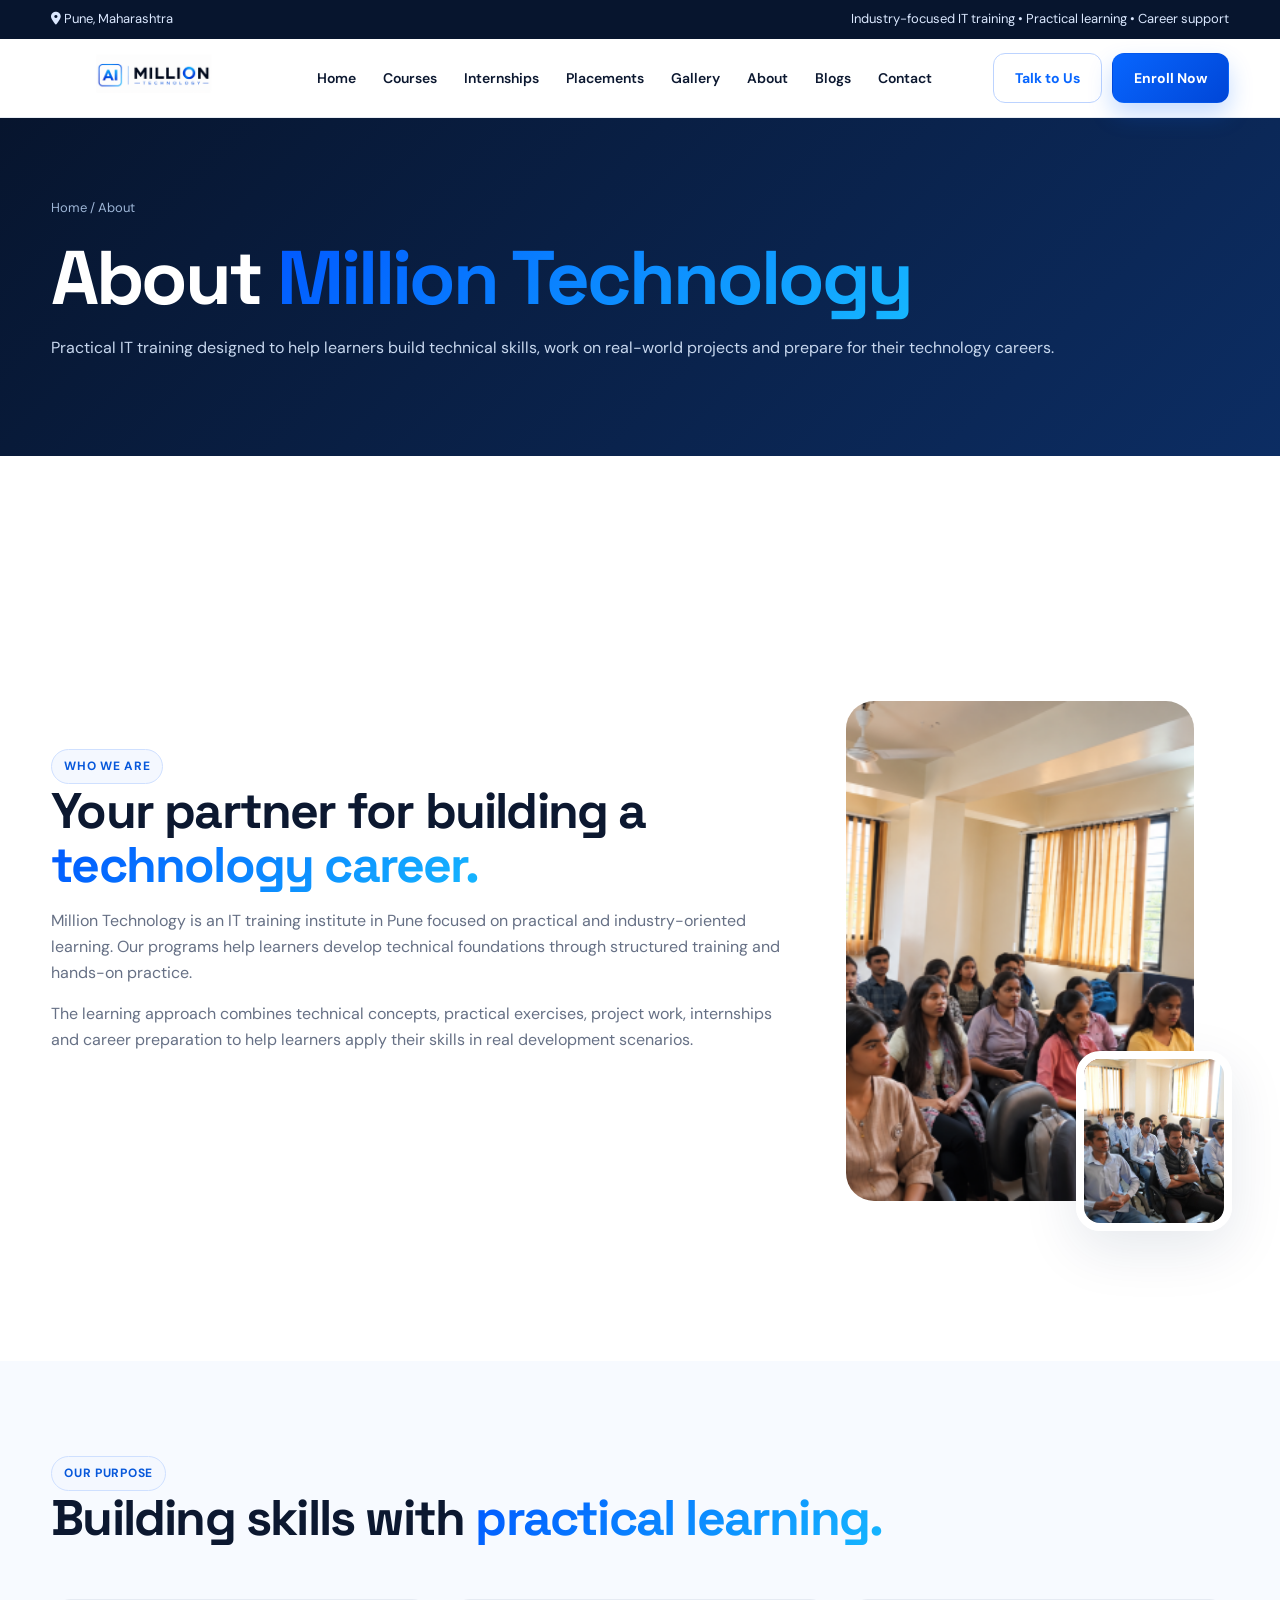
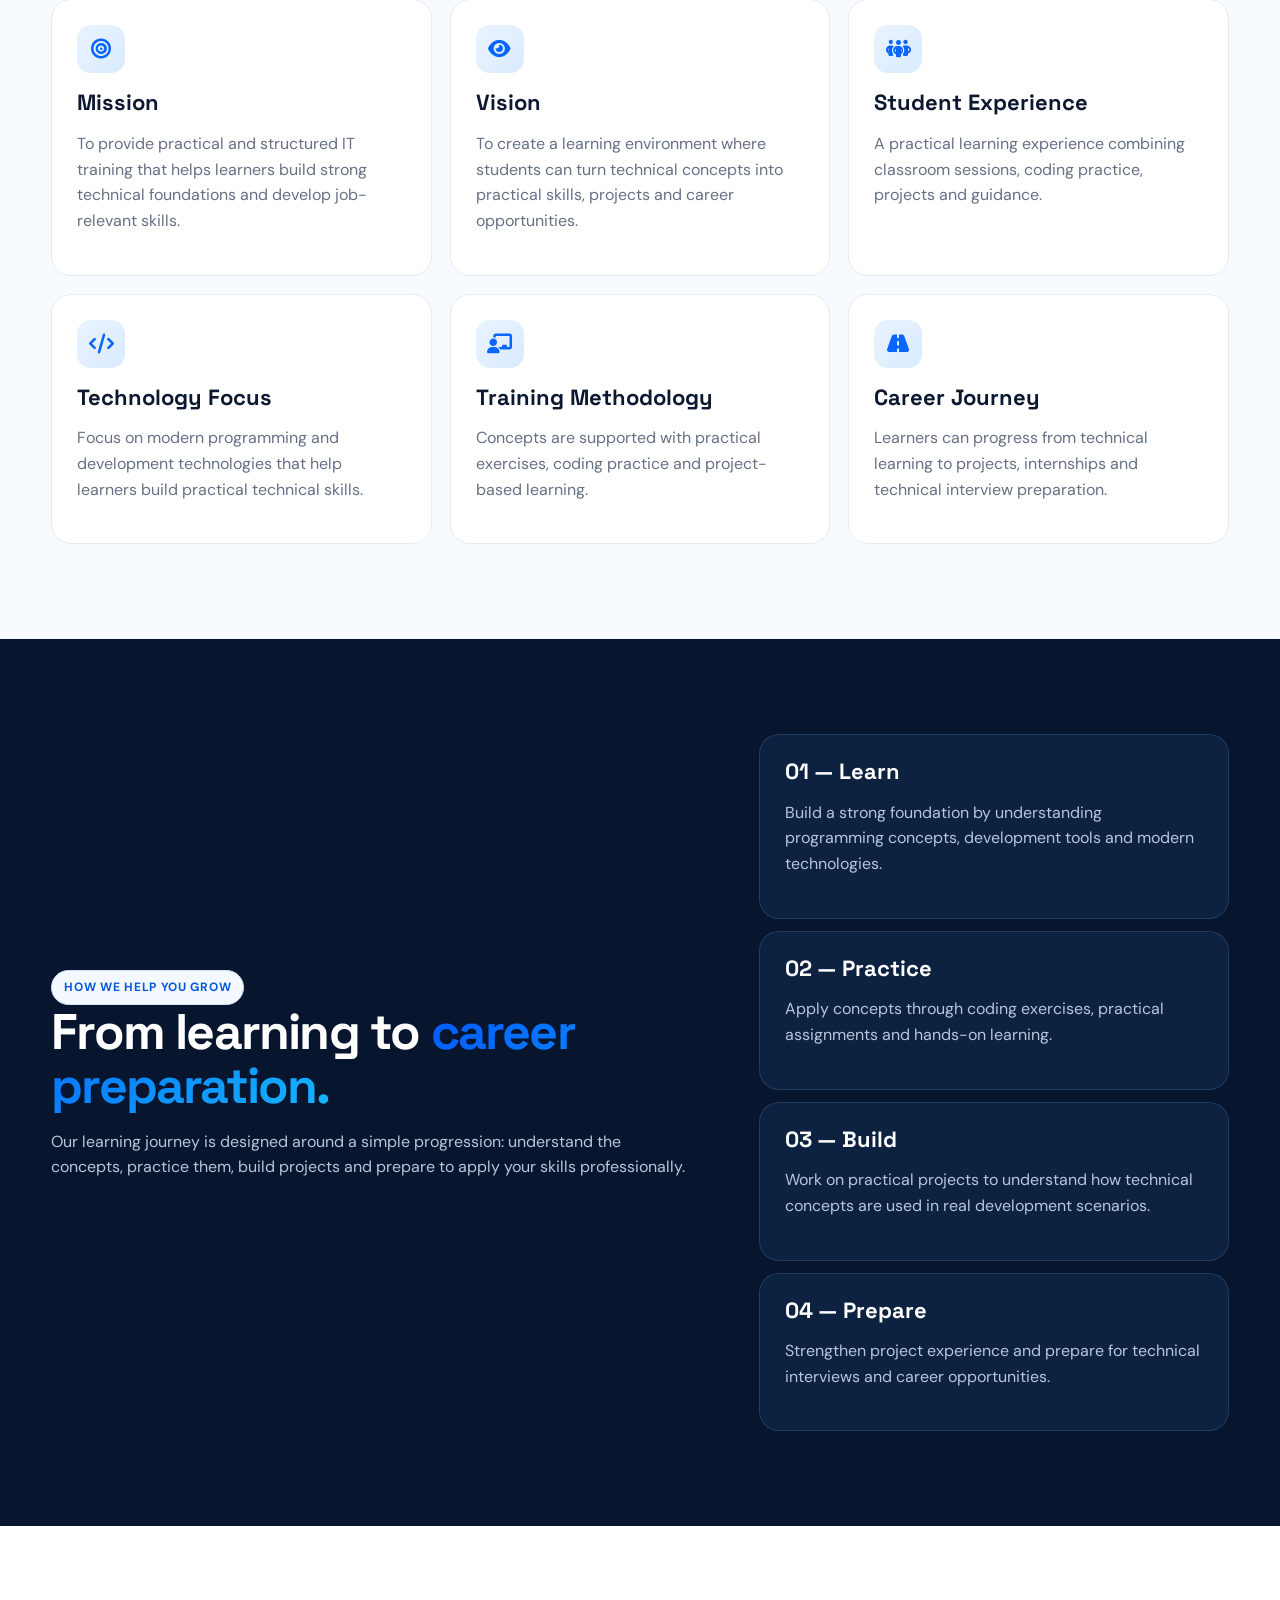
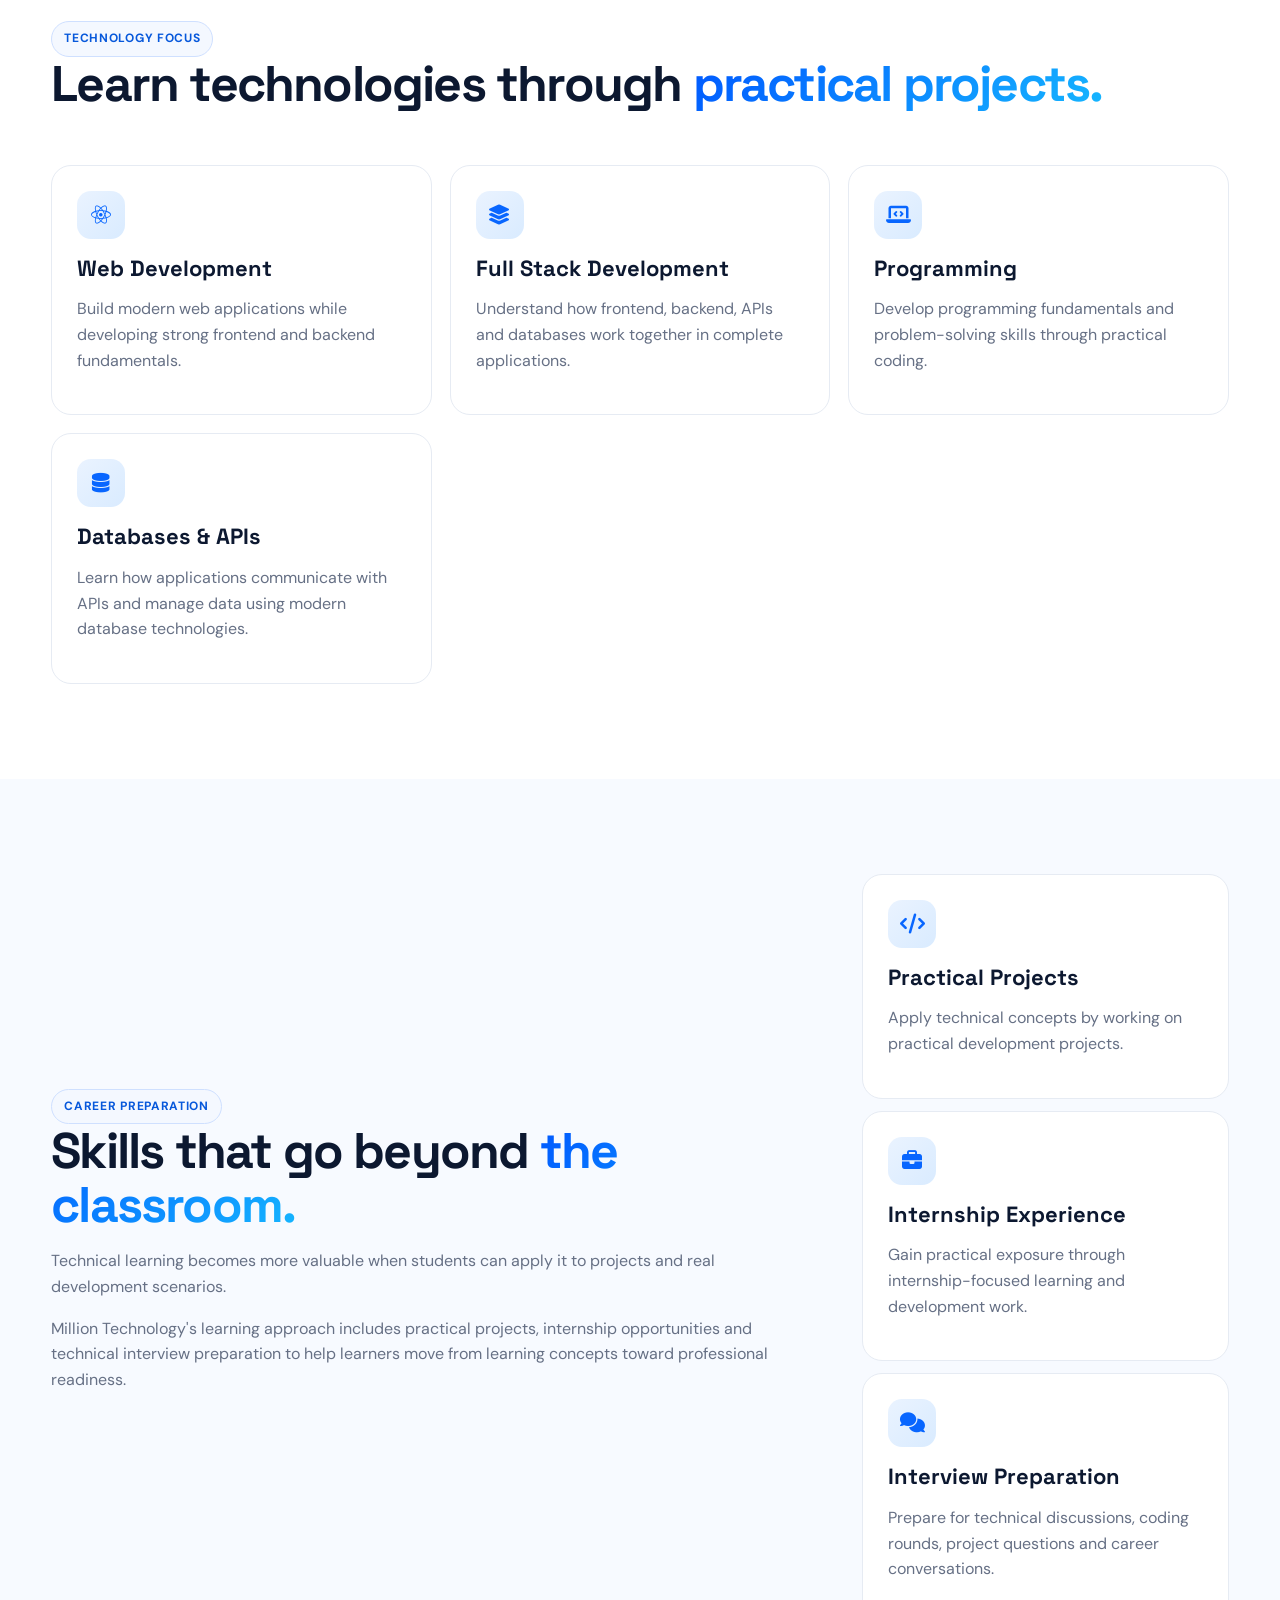
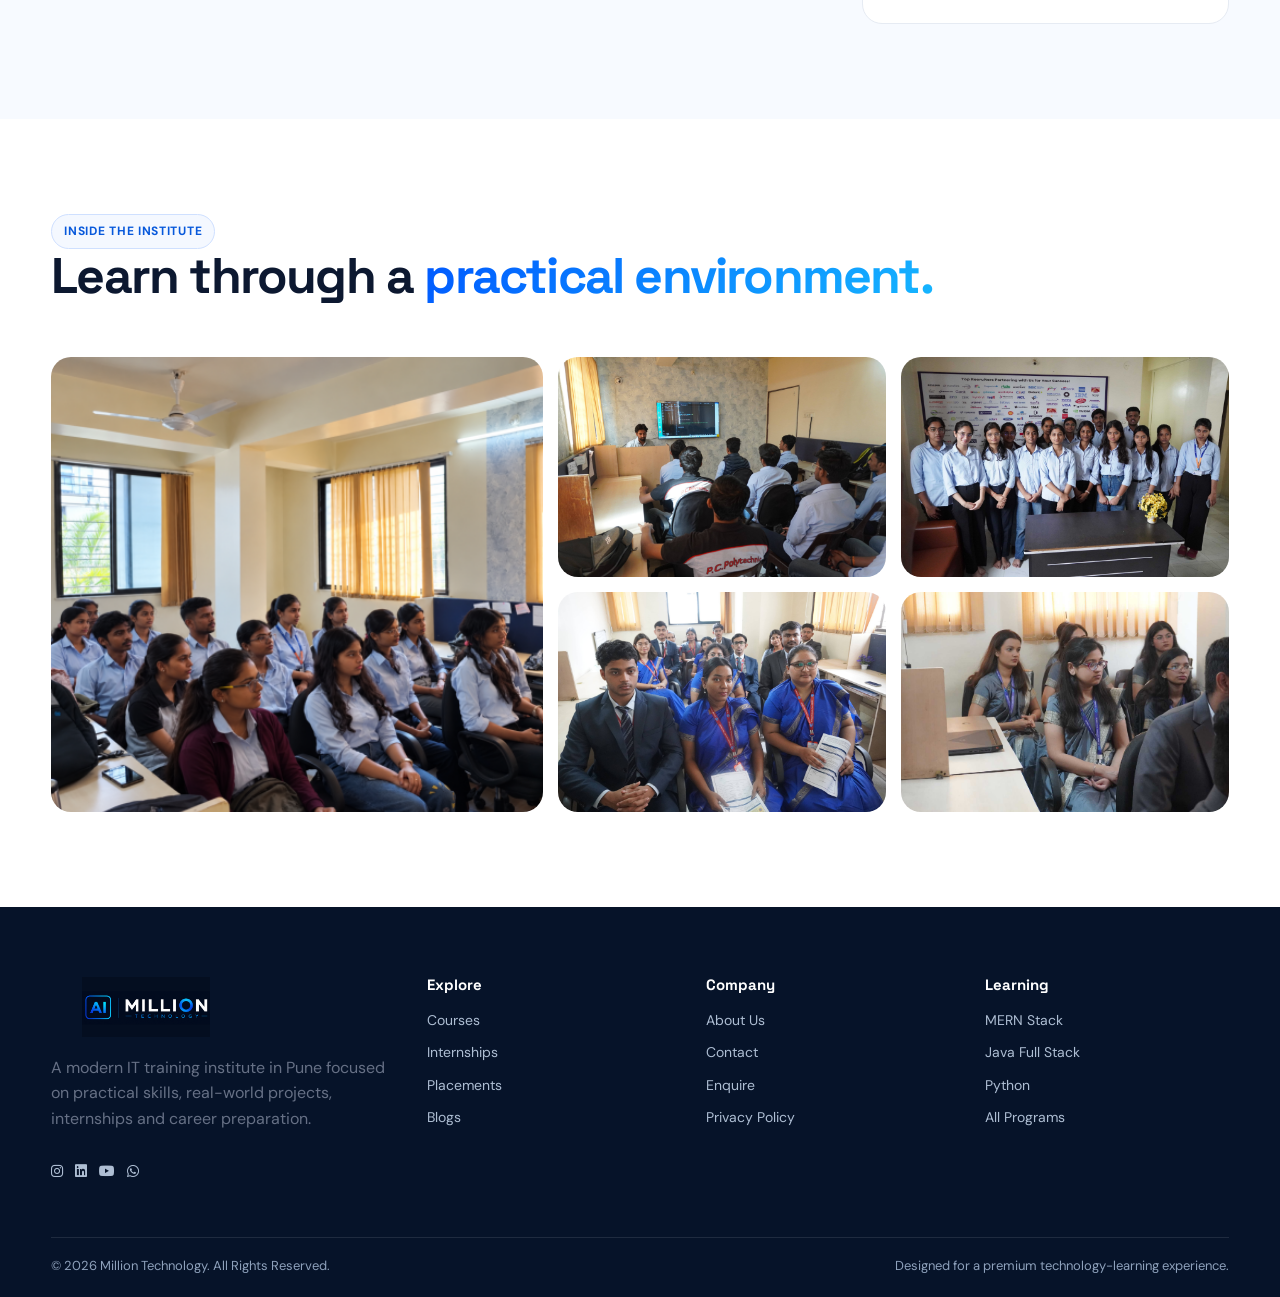
<file: about.html>
<!doctype html>
<html lang="en">

<head>
    <meta charset="utf-8">
    <meta name="viewport" content="width=device-width,initial-scale=1">

    <meta name="description"
        content="Learn about Million Technology, a Pune-based IT training institute focused on practical learning, real-world projects, internships and career preparation.">

    <title>About Us | Million Technology</title>

    <link rel="stylesheet" href="css/style.css">
    <link rel="stylesheet"
        href="https://cdnjs.cloudflare.com/ajax/libs/font-awesome/6.7.2/css/all.min.css">
</head>

<body>

    <!-- ================= TOPBAR ================= -->

    <div class="topbar">
        <div class="container">
            <span>
                <i class="fa-solid fa-location-dot"></i>
                Pune, Maharashtra
            </span>

            <span>
                Industry-focused IT training • Practical learning • Career support
            </span>
        </div>
    </div>


    <!-- ================= NAVBAR ================= -->

    <header class="navbar">

        <div class="container nav-inner">

            <a href="index.html">
                <img class="nav-logo"
                    src="assets/logo/logo-dark.png"
                    alt="Million Technology logo">
            </a>

            <nav class="nav-links">

                <a data-nav="home" href="index.html">Home</a>

                <a data-nav="courses" href="courses.html">
                    Courses
                </a>

                <a data-nav="internships" href="internships.html">
                    Internships
                </a>

                <a data-nav="placements" href="placements.html">
                    Placements
                </a>
                
                <a data-nav="gallery" href="gallery.html">
                    Gallery
                </a>

                <a data-nav="about" href="about.html">
                    About
                </a>

                <a data-nav="blogs" href="blogs.html">
                    Blogs
                </a>

                <a data-nav="contact" href="contact.html">
                    Contact
                </a>

            </nav>

            <div class="nav-actions">

                <a class="btn btn-outline" href="contact.html">
                    Talk to Us
                </a>

                <a class="btn btn-primary" href="contact.html">
                    Enroll Now
                </a>

                <button class="menu-btn" aria-label="Open menu">
                    <i class="fa-solid fa-bars"></i>
                </button>

            </div>

        </div>

        <nav class="mobile-nav">

            <a href="index.html">Home</a>
            <a href="courses.html">Courses</a>
            <a href="internships.html">Internships</a>
            <a href="placements.html">Placements</a>
            <a href="about.html">About</a>
            <a href="blogs.html">Blogs</a>
            <a href="contact.html">Contact</a>

        </nav>

    </header>


    <main>


        <!-- ================= HERO ================= -->

        <section class="page-hero">

            <div class="container">

                <div class="breadcrumb">
                    Home / About
                </div>

                <h1>
                    About
                    <span class="gradient-text">
                        Million Technology
                    </span>
                </h1>

                <p class="muted">
                    Practical IT training designed to help learners build
                    technical skills, work on real-world projects and prepare
                    for their technology careers.
                </p>

            </div>

        </section>


        <!-- ================= WHO WE ARE ================= -->

        <section class="section">

            <div class="container split">

                <div class="reveal">

                    <span class="eyebrow">
                        Who we are
                    </span>

                    <h2>
                        Your partner for building a
                        <span class="gradient-text">
                            technology career.
                        </span>
                    </h2>

                    <p class="muted">
                        Million Technology is an IT training institute in Pune
                        focused on practical and industry-oriented learning.
                        Our programs help learners develop technical
                        foundations through structured training and hands-on
                        practice.
                    </p>

                    <p class="muted">
                        The learning approach combines technical concepts,
                        practical exercises, project work, internships and
                        career preparation to help learners apply their skills
                        in real development scenarios.
                    </p>

                </div>


                <div class="image-stack reveal">

                    <img class="image-main"
                        src="assets/images/learning environment.png"
                        alt="Million Technology classroom">

                    <img class="image-small imgg3"
                        src="assets/images/DSC00189.jpg"
                        alt="Students learning at Million Technology">

                </div>

            </div>

        </section>


        <!-- ================= MISSION & VISION ================= -->

        <section class="section" style="background:#f7faff">

            <div class="container">

                <div class="section-head">

                    <div>

                        <span class="eyebrow">
                            Our purpose
                        </span>

                        <h2>
                            Building skills with
                            <span class="gradient-text">
                                practical learning.
                            </span>
                        </h2>

                    </div>

                </div>


                <div class="feature-grid">


                    <div class="feature reveal">

                        <div class="feature-icon">
                            <i class="fa-solid fa-bullseye"></i>
                        </div>

                        <h3>
                            Mission
                        </h3>

                        <p class="muted">
                            To provide practical and structured IT training
                            that helps learners build strong technical
                            foundations and develop job-relevant skills.
                        </p>

                    </div>


                    <div class="feature reveal">

                        <div class="feature-icon">
                            <i class="fa-solid fa-eye"></i>
                        </div>

                        <h3>
                            Vision
                        </h3>

                        <p class="muted">
                            To create a learning environment where students
                            can turn technical concepts into practical skills,
                            projects and career opportunities.
                        </p>

                    </div>


                    <div class="feature reveal">

                        <div class="feature-icon">
                            <i class="fa-solid fa-people-group"></i>
                        </div>

                        <h3>
                            Student Experience
                        </h3>

                        <p class="muted">
                            A practical learning experience combining
                            classroom sessions, coding practice, projects
                            and guidance.
                        </p>

                    </div>


                    <div class="feature reveal">

                        <div class="feature-icon">
                            <i class="fa-solid fa-code"></i>
                        </div>

                        <h3>
                            Technology Focus
                        </h3>

                        <p class="muted">
                            Focus on modern programming and development
                            technologies that help learners build practical
                            technical skills.
                        </p>

                    </div>


                    <div class="feature reveal">

                        <div class="feature-icon">
                            <i class="fa-solid fa-chalkboard-user"></i>
                        </div>

                        <h3>
                            Training Methodology
                        </h3>

                        <p class="muted">
                            Concepts are supported with practical exercises,
                            coding practice and project-based learning.
                        </p>

                    </div>


                    <div class="feature reveal">

                        <div class="feature-icon">
                            <i class="fa-solid fa-road"></i>
                        </div>

                        <h3>
                            Career Journey
                        </h3>

                        <p class="muted">
                            Learners can progress from technical learning to
                            projects, internships and technical interview
                            preparation.
                        </p>

                    </div>

                </div>

            </div>

        </section>


        <!-- ================= HOW WE HELP YOU GROW ================= -->

        <section class="section dark-section">

            <div class="container">

                <div class="split">

                    <div class="reveal">

                        <span class="eyebrow">
                            How we help you grow
                        </span>

                        <h2>
                            From learning to
                            <span class="gradient-text">
                                career preparation.
                            </span>
                        </h2>

                        <p class="muted">
                            Our learning journey is designed around a simple
                            progression: understand the concepts, practice
                            them, build projects and prepare to apply your
                            skills professionally.
                        </p>

                    </div>


                    <div class="reveal">


                        <div class="feature dark-card">

                            <h3>
                                01 — Learn
                            </h3>

                            <p class="muted">
                                Build a strong foundation by understanding
                                programming concepts, development tools and
                                modern technologies.
                            </p>

                        </div>


                        <div class="feature dark-card"
                            style="margin-top:12px">

                            <h3>
                                02 — Practice
                            </h3>

                            <p class="muted">
                                Apply concepts through coding exercises,
                                practical assignments and hands-on learning.
                            </p>

                        </div>


                        <div class="feature dark-card"
                            style="margin-top:12px">

                            <h3>
                                03 — Build
                            </h3>

                            <p class="muted">
                                Work on practical projects to understand how
                                technical concepts are used in real
                                development scenarios.
                            </p>

                        </div>


                        <div class="feature dark-card"
                            style="margin-top:12px">

                            <h3>
                                04 — Prepare
                            </h3>

                            <p class="muted">
                                Strengthen project experience and prepare for
                                technical interviews and career opportunities.
                            </p>

                        </div>

                    </div>

                </div>

            </div>

        </section>


        <!-- ================= TECHNOLOGY FOCUS ================= -->

        <section class="section">

            <div class="container">

                <div class="section-head">

                    <div>

                        <span class="eyebrow">
                            Technology focus
                        </span>

                        <h2>
                            Learn technologies through
                            <span class="gradient-text">
                                practical projects.
                            </span>
                        </h2>

                    </div>

                </div>


                <div class="feature-grid">


                    <div class="feature reveal">

                        <div class="feature-icon">
                            <i class="fa-brands fa-react"></i>
                        </div>

                        <h3>
                            Web Development
                        </h3>

                        <p class="muted">
                            Build modern web applications while developing
                            strong frontend and backend fundamentals.
                        </p>

                    </div>


                    <div class="feature reveal">

                        <div class="feature-icon">
                            <i class="fa-solid fa-layer-group"></i>
                        </div>

                        <h3>
                            Full Stack Development
                        </h3>

                        <p class="muted">
                            Understand how frontend, backend, APIs and
                            databases work together in complete applications.
                        </p>

                    </div>


                    <div class="feature reveal">

                        <div class="feature-icon">
                            <i class="fa-solid fa-laptop-code"></i>
                        </div>

                        <h3>
                            Programming
                        </h3>

                        <p class="muted">
                            Develop programming fundamentals and problem-solving
                            skills through practical coding.
                        </p>

                    </div>


                    <div class="feature reveal">

                        <div class="feature-icon">
                            <i class="fa-solid fa-database"></i>
                        </div>

                        <h3>
                            Databases & APIs
                        </h3>

                        <p class="muted">
                            Learn how applications communicate with APIs and
                            manage data using modern database technologies.
                        </p>

                    </div>


                </div>

            </div>

        </section>


        <!-- ================= CAREER PREPARATION ================= -->

        <section class="section" style="background:#f7faff">

            <div class="container split">

                <div class="reveal">

                    <span class="eyebrow">
                        Career preparation
                    </span>

                    <h2>
                        Skills that go beyond
                        <span class="gradient-text">
                            the classroom.
                        </span>
                    </h2>

                    <p class="muted">
                        Technical learning becomes more valuable when students
                        can apply it to projects and real development scenarios.
                    </p>

                    <p class="muted">
                        Million Technology's learning approach includes
                        practical projects, internship opportunities and
                        technical interview preparation to help learners move
                        from learning concepts toward professional readiness.
                    </p>

                </div>


                <div class="reveal">

                    <div class="feature">

                        <div class="feature-icon">
                            <i class="fa-solid fa-code"></i>
                        </div>

                        <h3>
                            Practical Projects
                        </h3>

                        <p class="muted">
                            Apply technical concepts by working on practical
                            development projects.
                        </p>

                    </div>


                    <div class="feature"
                        style="margin-top:12px">

                        <div class="feature-icon">
                            <i class="fa-solid fa-briefcase"></i>
                        </div>

                        <h3>
                            Internship Experience
                        </h3>

                        <p class="muted">
                            Gain practical exposure through internship-focused
                            learning and development work.
                        </p>

                    </div>


                    <div class="feature"
                        style="margin-top:12px">

                        <div class="feature-icon">
                            <i class="fa-solid fa-comments"></i>
                        </div>

                        <h3>
                            Interview Preparation
                        </h3>

                        <p class="muted">
                            Prepare for technical discussions, coding rounds,
                            project questions and career conversations.
                        </p>

                    </div>

                </div>

            </div>

        </section>


        <!-- ================= INSIDE THE INSTITUTE ================= -->

        <section class="section">

            <div class="container">

                <div class="section-head">

                    <div>

                        <span class="eyebrow">
                            Inside the institute
                        </span>

                        <h2>
                            Learn through a
                            <span class="gradient-text">
                                practical environment.
                            </span>
                        </h2>

                    </div>

                </div>


                <div class="photo-grid">

                    <img src="assets/images/DSC01.png"
                        alt="Million Technology classroom">

                    <img src="assets/images/DSC00194.jpg"
                        alt="Students learning at Million Technology">

                    <img src="assets/images/DSC00163.jpg"
                        alt="IT training classroom at Million Technology">

                    <img src="assets/images/DSC00381.jpg"
                        alt="Million Technology internship training">

                    <img src="assets/images/DSC03608.jpg"
                        alt="Practical learning lab at Million Technology">

                </div>

            </div>

        </section>

    </main>


    <!-- ================= FOOTER ================= -->

    <footer class="footer">

        <div class="container">

            <div class="footer-grid">


                <div>

                    <img class="footer-logo"
                        src="assets/logo/logo-light.png"
                        alt="Million Technology logo">

                    <p class="muted">
                        A modern IT training institute in Pune focused on
                        practical skills, real-world projects, internships
                        and career preparation.
                    </p>

                    <div style="display:flex;gap:12px;margin-top:18px">

                        <a href="#">
                            <i class="fa-brands fa-instagram"></i>
                        </a>

                        <a href="#">
                            <i class="fa-brands fa-linkedin"></i>
                        </a>

                        <a href="#">
                            <i class="fa-brands fa-youtube"></i>
                        </a>

                        <a href="#">
                            <i class="fa-brands fa-whatsapp"></i>
                        </a>

                    </div>

                </div>


                <div>

                    <h4>Explore</h4>

                    <a href="courses.html">Courses</a>
                    <a href="internships.html">Internships</a>
                    <a href="placements.html">Placements</a>
                    <a href="blogs.html">Blogs</a>

                </div>


                <div>

                    <h4>Company</h4>

                    <a href="about.html">About Us</a>
                    <a href="contact.html">Contact</a>
                    <a href="contact.html">Enquire</a>
                    <a href="#">Privacy Policy</a>

                </div>


                <div>

                    <h4>Learning</h4>

                    <a href="course-details.html?course=Full%20Stack%20Web%20Development%20(MERN)">
                        MERN Stack
                    </a>

                    <a href="course-details.html?course=Java%20Full%20Stack">
                        Java Full Stack
                    </a>

                    <a href="course-details.html?course=Python%20Programming">
                        Python
                    </a>

                    <a href="course-details.html">
                        All Programs
                    </a>

                </div>

            </div>


            <div class="footer-bottom">

                <span>
                    © <span data-year></span>
                    Million Technology. All Rights Reserved.
                </span>

                <span>
                    Designed for a premium technology-learning experience.
                </span>

            </div>

        </div>

    </footer>


    <script src="js/main.js"></script>

</body>

</html>
</file>
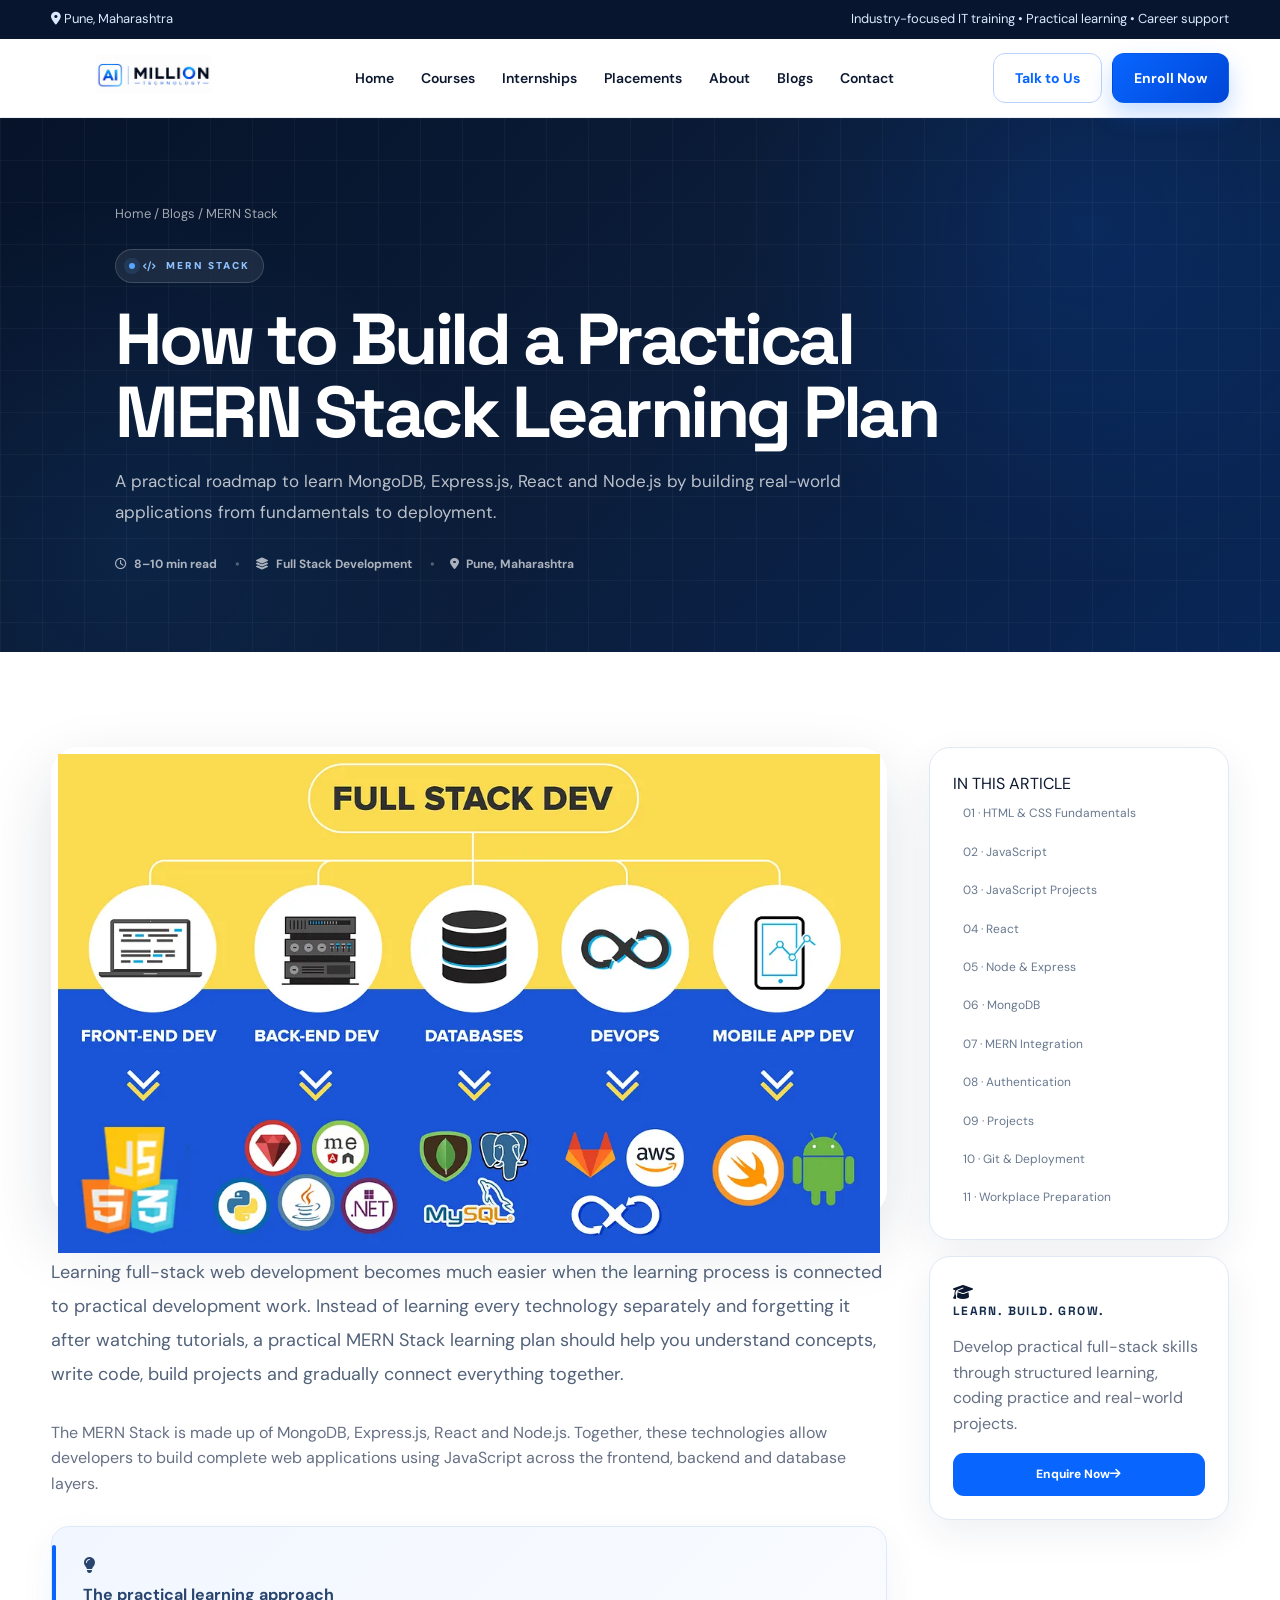
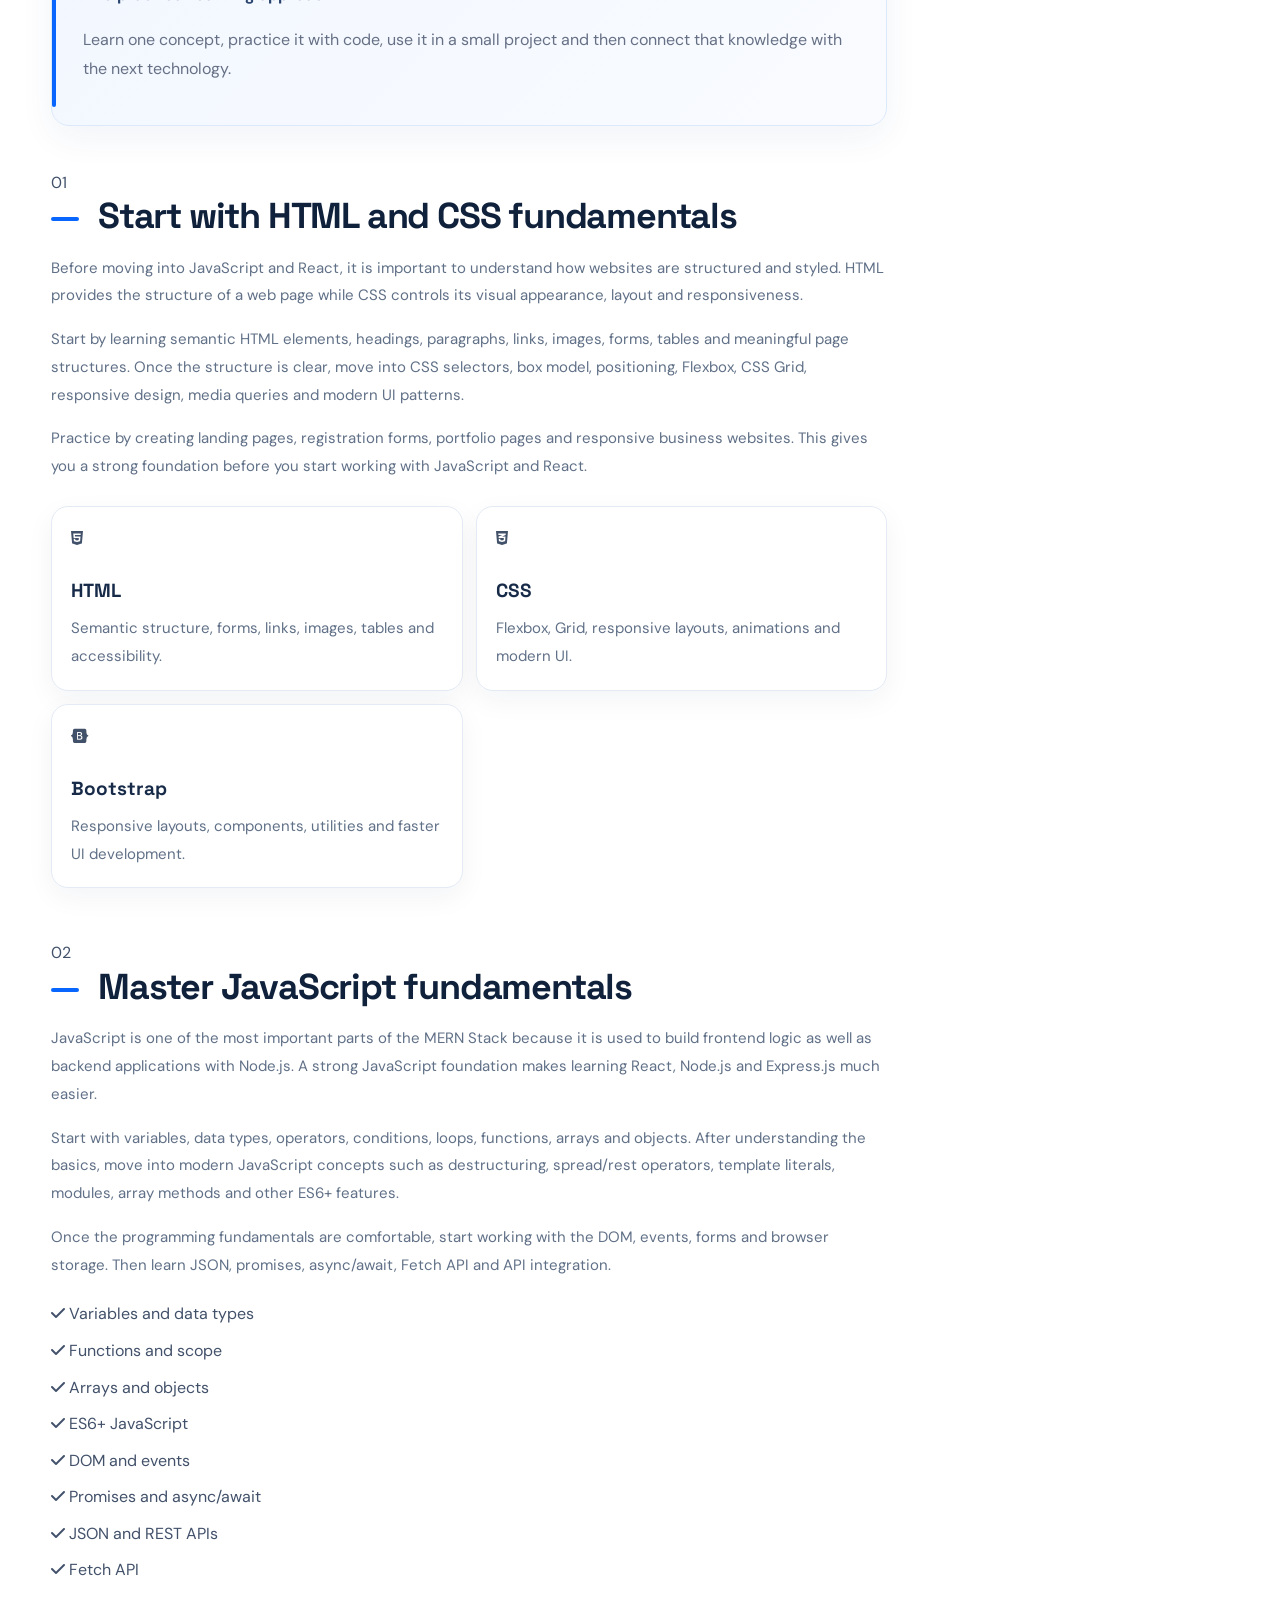
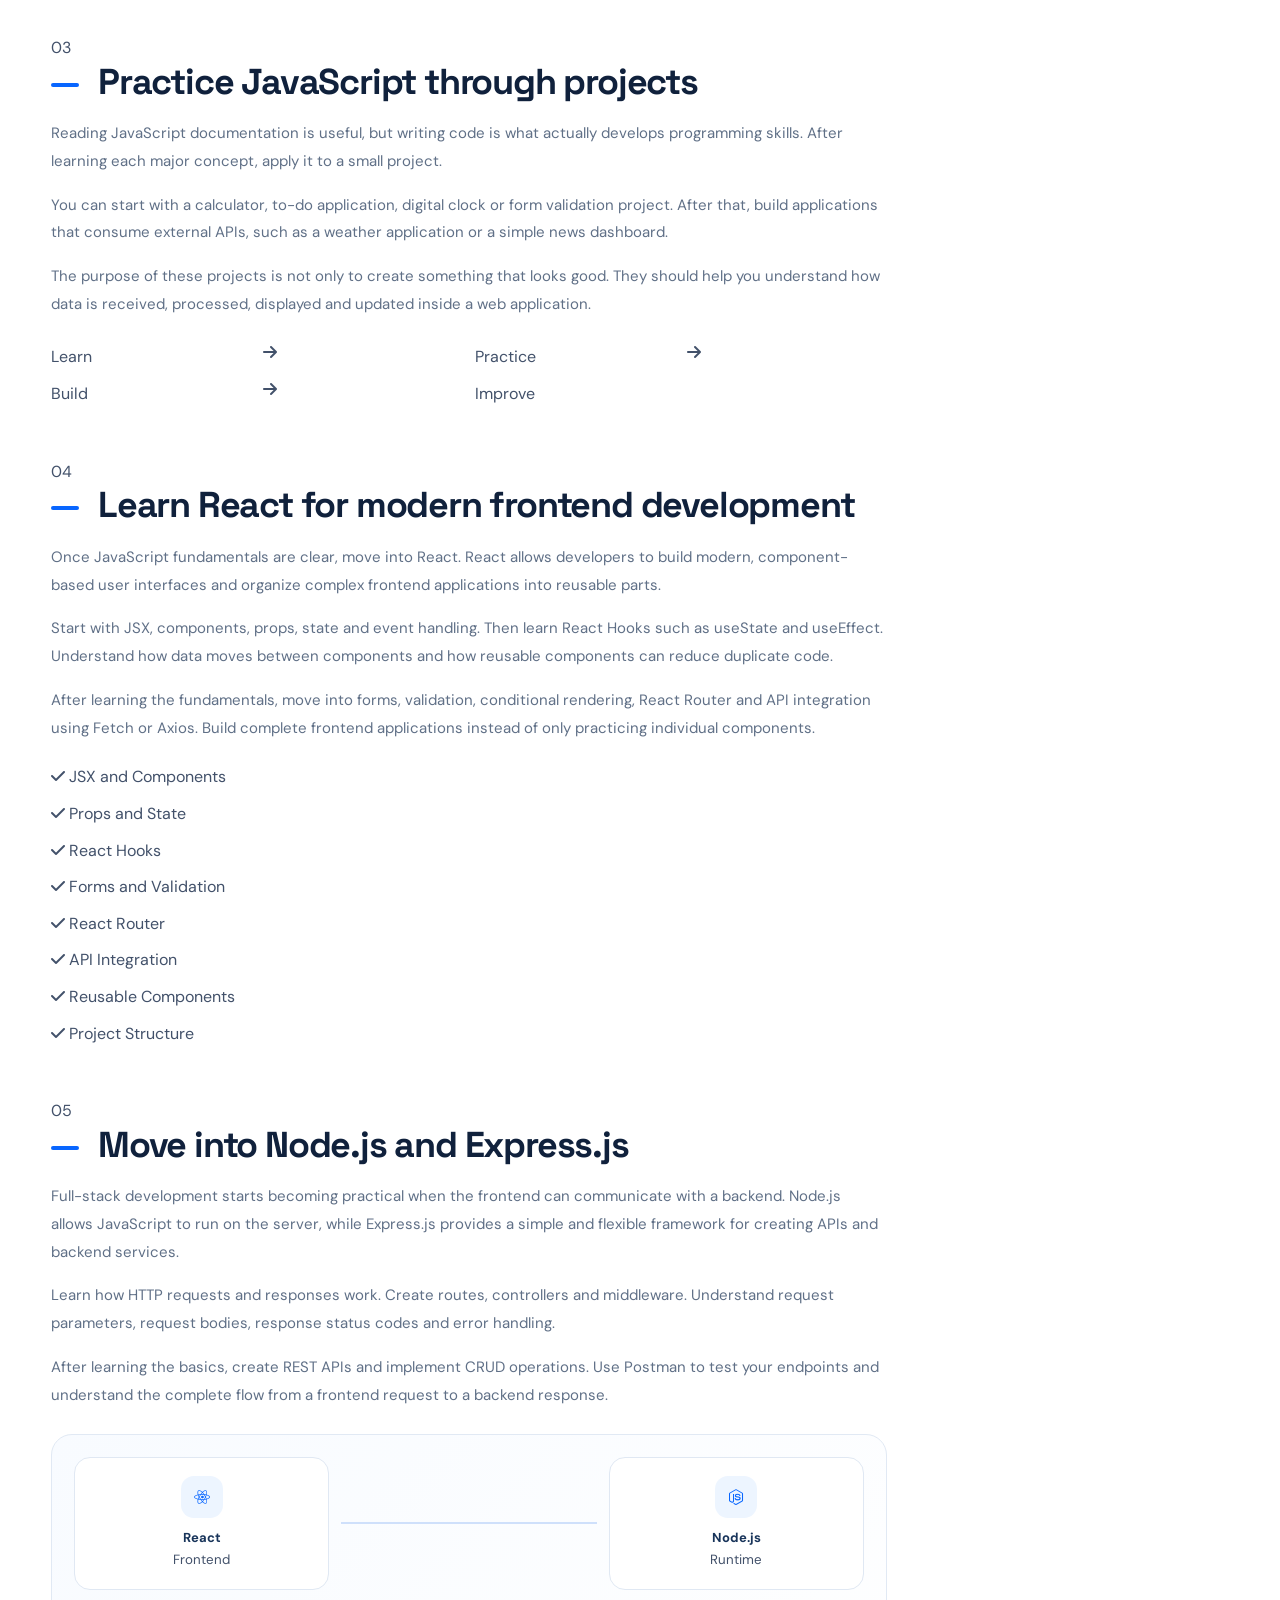
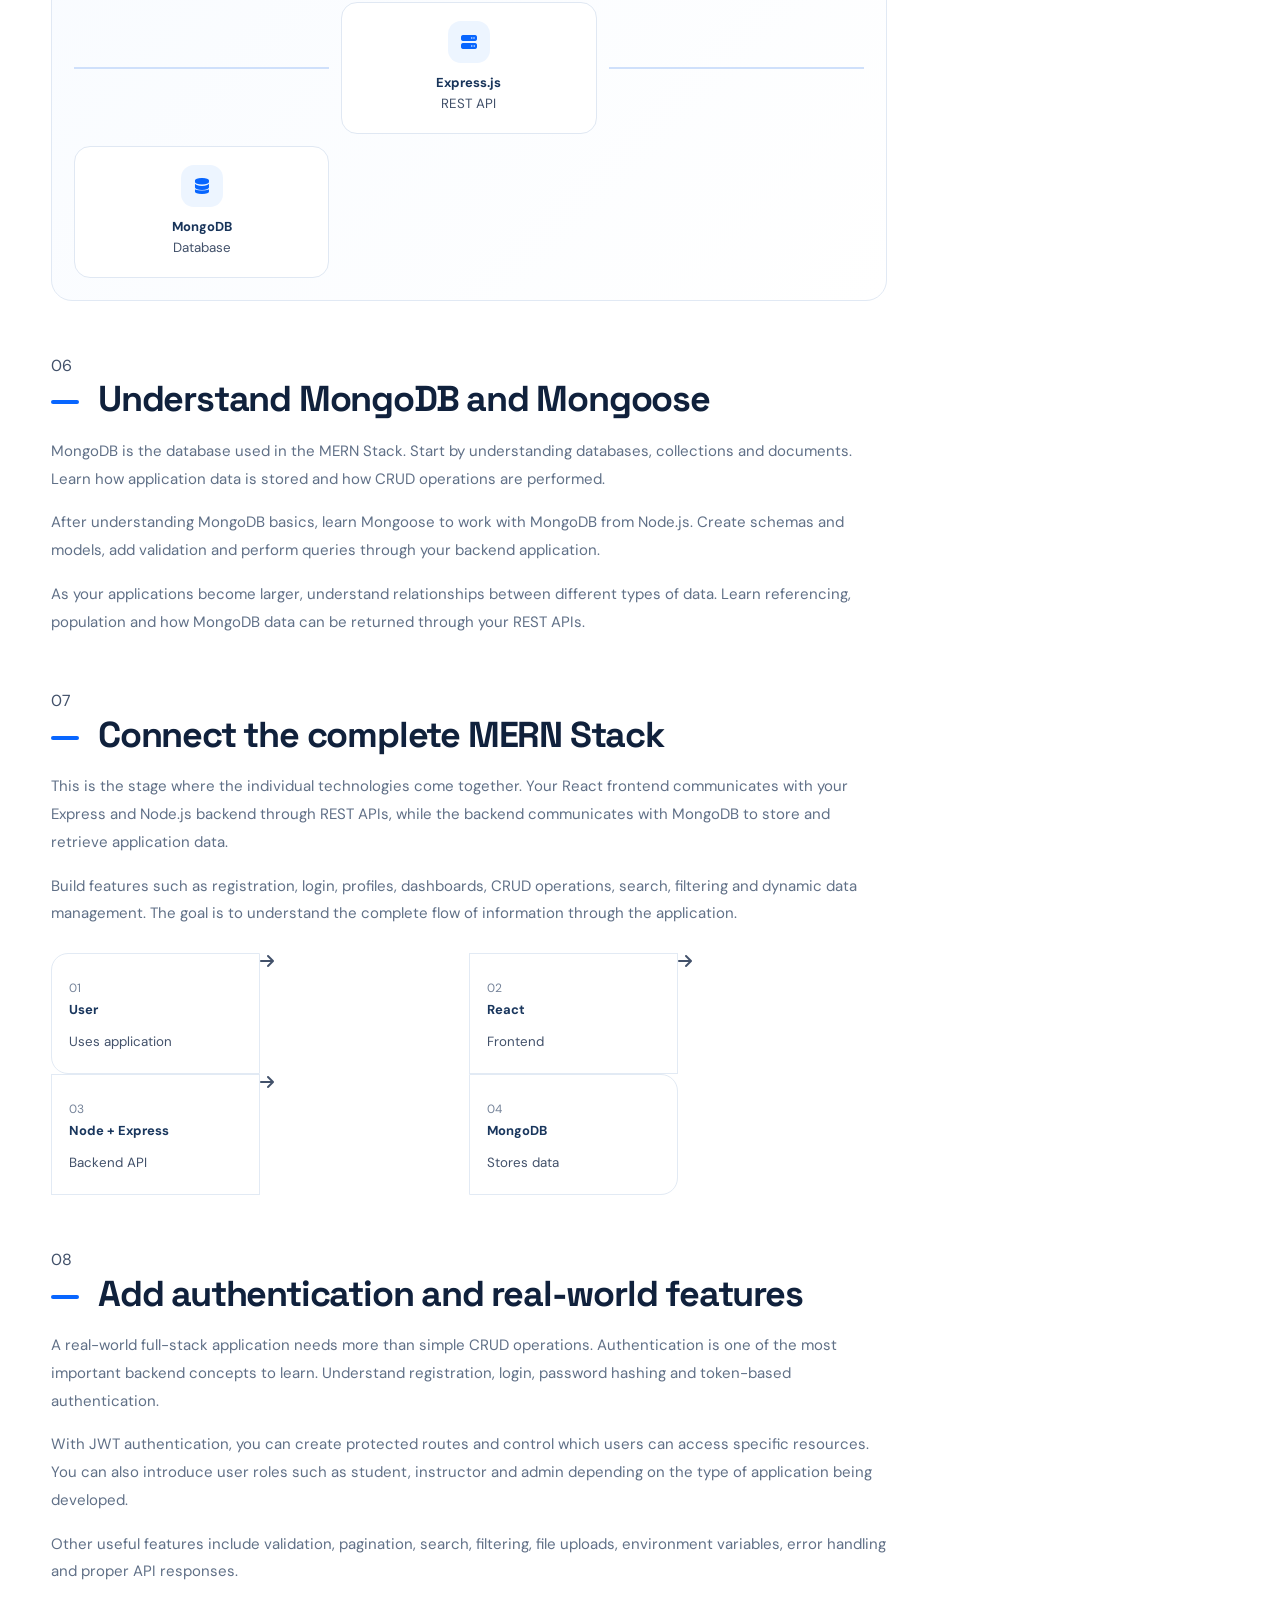
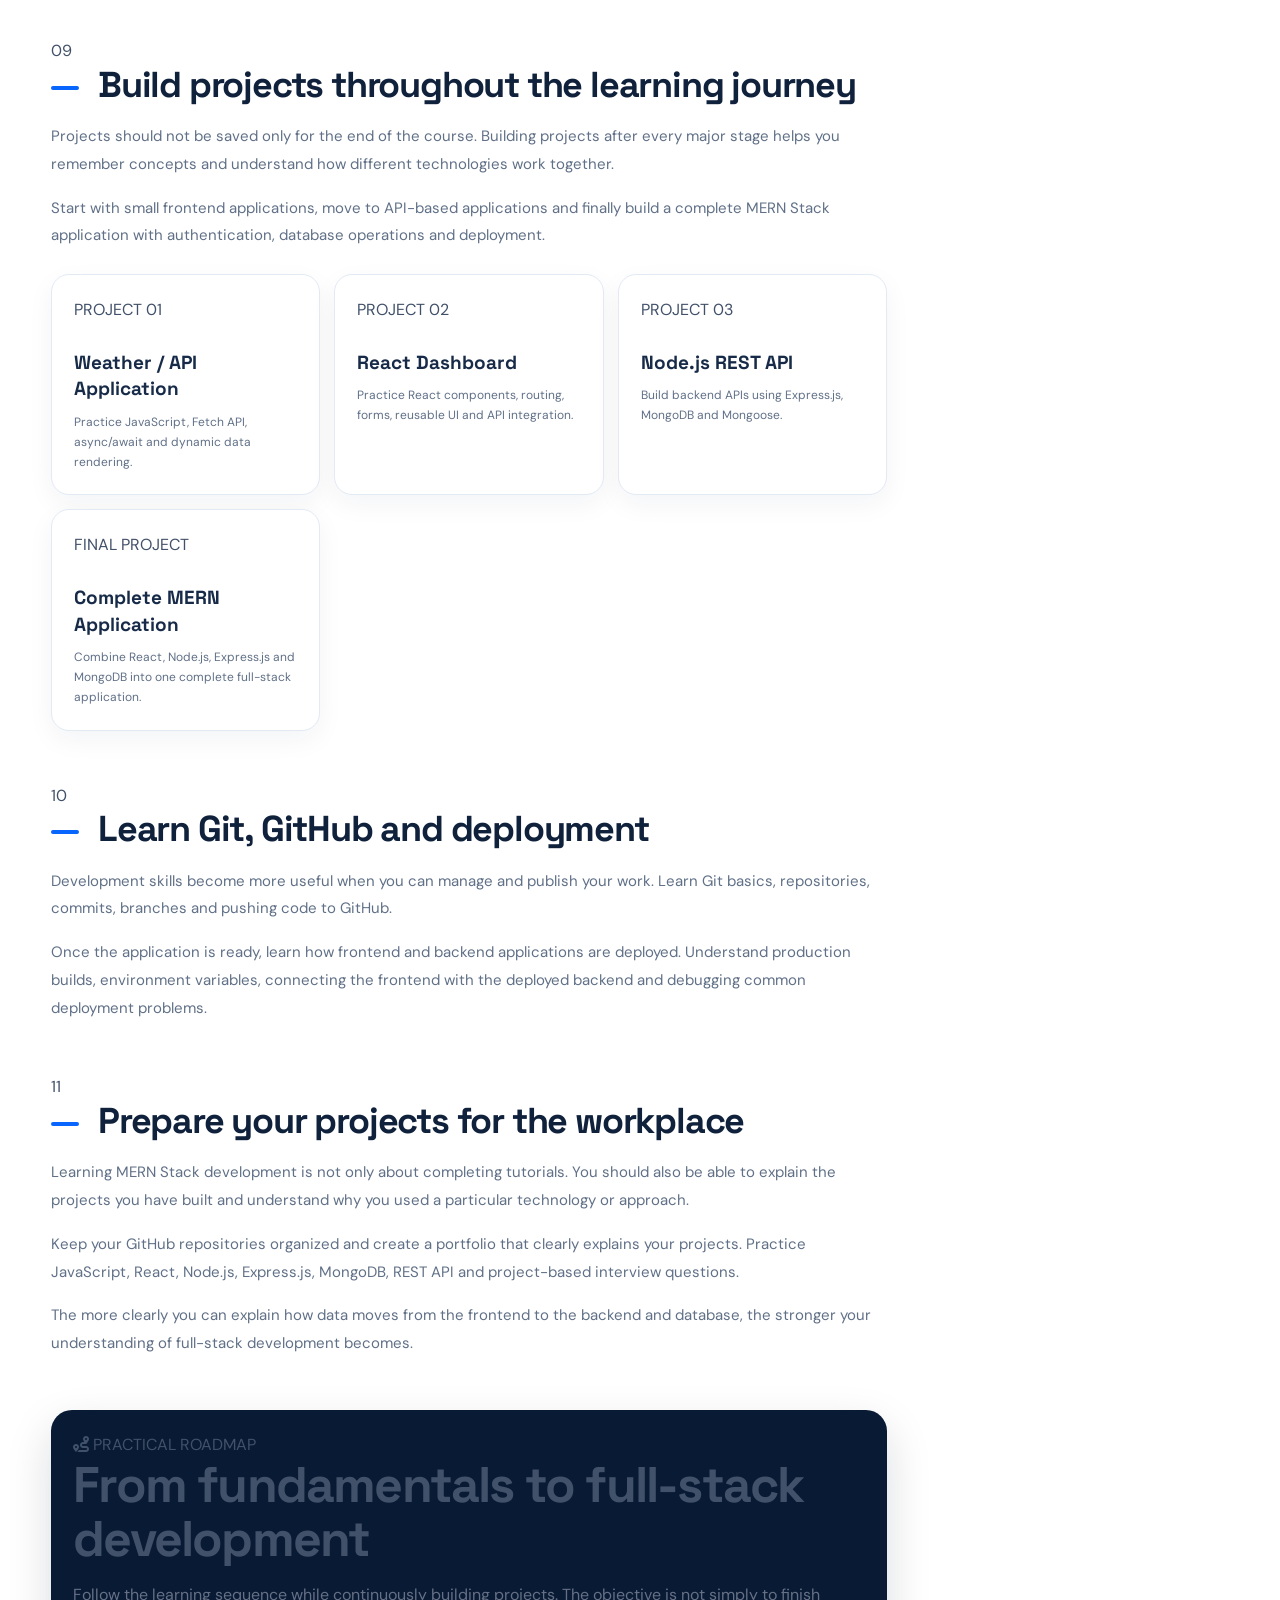
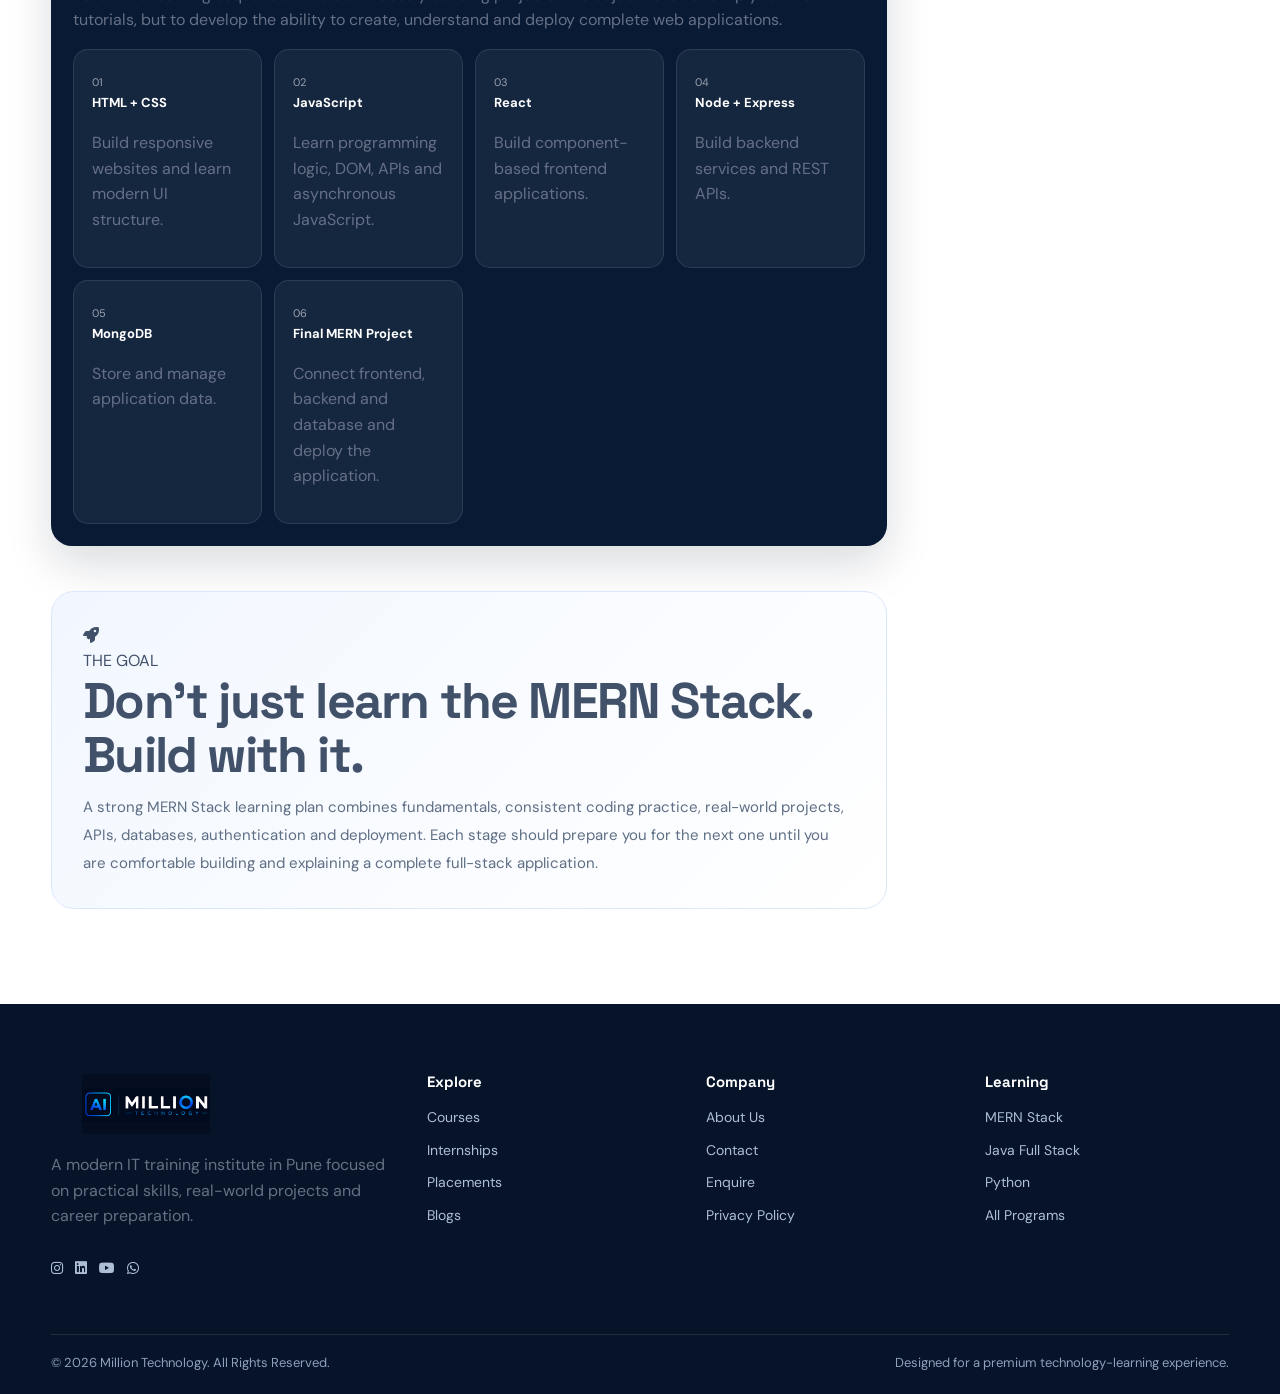
<file: blog-details.html>
<!doctype html>
<html lang="en">

<head>
    <meta charset="utf-8">
    <meta name="viewport" content="width=device-width,initial-scale=1">

    <meta name="description"
        content="Learn how to build a practical MERN Stack learning plan covering HTML, CSS, JavaScript, React, Node.js, Express.js, MongoDB, authentication, projects and deployment.">

    <title>How to Build a Practical MERN Stack Learning Plan | Million Technology</title>

    <link rel="stylesheet" href="css/style.css">

    <link rel="stylesheet"
        href="https://cdnjs.cloudflare.com/ajax/libs/font-awesome/6.7.2/css/all.min.css">
</head>

<body>

    <!-- TOPBAR -->

    <div class="topbar">

        <div class="container">

            <span>
                <i class="fa-solid fa-location-dot"></i>
                Pune, Maharashtra
            </span>

            <span>
                Industry-focused IT training • Practical learning • Career support
            </span>

        </div>

    </div>


    <!-- NAVBAR -->

    <header class="navbar">

        <div class="container nav-inner">

            <a href="index.html">

                <img
                    class="nav-logo"
                    src="assets/logo/logo-dark.png"
                    alt="Million Technology logo">

            </a>

            <nav class="nav-links">

                <a data-nav="home" href="index.html">
                    Home
                </a>

                <a data-nav="courses" href="courses.html">
                    Courses
                </a>

                <a data-nav="internships" href="internships.html">
                    Internships
                </a>

                <a data-nav="placements" href="placements.html">
                    Placements
                </a>

                <a data-nav="about" href="about.html">
                    About
                </a>

                <a data-nav="blogs" href="blogs.html">
                    Blogs
                </a>

                <a data-nav="contact" href="contact.html">
                    Contact
                </a>

            </nav>

            <div class="nav-actions">

                <a class="btn btn-outline" href="contact.html">
                    Talk to Us
                </a>

                <a class="btn btn-primary" href="contact.html">
                    Enroll Now
                </a>

                <button
                    class="menu-btn"
                    aria-label="Open menu">

                    <i class="fa-solid fa-bars"></i>

                </button>

            </div>

        </div>


        <nav class="mobile-nav">

            <a href="index.html">
                Home
            </a>

            <a href="courses.html">
                Courses
            </a>

            <a href="internships.html">
                Internships
            </a>

            <a href="placements.html">
                Placements
            </a>

            <a href="about.html">
                About
            </a>

            <a href="blogs.html">
                Blogs
            </a>

            <a href="contact.html">
                Contact
            </a>

        </nav>

    </header>


    <!-- MAIN -->

    <main>


        <!-- BLOG HERO -->

        <section class="page-hero">

            <div class="container">

                <div class="breadcrumb">
                    Home / Blogs / MERN Stack
                </div>

                <span class="blog-category">
                    <i class="fa-solid fa-code"></i>
                    MERN STACK
                </span>

                <h1>
                    How to Build a Practical MERN Stack Learning Plan
                </h1>

                <p class="muted">
                    A practical roadmap to learn MongoDB, Express.js,
                    React and Node.js by building real-world applications
                    from fundamentals to deployment.
                </p>

                <div class="blog-meta">

                    <span>
                        <i class="fa-regular fa-clock"></i>
                        8–10 min read
                    </span>

                    <span>
                        <i class="fa-solid fa-layer-group"></i>
                        Full Stack Development
                    </span>

                    <span>
                        <i class="fa-solid fa-location-dot"></i>
                        Pune, Maharashtra
                    </span>

                </div>

            </div>

        </section>


        <!-- BLOG CONTENT -->

        <section class="section">

            <div class="container blog-layout">


                <!-- ARTICLE -->

                <article class="blog-article">


                    <!-- FEATURED IMAGE -->

                    <div class="blog-featured-image">

                        <img
                            src="assets/images/blog1.png"
                            alt="Practical MERN Stack learning plan">

                    </div>


                    <!-- INTRODUCTION -->

                    <p class="article-intro">

                        Learning full-stack web development becomes much easier
                        when the learning process is connected to practical
                        development work. Instead of learning every technology
                        separately and forgetting it after watching tutorials,
                        a practical MERN Stack learning plan should help you
                        understand concepts, write code, build projects and
                        gradually connect everything together.

                    </p>


                    <p class="muted">

                        The MERN Stack is made up of MongoDB, Express.js,
                        React and Node.js. Together, these technologies allow
                        developers to build complete web applications using
                        JavaScript across the frontend, backend and database
                        layers.

                    </p>


                    <!-- PRACTICAL APPROACH -->

                    <div class="article-highlight">

                        <div class="highlight-icon">
                            <i class="fa-solid fa-lightbulb"></i>
                        </div>

                        <div>

                            <strong>
                                The practical learning approach
                            </strong>

                            <p class="muted">

                                Learn one concept, practice it with code,
                                use it in a small project and then connect
                                that knowledge with the next technology.

                            </p>

                        </div>

                    </div>


                    <!-- SECTION 01 -->

                    <section class="article-block" id="fundamentals">

                        <span class="section-number">
                            01
                        </span>

                        <h2>
                            Start with HTML and CSS fundamentals
                        </h2>

                        <p class="muted">

                            Before moving into JavaScript and React, it is
                            important to understand how websites are structured
                            and styled. HTML provides the structure of a web
                            page while CSS controls its visual appearance,
                            layout and responsiveness.

                        </p>

                        <p class="muted">

                            Start by learning semantic HTML elements, headings,
                            paragraphs, links, images, forms, tables and
                            meaningful page structures. Once the structure is
                            clear, move into CSS selectors, box model,
                            positioning, Flexbox, CSS Grid, responsive design,
                            media queries and modern UI patterns.

                        </p>

                        <p class="muted">

                            Practice by creating landing pages, registration
                            forms, portfolio pages and responsive business
                            websites. This gives you a strong foundation before
                            you start working with JavaScript and React.

                        </p>


                        <div class="topic-grid">

                            <div class="topic-card">

                                <i class="fa-brands fa-html5"></i>

                                <h3>
                                    HTML
                                </h3>

                                <p class="muted">
                                    Semantic structure, forms, links,
                                    images, tables and accessibility.
                                </p>

                            </div>


                            <div class="topic-card">

                                <i class="fa-brands fa-css3-alt"></i>

                                <h3>
                                    CSS
                                </h3>

                                <p class="muted">
                                    Flexbox, Grid, responsive layouts,
                                    animations and modern UI.
                                </p>

                            </div>


                            <div class="topic-card">

                                <i class="fa-brands fa-bootstrap"></i>

                                <h3>
                                    Bootstrap
                                </h3>

                                <p class="muted">
                                    Responsive layouts, components,
                                    utilities and faster UI development.
                                </p>

                            </div>

                        </div>

                    </section>


                    <!-- SECTION 02 -->

                    <section class="article-block" id="javascript">

                        <span class="section-number">
                            02
                        </span>

                        <h2>
                            Master JavaScript fundamentals
                        </h2>

                        <p class="muted">

                            JavaScript is one of the most important parts of
                            the MERN Stack because it is used to build frontend
                            logic as well as backend applications with Node.js.
                            A strong JavaScript foundation makes learning React,
                            Node.js and Express.js much easier.

                        </p>

                        <p class="muted">

                            Start with variables, data types, operators,
                            conditions, loops, functions, arrays and objects.
                            After understanding the basics, move into modern
                            JavaScript concepts such as destructuring,
                            spread/rest operators, template literals,
                            modules, array methods and other ES6+ features.

                        </p>

                        <p class="muted">

                            Once the programming fundamentals are comfortable,
                            start working with the DOM, events, forms and
                            browser storage. Then learn JSON, promises,
                            async/await, Fetch API and API integration.

                        </p>


                        <div class="feature-list">

                            <div>
                                <i class="fa-solid fa-check"></i>
                                Variables and data types
                            </div>

                            <div>
                                <i class="fa-solid fa-check"></i>
                                Functions and scope
                            </div>

                            <div>
                                <i class="fa-solid fa-check"></i>
                                Arrays and objects
                            </div>

                            <div>
                                <i class="fa-solid fa-check"></i>
                                ES6+ JavaScript
                            </div>

                            <div>
                                <i class="fa-solid fa-check"></i>
                                DOM and events
                            </div>

                            <div>
                                <i class="fa-solid fa-check"></i>
                                Promises and async/await
                            </div>

                            <div>
                                <i class="fa-solid fa-check"></i>
                                JSON and REST APIs
                            </div>

                            <div>
                                <i class="fa-solid fa-check"></i>
                                Fetch API
                            </div>

                        </div>

                    </section>


                    <!-- SECTION 03 -->

                    <section class="article-block" id="javascript-projects">

                        <span class="section-number">
                            03
                        </span>

                        <h2>
                            Practice JavaScript through projects
                        </h2>

                        <p class="muted">

                            Reading JavaScript documentation is useful, but
                            writing code is what actually develops programming
                            skills. After learning each major concept, apply
                            it to a small project.

                        </p>

                        <p class="muted">

                            You can start with a calculator, to-do application,
                            digital clock or form validation project. After
                            that, build applications that consume external
                            APIs, such as a weather application or a simple
                            news dashboard.

                        </p>

                        <p class="muted">

                            The purpose of these projects is not only to create
                            something that looks good. They should help you
                            understand how data is received, processed,
                            displayed and updated inside a web application.

                        </p>


                        <div class="learning-flow">

                            <span>
                                Learn
                            </span>

                            <i class="fa-solid fa-arrow-right"></i>

                            <span>
                                Practice
                            </span>

                            <i class="fa-solid fa-arrow-right"></i>

                            <span>
                                Build
                            </span>

                            <i class="fa-solid fa-arrow-right"></i>

                            <span>
                                Improve
                            </span>

                        </div>

                    </section>


                    <!-- SECTION 04 -->

                    <section class="article-block" id="react">

                        <span class="section-number">
                            04
                        </span>

                        <h2>
                            Learn React for modern frontend development
                        </h2>

                        <p class="muted">

                            Once JavaScript fundamentals are clear, move into
                            React. React allows developers to build modern,
                            component-based user interfaces and organize
                            complex frontend applications into reusable parts.

                        </p>

                        <p class="muted">

                            Start with JSX, components, props, state and event
                            handling. Then learn React Hooks such as useState
                            and useEffect. Understand how data moves between
                            components and how reusable components can reduce
                            duplicate code.

                        </p>

                        <p class="muted">

                            After learning the fundamentals, move into forms,
                            validation, conditional rendering, React Router
                            and API integration using Fetch or Axios. Build
                            complete frontend applications instead of only
                            practicing individual components.

                        </p>


                        <div class="feature-list">

                            <div>
                                <i class="fa-solid fa-check"></i>
                                JSX and Components
                            </div>

                            <div>
                                <i class="fa-solid fa-check"></i>
                                Props and State
                            </div>

                            <div>
                                <i class="fa-solid fa-check"></i>
                                React Hooks
                            </div>

                            <div>
                                <i class="fa-solid fa-check"></i>
                                Forms and Validation
                            </div>

                            <div>
                                <i class="fa-solid fa-check"></i>
                                React Router
                            </div>

                            <div>
                                <i class="fa-solid fa-check"></i>
                                API Integration
                            </div>

                            <div>
                                <i class="fa-solid fa-check"></i>
                                Reusable Components
                            </div>

                            <div>
                                <i class="fa-solid fa-check"></i>
                                Project Structure
                            </div>

                        </div>

                    </section>


                    <!-- SECTION 05 -->

                    <section class="article-block" id="node-express">

                        <span class="section-number">
                            05
                        </span>

                        <h2>
                            Move into Node.js and Express.js
                        </h2>

                        <p class="muted">

                            Full-stack development starts becoming practical
                            when the frontend can communicate with a backend.
                            Node.js allows JavaScript to run on the server,
                            while Express.js provides a simple and flexible
                            framework for creating APIs and backend services.

                        </p>

                        <p class="muted">

                            Learn how HTTP requests and responses work. Create
                            routes, controllers and middleware. Understand
                            request parameters, request bodies, response
                            status codes and error handling.

                        </p>

                        <p class="muted">

                            After learning the basics, create REST APIs and
                            implement CRUD operations. Use Postman to test
                            your endpoints and understand the complete flow
                            from a frontend request to a backend response.

                        </p>


                        <div class="architecture">

                            <div class="architecture-item">

                                <div class="architecture-icon">
                                    <i class="fa-brands fa-react"></i>
                                </div>

                                <strong>
                                    React
                                </strong>

                                <small>
                                    Frontend
                                </small>

                            </div>


                            <div class="architecture-line"></div>


                            <div class="architecture-item">

                                <div class="architecture-icon">
                                    <i class="fa-brands fa-node-js"></i>
                                </div>

                                <strong>
                                    Node.js
                                </strong>

                                <small>
                                    Runtime
                                </small>

                            </div>


                            <div class="architecture-line"></div>


                            <div class="architecture-item">

                                <div class="architecture-icon">
                                    <i class="fa-solid fa-server"></i>
                                </div>

                                <strong>
                                    Express.js
                                </strong>

                                <small>
                                    REST API
                                </small>

                            </div>


                            <div class="architecture-line"></div>


                            <div class="architecture-item">

                                <div class="architecture-icon">
                                    <i class="fa-solid fa-database"></i>
                                </div>

                                <strong>
                                    MongoDB
                                </strong>

                                <small>
                                    Database
                                </small>

                            </div>

                        </div>

                    </section>


                    <!-- SECTION 06 -->

                    <section class="article-block" id="mongodb">

                        <span class="section-number">
                            06
                        </span>

                        <h2>
                            Understand MongoDB and Mongoose
                        </h2>

                        <p class="muted">

                            MongoDB is the database used in the MERN Stack.
                            Start by understanding databases, collections and
                            documents. Learn how application data is stored
                            and how CRUD operations are performed.

                        </p>

                        <p class="muted">

                            After understanding MongoDB basics, learn Mongoose
                            to work with MongoDB from Node.js. Create schemas
                            and models, add validation and perform queries
                            through your backend application.

                        </p>

                        <p class="muted">

                            As your applications become larger, understand
                            relationships between different types of data.
                            Learn referencing, population and how MongoDB data
                            can be returned through your REST APIs.

                        </p>

                    </section>


                    <!-- SECTION 07 -->

                    <section class="article-block" id="mern-integration">

                        <span class="section-number">
                            07
                        </span>

                        <h2>
                            Connect the complete MERN Stack
                        </h2>

                        <p class="muted">

                            This is the stage where the individual technologies
                            come together. Your React frontend communicates
                            with your Express and Node.js backend through REST
                            APIs, while the backend communicates with MongoDB
                            to store and retrieve application data.

                        </p>

                        <p class="muted">

                            Build features such as registration, login,
                            profiles, dashboards, CRUD operations, search,
                            filtering and dynamic data management. The goal
                            is to understand the complete flow of information
                            through the application.

                        </p>


                        <div class="stack-flow">

                            <div class="flow-card">

                                <span>
                                    01
                                </span>

                                <strong>
                                    User
                                </strong>

                                <small>
                                    Uses application
                                </small>

                            </div>


                            <i class="fa-solid fa-arrow-right"></i>


                            <div class="flow-card">

                                <span>
                                    02
                                </span>

                                <strong>
                                    React
                                </strong>

                                <small>
                                    Frontend
                                </small>

                            </div>


                            <i class="fa-solid fa-arrow-right"></i>


                            <div class="flow-card">

                                <span>
                                    03
                                </span>

                                <strong>
                                    Node + Express
                                </strong>

                                <small>
                                    Backend API
                                </small>

                            </div>


                            <i class="fa-solid fa-arrow-right"></i>


                            <div class="flow-card">

                                <span>
                                    04
                                </span>

                                <strong>
                                    MongoDB
                                </strong>

                                <small>
                                    Stores data
                                </small>

                            </div>

                        </div>

                    </section>


                    <!-- SECTION 08 -->

                    <section class="article-block" id="authentication">

                        <span class="section-number">
                            08
                        </span>

                        <h2>
                            Add authentication and real-world features
                        </h2>

                        <p class="muted">

                            A real-world full-stack application needs more
                            than simple CRUD operations. Authentication is one
                            of the most important backend concepts to learn.
                            Understand registration, login, password hashing
                            and token-based authentication.

                        </p>

                        <p class="muted">

                            With JWT authentication, you can create protected
                            routes and control which users can access specific
                            resources. You can also introduce user roles such
                            as student, instructor and admin depending on the
                            type of application being developed.

                        </p>

                        <p class="muted">

                            Other useful features include validation,
                            pagination, search, filtering, file uploads,
                            environment variables, error handling and proper
                            API responses.

                        </p>

                    </section>


                    <!-- SECTION 09 -->

                    <section class="article-block" id="projects">

                        <span class="section-number">
                            09
                        </span>

                        <h2>
                            Build projects throughout the learning journey
                        </h2>

                        <p class="muted">

                            Projects should not be saved only for the end of
                            the course. Building projects after every major
                            stage helps you remember concepts and understand
                            how different technologies work together.

                        </p>

                        <p class="muted">

                            Start with small frontend applications, move to
                            API-based applications and finally build a
                            complete MERN Stack application with authentication,
                            database operations and deployment.

                        </p>


                        <div class="project-grid">

                            <div class="project-card">

                                <span>
                                    PROJECT 01
                                </span>

                                <h3>
                                    Weather / API Application
                                </h3>

                                <p class="muted">

                                    Practice JavaScript, Fetch API,
                                    async/await and dynamic data rendering.

                                </p>

                            </div>


                            <div class="project-card">

                                <span>
                                    PROJECT 02
                                </span>

                                <h3>
                                    React Dashboard
                                </h3>

                                <p class="muted">

                                    Practice React components, routing,
                                    forms, reusable UI and API integration.

                                </p>

                            </div>


                            <div class="project-card">

                                <span>
                                    PROJECT 03
                                </span>

                                <h3>
                                    Node.js REST API
                                </h3>

                                <p class="muted">

                                    Build backend APIs using Express.js,
                                    MongoDB and Mongoose.

                                </p>

                            </div>


                            <div class="project-card">

                                <span>
                                    FINAL PROJECT
                                </span>

                                <h3>
                                    Complete MERN Application
                                </h3>

                                <p class="muted">

                                    Combine React, Node.js, Express.js and
                                    MongoDB into one complete full-stack
                                    application.

                                </p>

                            </div>

                        </div>

                    </section>


                    <!-- SECTION 10 -->

                    <section class="article-block" id="git-deployment">

                        <span class="section-number">
                            10
                        </span>

                        <h2>
                            Learn Git, GitHub and deployment
                        </h2>

                        <p class="muted">

                            Development skills become more useful when you can
                            manage and publish your work. Learn Git basics,
                            repositories, commits, branches and pushing code
                            to GitHub.

                        </p>

                        <p class="muted">

                            Once the application is ready, learn how frontend
                            and backend applications are deployed. Understand
                            production builds, environment variables,
                            connecting the frontend with the deployed backend
                            and debugging common deployment problems.

                        </p>

                    </section>


                    <!-- SECTION 11 -->

                    <section class="article-block" id="career">

                        <span class="section-number">
                            11
                        </span>

                        <h2>
                            Prepare your projects for the workplace
                        </h2>

                        <p class="muted">

                            Learning MERN Stack development is not only about
                            completing tutorials. You should also be able to
                            explain the projects you have built and understand
                            why you used a particular technology or approach.

                        </p>

                        <p class="muted">

                            Keep your GitHub repositories organized and create
                            a portfolio that clearly explains your projects.
                            Practice JavaScript, React, Node.js, Express.js,
                            MongoDB, REST API and project-based interview
                            questions.

                        </p>

                        <p class="muted">

                            The more clearly you can explain how data moves
                            from the frontend to the backend and database,
                            the stronger your understanding of full-stack
                            development becomes.

                        </p>

                    </section>


                    <!-- PRACTICAL ROADMAP -->

                    <section class="roadmap">

                        <span class="roadmap-label">
                            <i class="fa-solid fa-route"></i>
                            PRACTICAL ROADMAP
                        </span>

                        <h2>
                            From fundamentals to full-stack development
                        </h2>

                        <p class="muted">

                            Follow the learning sequence while continuously
                            building projects. The objective is not simply to
                            finish tutorials, but to develop the ability to
                            create, understand and deploy complete web
                            applications.

                        </p>


                        <div class="roadmap-grid">

                            <div class="roadmap-item">

                                <span>
                                    01
                                </span>

                                <div>

                                    <strong>
                                        HTML + CSS
                                    </strong>

                                    <p class="muted">
                                        Build responsive websites and learn
                                        modern UI structure.
                                    </p>

                                </div>

                            </div>


                            <div class="roadmap-item">

                                <span>
                                    02
                                </span>

                                <div>

                                    <strong>
                                        JavaScript
                                    </strong>

                                    <p class="muted">
                                        Learn programming logic, DOM, APIs
                                        and asynchronous JavaScript.
                                    </p>

                                </div>

                            </div>


                            <div class="roadmap-item">

                                <span>
                                    03
                                </span>

                                <div>

                                    <strong>
                                        React
                                    </strong>

                                    <p class="muted">
                                        Build component-based frontend
                                        applications.
                                    </p>

                                </div>

                            </div>


                            <div class="roadmap-item">

                                <span>
                                    04
                                </span>

                                <div>

                                    <strong>
                                        Node + Express
                                    </strong>

                                    <p class="muted">
                                        Build backend services and REST APIs.
                                    </p>

                                </div>

                            </div>


                            <div class="roadmap-item">

                                <span>
                                    05
                                </span>

                                <div>

                                    <strong>
                                        MongoDB
                                    </strong>

                                    <p class="muted">
                                        Store and manage application data.
                                    </p>

                                </div>

                            </div>


                            <div class="roadmap-item">

                                <span>
                                    06
                                </span>

                                <div>

                                    <strong>
                                        Final MERN Project
                                    </strong>

                                    <p class="muted">
                                        Connect frontend, backend and
                                        database and deploy the application.
                                    </p>

                                </div>

                            </div>

                        </div>

                    </section>


                    <!-- CONCLUSION -->

                    <section class="article-conclusion">

                        <div class="conclusion-icon">

                            <i class="fa-solid fa-rocket"></i>

                        </div>

                        <div>

                            <span>
                                THE GOAL
                            </span>

                            <h2>
                                Don't just learn the MERN Stack. Build with it.
                            </h2>

                            <p>

                                A strong MERN Stack learning plan combines
                                fundamentals, consistent coding practice,
                                real-world projects, APIs, databases,
                                authentication and deployment. Each stage
                                should prepare you for the next one until you
                                are comfortable building and explaining a
                                complete full-stack application.

                            </p>

                        </div>

                    </section>


                </article>


                <!-- SIDEBAR -->

                <aside class="blog-sidebar">


                    <div class="sidebar-card">

                        <span class="sidebar-label">
                            IN THIS ARTICLE
                        </span>

                        <nav class="article-navigation">

                            <a href="#fundamentals">
                                01 · HTML & CSS Fundamentals
                            </a>

                            <a href="#javascript">
                                02 · JavaScript
                            </a>

                            <a href="#javascript-projects">
                                03 · JavaScript Projects
                            </a>

                            <a href="#react">
                                04 · React
                            </a>

                            <a href="#node-express">
                                05 · Node & Express
                            </a>

                            <a href="#mongodb">
                                06 · MongoDB
                            </a>

                            <a href="#mern-integration">
                                07 · MERN Integration
                            </a>

                            <a href="#authentication">
                                08 · Authentication
                            </a>

                            <a href="#projects">
                                09 · Projects
                            </a>

                            <a href="#git-deployment">
                                10 · Git & Deployment
                            </a>

                            <a href="#career">
                                11 · Workplace Preparation
                            </a>

                        </nav>

                    </div>


                    <div class="sidebar-card">

                        <div class="sidebar-icon">

                            <i class="fa-solid fa-graduation-cap"></i>

                        </div>

                        <h3>
                            Learn. Build. Grow.
                        </h3>

                        <p class="muted">

                            Develop practical full-stack skills through
                            structured learning, coding practice and
                            real-world projects.

                        </p>

                        <a
                            href="contact.html"
                            class="sidebar-button">

                            Enquire Now

                            <i class="fa-solid fa-arrow-right"></i>

                        </a>

                    </div>


                </aside>

            </div>

        </section>

    </main>


    <!-- FOOTER -->

    <footer class="footer">

        <div class="container">

            <div class="footer-grid">


                <div>

                    <img
                        class="footer-logo"
                        src="assets/logo/logo-light.png"
                        alt="Million Technology logo">

                    <p class="muted">

                        A modern IT training institute in Pune focused on
                        practical skills, real-world projects and career
                        preparation.

                    </p>

                    <div style="display:flex;gap:12px;margin-top:18px">

                        <a href="#">
                            <i class="fa-brands fa-instagram"></i>
                        </a>

                        <a href="#">
                            <i class="fa-brands fa-linkedin"></i>
                        </a>

                        <a href="#">
                            <i class="fa-brands fa-youtube"></i>
                        </a>

                        <a href="#">
                            <i class="fa-brands fa-whatsapp"></i>
                        </a>

                    </div>

                </div>


                <div>

                    <h4>
                        Explore
                    </h4>

                    <a href="courses.html">
                        Courses
                    </a>

                    <a href="internships.html">
                        Internships
                    </a>

                    <a href="placements.html">
                        Placements
                    </a>

                    <a href="blogs.html">
                        Blogs
                    </a>

                </div>


                <div>

                    <h4>
                        Company
                    </h4>

                    <a href="about.html">
                        About Us
                    </a>

                    <a href="contact.html">
                        Contact
                    </a>

                    <a href="contact.html">
                        Enquire
                    </a>

                    <a href="#">
                        Privacy Policy
                    </a>

                </div>


                <div>

                    <h4>
                        Learning
                    </h4>

                    <a href="course-details.html?course=Full%20Stack%20Web%20Development%20(MERN)">
                        MERN Stack
                    </a>

                    <a href="course-details.html?course=Java%20Full%20Stack">
                        Java Full Stack
                    </a>

                    <a href="course-details.html?course=Python%20Programming">
                        Python
                    </a>

                    <a href="course-details.html">
                        All Programs
                    </a>

                </div>

            </div>


            <div class="footer-bottom">

                <span>
                    © <span data-year></span>
                    Million Technology.
                    All Rights Reserved.
                </span>

                <span>
                    Designed for a premium technology-learning experience.
                </span>

            </div>

        </div>

    </footer>


    <script src="js/main.js"></script>

</body>

</html>
</file>
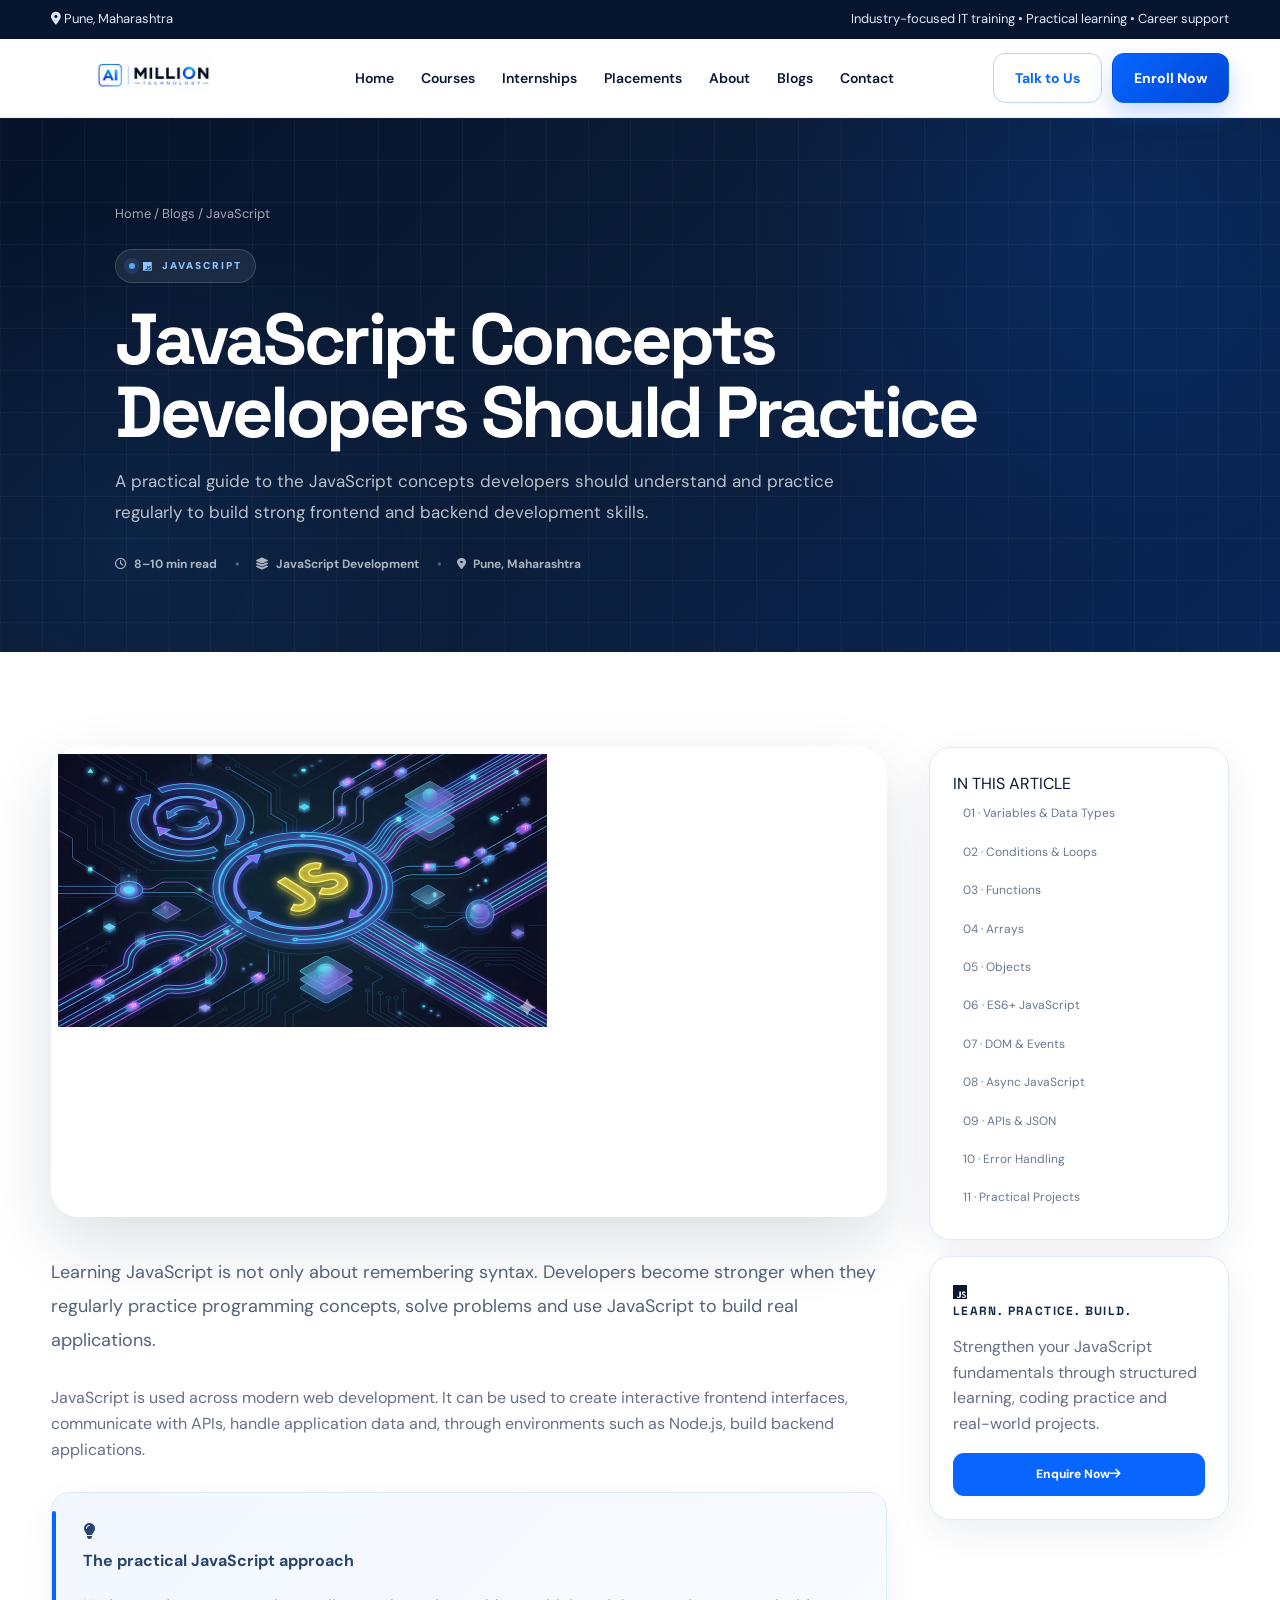
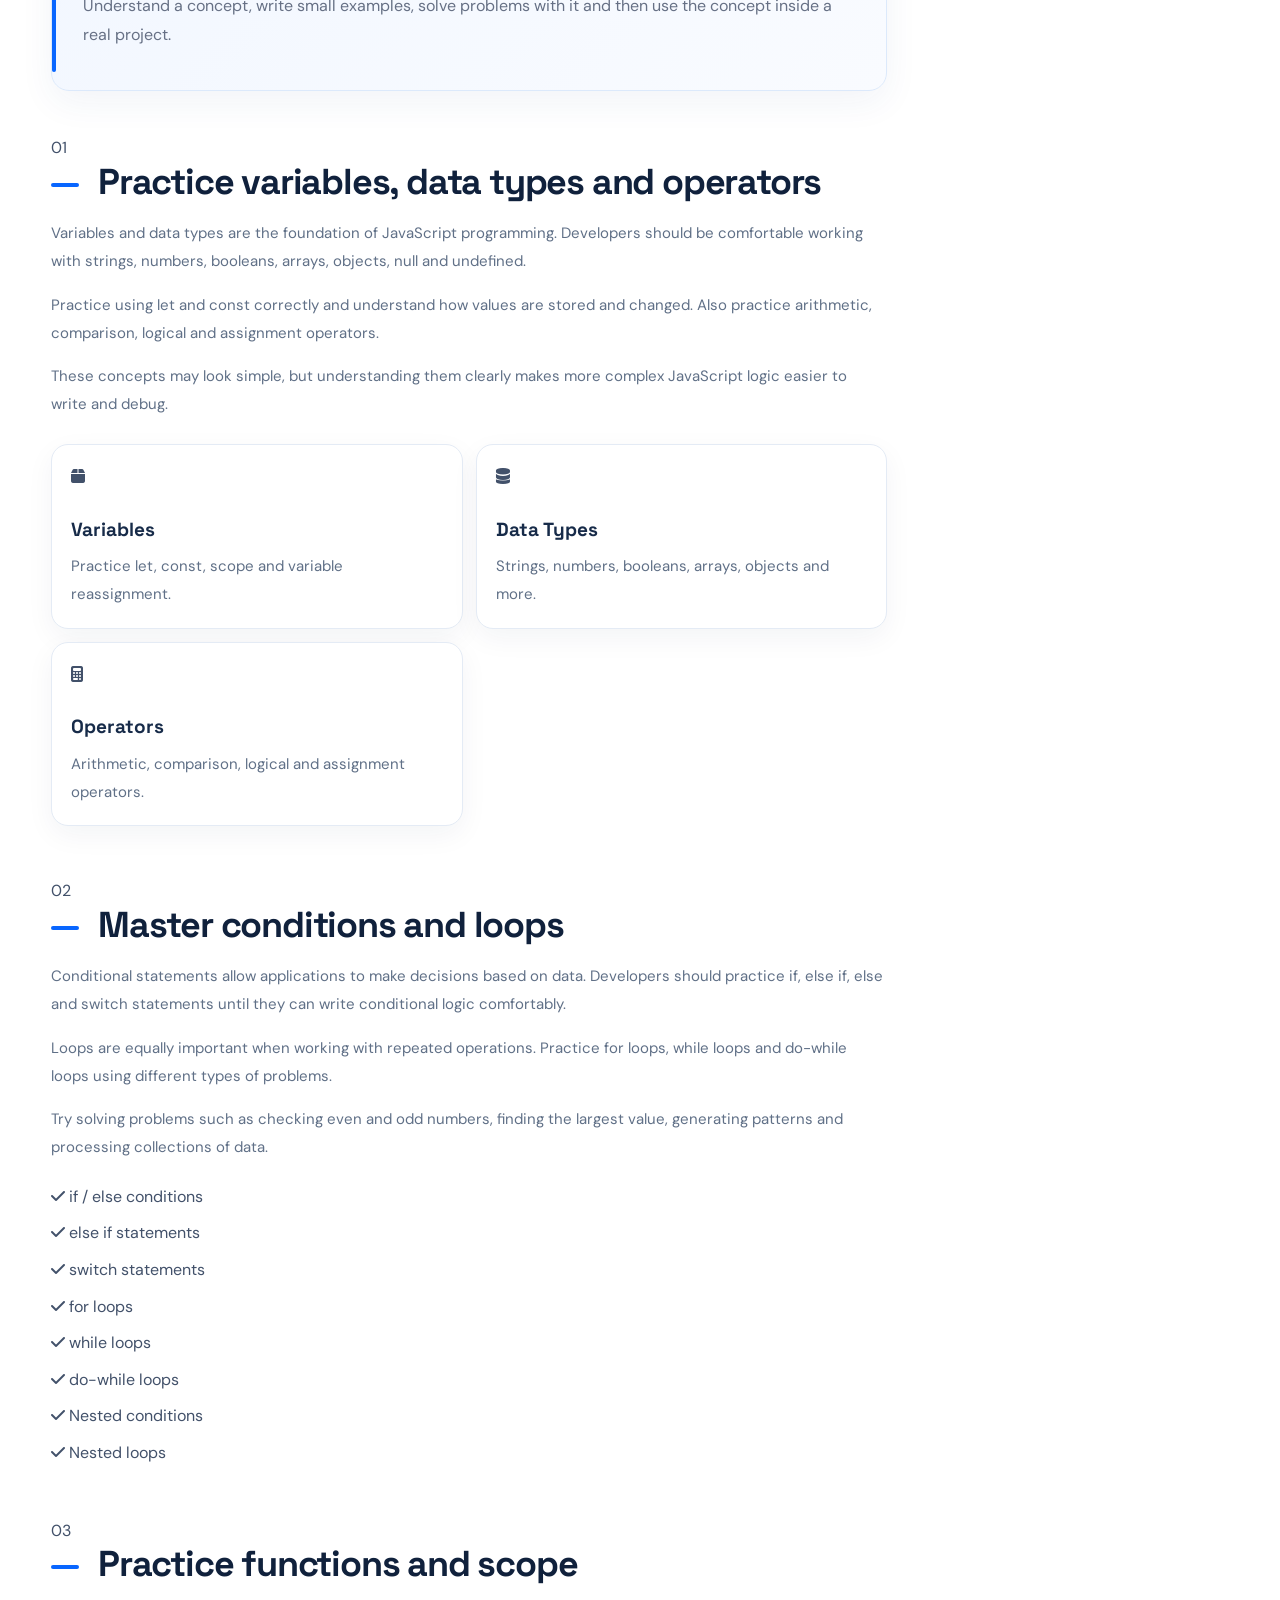
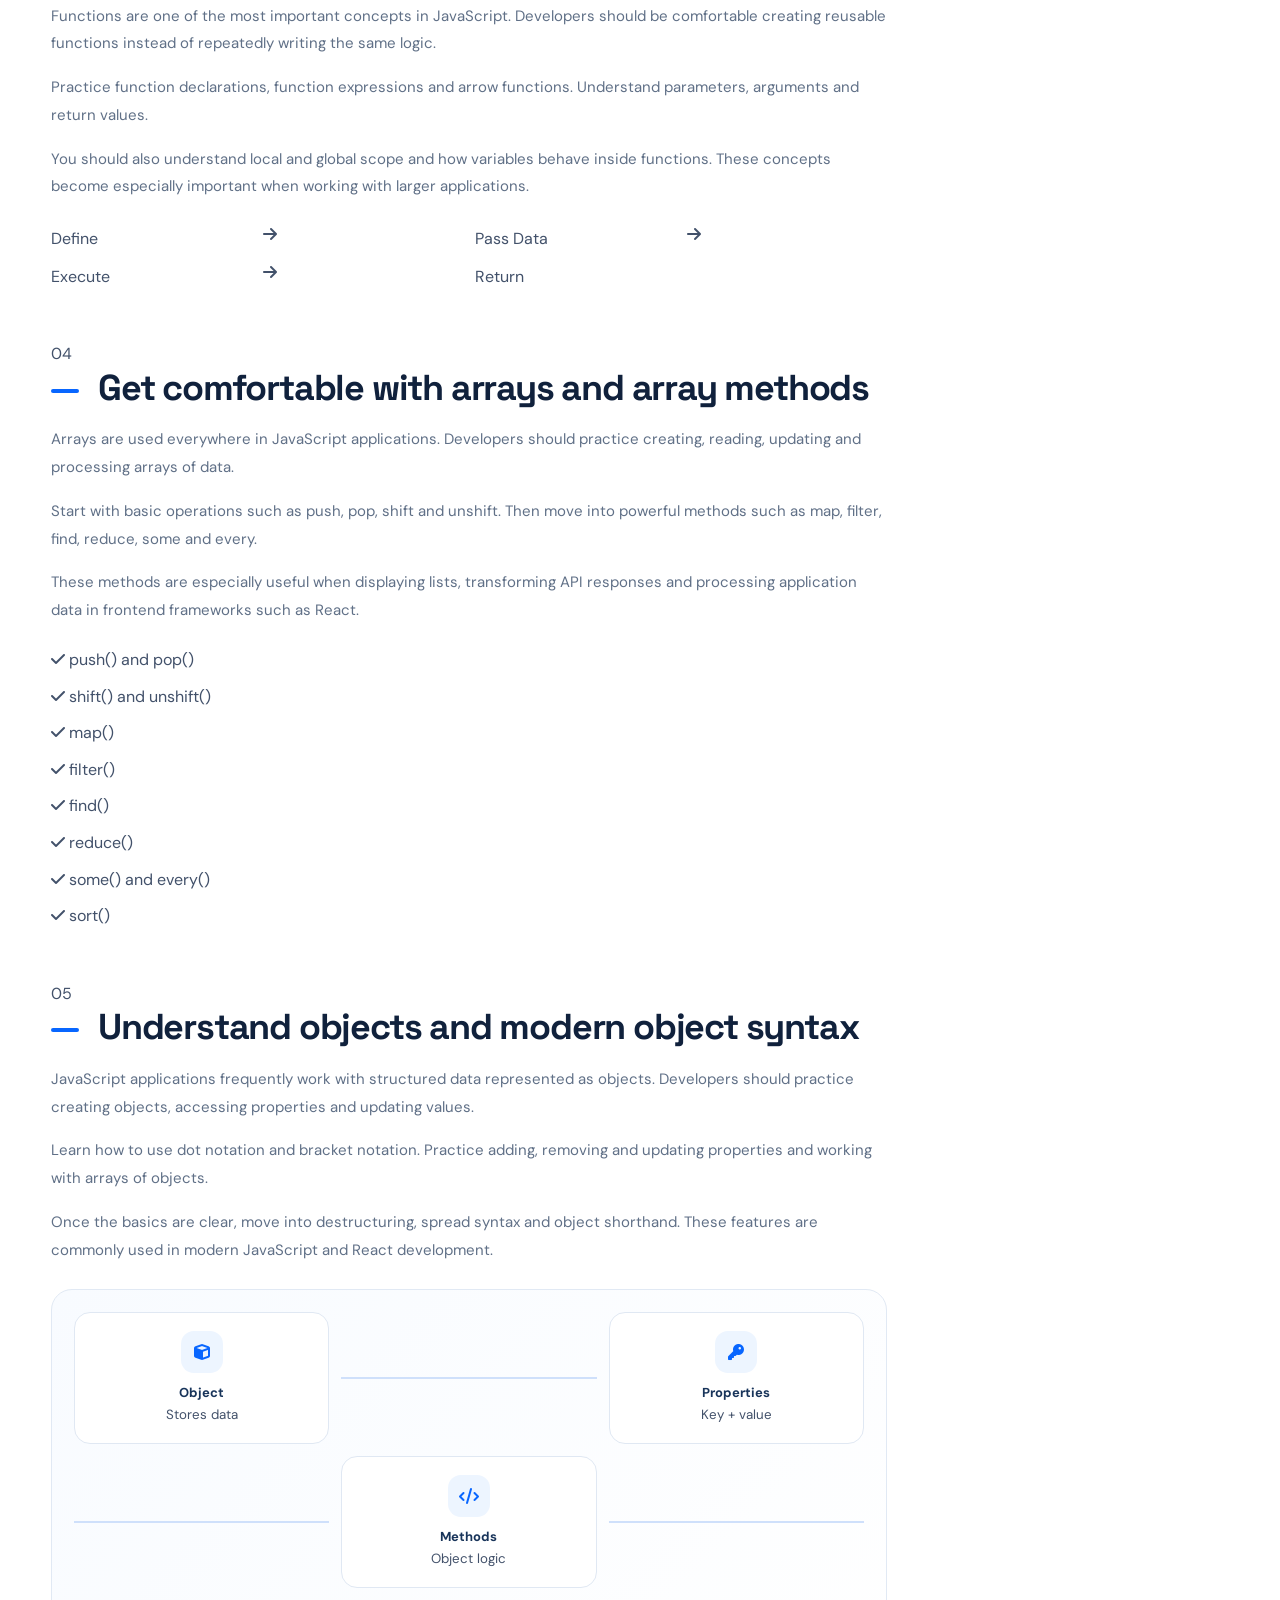
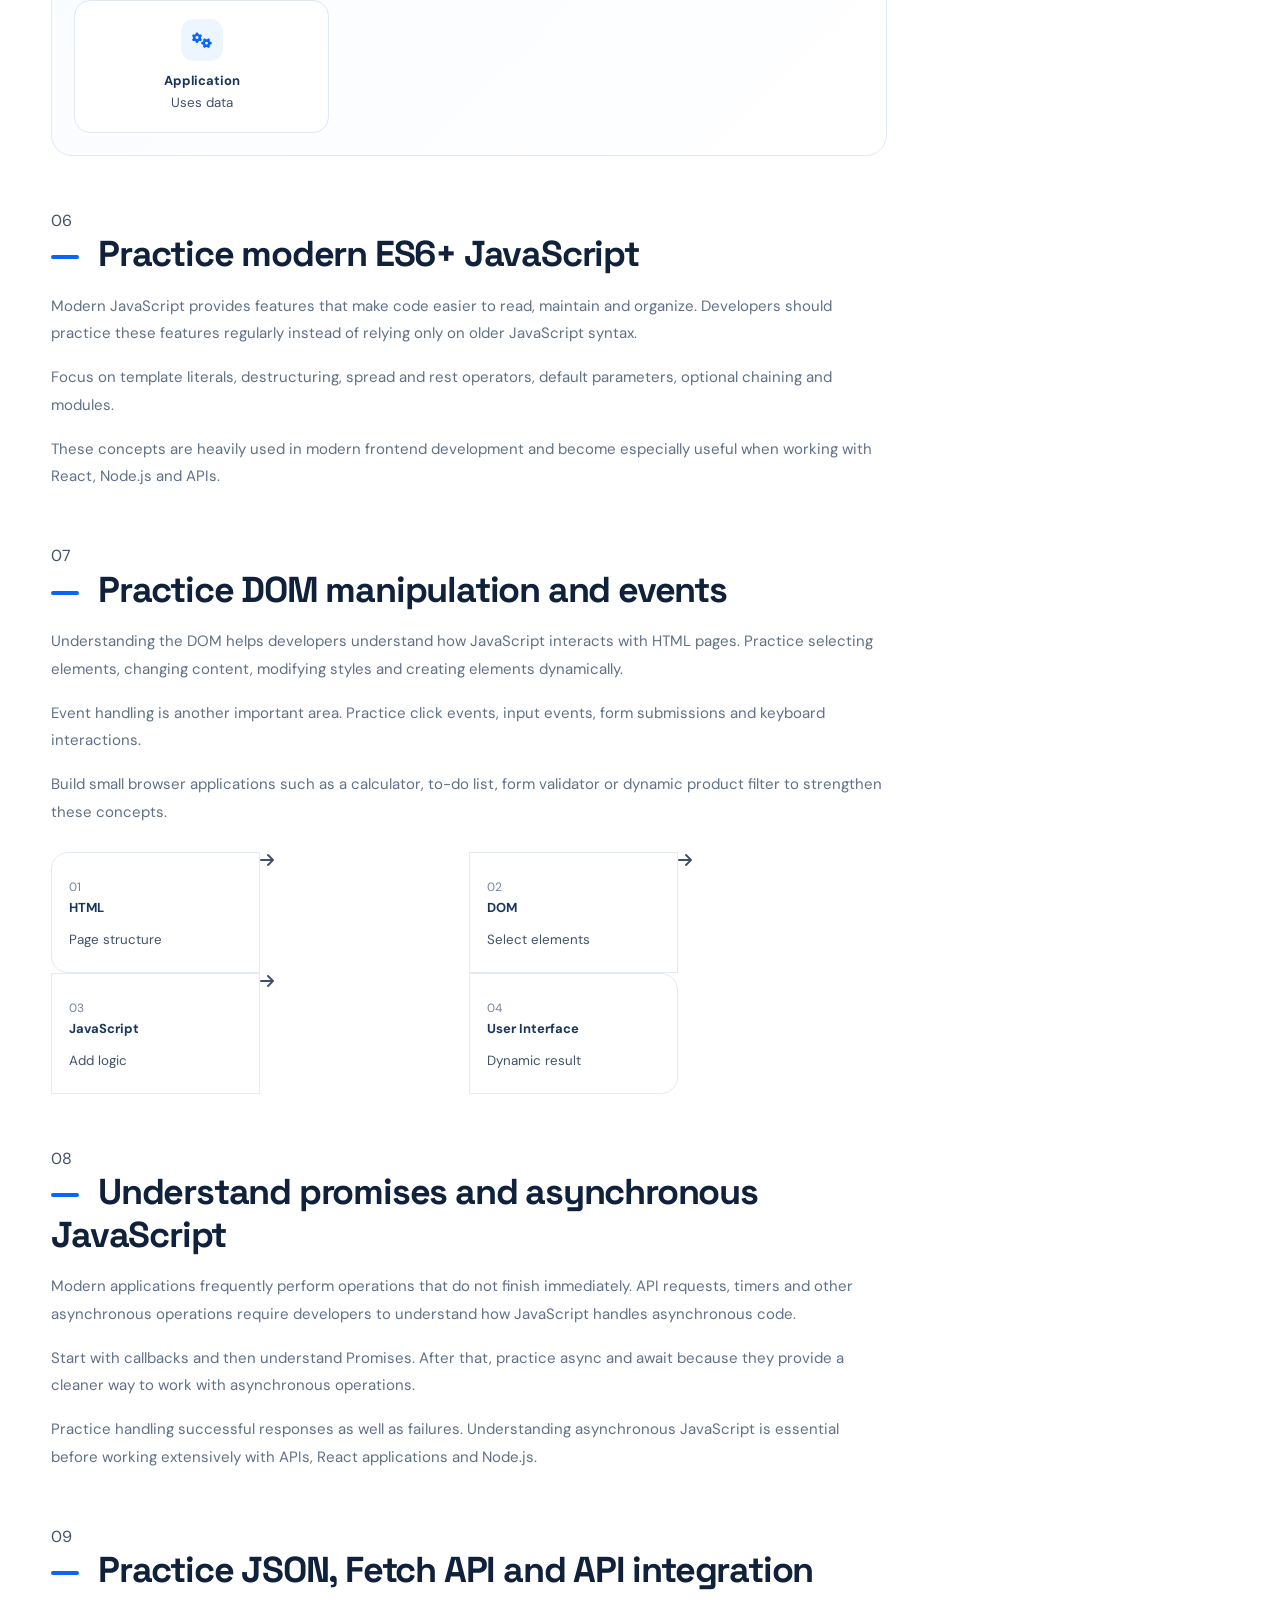
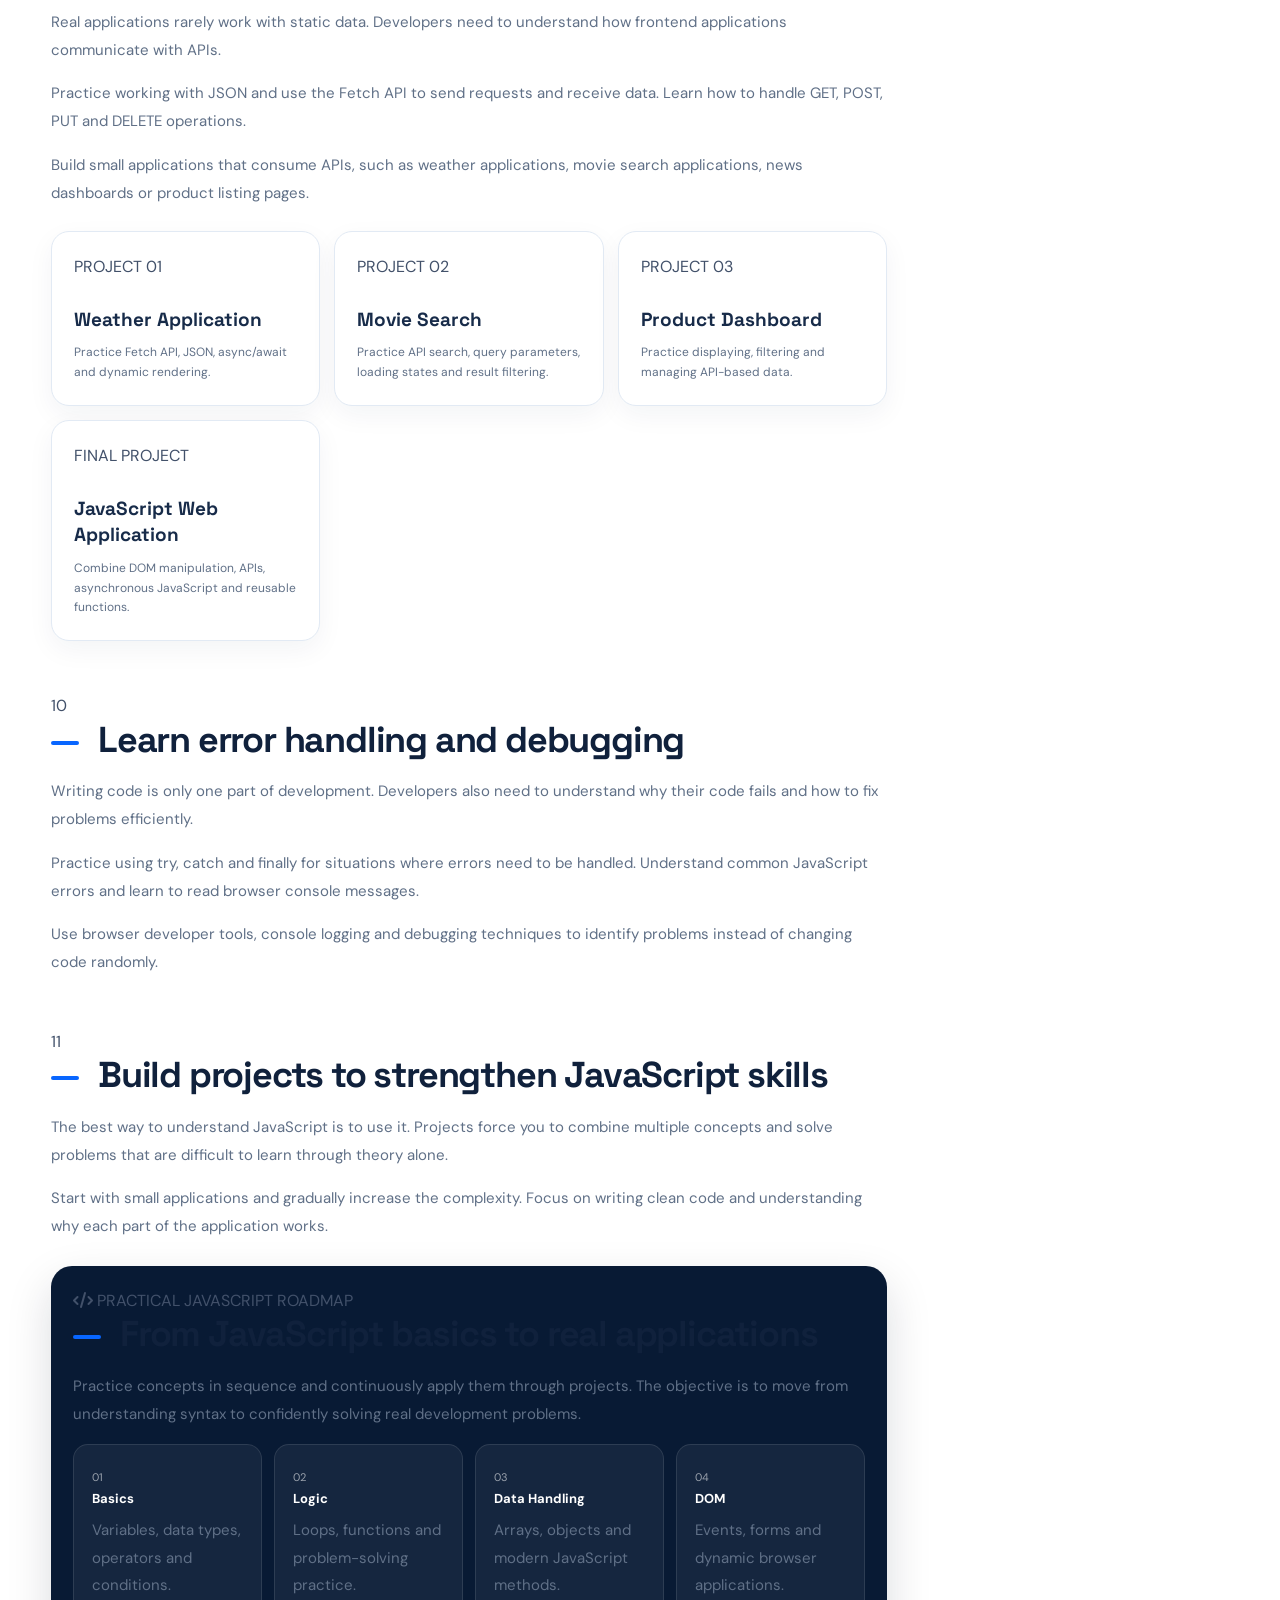
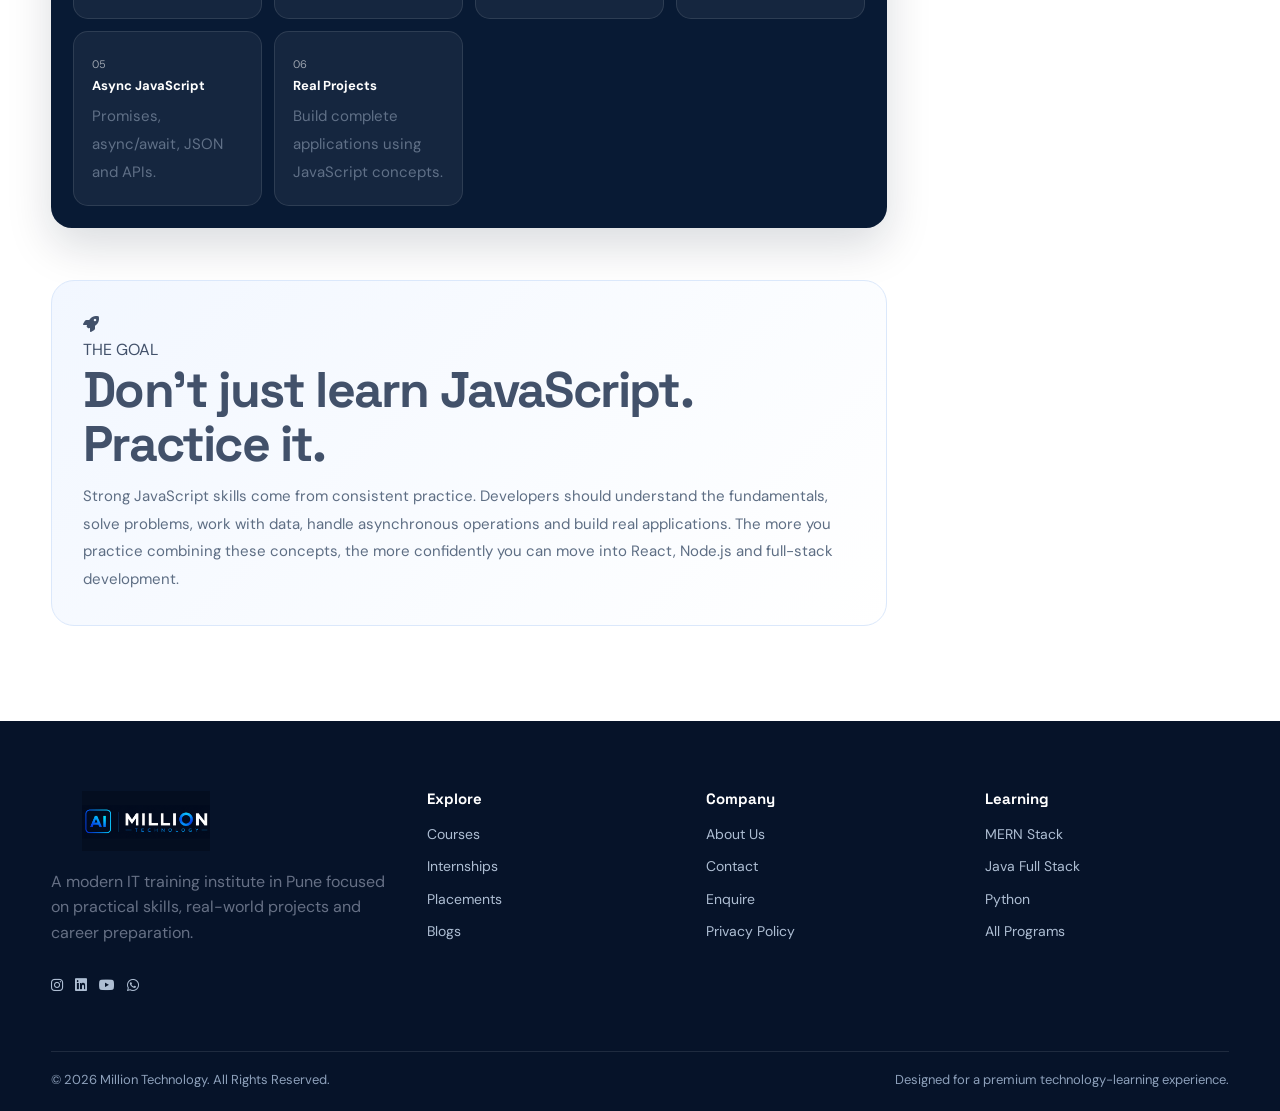
<file: blog-details2.html>
<!doctype html>
<html lang="en">

<head>
    <meta charset="utf-8">
    <meta name="viewport" content="width=device-width,initial-scale=1">

    <meta name="description"
        content="Learn the most important JavaScript concepts developers should practice, including variables, functions, arrays, objects, DOM, ES6+, asynchronous JavaScript, APIs, error handling and real-world projects.">

    <title>JavaScript Concepts Developers Should Practice | Million Technology</title>

    <link rel="stylesheet" href="css/style.css">

    <link rel="stylesheet"
        href="https://cdnjs.cloudflare.com/ajax/libs/font-awesome/6.7.2/css/all.min.css">
</head>

<body>

    <!-- TOPBAR -->

    <div class="topbar">

        <div class="container">

            <span>
                <i class="fa-solid fa-location-dot"></i>
                Pune, Maharashtra
            </span>

            <span>
                Industry-focused IT training • Practical learning • Career support
            </span>

        </div>

    </div>


    <!-- NAVBAR -->

    <header class="navbar">

        <div class="container nav-inner">

            <a href="index.html">

                <img
                    class="nav-logo"
                    src="assets/logo/logo-dark.png"
                    alt="Million Technology logo">

            </a>

            <nav class="nav-links">

                <a data-nav="home" href="index.html">
                    Home
                </a>

                <a data-nav="courses" href="courses.html">
                    Courses
                </a>

                <a data-nav="internships" href="internships.html">
                    Internships
                </a>

                <a data-nav="placements" href="placements.html">
                    Placements
                </a>

                <a data-nav="about" href="about.html">
                    About
                </a>

                <a data-nav="blogs" href="blogs.html">
                    Blogs
                </a>

                <a data-nav="contact" href="contact.html">
                    Contact
                </a>

            </nav>

            <div class="nav-actions">

                <a class="btn btn-outline" href="contact.html">
                    Talk to Us
                </a>

                <a class="btn btn-primary" href="contact.html">
                    Enroll Now
                </a>

                <button
                    class="menu-btn"
                    aria-label="Open menu">

                    <i class="fa-solid fa-bars"></i>

                </button>

            </div>

        </div>


        <nav class="mobile-nav">

            <a href="index.html">Home</a>
            <a href="courses.html">Courses</a>
            <a href="internships.html">Internships</a>
            <a href="placements.html">Placements</a>
            <a href="about.html">About</a>
            <a href="blogs.html">Blogs</a>
            <a href="contact.html">Contact</a>

        </nav>

    </header>


    <!-- MAIN -->

    <main>


        <!-- BLOG HERO -->

        <section class="page-hero">

            <div class="container">

                <div class="breadcrumb">
                    Home / Blogs / JavaScript
                </div>

                <span class="blog-category">

                    <i class="fa-brands fa-js"></i>

                    JAVASCRIPT

                </span>

                <h1>
                    JavaScript Concepts Developers Should Practice
                </h1>

                <p class="muted">

                    A practical guide to the JavaScript concepts developers
                    should understand and practice regularly to build strong
                    frontend and backend development skills.

                </p>

                <div class="blog-meta">

                    <span>
                        <i class="fa-regular fa-clock"></i>
                        8–10 min read
                    </span>

                    <span>
                        <i class="fa-solid fa-layer-group"></i>
                        JavaScript Development
                    </span>

                    <span>
                        <i class="fa-solid fa-location-dot"></i>
                        Pune, Maharashtra
                    </span>

                </div>

            </div>

        </section>


        <!-- BLOG CONTENT -->

        <section class="section">

            <div class="container blog-layout">


                <!-- ARTICLE -->

                <article class="blog-article">


                    <!-- FEATURED IMAGE -->

                    <div class="blog-featured-image">

                        <img
                            src="assets/images/blog2.png"
                            alt="JavaScript concepts developers should practice">

                    </div>


                    <!-- INTRODUCTION -->

                    <p class="article-intro">

                        Learning JavaScript is not only about remembering syntax.
                        Developers become stronger when they regularly practice
                        programming concepts, solve problems and use JavaScript
                        to build real applications.

                    </p>


                    <p class="muted">

                        JavaScript is used across modern web development. It can
                        be used to create interactive frontend interfaces,
                        communicate with APIs, handle application data and,
                        through environments such as Node.js, build backend
                        applications.

                    </p>


                    <!-- PRACTICAL APPROACH -->

                    <div class="article-highlight">

                        <div class="highlight-icon">

                            <i class="fa-solid fa-lightbulb"></i>

                        </div>

                        <div>

                            <strong>
                                The practical JavaScript approach
                            </strong>

                            <p class="muted">

                                Understand a concept, write small examples,
                                solve problems with it and then use the concept
                                inside a real project.

                            </p>

                        </div>

                    </div>


                    <!-- SECTION 01 -->

                    <section class="article-block" id="variables">

                        <span class="section-number">
                            01
                        </span>

                        <h2>
                            Practice variables, data types and operators
                        </h2>

                        <p class="muted">

                            Variables and data types are the foundation of
                            JavaScript programming. Developers should be
                            comfortable working with strings, numbers,
                            booleans, arrays, objects, null and undefined.

                        </p>

                        <p class="muted">

                            Practice using let and const correctly and
                            understand how values are stored and changed.
                            Also practice arithmetic, comparison, logical and
                            assignment operators.

                        </p>

                        <p class="muted">

                            These concepts may look simple, but understanding
                            them clearly makes more complex JavaScript logic
                            easier to write and debug.

                        </p>


                        <div class="topic-grid">

                            <div class="topic-card">

                                <i class="fa-solid fa-box"></i>

                                <h3>
                                    Variables
                                </h3>

                                <p class="muted">
                                    Practice let, const, scope and
                                    variable reassignment.
                                </p>

                            </div>


                            <div class="topic-card">

                                <i class="fa-solid fa-database"></i>

                                <h3>
                                    Data Types
                                </h3>

                                <p class="muted">
                                    Strings, numbers, booleans,
                                    arrays, objects and more.
                                </p>

                            </div>


                            <div class="topic-card">

                                <i class="fa-solid fa-calculator"></i>

                                <h3>
                                    Operators
                                </h3>

                                <p class="muted">
                                    Arithmetic, comparison, logical
                                    and assignment operators.
                                </p>

                            </div>

                        </div>

                    </section>


                    <!-- SECTION 02 -->

                    <section class="article-block" id="conditions">

                        <span class="section-number">
                            02
                        </span>

                        <h2>
                            Master conditions and loops
                        </h2>

                        <p class="muted">

                            Conditional statements allow applications to make
                            decisions based on data. Developers should practice
                            if, else if, else and switch statements until they
                            can write conditional logic comfortably.

                        </p>

                        <p class="muted">

                            Loops are equally important when working with
                            repeated operations. Practice for loops, while
                            loops and do-while loops using different types of
                            problems.

                        </p>

                        <p class="muted">

                            Try solving problems such as checking even and odd
                            numbers, finding the largest value, generating
                            patterns and processing collections of data.

                        </p>


                        <div class="feature-list">

                            <div>
                                <i class="fa-solid fa-check"></i>
                                if / else conditions
                            </div>

                            <div>
                                <i class="fa-solid fa-check"></i>
                                else if statements
                            </div>

                            <div>
                                <i class="fa-solid fa-check"></i>
                                switch statements
                            </div>

                            <div>
                                <i class="fa-solid fa-check"></i>
                                for loops
                            </div>

                            <div>
                                <i class="fa-solid fa-check"></i>
                                while loops
                            </div>

                            <div>
                                <i class="fa-solid fa-check"></i>
                                do-while loops
                            </div>

                            <div>
                                <i class="fa-solid fa-check"></i>
                                Nested conditions
                            </div>

                            <div>
                                <i class="fa-solid fa-check"></i>
                                Nested loops
                            </div>

                        </div>

                    </section>


                    <!-- SECTION 03 -->

                    <section class="article-block" id="functions">

                        <span class="section-number">
                            03
                        </span>

                        <h2>
                            Practice functions and scope
                        </h2>

                        <p class="muted">

                            Functions are one of the most important concepts in
                            JavaScript. Developers should be comfortable
                            creating reusable functions instead of repeatedly
                            writing the same logic.

                        </p>

                        <p class="muted">

                            Practice function declarations, function
                            expressions and arrow functions. Understand
                            parameters, arguments and return values.

                        </p>

                        <p class="muted">

                            You should also understand local and global scope
                            and how variables behave inside functions. These
                            concepts become especially important when working
                            with larger applications.

                        </p>


                        <div class="learning-flow">

                            <span>
                                Define
                            </span>

                            <i class="fa-solid fa-arrow-right"></i>

                            <span>
                                Pass Data
                            </span>

                            <i class="fa-solid fa-arrow-right"></i>

                            <span>
                                Execute
                            </span>

                            <i class="fa-solid fa-arrow-right"></i>

                            <span>
                                Return
                            </span>

                        </div>

                    </section>


                    <!-- SECTION 04 -->

                    <section class="article-block" id="arrays">

                        <span class="section-number">
                            04
                        </span>

                        <h2>
                            Get comfortable with arrays and array methods
                        </h2>

                        <p class="muted">

                            Arrays are used everywhere in JavaScript
                            applications. Developers should practice creating,
                            reading, updating and processing arrays of data.

                        </p>

                        <p class="muted">

                            Start with basic operations such as push, pop,
                            shift and unshift. Then move into powerful methods
                            such as map, filter, find, reduce, some and every.

                        </p>

                        <p class="muted">

                            These methods are especially useful when displaying
                            lists, transforming API responses and processing
                            application data in frontend frameworks such as
                            React.

                        </p>


                        <div class="feature-list">

                            <div>
                                <i class="fa-solid fa-check"></i>
                                push() and pop()
                            </div>

                            <div>
                                <i class="fa-solid fa-check"></i>
                                shift() and unshift()
                            </div>

                            <div>
                                <i class="fa-solid fa-check"></i>
                                map()
                            </div>

                            <div>
                                <i class="fa-solid fa-check"></i>
                                filter()
                            </div>

                            <div>
                                <i class="fa-solid fa-check"></i>
                                find()
                            </div>

                            <div>
                                <i class="fa-solid fa-check"></i>
                                reduce()
                            </div>

                            <div>
                                <i class="fa-solid fa-check"></i>
                                some() and every()
                            </div>

                            <div>
                                <i class="fa-solid fa-check"></i>
                                sort()
                            </div>

                        </div>

                    </section>


                    <!-- SECTION 05 -->

                    <section class="article-block" id="objects">

                        <span class="section-number">
                            05
                        </span>

                        <h2>
                            Understand objects and modern object syntax
                        </h2>

                        <p class="muted">

                            JavaScript applications frequently work with
                            structured data represented as objects. Developers
                            should practice creating objects, accessing
                            properties and updating values.

                        </p>

                        <p class="muted">

                            Learn how to use dot notation and bracket notation.
                            Practice adding, removing and updating properties
                            and working with arrays of objects.

                        </p>

                        <p class="muted">

                            Once the basics are clear, move into destructuring,
                            spread syntax and object shorthand. These features
                            are commonly used in modern JavaScript and React
                            development.

                        </p>


                        <div class="architecture">

                            <div class="architecture-item">

                                <div class="architecture-icon">
                                    <i class="fa-solid fa-cube"></i>
                                </div>

                                <strong>
                                    Object
                                </strong>

                                <small>
                                    Stores data
                                </small>

                            </div>


                            <div class="architecture-line"></div>


                            <div class="architecture-item">

                                <div class="architecture-icon">
                                    <i class="fa-solid fa-key"></i>
                                </div>

                                <strong>
                                    Properties
                                </strong>

                                <small>
                                    Key + value
                                </small>

                            </div>


                            <div class="architecture-line"></div>


                            <div class="architecture-item">

                                <div class="architecture-icon">
                                    <i class="fa-solid fa-code"></i>
                                </div>

                                <strong>
                                    Methods
                                </strong>

                                <small>
                                    Object logic
                                </small>

                            </div>


                            <div class="architecture-line"></div>


                            <div class="architecture-item">

                                <div class="architecture-icon">
                                    <i class="fa-solid fa-gears"></i>
                                </div>

                                <strong>
                                    Application
                                </strong>

                                <small>
                                    Uses data
                                </small>

                            </div>

                        </div>

                    </section>


                    <!-- SECTION 06 -->

                    <section class="article-block" id="es6">

                        <span class="section-number">
                            06
                        </span>

                        <h2>
                            Practice modern ES6+ JavaScript
                        </h2>

                        <p class="muted">

                            Modern JavaScript provides features that make code
                            easier to read, maintain and organize. Developers
                            should practice these features regularly instead
                            of relying only on older JavaScript syntax.

                        </p>

                        <p class="muted">

                            Focus on template literals, destructuring,
                            spread and rest operators, default parameters,
                            optional chaining and modules.

                        </p>

                        <p class="muted">

                            These concepts are heavily used in modern frontend
                            development and become especially useful when
                            working with React, Node.js and APIs.

                        </p>

                    </section>


                    <!-- SECTION 07 -->

                    <section class="article-block" id="dom">

                        <span class="section-number">
                            07
                        </span>

                        <h2>
                            Practice DOM manipulation and events
                        </h2>

                        <p class="muted">

                            Understanding the DOM helps developers understand
                            how JavaScript interacts with HTML pages. Practice
                            selecting elements, changing content, modifying
                            styles and creating elements dynamically.

                        </p>

                        <p class="muted">

                            Event handling is another important area. Practice
                            click events, input events, form submissions and
                            keyboard interactions.

                        </p>

                        <p class="muted">

                            Build small browser applications such as a
                            calculator, to-do list, form validator or dynamic
                            product filter to strengthen these concepts.

                        </p>


                        <div class="stack-flow">

                            <div class="flow-card">

                                <span>
                                    01
                                </span>

                                <strong>
                                    HTML
                                </strong>

                                <small>
                                    Page structure
                                </small>

                            </div>


                            <i class="fa-solid fa-arrow-right"></i>


                            <div class="flow-card">

                                <span>
                                    02
                                </span>

                                <strong>
                                    DOM
                                </strong>

                                <small>
                                    Select elements
                                </small>

                            </div>


                            <i class="fa-solid fa-arrow-right"></i>


                            <div class="flow-card">

                                <span>
                                    03
                                </span>

                                <strong>
                                    JavaScript
                                </strong>

                                <small>
                                    Add logic
                                </small>

                            </div>


                            <i class="fa-solid fa-arrow-right"></i>


                            <div class="flow-card">

                                <span>
                                    04
                                </span>

                                <strong>
                                    User Interface
                                </strong>

                                <small>
                                    Dynamic result
                                </small>

                            </div>

                        </div>

                    </section>


                    <!-- SECTION 08 -->

                    <section class="article-block" id="async">

                        <span class="section-number">
                            08
                        </span>

                        <h2>
                            Understand promises and asynchronous JavaScript
                        </h2>

                        <p class="muted">

                            Modern applications frequently perform operations
                            that do not finish immediately. API requests,
                            timers and other asynchronous operations require
                            developers to understand how JavaScript handles
                            asynchronous code.

                        </p>

                        <p class="muted">

                            Start with callbacks and then understand Promises.
                            After that, practice async and await because they
                            provide a cleaner way to work with asynchronous
                            operations.

                        </p>

                        <p class="muted">

                            Practice handling successful responses as well as
                            failures. Understanding asynchronous JavaScript is
                            essential before working extensively with APIs,
                            React applications and Node.js.

                        </p>

                    </section>


                    <!-- SECTION 09 -->

                    <section class="article-block" id="apis">

                        <span class="section-number">
                            09
                        </span>

                        <h2>
                            Practice JSON, Fetch API and API integration
                        </h2>

                        <p class="muted">

                            Real applications rarely work with static data.
                            Developers need to understand how frontend
                            applications communicate with APIs.

                        </p>

                        <p class="muted">

                            Practice working with JSON and use the Fetch API
                            to send requests and receive data. Learn how to
                            handle GET, POST, PUT and DELETE operations.

                        </p>

                        <p class="muted">

                            Build small applications that consume APIs, such
                            as weather applications, movie search applications,
                            news dashboards or product listing pages.

                        </p>


                        <div class="project-grid">

                            <div class="project-card">

                                <span>
                                    PROJECT 01
                                </span>

                                <h3>
                                    Weather Application
                                </h3>

                                <p class="muted">

                                    Practice Fetch API, JSON,
                                    async/await and dynamic rendering.

                                </p>

                            </div>


                            <div class="project-card">

                                <span>
                                    PROJECT 02
                                </span>

                                <h3>
                                    Movie Search
                                </h3>

                                <p class="muted">

                                    Practice API search, query parameters,
                                    loading states and result filtering.

                                </p>

                            </div>


                            <div class="project-card">

                                <span>
                                    PROJECT 03
                                </span>

                                <h3>
                                    Product Dashboard
                                </h3>

                                <p class="muted">

                                    Practice displaying, filtering and
                                    managing API-based data.

                                </p>

                            </div>


                            <div class="project-card">

                                <span>
                                    FINAL PROJECT
                                </span>

                                <h3>
                                    JavaScript Web Application
                                </h3>

                                <p class="muted">

                                    Combine DOM manipulation, APIs,
                                    asynchronous JavaScript and reusable
                                    functions.

                                </p>

                            </div>

                        </div>

                    </section>


                    <!-- SECTION 10 -->

                    <section class="article-block" id="errors">

                        <span class="section-number">
                            10
                        </span>

                        <h2>
                            Learn error handling and debugging
                        </h2>

                        <p class="muted">

                            Writing code is only one part of development.
                            Developers also need to understand why their code
                            fails and how to fix problems efficiently.

                        </p>

                        <p class="muted">

                            Practice using try, catch and finally for
                            situations where errors need to be handled.
                            Understand common JavaScript errors and learn to
                            read browser console messages.

                        </p>

                        <p class="muted">

                            Use browser developer tools, console logging and
                            debugging techniques to identify problems instead
                            of changing code randomly.

                        </p>

                    </section>


                    <!-- SECTION 11 -->

                    <section class="article-block" id="projects">

                        <span class="section-number">
                            11
                        </span>

                        <h2>
                            Build projects to strengthen JavaScript skills
                        </h2>

                        <p class="muted">

                            The best way to understand JavaScript is to use it.
                            Projects force you to combine multiple concepts and
                            solve problems that are difficult to learn through
                            theory alone.

                        </p>

                        <p class="muted">

                            Start with small applications and gradually
                            increase the complexity. Focus on writing clean
                            code and understanding why each part of the
                            application works.

                        </p>


                        <div class="roadmap">

                            <span class="roadmap-label">

                                <i class="fa-solid fa-code"></i>

                                PRACTICAL JAVASCRIPT ROADMAP

                            </span>

                            <h2>
                                From JavaScript basics to real applications
                            </h2>

                            <p class="muted">

                                Practice concepts in sequence and continuously
                                apply them through projects. The objective is
                                to move from understanding syntax to confidently
                                solving real development problems.

                            </p>


                            <div class="roadmap-grid">

                                <div class="roadmap-item">

                                    <span>
                                        01
                                    </span>

                                    <div>

                                        <strong>
                                            Basics
                                        </strong>

                                        <p class="muted">
                                            Variables, data types,
                                            operators and conditions.
                                        </p>

                                    </div>

                                </div>


                                <div class="roadmap-item">

                                    <span>
                                        02
                                    </span>

                                    <div>

                                        <strong>
                                            Logic
                                        </strong>

                                        <p class="muted">
                                            Loops, functions and
                                            problem-solving practice.
                                        </p>

                                    </div>

                                </div>


                                <div class="roadmap-item">

                                    <span>
                                        03
                                    </span>

                                    <div>

                                        <strong>
                                            Data Handling
                                        </strong>

                                        <p class="muted">
                                            Arrays, objects and
                                            modern JavaScript methods.
                                        </p>

                                    </div>

                                </div>


                                <div class="roadmap-item">

                                    <span>
                                        04
                                    </span>

                                    <div>

                                        <strong>
                                            DOM
                                        </strong>

                                        <p class="muted">
                                            Events, forms and dynamic
                                            browser applications.
                                        </p>

                                    </div>

                                </div>


                                <div class="roadmap-item">

                                    <span>
                                        05
                                    </span>

                                    <div>

                                        <strong>
                                            Async JavaScript
                                        </strong>

                                        <p class="muted">
                                            Promises, async/await,
                                            JSON and APIs.
                                        </p>

                                    </div>

                                </div>


                                <div class="roadmap-item">

                                    <span>
                                        06
                                    </span>

                                    <div>

                                        <strong>
                                            Real Projects
                                        </strong>

                                        <p class="muted">
                                            Build complete applications
                                            using JavaScript concepts.
                                        </p>

                                    </div>

                                </div>

                            </div>

                        </div>

                    </section>


                    <!-- CONCLUSION -->

                    <section class="article-conclusion">

                        <div class="conclusion-icon">

                            <i class="fa-solid fa-rocket"></i>

                        </div>

                        <div>

                            <span>
                                THE GOAL
                            </span>

                            <h2>
                                Don't just learn JavaScript. Practice it.
                            </h2>

                            <p>

                                Strong JavaScript skills come from consistent
                                practice. Developers should understand the
                                fundamentals, solve problems, work with data,
                                handle asynchronous operations and build real
                                applications. The more you practice combining
                                these concepts, the more confidently you can
                                move into React, Node.js and full-stack
                                development.

                            </p>

                        </div>

                    </section>


                </article>


                <!-- SIDEBAR -->

                <aside class="blog-sidebar">


                    <div class="sidebar-card">

                        <span class="sidebar-label">
                            IN THIS ARTICLE
                        </span>

                        <nav class="article-navigation">

                            <a href="#variables">
                                01 · Variables & Data Types
                            </a>

                            <a href="#conditions">
                                02 · Conditions & Loops
                            </a>

                            <a href="#functions">
                                03 · Functions
                            </a>

                            <a href="#arrays">
                                04 · Arrays
                            </a>

                            <a href="#objects">
                                05 · Objects
                            </a>

                            <a href="#es6">
                                06 · ES6+ JavaScript
                            </a>

                            <a href="#dom">
                                07 · DOM & Events
                            </a>

                            <a href="#async">
                                08 · Async JavaScript
                            </a>

                            <a href="#apis">
                                09 · APIs & JSON
                            </a>

                            <a href="#errors">
                                10 · Error Handling
                            </a>

                            <a href="#projects">
                                11 · Practical Projects
                            </a>

                        </nav>

                    </div>


                    <div class="sidebar-card">

                        <div class="sidebar-icon">

                            <i class="fa-brands fa-js"></i>

                        </div>

                        <h3>
                            Learn. Practice. Build.
                        </h3>

                        <p class="muted">

                            Strengthen your JavaScript fundamentals through
                            structured learning, coding practice and
                            real-world projects.

                        </p>

                        <a
                            href="contact.html"
                            class="sidebar-button">

                            Enquire Now

                            <i class="fa-solid fa-arrow-right"></i>

                        </a>

                    </div>


                </aside>

            </div>

        </section>

    </main>


    <!-- FOOTER -->

    <footer class="footer">

        <div class="container">

            <div class="footer-grid">


                <div>

                    <img
                        class="footer-logo"
                        src="assets/logo/logo-light.png"
                        alt="Million Technology logo">

                    <p class="muted">

                        A modern IT training institute in Pune focused on
                        practical skills, real-world projects and career
                        preparation.

                    </p>

                    <div style="display:flex;gap:12px;margin-top:18px">

                        <a href="#">
                            <i class="fa-brands fa-instagram"></i>
                        </a>

                        <a href="#">
                            <i class="fa-brands fa-linkedin"></i>
                        </a>

                        <a href="#">
                            <i class="fa-brands fa-youtube"></i>
                        </a>

                        <a href="#">
                            <i class="fa-brands fa-whatsapp"></i>
                        </a>

                    </div>

                </div>


                <div>

                    <h4>
                        Explore
                    </h4>

                    <a href="courses.html">
                        Courses
                    </a>

                    <a href="internships.html">
                        Internships
                    </a>

                    <a href="placements.html">
                        Placements
                    </a>

                    <a href="blogs.html">
                        Blogs
                    </a>

                </div>


                <div>

                    <h4>
                        Company
                    </h4>

                    <a href="about.html">
                        About Us
                    </a>

                    <a href="contact.html">
                        Contact
                    </a>

                    <a href="contact.html">
                        Enquire
                    </a>

                    <a href="#">
                        Privacy Policy
                    </a>

                </div>


                <div>

                    <h4>
                        Learning
                    </h4>

                    <a href="course-details.html?course=Full%20Stack%20Web%20Development%20(MERN)">
                        MERN Stack
                    </a>

                    <a href="course-details.html?course=Java%20Full%20Stack">
                        Java Full Stack
                    </a>

                    <a href="course-details.html?course=Python%20Programming">
                        Python
                    </a>

                    <a href="course-details.html">
                        All Programs
                    </a>

                </div>

            </div>


            <div class="footer-bottom">

                <span>
                    © <span data-year></span>
                    Million Technology.
                    All Rights Reserved.
                </span>

                <span>
                    Designed for a premium technology-learning experience.
                </span>

            </div>

        </div>

    </footer>


    <script src="js/main.js"></script>

</body>

</html>
</file>
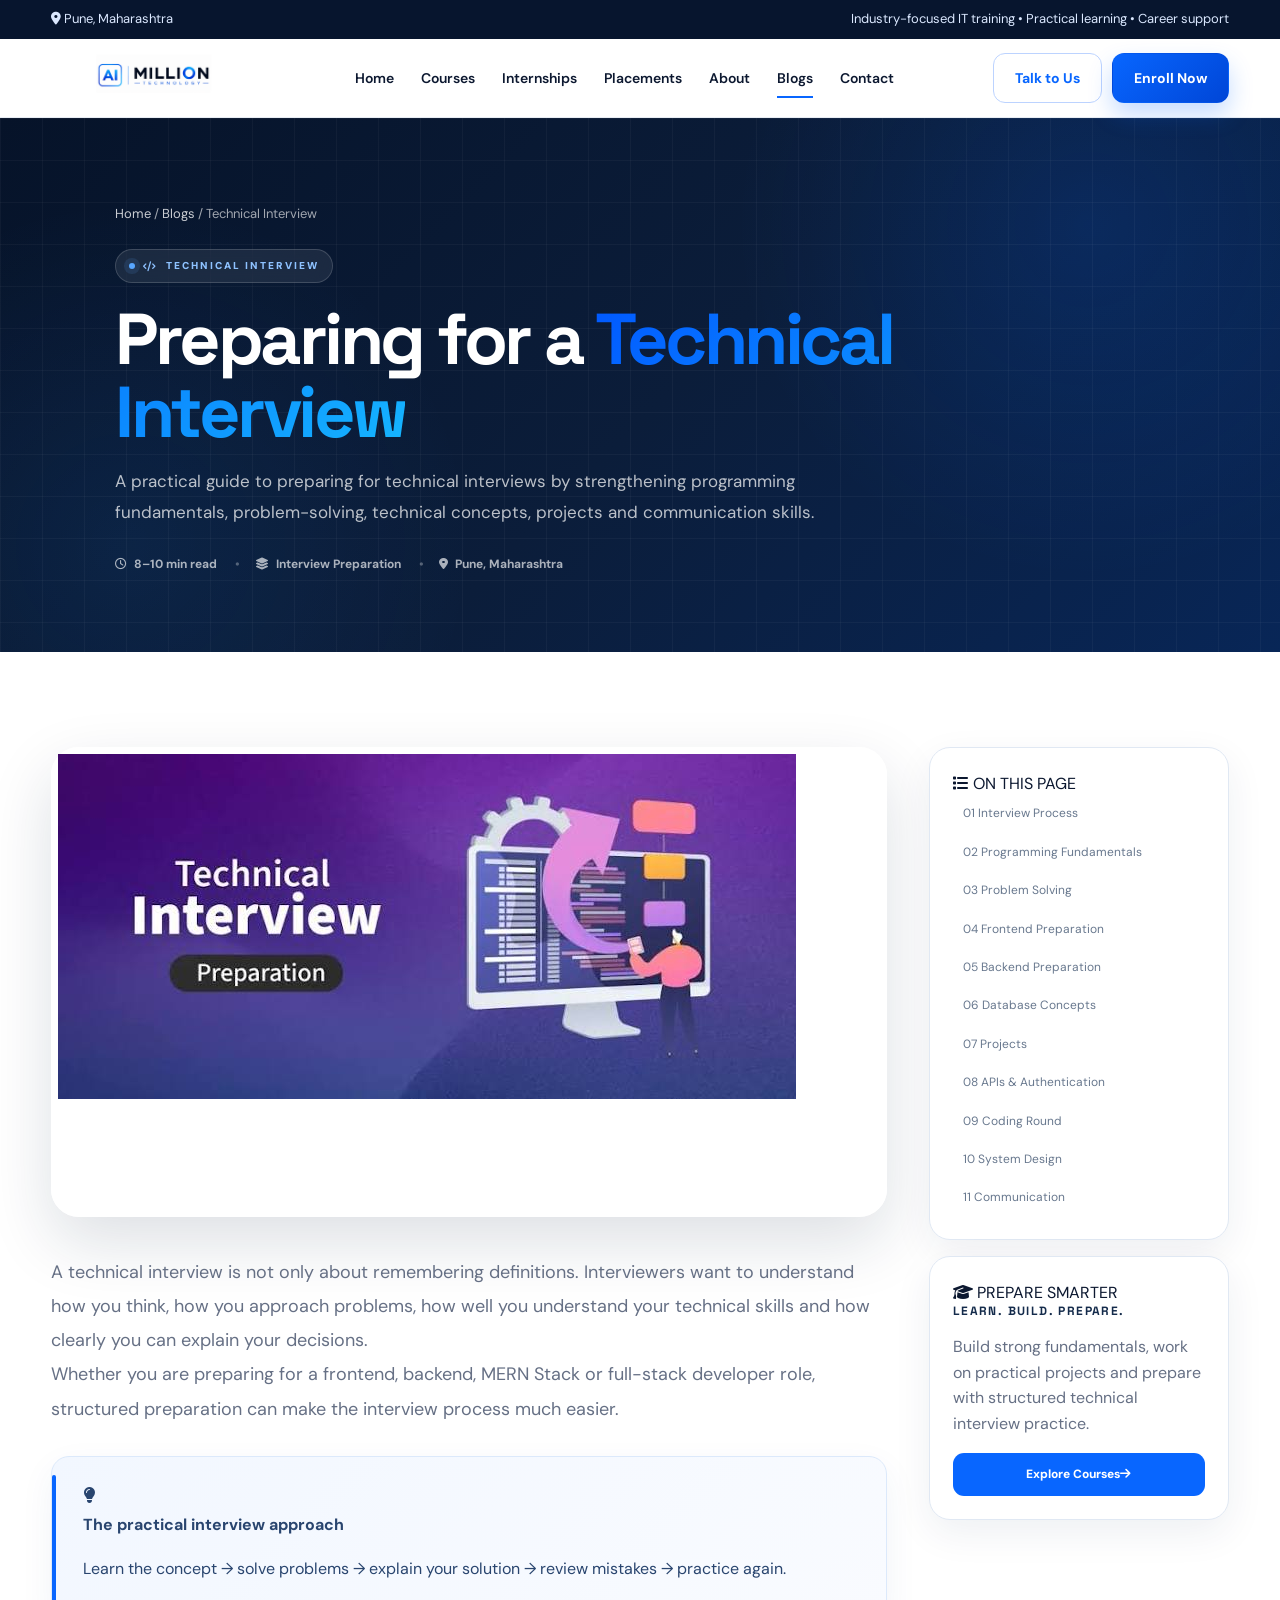
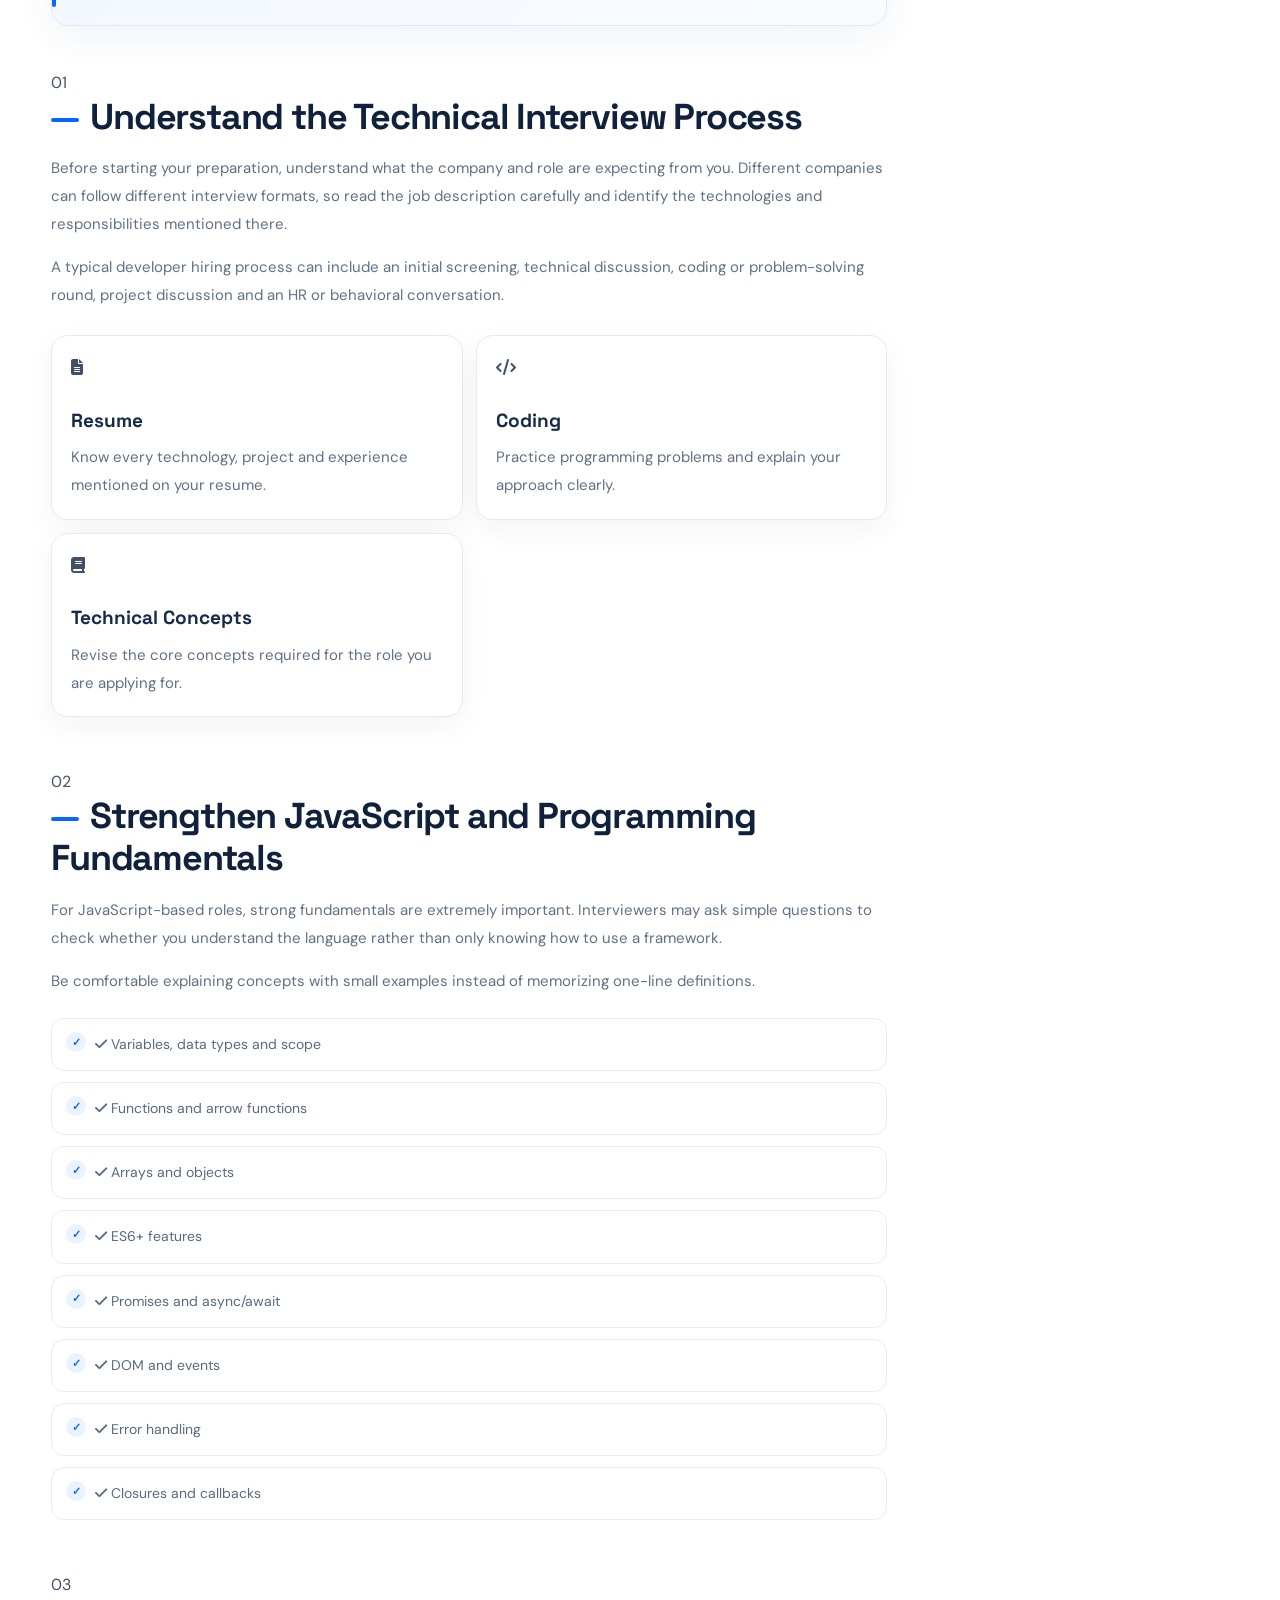
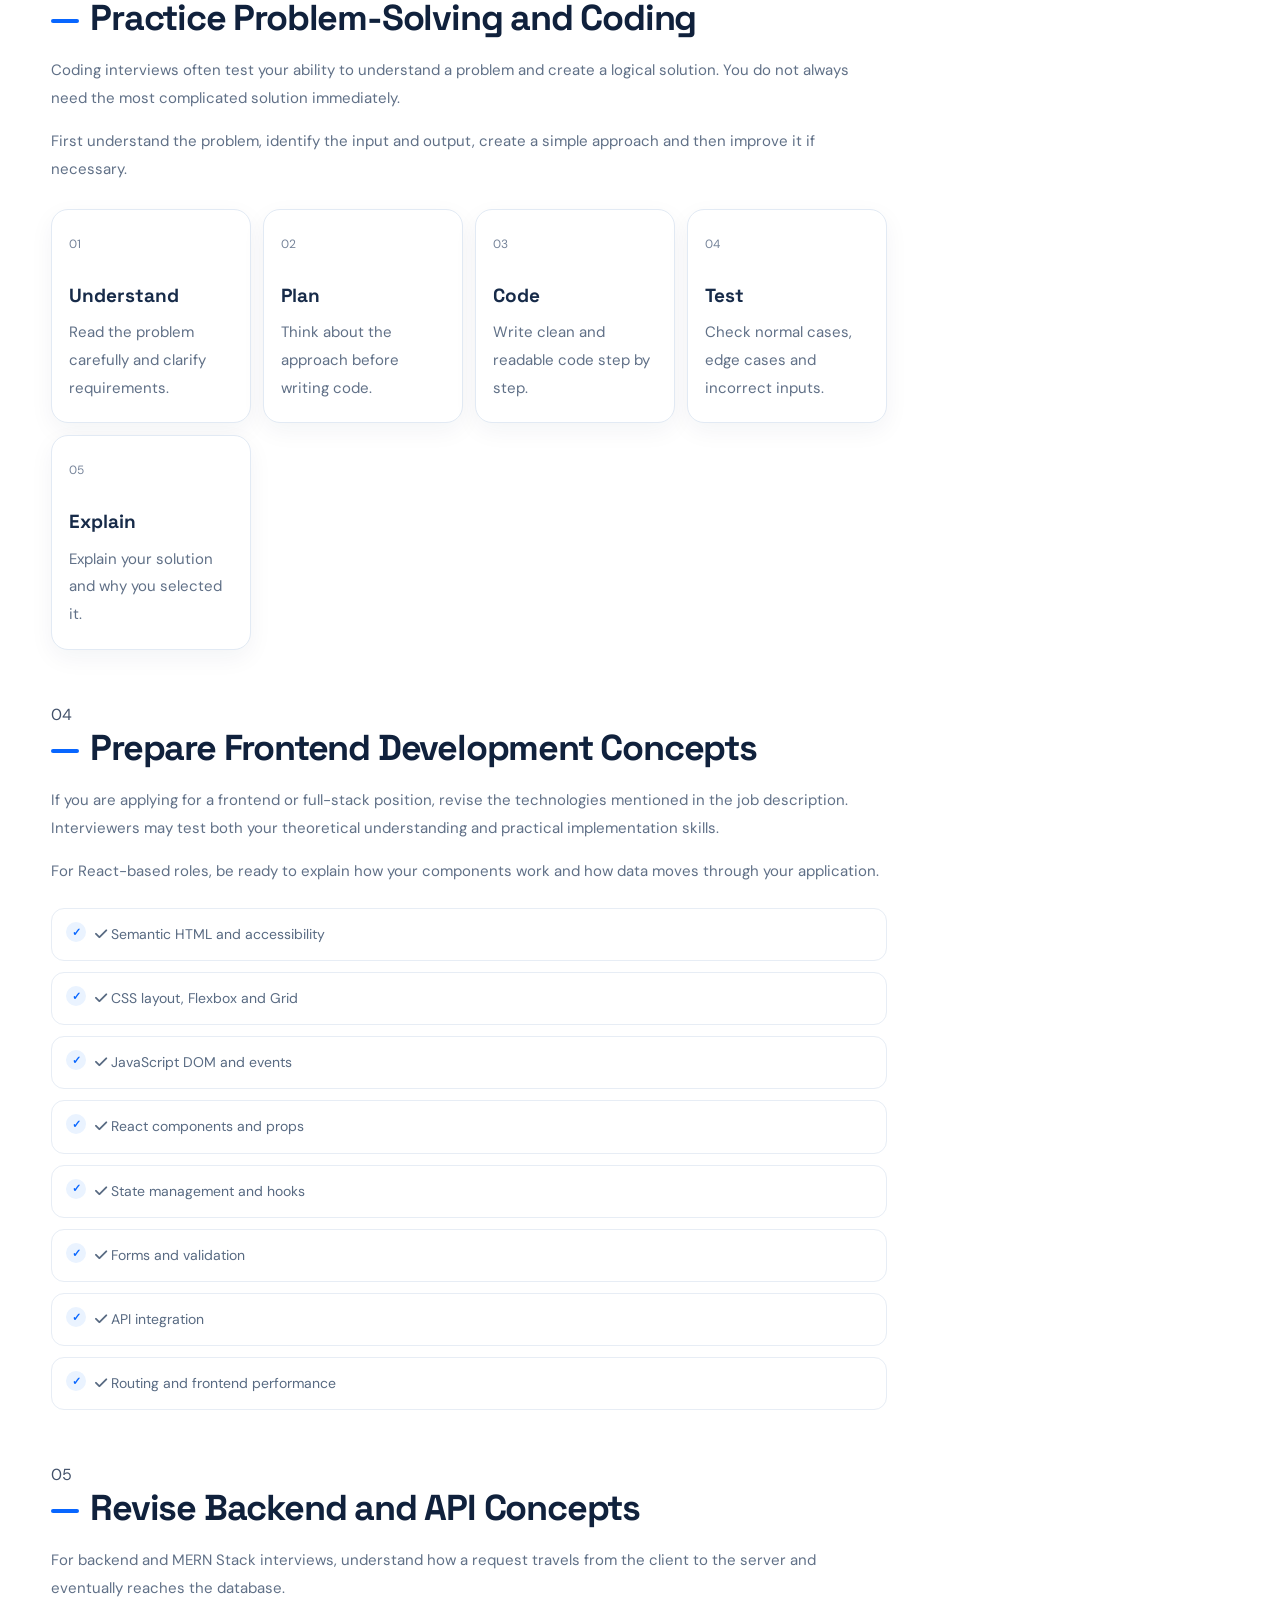
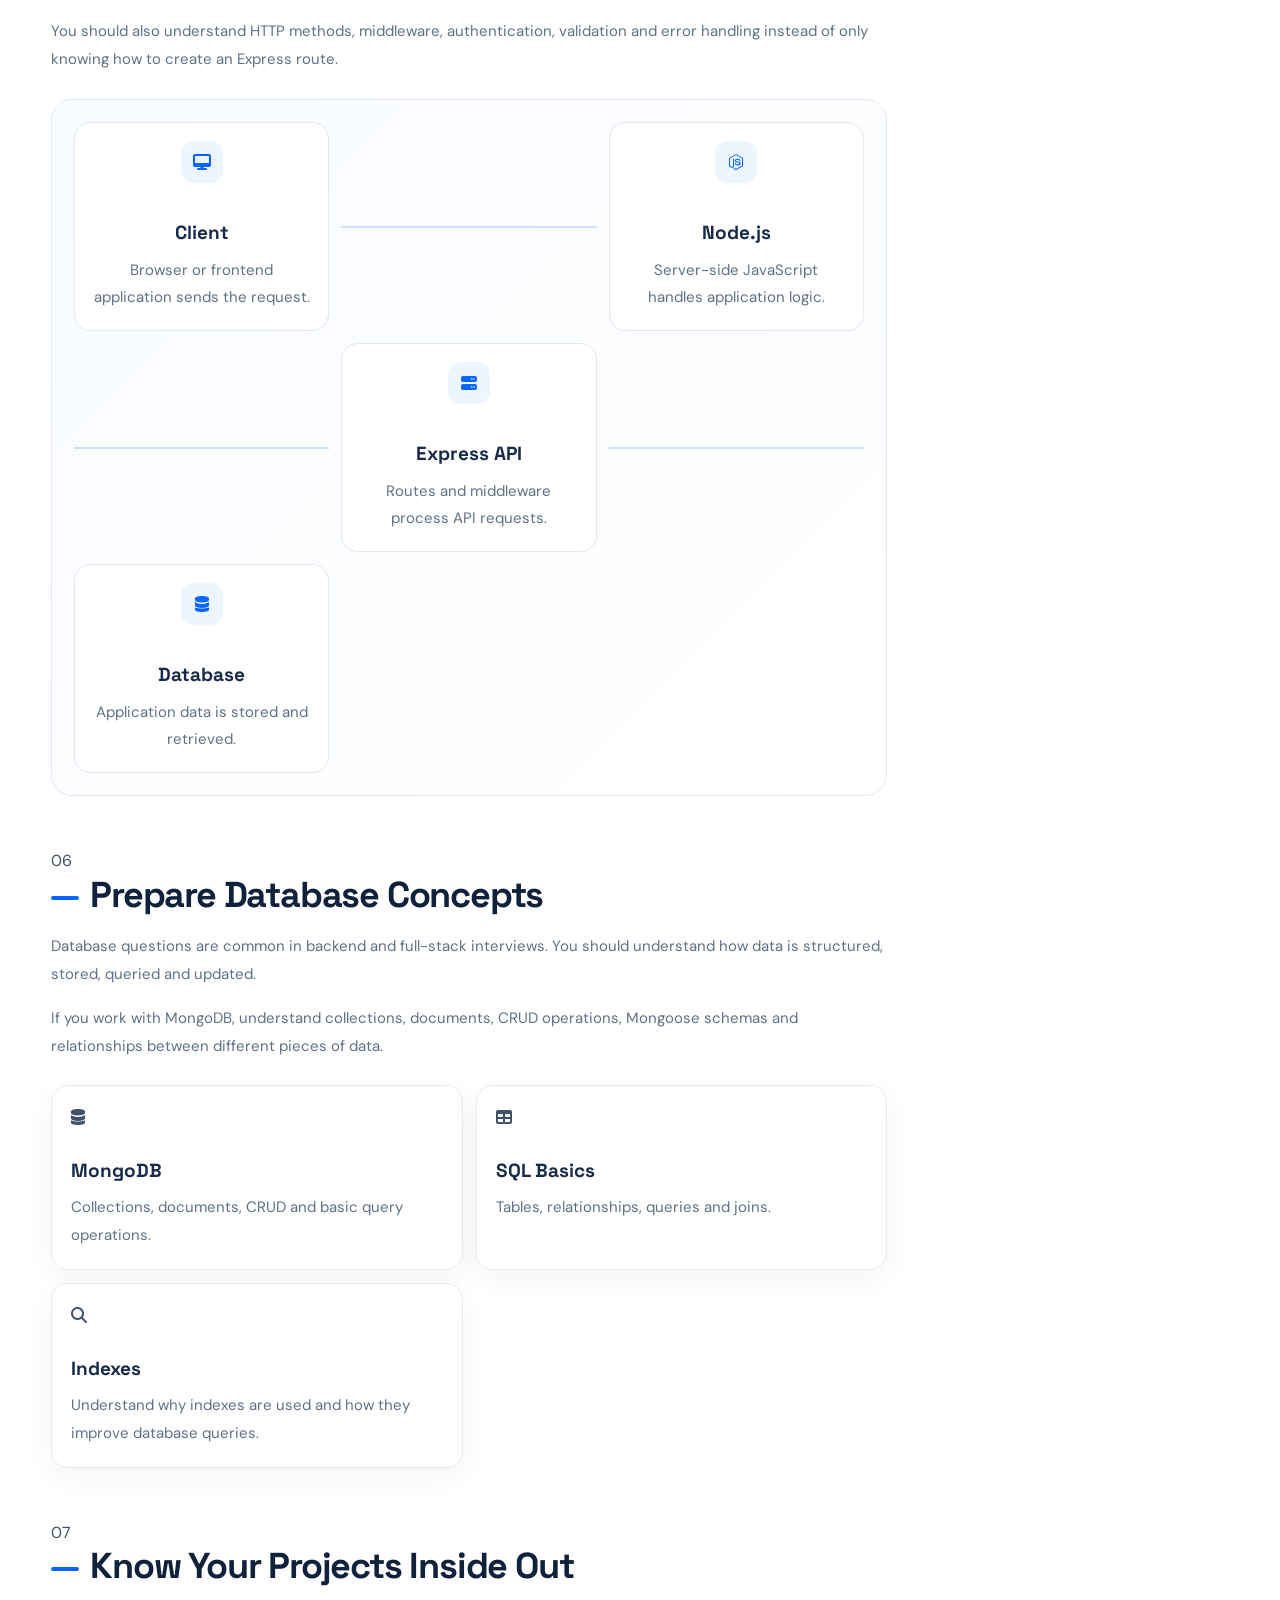
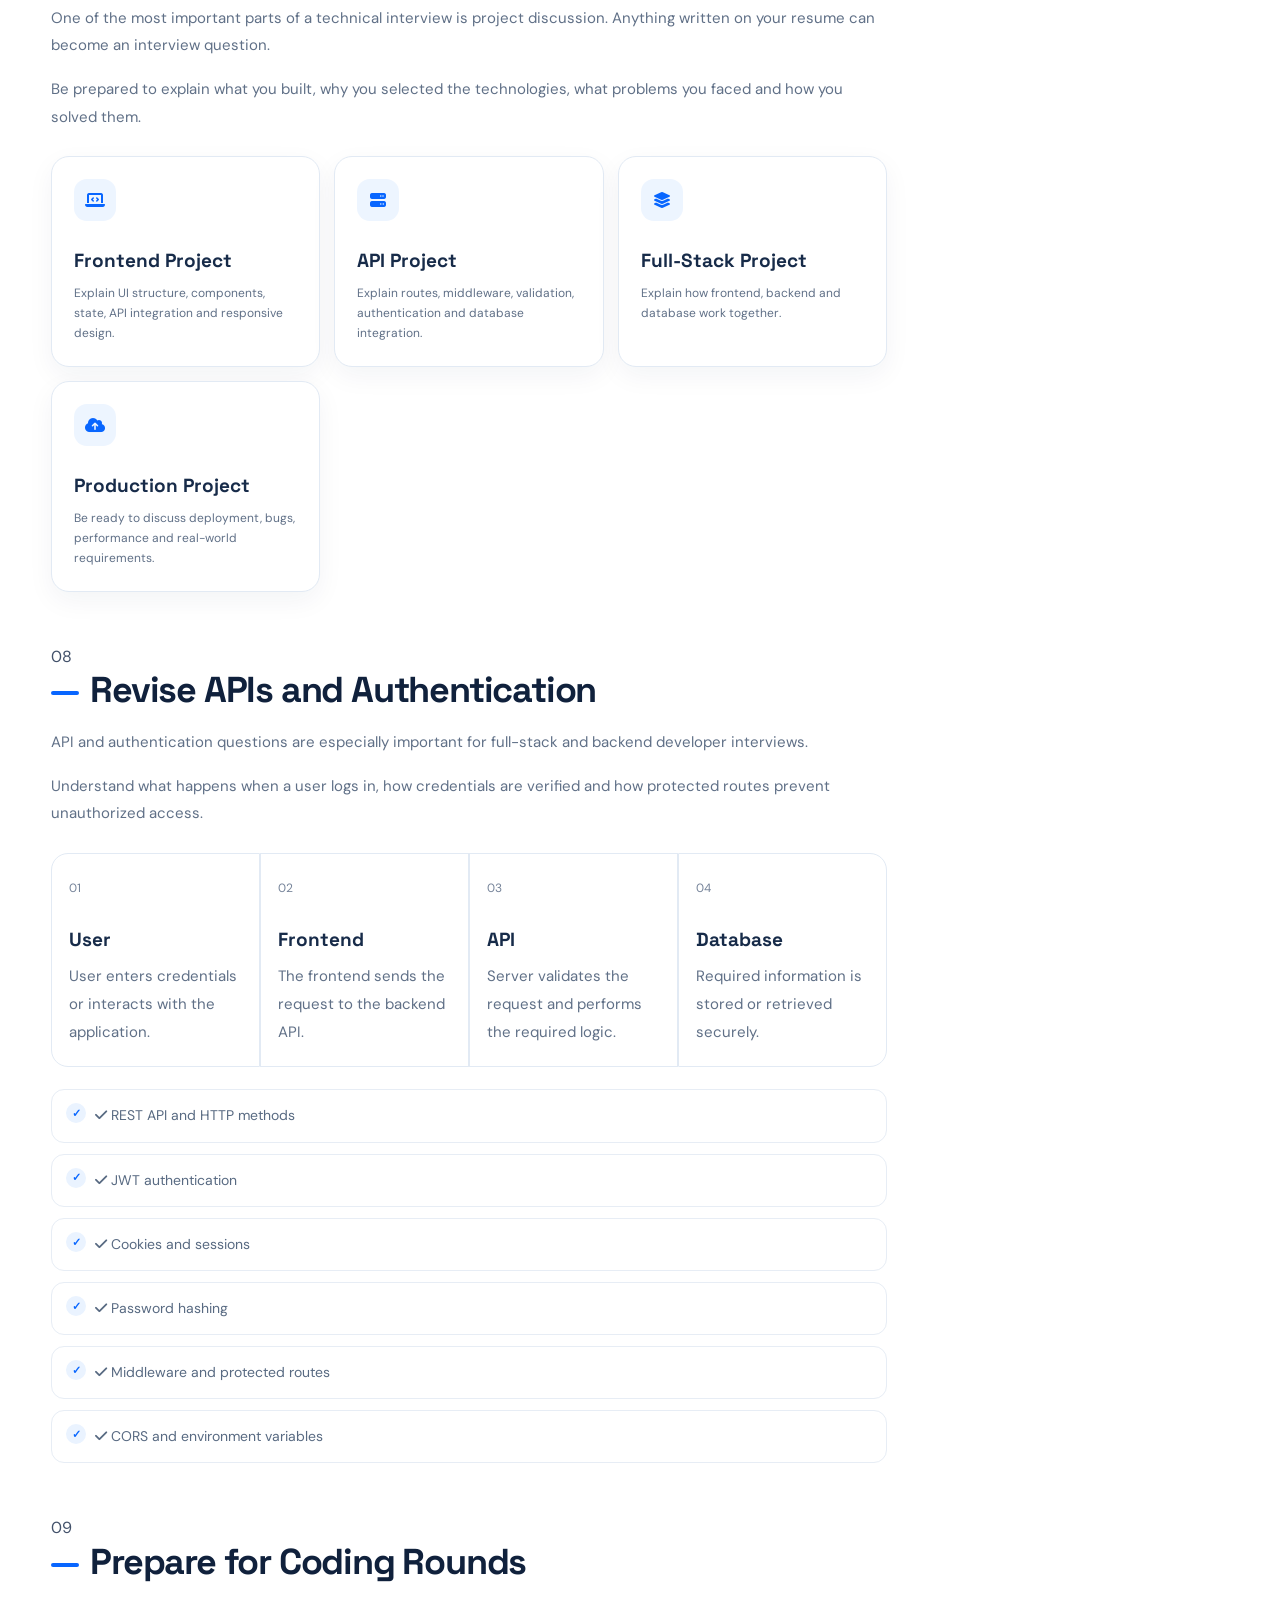
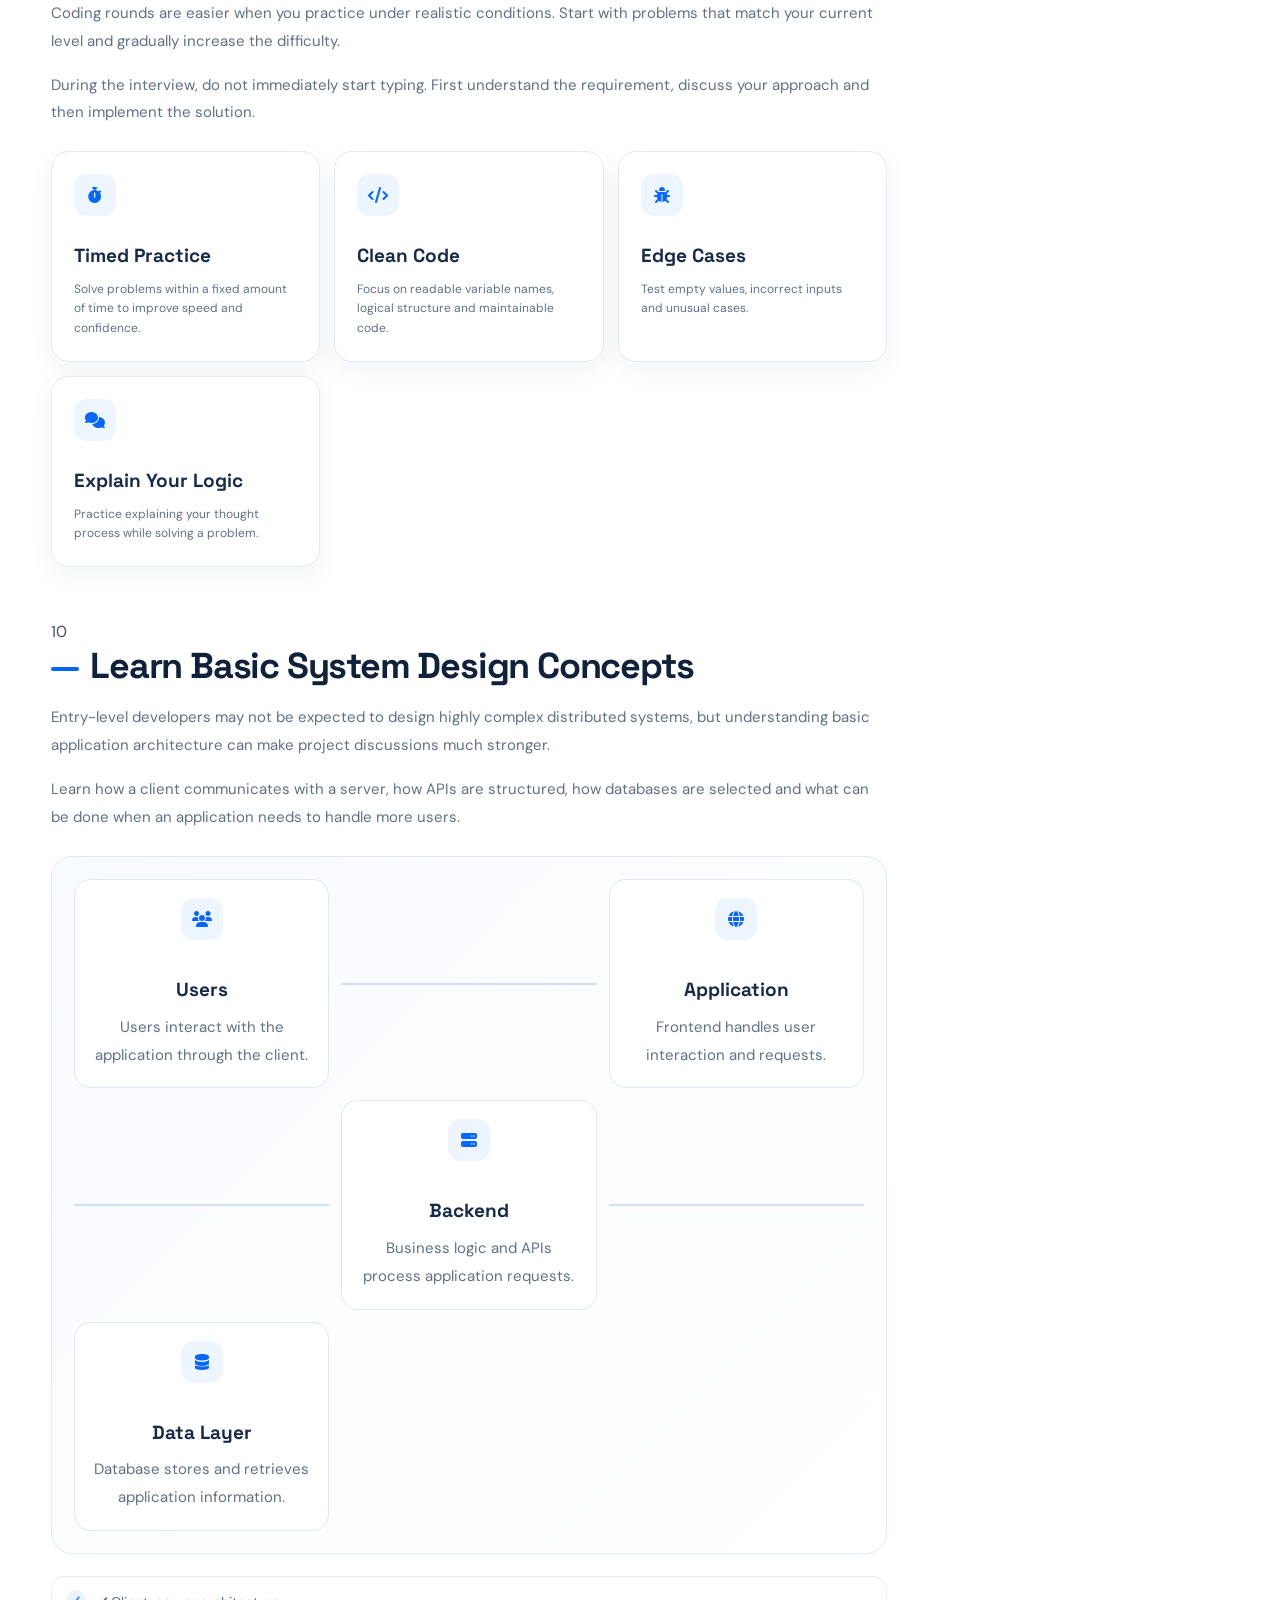
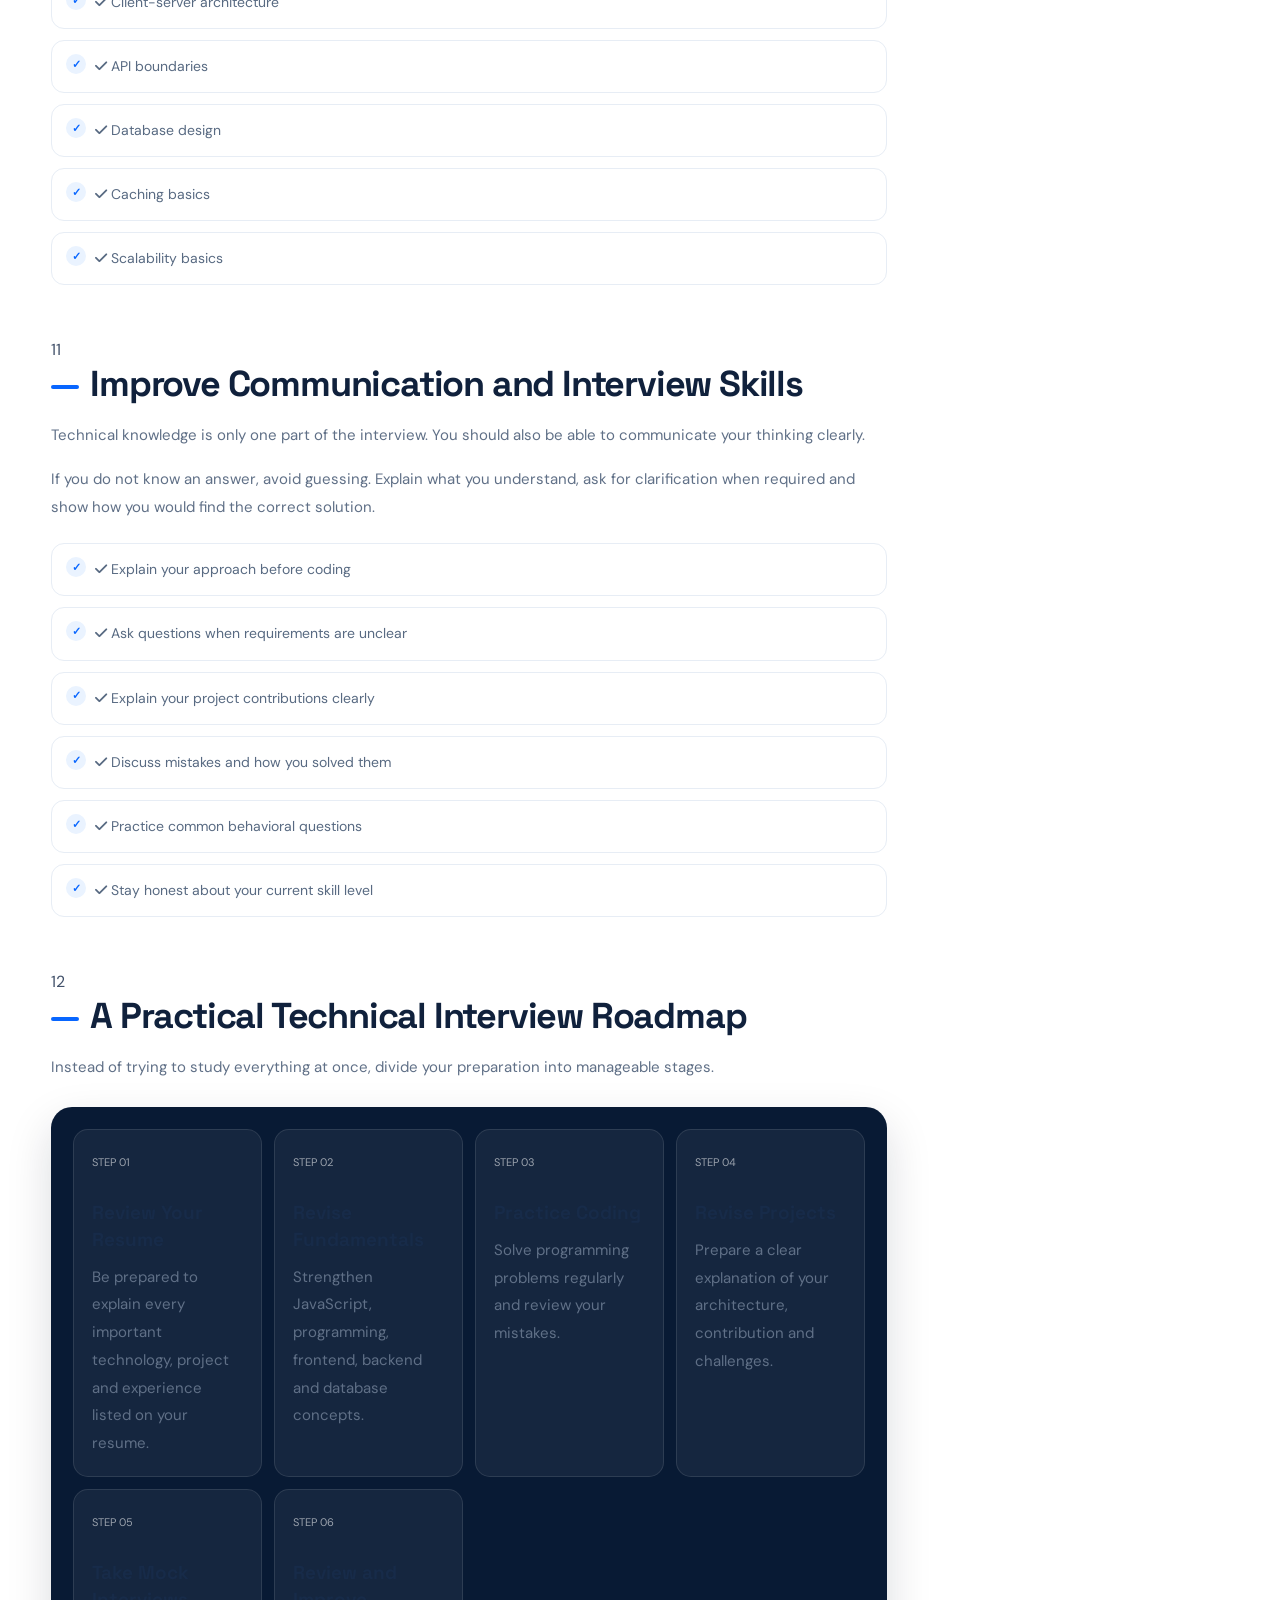
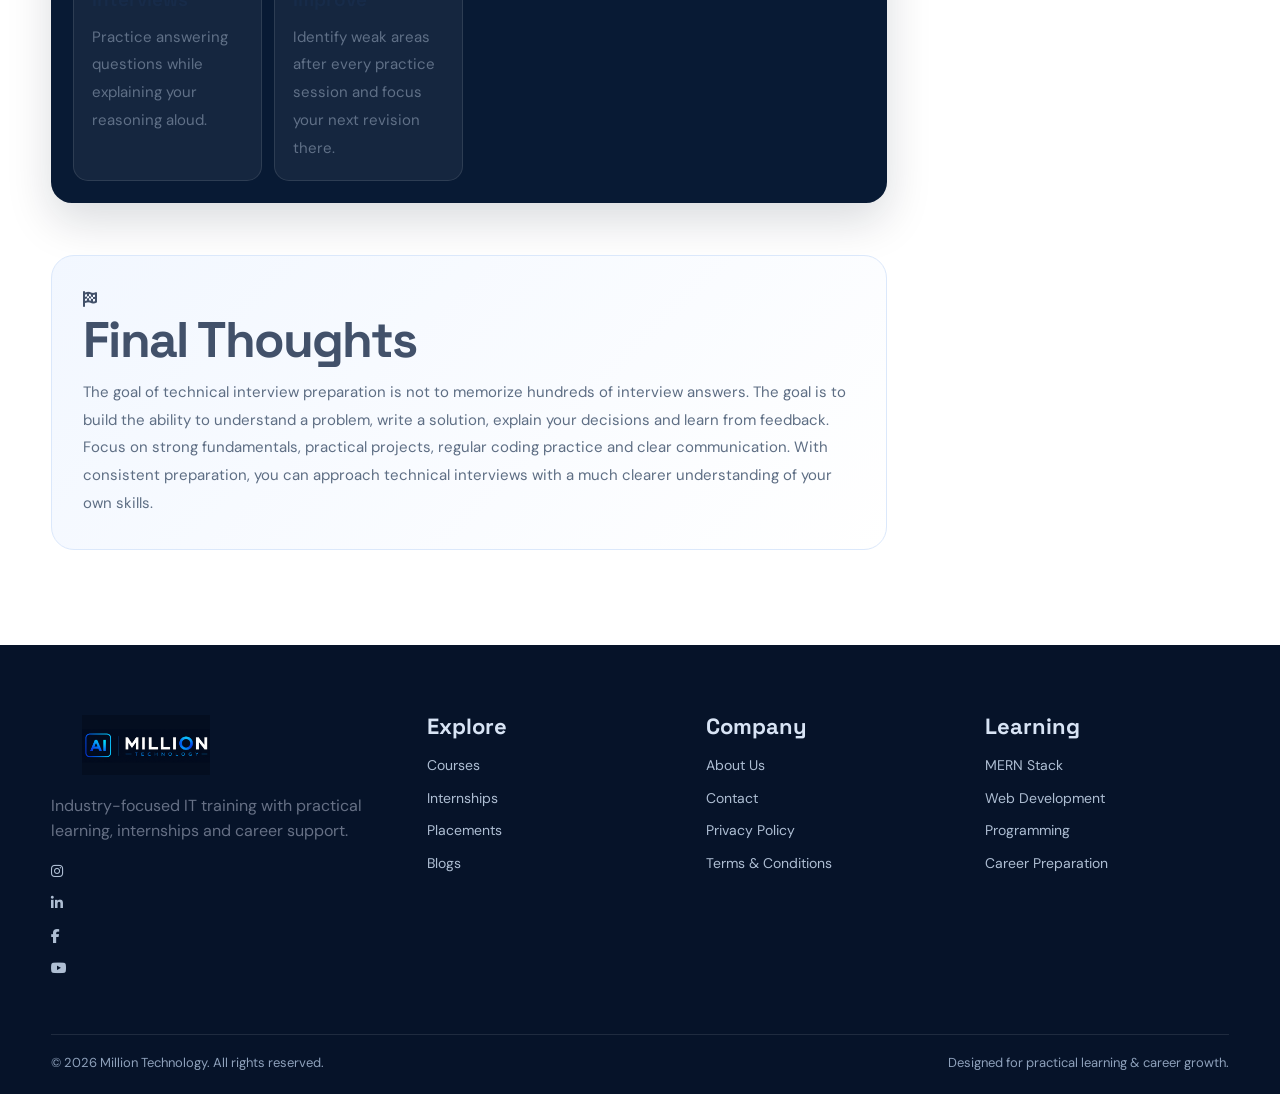
<file: blog-details3.html>
<!DOCTYPE html>
<html lang="en">

<head>
  <meta charset="UTF-8">
  <meta name="viewport" content="width=device-width, initial-scale=1.0">

  <title>Preparing for a Technical Interview | Million Technology</title>

  <meta name="description"
    content="A practical guide to preparing for technical interviews with programming fundamentals, problem-solving, frontend, backend, databases, projects and communication skills.">

  <link rel="stylesheet" href="css/style.css">

  <link rel="stylesheet"
    href="https://cdnjs.cloudflare.com/ajax/libs/font-awesome/6.7.2/css/all.min.css">
</head>

<body>

  <!-- ================= TOP BAR ================= -->
  <div class="topbar">
    <div class="container topbar-inner">
      <span>
        <i class="fa-solid fa-location-dot"></i>
        Pune, Maharashtra
      </span>

      <span>
        Industry-focused IT training • Practical learning • Career support
      </span>
    </div>
  </div>


  <!-- ================= NAVBAR ================= -->
  <header class="navbar">
    <div class="container nav-inner">

      <a href="index.html" class="logo">
        <img src="assets/logo/logo-dark.png" alt="Million Technology">
      </a>

      <nav class="nav-links">
        <a href="index.html">Home</a>
        <a href="courses.html">Courses</a>
        <a href="internships.html">Internships</a>
        <a href="placements.html">Placements</a>
        <a href="about.html">About</a>
        <a href="blogs.html" class="active">Blogs</a>
        <a href="contact.html">Contact</a>
      </nav>

      <div class="nav-actions">
        <a href="contact.html" class="btn btn-outline">Talk to Us</a>
        <a href="courses.html" class="btn btn-primary">Enroll Now</a>
      </div>

      <button class="mobile-nav-toggle" aria-label="Open navigation">
        <i class="fa-solid fa-bars"></i>
      </button>

    </div>
  </header>


  <!-- ================= MOBILE NAV ================= -->
  <div class="mobile-nav">
    <a href="index.html">Home</a>
    <a href="courses.html">Courses</a>
    <a href="internships.html">Internships</a>
    <a href="placements.html">Placements</a>
    <a href="about.html">About</a>
    <a href="blogs.html">Blogs</a>
    <a href="contact.html">Contact</a>

    <div class="mobile-nav-actions">
      <a href="contact.html" class="btn btn-outline">Talk to Us</a>
      <a href="courses.html" class="btn btn-primary">Enroll Now</a>
    </div>
  </div>


  <!-- ================= HERO ================= -->
  <section class="page-hero">
    <div class="container">

      <div class="breadcrumb">
        <a href="index.html">Home</a>
        /
        <a href="blogs.html">Blogs</a>
        /
        Technical Interview
      </div>

      <div class="blog-category">
        <i class="fa-solid fa-code"></i>
        TECHNICAL INTERVIEW
      </div>

      <h1>
        Preparing for a
        <span class="gradient-text">Technical Interview</span>
      </h1>

      <p class="muted">
        A practical guide to preparing for technical interviews by strengthening
        programming fundamentals, problem-solving, technical concepts,
        projects and communication skills.
      </p>

      <div class="blog-meta">

        <span>
          <i class="fa-regular fa-clock"></i>
          8–10 min read
        </span>

        <span>
          <i class="fa-solid fa-layer-group"></i>
          Interview Preparation
        </span>

        <span>
          <i class="fa-solid fa-location-dot"></i>
          Pune, Maharashtra
        </span>

      </div>

    </div>
  </section>


  <!-- ================= BLOG CONTENT ================= -->
  <section class="section">

    <div class="container blog-layout">

      <!-- ================= ARTICLE ================= -->
      <article class="blog-article">

        <!-- Featured Image -->
        <div class="blog-featured-image">
          <img
            src="assets/images/blog3.jpg"
            alt="Preparing for a Technical Interview">
        </div>


        <!-- INTRO -->
        <div class="article-intro">

          <p class="muted">
            A technical interview is not only about remembering definitions.
            Interviewers want to understand how you think, how you approach
            problems, how well you understand your technical skills and how
            clearly you can explain your decisions.
          </p>

          <p class="muted">
            Whether you are preparing for a frontend, backend, MERN Stack or
            full-stack developer role, structured preparation can make the
            interview process much easier.
          </p>

        </div>


        <!-- HIGHLIGHT -->
        <div class="article-highlight">

          <div class="highlight-icon">
            <i class="fa-solid fa-lightbulb"></i>
          </div>

          <div>
            <strong>The practical interview approach</strong>

            <p>
              Learn the concept → solve problems → explain your solution →
              review mistakes → practice again.
            </p>
          </div>

        </div>


        <!-- ================= SECTION 01 ================= -->
        <section class="article-block" id="interview-fundamentals">

          <div class="section-number">01</div>

          <div>

            <h2>Understand the Technical Interview Process</h2>

            <p class="muted">
              Before starting your preparation, understand what the company
              and role are expecting from you. Different companies can follow
              different interview formats, so read the job description
              carefully and identify the technologies and responsibilities
              mentioned there.
            </p>

            <p class="muted">
              A typical developer hiring process can include an initial
              screening, technical discussion, coding or problem-solving
              round, project discussion and an HR or behavioral conversation.
            </p>

            <div class="topic-grid">

              <div class="topic-card">
                <i class="fa-solid fa-file-lines"></i>
                <h3>Resume</h3>
                <p>
                  Know every technology, project and experience mentioned on
                  your resume.
                </p>
              </div>

              <div class="topic-card">
                <i class="fa-solid fa-code"></i>
                <h3>Coding</h3>
                <p>
                  Practice programming problems and explain your approach
                  clearly.
                </p>
              </div>

              <div class="topic-card">
                <i class="fa-solid fa-book"></i>
                <h3>Technical Concepts</h3>
                <p>
                  Revise the core concepts required for the role you are
                  applying for.
                </p>
              </div>

            </div>

          </div>

        </section>


        <!-- ================= SECTION 02 ================= -->
        <section class="article-block" id="javascript-interview">

          <div class="section-number">02</div>

          <div>

            <h2>Strengthen JavaScript and Programming Fundamentals</h2>

            <p class="muted">
              For JavaScript-based roles, strong fundamentals are extremely
              important. Interviewers may ask simple questions to check whether
              you understand the language rather than only knowing how to use
              a framework.
            </p>

            <p class="muted">
              Be comfortable explaining concepts with small examples instead
              of memorizing one-line definitions.
            </p>

            <ul class="feature-list">

              <li>
                <i class="fa-solid fa-check"></i>
                Variables, data types and scope
              </li>

              <li>
                <i class="fa-solid fa-check"></i>
                Functions and arrow functions
              </li>

              <li>
                <i class="fa-solid fa-check"></i>
                Arrays and objects
              </li>

              <li>
                <i class="fa-solid fa-check"></i>
                ES6+ features
              </li>

              <li>
                <i class="fa-solid fa-check"></i>
                Promises and async/await
              </li>

              <li>
                <i class="fa-solid fa-check"></i>
                DOM and events
              </li>

              <li>
                <i class="fa-solid fa-check"></i>
                Error handling
              </li>

              <li>
                <i class="fa-solid fa-check"></i>
                Closures and callbacks
              </li>

            </ul>

          </div>

        </section>


        <!-- ================= SECTION 03 ================= -->
        <section class="article-block" id="problem-solving">

          <div class="section-number">03</div>

          <div>

            <h2>Practice Problem-Solving and Coding</h2>

            <p class="muted">
              Coding interviews often test your ability to understand a
              problem and create a logical solution. You do not always need
              the most complicated solution immediately.
            </p>

            <p class="muted">
              First understand the problem, identify the input and output,
              create a simple approach and then improve it if necessary.
            </p>

            <div class="learning-flow">

              <div class="flow-card">
                <span>01</span>
                <h3>Understand</h3>
                <p>Read the problem carefully and clarify requirements.</p>
              </div>

              <div class="flow-card">
                <span>02</span>
                <h3>Plan</h3>
                <p>Think about the approach before writing code.</p>
              </div>

              <div class="flow-card">
                <span>03</span>
                <h3>Code</h3>
                <p>Write clean and readable code step by step.</p>
              </div>

              <div class="flow-card">
                <span>04</span>
                <h3>Test</h3>
                <p>Check normal cases, edge cases and incorrect inputs.</p>
              </div>

              <div class="flow-card">
                <span>05</span>
                <h3>Explain</h3>
                <p>Explain your solution and why you selected it.</p>
              </div>

            </div>

          </div>

        </section>


        <!-- ================= SECTION 04 ================= -->
        <section class="article-block" id="frontend">

          <div class="section-number">04</div>

          <div>

            <h2>Prepare Frontend Development Concepts</h2>

            <p class="muted">
              If you are applying for a frontend or full-stack position,
              revise the technologies mentioned in the job description.
              Interviewers may test both your theoretical understanding and
              practical implementation skills.
            </p>

            <p class="muted">
              For React-based roles, be ready to explain how your components
              work and how data moves through your application.
            </p>

            <ul class="feature-list">

              <li>
                <i class="fa-solid fa-check"></i>
                Semantic HTML and accessibility
              </li>

              <li>
                <i class="fa-solid fa-check"></i>
                CSS layout, Flexbox and Grid
              </li>

              <li>
                <i class="fa-solid fa-check"></i>
                JavaScript DOM and events
              </li>

              <li>
                <i class="fa-solid fa-check"></i>
                React components and props
              </li>

              <li>
                <i class="fa-solid fa-check"></i>
                State management and hooks
              </li>

              <li>
                <i class="fa-solid fa-check"></i>
                Forms and validation
              </li>

              <li>
                <i class="fa-solid fa-check"></i>
                API integration
              </li>

              <li>
                <i class="fa-solid fa-check"></i>
                Routing and frontend performance
              </li>

            </ul>

          </div>

        </section>


        <!-- ================= SECTION 05 ================= -->
        <section class="article-block" id="backend">

          <div class="section-number">05</div>

          <div>

            <h2>Revise Backend and API Concepts</h2>

            <p class="muted">
              For backend and MERN Stack interviews, understand how a request
              travels from the client to the server and eventually reaches the
              database.
            </p>

            <p class="muted">
              You should also understand HTTP methods, middleware,
              authentication, validation and error handling instead of only
              knowing how to create an Express route.
            </p>

            <div class="architecture">

              <div class="architecture-item">

                <div class="architecture-icon">
                  <i class="fa-solid fa-desktop"></i>
                </div>

                <h3>Client</h3>
                <p>Browser or frontend application sends the request.</p>

              </div>

              <div class="architecture-line"></div>

              <div class="architecture-item">

                <div class="architecture-icon">
                  <i class="fa-brands fa-node-js"></i>
                </div>

                <h3>Node.js</h3>
                <p>Server-side JavaScript handles application logic.</p>

              </div>

              <div class="architecture-line"></div>

              <div class="architecture-item">

                <div class="architecture-icon">
                  <i class="fa-solid fa-server"></i>
                </div>

                <h3>Express API</h3>
                <p>Routes and middleware process API requests.</p>

              </div>

              <div class="architecture-line"></div>

              <div class="architecture-item">

                <div class="architecture-icon">
                  <i class="fa-solid fa-database"></i>
                </div>

                <h3>Database</h3>
                <p>Application data is stored and retrieved.</p>

              </div>

            </div>

          </div>

        </section>


        <!-- ================= SECTION 06 ================= -->
        <section class="article-block" id="database">

          <div class="section-number">06</div>

          <div>

            <h2>Prepare Database Concepts</h2>

            <p class="muted">
              Database questions are common in backend and full-stack
              interviews. You should understand how data is structured,
              stored, queried and updated.
            </p>

            <p class="muted">
              If you work with MongoDB, understand collections, documents,
              CRUD operations, Mongoose schemas and relationships between
              different pieces of data.
            </p>

            <div class="topic-grid">

              <div class="topic-card">
                <i class="fa-solid fa-database"></i>
                <h3>MongoDB</h3>
                <p>
                  Collections, documents, CRUD and basic query operations.
                </p>
              </div>

              <div class="topic-card">
                <i class="fa-solid fa-table"></i>
                <h3>SQL Basics</h3>
                <p>
                  Tables, relationships, queries and joins.
                </p>
              </div>

              <div class="topic-card">
                <i class="fa-solid fa-magnifying-glass"></i>
                <h3>Indexes</h3>
                <p>
                  Understand why indexes are used and how they improve
                  database queries.
                </p>
              </div>

            </div>

          </div>

        </section>


        <!-- ================= SECTION 07 ================= -->
        <section class="article-block" id="projects">

          <div class="section-number">07</div>

          <div>

            <h2>Know Your Projects Inside Out</h2>

            <p class="muted">
              One of the most important parts of a technical interview is
              project discussion. Anything written on your resume can become
              an interview question.
            </p>

            <p class="muted">
              Be prepared to explain what you built, why you selected the
              technologies, what problems you faced and how you solved them.
            </p>

            <div class="project-grid">

              <div class="project-card">

                <div class="architecture-icon">
                  <i class="fa-solid fa-laptop-code"></i>
                </div>

                <h3>Frontend Project</h3>

                <p>
                  Explain UI structure, components, state, API integration
                  and responsive design.
                </p>

              </div>

              <div class="project-card">

                <div class="architecture-icon">
                  <i class="fa-solid fa-server"></i>
                </div>

                <h3>API Project</h3>

                <p>
                  Explain routes, middleware, validation, authentication and
                  database integration.
                </p>

              </div>

              <div class="project-card">

                <div class="architecture-icon">
                  <i class="fa-solid fa-layer-group"></i>
                </div>

                <h3>Full-Stack Project</h3>

                <p>
                  Explain how frontend, backend and database work together.
                </p>

              </div>

              <div class="project-card">

                <div class="architecture-icon">
                  <i class="fa-solid fa-cloud-arrow-up"></i>
                </div>

                <h3>Production Project</h3>

                <p>
                  Be ready to discuss deployment, bugs, performance and
                  real-world requirements.
                </p>

              </div>

            </div>

          </div>

        </section>


        <!-- ================= SECTION 08 ================= -->
        <section class="article-block" id="apis-auth">

          <div class="section-number">08</div>

          <div>

            <h2>Revise APIs and Authentication</h2>

            <p class="muted">
              API and authentication questions are especially important for
              full-stack and backend developer interviews.
            </p>

            <p class="muted">
              Understand what happens when a user logs in, how credentials
              are verified and how protected routes prevent unauthorized
              access.
            </p>

            <div class="stack-flow">

              <div class="flow-card">
                <span>01</span>
                <h3>User</h3>
                <p>User enters credentials or interacts with the application.</p>
              </div>

              <div class="flow-card">
                <span>02</span>
                <h3>Frontend</h3>
                <p>The frontend sends the request to the backend API.</p>
              </div>

              <div class="flow-card">
                <span>03</span>
                <h3>API</h3>
                <p>Server validates the request and performs the required logic.</p>
              </div>

              <div class="flow-card">
                <span>04</span>
                <h3>Database</h3>
                <p>Required information is stored or retrieved securely.</p>
              </div>

            </div>

            <ul class="feature-list">

              <li>
                <i class="fa-solid fa-check"></i>
                REST API and HTTP methods
              </li>

              <li>
                <i class="fa-solid fa-check"></i>
                JWT authentication
              </li>

              <li>
                <i class="fa-solid fa-check"></i>
                Cookies and sessions
              </li>

              <li>
                <i class="fa-solid fa-check"></i>
                Password hashing
              </li>

              <li>
                <i class="fa-solid fa-check"></i>
                Middleware and protected routes
              </li>

              <li>
                <i class="fa-solid fa-check"></i>
                CORS and environment variables
              </li>

            </ul>

          </div>

        </section>


        <!-- ================= SECTION 09 ================= -->
        <section class="article-block" id="coding-round">

          <div class="section-number">09</div>

          <div>

            <h2>Prepare for Coding Rounds</h2>

            <p class="muted">
              Coding rounds are easier when you practice under realistic
              conditions. Start with problems that match your current level
              and gradually increase the difficulty.
            </p>

            <p class="muted">
              During the interview, do not immediately start typing. First
              understand the requirement, discuss your approach and then
              implement the solution.
            </p>

            <div class="project-grid">

              <div class="project-card">

                <div class="architecture-icon">
                  <i class="fa-solid fa-stopwatch"></i>
                </div>

                <h3>Timed Practice</h3>

                <p>
                  Solve problems within a fixed amount of time to improve
                  speed and confidence.
                </p>

              </div>

              <div class="project-card">

                <div class="architecture-icon">
                  <i class="fa-solid fa-code"></i>
                </div>

                <h3>Clean Code</h3>

                <p>
                  Focus on readable variable names, logical structure and
                  maintainable code.
                </p>

              </div>

              <div class="project-card">

                <div class="architecture-icon">
                  <i class="fa-solid fa-bug"></i>
                </div>

                <h3>Edge Cases</h3>

                <p>
                  Test empty values, incorrect inputs and unusual cases.
                </p>

              </div>

              <div class="project-card">

                <div class="architecture-icon">
                  <i class="fa-solid fa-comments"></i>
                </div>

                <h3>Explain Your Logic</h3>

                <p>
                  Practice explaining your thought process while solving a
                  problem.
                </p>

              </div>

            </div>

          </div>

        </section>


        <!-- ================= SECTION 10 ================= -->
        <section class="article-block" id="system-design">

          <div class="section-number">10</div>

          <div>

            <h2>Learn Basic System Design Concepts</h2>

            <p class="muted">
              Entry-level developers may not be expected to design highly
              complex distributed systems, but understanding basic application
              architecture can make project discussions much stronger.
            </p>

            <p class="muted">
              Learn how a client communicates with a server, how APIs are
              structured, how databases are selected and what can be done when
              an application needs to handle more users.
            </p>

            <div class="architecture">

              <div class="architecture-item">

                <div class="architecture-icon">
                  <i class="fa-solid fa-users"></i>
                </div>

                <h3>Users</h3>
                <p>Users interact with the application through the client.</p>

              </div>

              <div class="architecture-line"></div>

              <div class="architecture-item">

                <div class="architecture-icon">
                  <i class="fa-solid fa-globe"></i>
                </div>

                <h3>Application</h3>
                <p>Frontend handles user interaction and requests.</p>

              </div>

              <div class="architecture-line"></div>

              <div class="architecture-item">

                <div class="architecture-icon">
                  <i class="fa-solid fa-server"></i>
                </div>

                <h3>Backend</h3>
                <p>Business logic and APIs process application requests.</p>

              </div>

              <div class="architecture-line"></div>

              <div class="architecture-item">

                <div class="architecture-icon">
                  <i class="fa-solid fa-database"></i>
                </div>

                <h3>Data Layer</h3>
                <p>Database stores and retrieves application information.</p>

              </div>

            </div>

            <ul class="feature-list">

              <li>
                <i class="fa-solid fa-check"></i>
                Client-server architecture
              </li>

              <li>
                <i class="fa-solid fa-check"></i>
                API boundaries
              </li>

              <li>
                <i class="fa-solid fa-check"></i>
                Database design
              </li>

              <li>
                <i class="fa-solid fa-check"></i>
                Caching basics
              </li>

              <li>
                <i class="fa-solid fa-check"></i>
                Scalability basics
              </li>

            </ul>

          </div>

        </section>


        <!-- ================= SECTION 11 ================= -->
        <section class="article-block" id="communication">

          <div class="section-number">11</div>

          <div>

            <h2>Improve Communication and Interview Skills</h2>

            <p class="muted">
              Technical knowledge is only one part of the interview.
              You should also be able to communicate your thinking clearly.
            </p>

            <p class="muted">
              If you do not know an answer, avoid guessing. Explain what you
              understand, ask for clarification when required and show how
              you would find the correct solution.
            </p>

            <ul class="feature-list">

              <li>
                <i class="fa-solid fa-check"></i>
                Explain your approach before coding
              </li>

              <li>
                <i class="fa-solid fa-check"></i>
                Ask questions when requirements are unclear
              </li>

              <li>
                <i class="fa-solid fa-check"></i>
                Explain your project contributions clearly
              </li>

              <li>
                <i class="fa-solid fa-check"></i>
                Discuss mistakes and how you solved them
              </li>

              <li>
                <i class="fa-solid fa-check"></i>
                Practice common behavioral questions
              </li>

              <li>
                <i class="fa-solid fa-check"></i>
                Stay honest about your current skill level
              </li>

            </ul>

          </div>

        </section>


        <!-- ================= ROADMAP ================= -->
        <section class="article-block">

          <div class="section-number">12</div>

          <div>

            <h2>A Practical Technical Interview Roadmap</h2>

            <p class="muted">
              Instead of trying to study everything at once, divide your
              preparation into manageable stages.
            </p>

            <div class="roadmap">

              <div class="roadmap-grid">

                <div class="roadmap-item">
                  <span class="roadmap-label">STEP 01</span>
                  <h3>Review Your Resume</h3>
                  <p>
                    Be prepared to explain every important technology,
                    project and experience listed on your resume.
                  </p>
                </div>

                <div class="roadmap-item">
                  <span class="roadmap-label">STEP 02</span>
                  <h3>Revise Fundamentals</h3>
                  <p>
                    Strengthen JavaScript, programming, frontend, backend
                    and database concepts.
                  </p>
                </div>

                <div class="roadmap-item">
                  <span class="roadmap-label">STEP 03</span>
                  <h3>Practice Coding</h3>
                  <p>
                    Solve programming problems regularly and review your
                    mistakes.
                  </p>
                </div>

                <div class="roadmap-item">
                  <span class="roadmap-label">STEP 04</span>
                  <h3>Revise Projects</h3>
                  <p>
                    Prepare a clear explanation of your architecture,
                    contribution and challenges.
                  </p>
                </div>

                <div class="roadmap-item">
                  <span class="roadmap-label">STEP 05</span>
                  <h3>Take Mock Interviews</h3>
                  <p>
                    Practice answering questions while explaining your
                    reasoning aloud.
                  </p>
                </div>

                <div class="roadmap-item">
                  <span class="roadmap-label">STEP 06</span>
                  <h3>Review and Improve</h3>
                  <p>
                    Identify weak areas after every practice session and
                    focus your next revision there.
                  </p>
                </div>

              </div>

            </div>

          </div>

        </section>


        <!-- ================= CONCLUSION ================= -->
        <section class="article-conclusion">

          <div class="conclusion-icon">
            <i class="fa-solid fa-flag-checkered"></i>
          </div>

          <div>

            <h2>Final Thoughts</h2>

            <p class="muted">
              The goal of technical interview preparation is not to memorize
              hundreds of interview answers. The goal is to build the ability
              to understand a problem, write a solution, explain your
              decisions and learn from feedback.
            </p>

            <p class="muted">
              Focus on strong fundamentals, practical projects, regular coding
              practice and clear communication. With consistent preparation,
              you can approach technical interviews with a much clearer
              understanding of your own skills.
            </p>

          </div>

        </section>

      </article>


      <!-- ================= SIDEBAR ================= -->
      <aside class="blog-sidebar">

        <!-- Navigation -->
        <div class="sidebar-card">

          <div class="sidebar-label">
            <i class="fa-solid fa-list"></i>
            ON THIS PAGE
          </div>

          <nav class="article-navigation">

            <a href="#interview-fundamentals">
              <span class="sidebar-icon">01</span>
              Interview Process
            </a>

            <a href="#javascript-interview">
              <span class="sidebar-icon">02</span>
              Programming Fundamentals
            </a>

            <a href="#problem-solving">
              <span class="sidebar-icon">03</span>
              Problem Solving
            </a>

            <a href="#frontend">
              <span class="sidebar-icon">04</span>
              Frontend Preparation
            </a>

            <a href="#backend">
              <span class="sidebar-icon">05</span>
              Backend Preparation
            </a>

            <a href="#database">
              <span class="sidebar-icon">06</span>
              Database Concepts
            </a>

            <a href="#projects">
              <span class="sidebar-icon">07</span>
              Projects
            </a>

            <a href="#apis-auth">
              <span class="sidebar-icon">08</span>
              APIs & Authentication
            </a>

            <a href="#coding-round">
              <span class="sidebar-icon">09</span>
              Coding Round
            </a>

            <a href="#system-design">
              <span class="sidebar-icon">10</span>
              System Design
            </a>

            <a href="#communication">
              <span class="sidebar-icon">11</span>
              Communication
            </a>

          </nav>

        </div>


        <!-- CTA -->
        <div class="sidebar-card">

          <div class="sidebar-label">
            <i class="fa-solid fa-graduation-cap"></i>
            PREPARE SMARTER
          </div>

          <h3>
            Learn. Build. Prepare.
          </h3>

          <p class="muted">
            Build strong fundamentals, work on practical projects and prepare
            with structured technical interview practice.
          </p>

          <a href="courses.html" class="sidebar-button">
            Explore Courses
            <i class="fa-solid fa-arrow-right"></i>
          </a>

        </div>

      </aside>

    </div>

  </section>


  <!-- ================= FOOTER ================= -->
  <footer class="footer">

    <div class="container footer-grid">

      <div>

        <img
          src="assets/logo/logo-light.png"
          alt="Million Technology"
          class="footer-logo">

        <p class="muted">
          Industry-focused IT training with practical learning,
          internships and career support.
        </p>

        <div class="social-links">

          <a href="#" aria-label="Instagram">
            <i class="fa-brands fa-instagram"></i>
          </a>

          <a href="#" aria-label="LinkedIn">
            <i class="fa-brands fa-linkedin-in"></i>
          </a>

          <a href="#" aria-label="Facebook">
            <i class="fa-brands fa-facebook-f"></i>
          </a>

          <a href="#" aria-label="YouTube">
            <i class="fa-brands fa-youtube"></i>
          </a>

        </div>

      </div>


      <div>

        <h3>Explore</h3>

        <a href="courses.html">Courses</a>
        <a href="internships.html">Internships</a>
        <a href="placements.html">Placements</a>
        <a href="blogs.html">Blogs</a>

      </div>


      <div>

        <h3>Company</h3>

        <a href="about.html">About Us</a>
        <a href="contact.html">Contact</a>
        <a href="#">Privacy Policy</a>
        <a href="#">Terms & Conditions</a>

      </div>


      <div>

        <h3>Learning</h3>

        <a href="courses.html">MERN Stack</a>
        <a href="courses.html">Web Development</a>
        <a href="courses.html">Programming</a>
        <a href="courses.html">Career Preparation</a>

      </div>

    </div>


    <div class="container footer-bottom">

      <span>
        © 2026 Million Technology. All rights reserved.
      </span>

      <span>
        Designed for practical learning & career growth.
      </span>

    </div>

  </footer>


  <script src="js/main.js"></script>

</body>

</html>
</file>
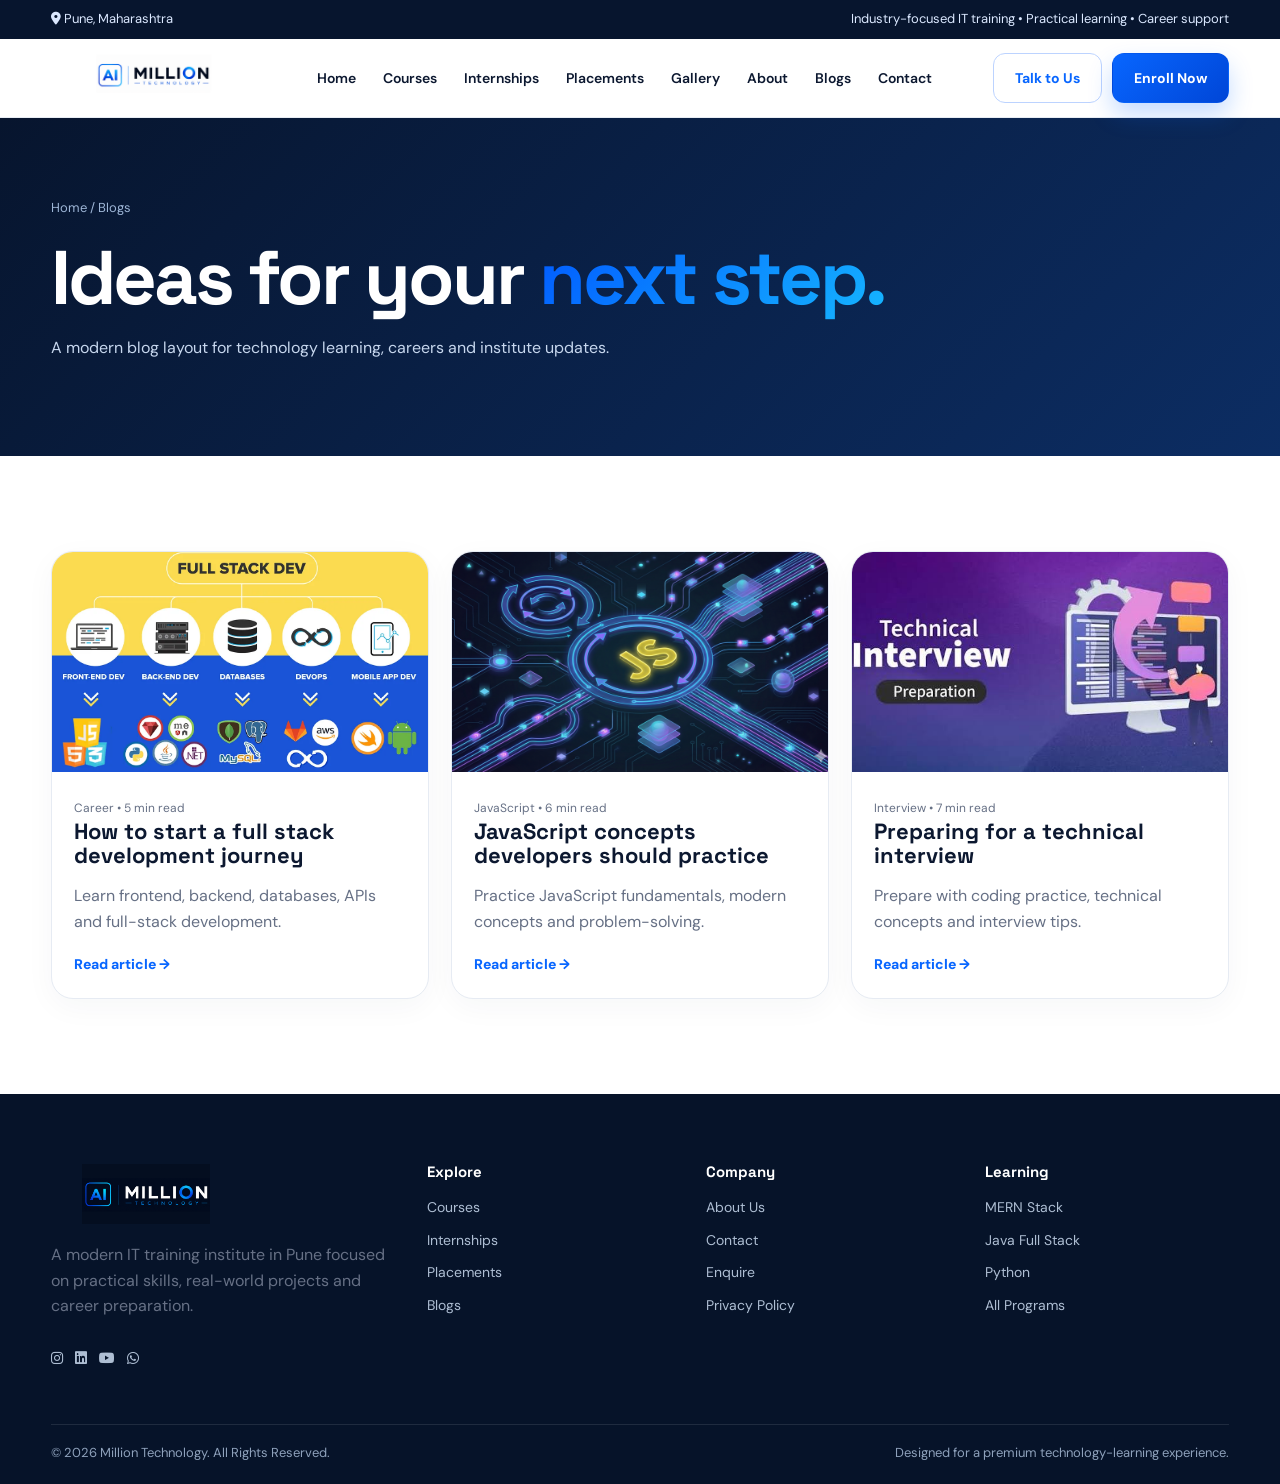
<file: blogs.html>
<!doctype html>
<html lang="en">

<head>
    <meta charset="utf-8">
    <meta name="viewport" content="width=device-width,initial-scale=1">
    <meta name="description" content="Million Technology — professional IT training institute in Pune.">
    <title>Blogs | Million Technology</title>
    <link rel="stylesheet" href="css/style.css">
    <link rel="stylesheet" href="https://cdnjs.cloudflare.com/ajax/libs/font-awesome/6.7.2/css/all.min.css">
</head>

<body>
    <div class="topbar">
        <div class="container"><span><i class="fa-solid fa-location-dot"></i> Pune,
                Maharashtra</span><span>Industry-focused IT training • Practical learning • Career support</span></div>
    </div>
    <header class="navbar">
        <div class="container nav-inner"><a href="index.html"><img class="nav-logo" src="assets/logo/logo-dark.png"
                    alt="Million Technology logo"></a>
            <nav class="nav-links"><a data-nav="home" href="index.html">Home</a><a data-nav="courses"
                    href="courses.html">Courses</a><a data-nav="internships" href="internships.html">Internships</a><a
                    data-nav="placements" href="placements.html">Placements</a><a data-nav="gallery" href="gallery.html">
                    Gallery</a><a data-nav="about"
                    href="about.html">About</a><a data-nav="blogs" href="blogs.html">Blogs</a><a data-nav="contact"
                    href="contact.html">Contact</a></nav>
            <div class="nav-actions"><a class="btn btn-outline" href="contact.html">Talk to Us</a><a
                    class="btn btn-primary" href="contact.html">Enroll Now</a><button class="menu-btn"
                    aria-label="Open menu"><i class="fa-solid fa-bars"></i></button></div>
        </div>
        <nav class="mobile-nav"><a href="index.html">Home</a><a href="courses.html">Courses</a><a
                href="internships.html">Internships</a><a href="placements.html">Placements</a><a
                href="about.html">About</a><a href="blogs.html">Blogs</a><a href="contact.html">Contact</a></nav>
    </header>
    <main>
        <section class="page-hero">
            <div class="container">
                <div class="breadcrumb">Home / Blogs</div>
                <h1>Ideas for your <span class="gradient-text">next step.</span></h1>
                <p class="muted">A modern blog layout for technology learning, careers and institute updates.</p>
            </div>
        </section>
        <section class="section">
            <div class="container">
                <div class="blog-grid">
                    <article class="card"><img class="blog-img" src="assets/images/blog1.png"
                            alt="Dummy technology blog photo">
                        <div class="card-body"><span class="blog-date">Career • 5 min read</span>
                            <h3>How to start a full stack development journey</h3>
                            <p class="muted">Learn frontend, backend, databases, APIs and full-stack development.</p><a class="card-link"
                                href="blog-details.html">Read article →</a>
                        </div>
                    </article>
                    <article class="card"><img class="blog-img" src="assets/images/blog2.png"
                            alt="Dummy technology blog photo">
                        <div class="card-body"><span class="blog-date">JavaScript • 6 min read</span>
                            <h3>JavaScript concepts developers should practice</h3>
                            <p class="muted">Practice JavaScript fundamentals, modern concepts and problem-solving.</p><a class="card-link"
                                href="blog-details2.html">Read article →</a>
                        </div>
                    </article>
                    <article class="card"><img class="blog-img" src="assets/images/blog3.jpg"
                            alt="Dummy technology blog photo">
                        <div class="card-body"><span class="blog-date">Interview • 7 min read</span>
                            <h3>Preparing for a technical interview</h3>
                            <p class="muted">Prepare with coding practice, technical concepts and interview tips.</p><a class="card-link"
                                href="blog-details3.html">Read article →</a>
                        </div>
                    </article>
                </div>
            </div>
        </section>
    </main>
    <footer class="footer">
        <div class="container">
            <div class="footer-grid">
                <div><img class="footer-logo" src="assets/logo/logo-light.png" alt="Million Technology logo">
                    <p class="muted">A modern IT training institute in Pune focused on practical skills, real-world
                        projects and career preparation.</p>
                    <div style="display:flex;gap:12px;margin-top:18px"><a href="#"><i
                                class="fa-brands fa-instagram"></i></a><a href="#"><i
                                class="fa-brands fa-linkedin"></i></a><a href="#"><i
                                class="fa-brands fa-youtube"></i></a><a href="#"><i
                                class="fa-brands fa-whatsapp"></i></a></div>
                </div>
                <div>
                    <h4>Explore</h4><a href="courses.html">Courses</a><a href="internships.html">Internships</a><a
                        href="placements.html">Placements</a><a href="blogs.html">Blogs</a>
                </div>
                <div>
                    <h4>Company</h4><a href="about.html">About Us</a><a href="contact.html">Contact</a><a
                        href="contact.html">Enquire</a><a href="#">Privacy Policy</a>
                </div>
                <div>
                    <h4>Learning</h4><a href="course-details.html?course=Full%20Stack%20Web%20Development%20(MERN)">MERN
                        Stack</a><a href="course-details.html?course=Java%20Full%20Stack">Java Full Stack</a><a
                        href="course-details.html?course=Python%20Programming">Python</a><a
                        href="course-details.html">All Programs</a>
                </div>
            </div>
            <div class="footer-bottom"><span>© <span data-year></span> Million Technology. All Rights
                    Reserved.</span><span>Designed for a premium technology-learning experience.</span></div>
        </div>
    </footer>
    <script src="js/main.js"></script>
</body>

</html>
</file>
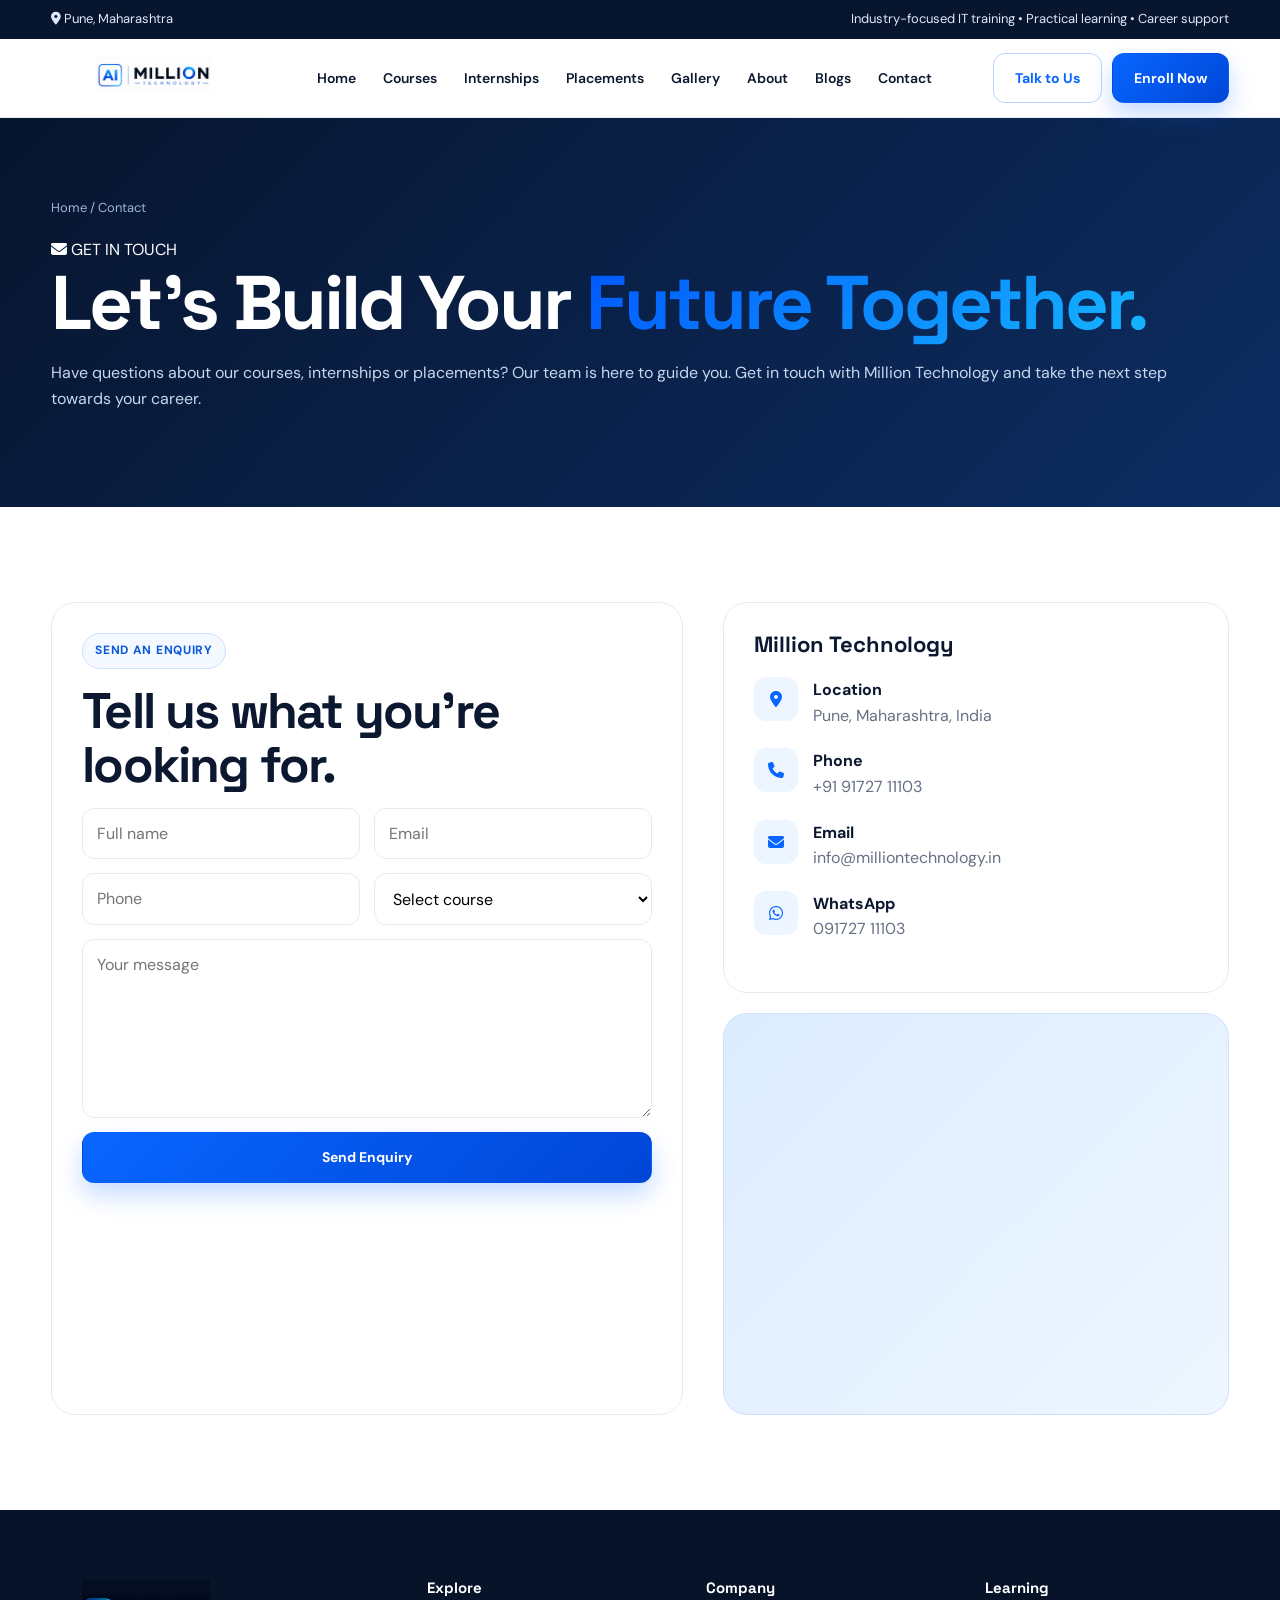
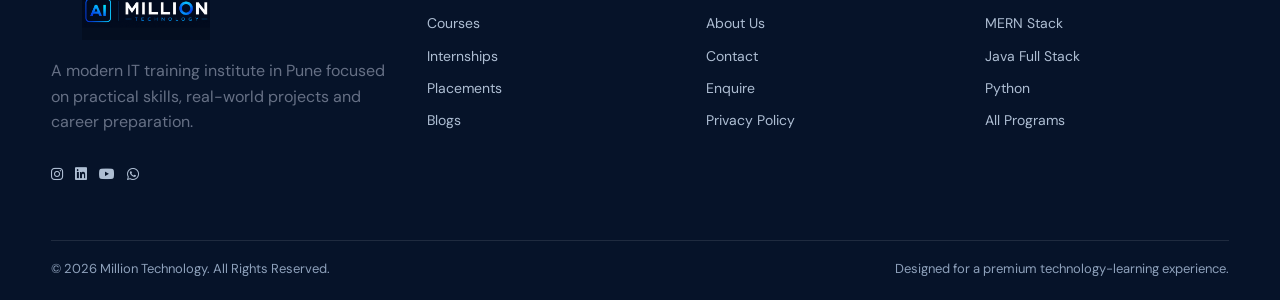
<file: contact.html>
<!doctype html>
<html lang="en">

<head>
    <meta charset="utf-8">
    <meta name="viewport" content="width=device-width,initial-scale=1">
    <meta name="description" content="Million Technology — professional IT training institute in Pune.">
    <title>Contact Us | Million Technology</title>
    <link rel="stylesheet" href="css/style.css">
    <link rel="stylesheet" href="https://cdnjs.cloudflare.com/ajax/libs/font-awesome/6.7.2/css/all.min.css">
</head>

<body>
    <div class="topbar">
        <div class="container"><span><i class="fa-solid fa-location-dot"></i> Pune,
                Maharashtra</span><span>Industry-focused IT training • Practical learning • Career support</span></div>
    </div>
    <header class="navbar">
        <div class="container nav-inner"><a href="index.html"><img class="nav-logo" src="assets/logo/logo-dark.png"
                    alt="Million Technology logo"></a>
            <nav class="nav-links"><a data-nav="home" href="index.html">Home</a><a data-nav="courses"
                    href="courses.html">Courses</a><a data-nav="internships" href="internships.html">Internships</a><a
                    data-nav="placements" href="placements.html">Placements</a><a data-nav="gallery" href="gallery.html">
                    Gallery</a><a data-nav="about"
                    href="about.html">About</a><a data-nav="blogs" href="blogs.html">Blogs</a><a data-nav="contact"
                    href="contact.html">Contact</a></nav>
            <div class="nav-actions"><a class="btn btn-outline" href="contact.html">Talk to Us</a><a
                    class="btn btn-primary" href="contact.html">Enroll Now</a><button class="menu-btn"
                    aria-label="Open menu"><i class="fa-solid fa-bars"></i></button></div>
        </div>
        <nav class="mobile-nav"><a href="index.html">Home</a><a href="courses.html">Courses</a><a
                href="internships.html">Internships</a><a href="placements.html">Placements</a><a
                href="about.html">About</a><a href="blogs.html">Blogs</a><a href="contact.html">Contact</a></nav>
    </header>
    <main>
        <section class="page-hero contact-hero">

    <div class="container">

        <div class="breadcrumb">
            Home / Contact
        </div>

        <span class="contact-badge">
            <i class="fa-solid fa-envelope"></i>
            GET IN TOUCH
        </span>

        <h1>
            Let's Build Your
            <span class="gradient-text">Future Together.</span>
        </h1>

        <p class="muted">
            Have questions about our courses, internships or placements?
            Our team is here to guide you. Get in touch with Million Technology
            and take the next step towards your career.
        </p>
    </div>

</section>
        <section class="section">
            <div class="container contact-grid">
                <div class="contact-card"><span class="eyebrow">Send an enquiry</span>
                    <h2 style="margin-top:15px">Tell us what you're looking for.</h2>
                    <form class="form-grid"
                        onsubmit="event.preventDefault();alert('Demo form submitted. Connect this to your backend.');">
                        <input class="form-control" placeholder="Full name" required><input class="form-control"
                            type="email" placeholder="Email" required><input class="form-control" placeholder="Phone"
                            required><select class="form-control">
                            <option>Select course</option>
                            <option>MERN Full Stack</option>
                            <option>Java Full Stack</option>
                            <option>Python</option>
                            <option>Data Science</option>
                        </select><textarea class="form-control full" rows="6"
                            placeholder="Your message"></textarea><button class="btn btn-primary full">Send
                            Enquiry</button>
                    </form>
                </div>
                <div>
                    <div class="contact-card">
                        <h3>Million Technology</h3>
                        <div class="contact-item">
                            <div class="contact-icon"><i class="fa-solid fa-location-dot"></i></div>
                            <div><strong>Location</strong>
                                <div class="muted">Pune, Maharashtra, India</div>
                            </div>
                        </div>
                        <div class="contact-item">
                            <div class="contact-icon"><i class="fa-solid fa-phone"></i></div>
                            <div><strong>Phone</strong>
                                <div class="muted">+91 91727 11103</div>
                            </div>
                        </div>
                        <div class="contact-item">
                            <div class="contact-icon"><i class="fa-solid fa-envelope"></i></div>
                            <div><strong>Email</strong>
                                <div class="muted">info@milliontechnology.in</div>
                            </div>
                        </div>
                        <div class="contact-item">
                            <div class="contact-icon"><i class="fa-brands fa-whatsapp"></i></div>
                            <div><strong>WhatsApp</strong>
                                <div class="muted">091727 11103</div>
                            </div>
                        </div>
                    </div>
                    <div class="map-box" style="margin-top:20px">
                        <iframe
                            src="https://www.google.com/maps/embed?pb=!1m18!1m12!1m3!1d3781.1861433464146!2d73.7596829!3d18.610695499999995!2m3!1f0!2f0!3f0!3m2!1i1024!2i768!4f13.1!3m3!1m2!1s0x3bc29538e9d234f5%3A0x4a8b694f61463656!2sMidbrains%20Technologies%20-%20IT%20Solutions%20%26%20Digital%20marketing%20Company%20in%20Wakad%2C%20Pune!5e0!3m2!1sen!2sin!4v1790505789853!5m2!1sen!2sin"
                            width="100%" height="400" style="border:0; border-radius:24px;" allowfullscreen=""
                            loading="lazy" referrerpolicy="strict-origin-when-cross-origin">
                        </iframe>
                    </div>
                </div>
            </div>
        </section>
    </main>
    <footer class="footer">
        <div class="container">
            <div class="footer-grid">
                <div><img class="footer-logo" src="assets/logo/logo-light.png" alt="Million Technology logo">
                    <p class="muted">A modern IT training institute in Pune focused on practical skills, real-world
                        projects and career preparation.</p>
                    <div style="display:flex;gap:12px;margin-top:18px"><a href="#"><i
                                class="fa-brands fa-instagram"></i></a><a href="#"><i
                                class="fa-brands fa-linkedin"></i></a><a href="#"><i
                                class="fa-brands fa-youtube"></i></a><a href="#"><i
                                class="fa-brands fa-whatsapp"></i></a></div>
                </div>
                <div>
                    <h4>Explore</h4><a href="courses.html">Courses</a><a href="internships.html">Internships</a><a
                        href="placements.html">Placements</a><a href="blogs.html">Blogs</a>
                </div>
                <div>
                    <h4>Company</h4><a href="about.html">About Us</a><a href="contact.html">Contact</a><a
                        href="contact.html">Enquire</a><a href="#">Privacy Policy</a>
                </div>
                <div>
                    <h4>Learning</h4><a href="course-details.html?course=Full%20Stack%20Web%20Development%20(MERN)">MERN
                        Stack</a><a href="course-details2.html">Java Full Stack</a><a
                        href="course-details3.html?course=Python%20Programming">Python</a><a
                        href="course-details.html">All Programs</a>
                </div>
            </div>
            <div class="footer-bottom"><span>© <span data-year></span> Million Technology. All Rights
                    Reserved.</span><span>Designed for a premium technology-learning experience.</span></div>
        </div>
    </footer>
    <script src="js/main.js"></script>
</body>

</html>
</file>
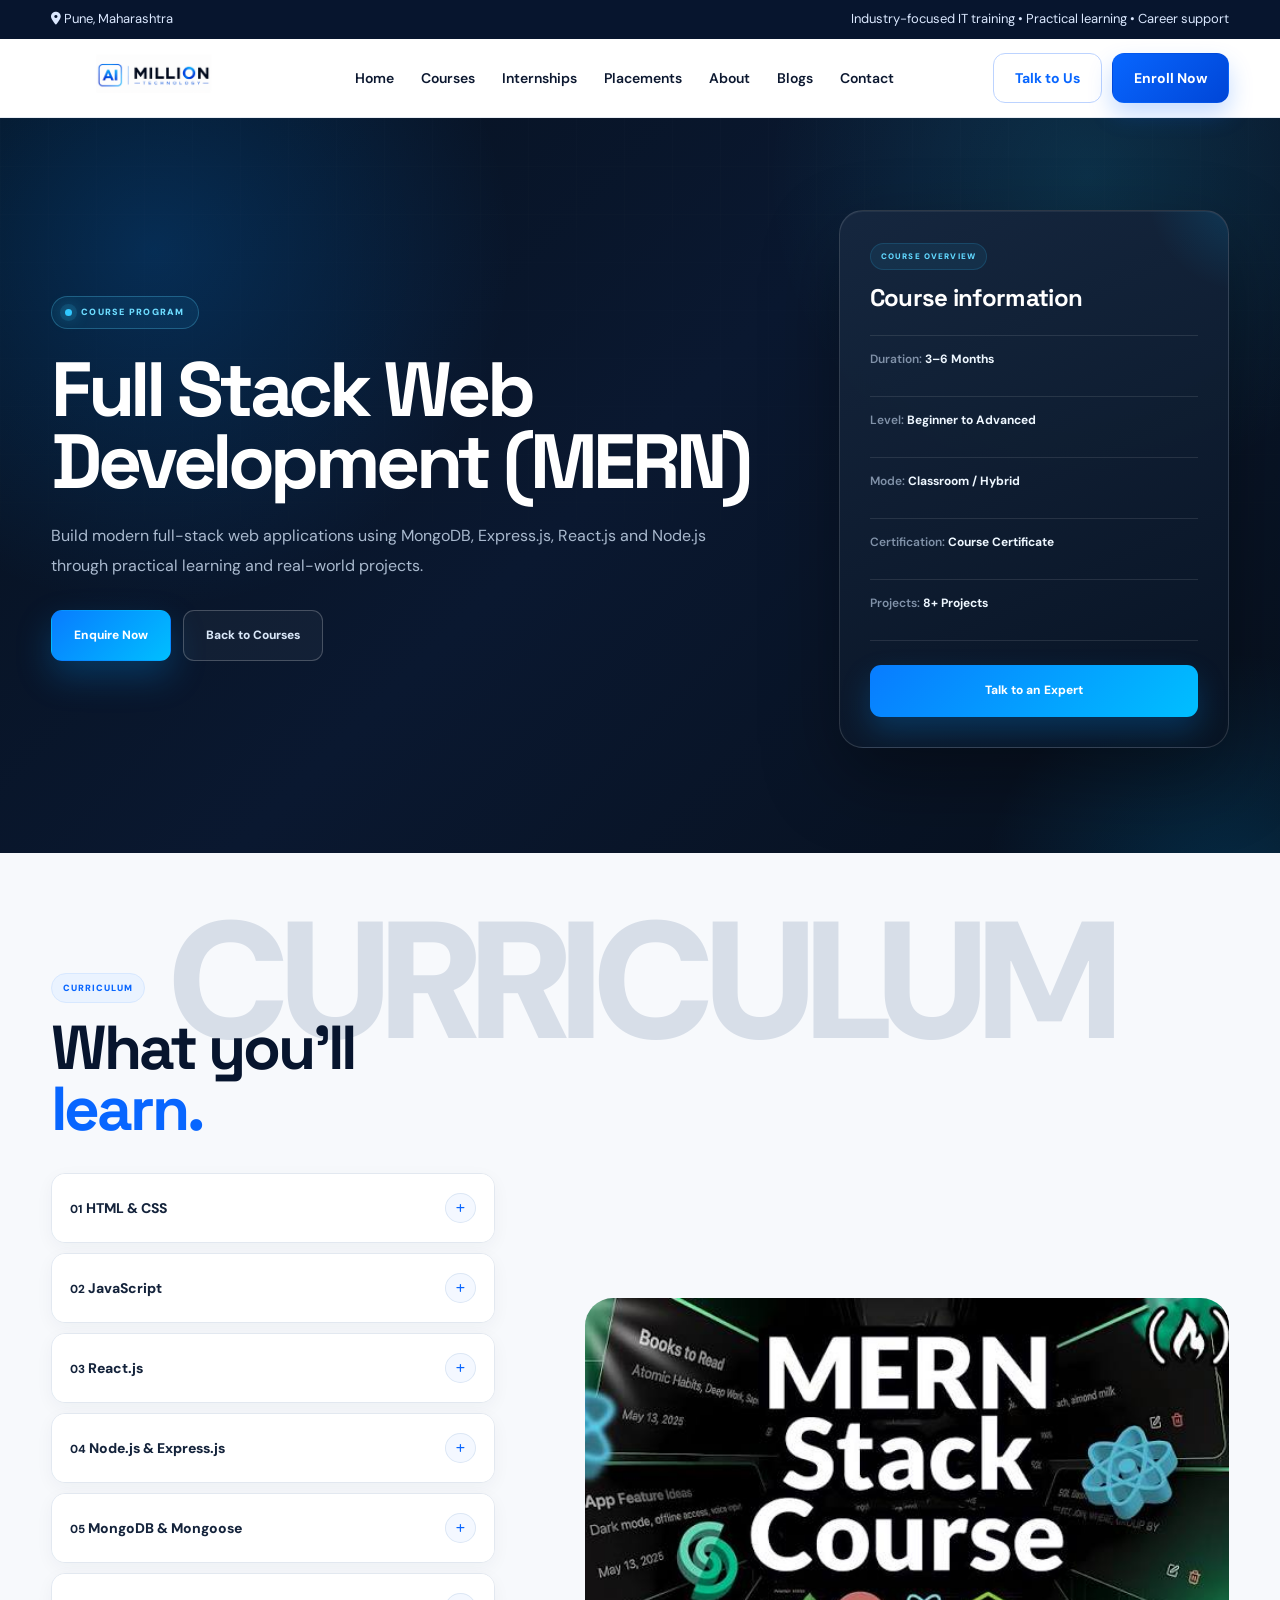
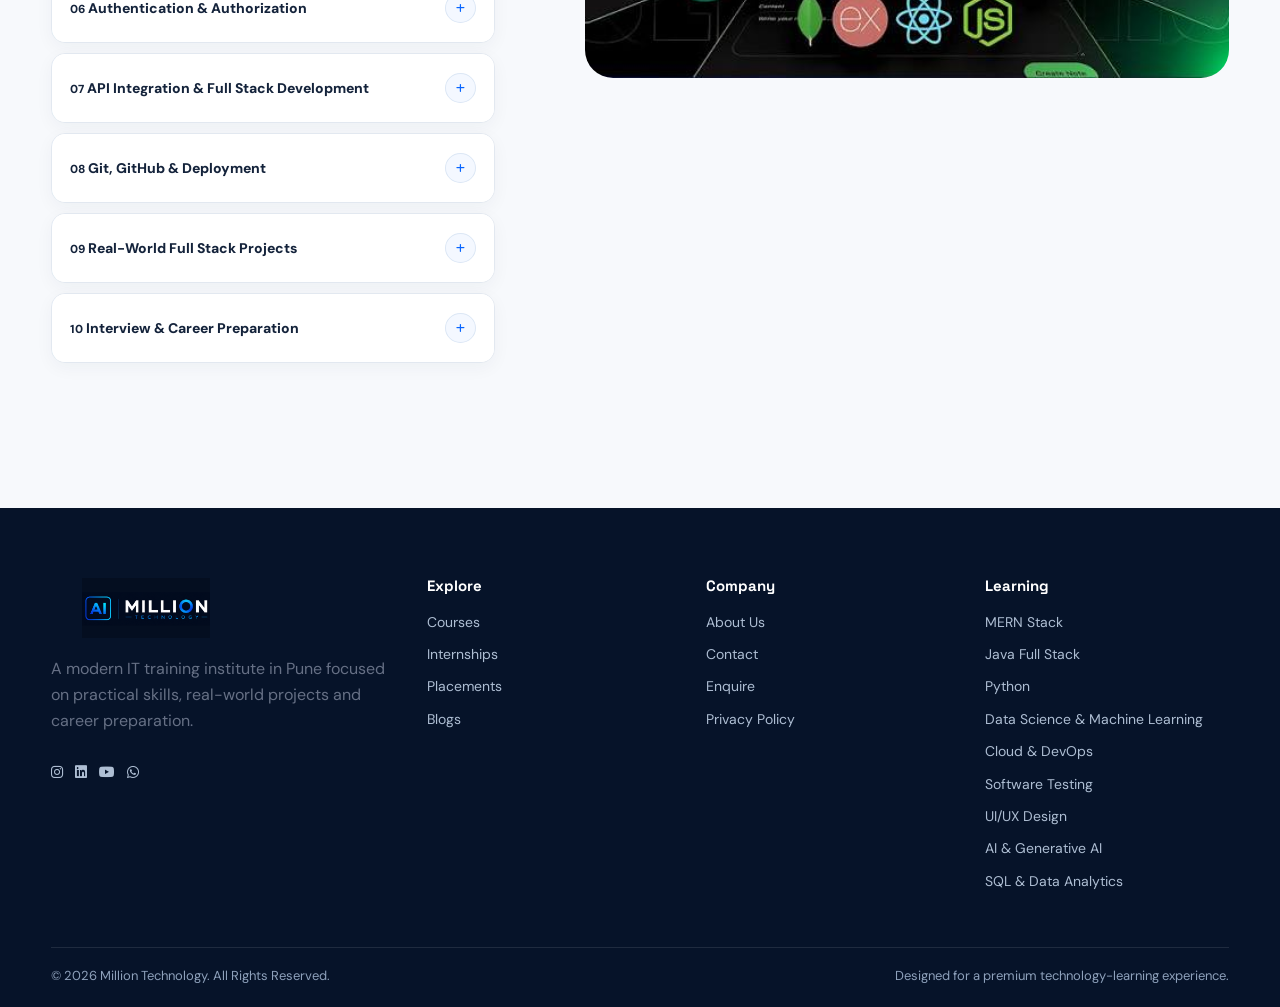
<file: course-details.html>
<!doctype html>
<html lang="en">

<head>
    <meta charset="utf-8">
    <meta name="viewport" content="width=device-width,initial-scale=1">

    <meta name="description"
        content="Explore practical technology courses at Million Technology, Pune. Learn through structured curriculum, projects and career-focused training.">

    <title>Course Details | Million Technology</title>

    <link rel="stylesheet" href="css/style.css">

    <link rel="stylesheet"
        href="https://cdnjs.cloudflare.com/ajax/libs/font-awesome/6.7.2/css/all.min.css">
</head>

<body>

    <!-- Topbar -->
    <div class="topbar">
        <div class="container">

            <span>
                <i class="fa-solid fa-location-dot"></i>
                Pune, Maharashtra
            </span>

            <span>
                Industry-focused IT training • Practical learning • Career support
            </span>

        </div>
    </div>


    <!-- Navbar -->
    <header class="navbar">

        <div class="container nav-inner">

            <a href="index.html">
                <img
                    class="nav-logo"
                    src="assets/logo/logo-dark.png"
                    alt="Million Technology logo">
            </a>

            <nav class="nav-links">

                <a data-nav="home" href="index.html">
                    Home
                </a>

                <a data-nav="courses" href="courses.html">
                    Courses
                </a>

                <a data-nav="internships" href="internships.html">
                    Internships
                </a>

                <a data-nav="placements" href="placements.html">
                    Placements
                </a>

                <a data-nav="about" href="about.html">
                    About
                </a>

                <a data-nav="blogs" href="blogs.html">
                    Blogs
                </a>

                <a data-nav="contact" href="contact.html">
                    Contact
                </a>

            </nav>


            <div class="nav-actions">

                <a class="btn btn-outline" href="contact.html">
                    Talk to Us
                </a>

                <a class="btn btn-primary" href="contact.html">
                    Enroll Now
                </a>

                <button class="menu-btn" aria-label="Open menu">
                    <i class="fa-solid fa-bars"></i>
                </button>

            </div>

        </div>


        <!-- Mobile Navigation -->
        <nav class="mobile-nav">

            <a href="index.html">Home</a>

            <a href="courses.html">Courses</a>

            <a href="internships.html">Internships</a>

            <a href="placements.html">Placements</a>

            <a href="about.html">About</a>

            <a href="blogs.html">Blogs</a>

            <a href="contact.html">Contact</a>

        </nav>

    </header>


    <main>

        <!-- Course Hero -->
        <section class="detail-hero">

            <div class="container detail-grid">

                <div>

                    <span class="eyebrow">
                        Course program
                    </span>

                    <h1 id="detailTitle">
                        Full Stack Web Development (MERN)
                    </h1>

                    <p
                        id="detailDesc"
                        class="muted"
                        style="font-size:18px">
                    </p>


                    <div
                        class="hero-actions"
                        style="margin-top:25px">

                        <a
                            class="btn btn-primary"
                            href="contact.html">
                            Enquire Now
                        </a>

                        <a
                            class="btn btn-outline"
                            href="courses.html">
                            Back to Courses
                        </a>

                    </div>

                </div>


                <!-- Course Information -->
                <aside class="info-panel">

                    <h3>
                        Course information
                    </h3>

                    <div class="info-list">

                        <div>
                            <span>Duration: </span>
                            <strong data-info="Duration"></strong>
                        </div>

                        <div>
                            <span>Level: </span>
                            <strong data-info="Level"></strong>
                        </div>

                        <div>
                            <span>Mode: </span>
                            <strong data-info="Mode"></strong>
                        </div>

                        <div>
                            <span>Certification: </span>
                            <strong data-info="Certification"></strong>
                        </div>

                        <div>
                            <span>Projects: </span>
                            <strong data-info="Projects"></strong>
                        </div>

                    </div>

                    <a
                        class="btn btn-primary"
                        style="width:100%"
                        href="contact.html">
                        Talk to an Expert
                    </a>

                </aside>

            </div>

        </section>


        <!-- Curriculum -->
        <section class="section">

            <div class="container split">

                <div>

                    <span class="eyebrow">
                        Curriculum
                    </span>

                    <h2>
                        What you'll
                        <span class="gradient-text">
                            learn.
                        </span>
                    </h2>


                    <!-- Dynamic Curriculum -->
                    <div id="courseCurriculum">

                        <!-- Course modules will be loaded by course-detail.js -->

                    </div>

                </div>


                <!-- Course Image -->
                <div>

                    <img
                        id="detailImage"
                        class="image-main img01"
                        style="height:380px;margin-top:35px"
                        alt="Course training at Million Technology">

                </div>

            </div>

        </section>

    </main>


    <!-- Footer -->
    <footer class="footer">

        <div class="container">

            <div class="footer-grid">

                <!-- Brand -->
                <div>

                    <img
                        class="footer-logo"
                        src="assets/logo/logo-light.png"
                        alt="Million Technology logo">

                    <p class="muted">
                        A modern IT training institute in Pune focused on
                        practical skills, real-world projects and career
                        preparation.
                    </p>

                    <div
                        style="display:flex;gap:12px;margin-top:18px">

                        <a href="#">
                            <i class="fa-brands fa-instagram"></i>
                        </a>

                        <a href="#">
                            <i class="fa-brands fa-linkedin"></i>
                        </a>

                        <a href="#">
                            <i class="fa-brands fa-youtube"></i>
                        </a>

                        <a href="#">
                            <i class="fa-brands fa-whatsapp"></i>
                        </a>

                    </div>

                </div>


                <!-- Explore -->
                <div>

                    <h4>Explore</h4>

                    <a href="courses.html">
                        Courses
                    </a>

                    <a href="internships.html">
                        Internships
                    </a>

                    <a href="placements.html">
                        Placements
                    </a>

                    <a href="blogs.html">
                        Blogs
                    </a>

                </div>


                <!-- Company -->
                <div>

                    <h4>Company</h4>

                    <a href="about.html">
                        About Us
                    </a>

                    <a href="contact.html">
                        Contact
                    </a>

                    <a href="contact.html">
                        Enquire
                    </a>

                    <a href="#">
                        Privacy Policy
                    </a>

                </div>


                <!-- Learning -->
                <div>

                    <h4>Learning</h4>

                    <a href="course-details.html?course=Full%20Stack%20Web%20Development%20(MERN)">
                        MERN Stack
                    </a>

                    <a href="course-details.html?course=Java%20Full%20Stack">
                        Java Full Stack
                    </a>

                    <a href="course-details.html?course=Python%20Programming">
                        Python
                    </a>

                    <a href="course-details.html?course=Data%20Science%20%26%20Machine%20Learning">
                        Data Science & Machine Learning
                    </a>

                    <a href="course-details.html?course=Cloud%20%26%20DevOps">
                        Cloud & DevOps
                    </a>

                    <a href="course-details.html?course=Software%20Testing">
                        Software Testing
                    </a>

                    <a href="course-details.html?course=UI%2FUX%20Design">
                        UI/UX Design
                    </a>

                    <a href="course-details.html?course=AI%20%26%20Generative%20AI">
                        AI & Generative AI
                    </a>

                    <a href="course-details.html?course=SQL%20%26%20Data%20Analytics">
                        SQL & Data Analytics
                    </a>

                </div>

            </div>


            <!-- Footer Bottom -->
            <div class="footer-bottom">

                <span>
                    © <span data-year></span>
                    Million Technology. All Rights Reserved.
                </span>

                <span>
                    Designed for a premium technology-learning experience.
                </span>

            </div>

        </div>

    </footer>


    <script src="js/main.js"></script>
    <script src="js/course-detail.js"></script>

</body>

</html>
</file>
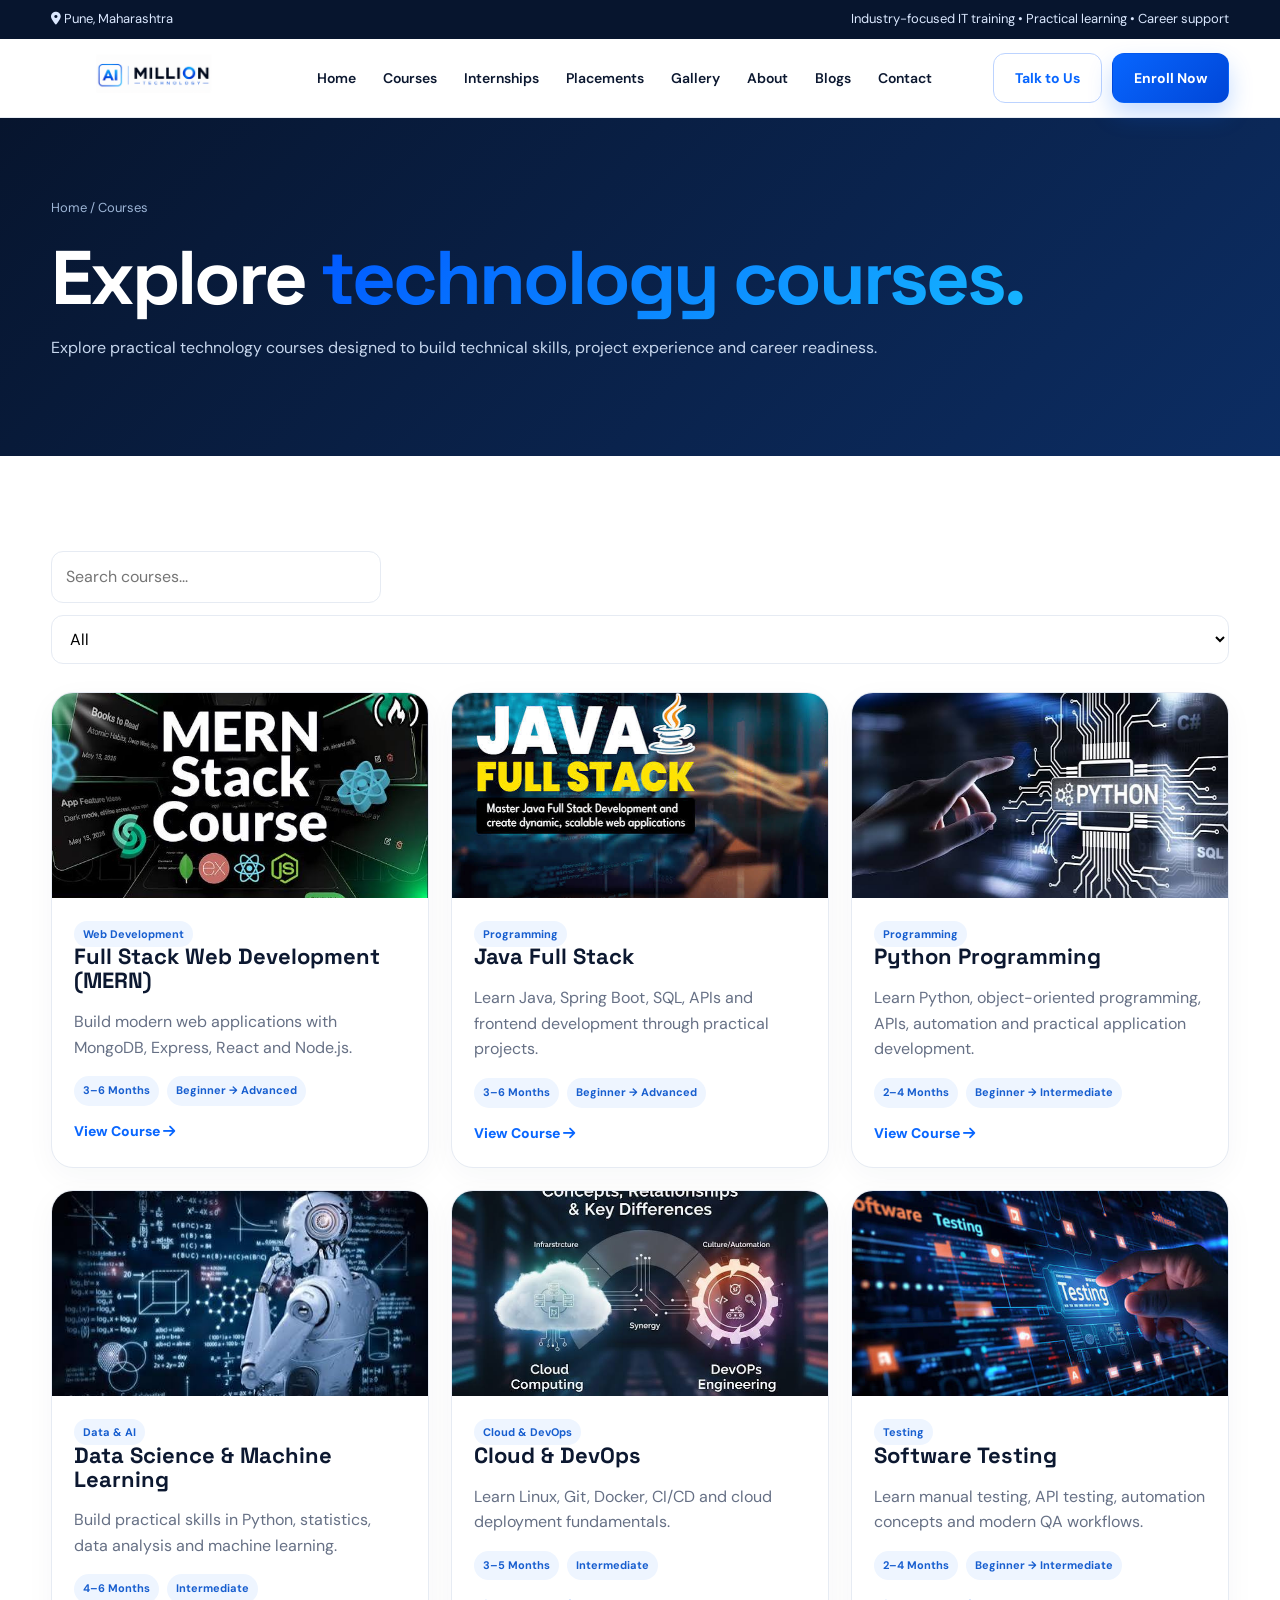
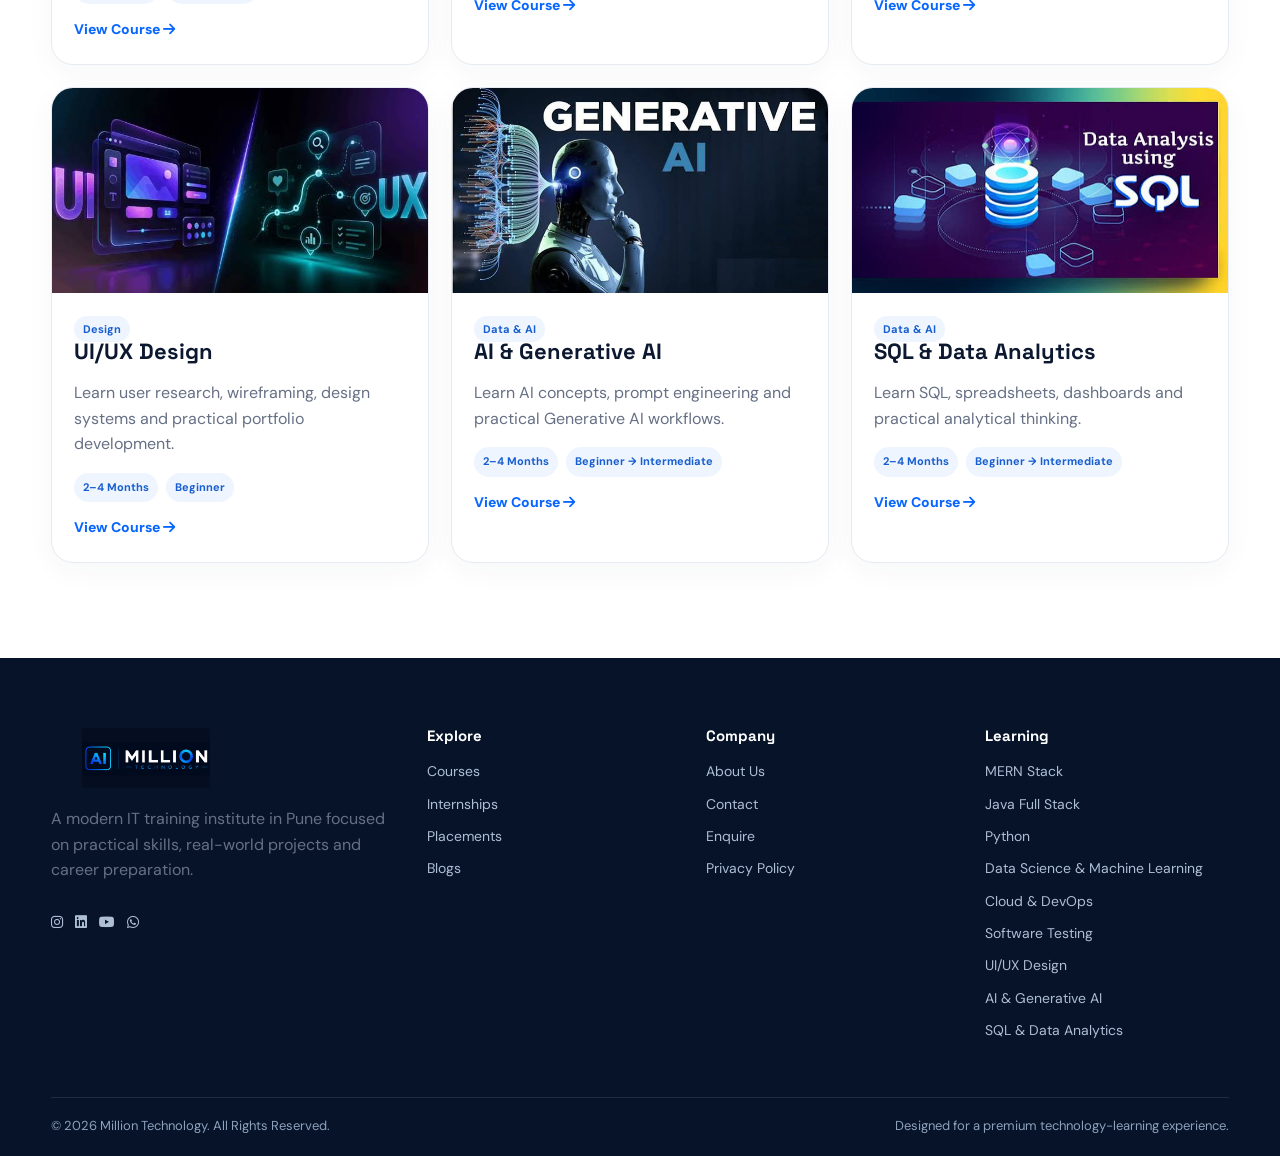
<file: courses.html>
<!doctype html>
<html lang="en">

<head>
    <meta charset="utf-8">
    <meta name="viewport" content="width=device-width,initial-scale=1">
    <meta name="description" content="Million Technology — professional IT training institute in Pune.">
    <title>Courses | Million Technology</title>

    <link rel="stylesheet" href="css/style.css">
    <link rel="stylesheet"
        href="https://cdnjs.cloudflare.com/ajax/libs/font-awesome/6.7.2/css/all.min.css">
</head>

<body>

    <div class="topbar">
        <div class="container">
            <span>
                <i class="fa-solid fa-location-dot"></i>
                Pune, Maharashtra
            </span>

            <span>
                Industry-focused IT training • Practical learning • Career support
            </span>
        </div>
    </div>

    <header class="navbar">
        <div class="container nav-inner">

            <a href="index.html">
                <img class="nav-logo"
                    src="assets/logo/logo-dark.png"
                    alt="Million Technology logo">
            </a>

            <nav class="nav-links">
                <a data-nav="home" href="index.html">Home</a>

                <a data-nav="courses" href="courses.html">Courses</a>

                <a data-nav="internships"
                    href="internships.html">Internships</a>

                <a data-nav="placements"
                    href="placements.html">Placements</a>

                 <a data-nav="gallery"
                    href="gallery.html">Gallery</a>   
                    

                <a data-nav="about" href="about.html">About</a>

                <a data-nav="blogs" href="blogs.html">Blogs</a>

                <a data-nav="contact"
                    href="contact.html">Contact</a>
            </nav>

            <div class="nav-actions">

                <a class="btn btn-outline"
                    href="contact.html">
                    Talk to Us
                </a>

                <a class="btn btn-primary"
                    href="contact.html">
                    Enroll Now
                </a>

                <button class="menu-btn"
                    aria-label="Open menu">
                    <i class="fa-solid fa-bars"></i>
                </button>

            </div>
        </div>

        <nav class="mobile-nav">
            <a href="index.html">Home</a>
            <a href="courses.html">Courses</a>
            <a href="internships.html">Internships</a>
            <a href="placements.html">Placements</a>
            <a href="about.html">About</a>
            <a href="blogs.html">Blogs</a>
            <a href="contact.html">Contact</a>
        </nav>
    </header>


    <main>

        <!-- Courses Hero -->
        <section class="page-hero">
            <div class="container">

                <div class="breadcrumb">
                    Home / Courses
                </div>

                <h1>
                    Explore
                    <span class="gradient-text">
                        technology courses.
                    </span>
                </h1>

                <p class="muted">
                    Explore practical technology courses designed to build
                    technical skills, project experience and career readiness.
                </p>

            </div>
        </section>


        <!-- Courses -->
        <section class="section">

            <div class="container">

                <div class="filter-bar">

                    <input
                        id="courseSearch"
                        type="search"
                        placeholder="Search courses..."
                        aria-label="Search courses">

                    <select
                        id="courseCategory"
                        aria-label="Filter courses by category">

                        <option>All</option>
                        <option>Web Development</option>
                        <option>Programming</option>
                        <option>Data & AI</option>
                        <option>Cloud & DevOps</option>
                        <option>Testing</option>
                        <option>Design</option>

                    </select>

                </div>

                <div id="courseGrid"
                    class="course-grid">
                </div>

            </div>

        </section>

    </main>


    <!-- Footer -->
    <footer class="footer">

        <div class="container">

            <div class="footer-grid">

                <!-- Brand -->
                <div>

                    <img
                        class="footer-logo"
                        src="assets/logo/logo-light.png"
                        alt="Million Technology logo">

                    <p class="muted">
                        A modern IT training institute in Pune focused on
                        practical skills, real-world projects and career
                        preparation.
                    </p>

                    <div
                        style="display:flex;gap:12px;margin-top:18px">

                        <a href="#">
                            <i class="fa-brands fa-instagram"></i>
                        </a>

                        <a href="#">
                            <i class="fa-brands fa-linkedin"></i>
                        </a>

                        <a href="#">
                            <i class="fa-brands fa-youtube"></i>
                        </a>

                        <a href="#">
                            <i class="fa-brands fa-whatsapp"></i>
                        </a>

                    </div>

                </div>


                <!-- Explore -->
                <div>

                    <h4>Explore</h4>

                    <a href="courses.html">
                        Courses
                    </a>

                    <a href="internships.html">
                        Internships
                    </a>

                    <a href="placements.html">
                        Placements
                    </a>

                    <a href="blogs.html">
                        Blogs
                    </a>

                </div>


                <!-- Company -->
                <div>

                    <h4>Company</h4>

                    <a href="about.html">
                        About Us
                    </a>

                    <a href="contact.html">
                        Contact
                    </a>

                    <a href="contact.html">
                        Enquire
                    </a>

                    <a href="#">
                        Privacy Policy
                    </a>

                </div>


                <!-- Learning -->
                <div>

                    <h4>Learning</h4>

                    <a href="course-details.html?course=Full%20Stack%20Web%20Development%20(MERN)">
                        MERN Stack
                    </a>

                    <a href="course-details.html?course=Java%20Full%20Stack">
                        Java Full Stack
                    </a>

                    <a href="course-details.html?course=Python%20Programming">
                        Python
                    </a>

                    <a href="course-details.html?course=Data%20Science%20%26%20Machine%20Learning">
                        Data Science & Machine Learning
                    </a>

                    <a href="course-details.html?course=Cloud%20%26%20DevOps">
                        Cloud & DevOps
                    </a>

                    <a href="course-details.html?course=Software%20Testing">
                        Software Testing
                    </a>

                    <a href="course-details.html?course=UI%2FUX%20Design">
                        UI/UX Design
                    </a>

                    <a href="course-details.html?course=AI%20%26%20Generative%20AI">
                        AI & Generative AI
                    </a>

                    <a href="course-details.html?course=SQL%20%26%20Data%20Analytics">
                        SQL & Data Analytics
                    </a>

                </div>

            </div>


            <!-- Footer Bottom -->
            <div class="footer-bottom">

                <span>
                    © <span data-year></span>
                    Million Technology. All Rights Reserved.
                </span>

                <span>
                    Designed for a premium technology-learning experience.
                </span>

            </div>

        </div>

    </footer>


    <script src="js/main.js"></script>
    <script src="js/courses.js"></script>

</body>

</html>
</file>
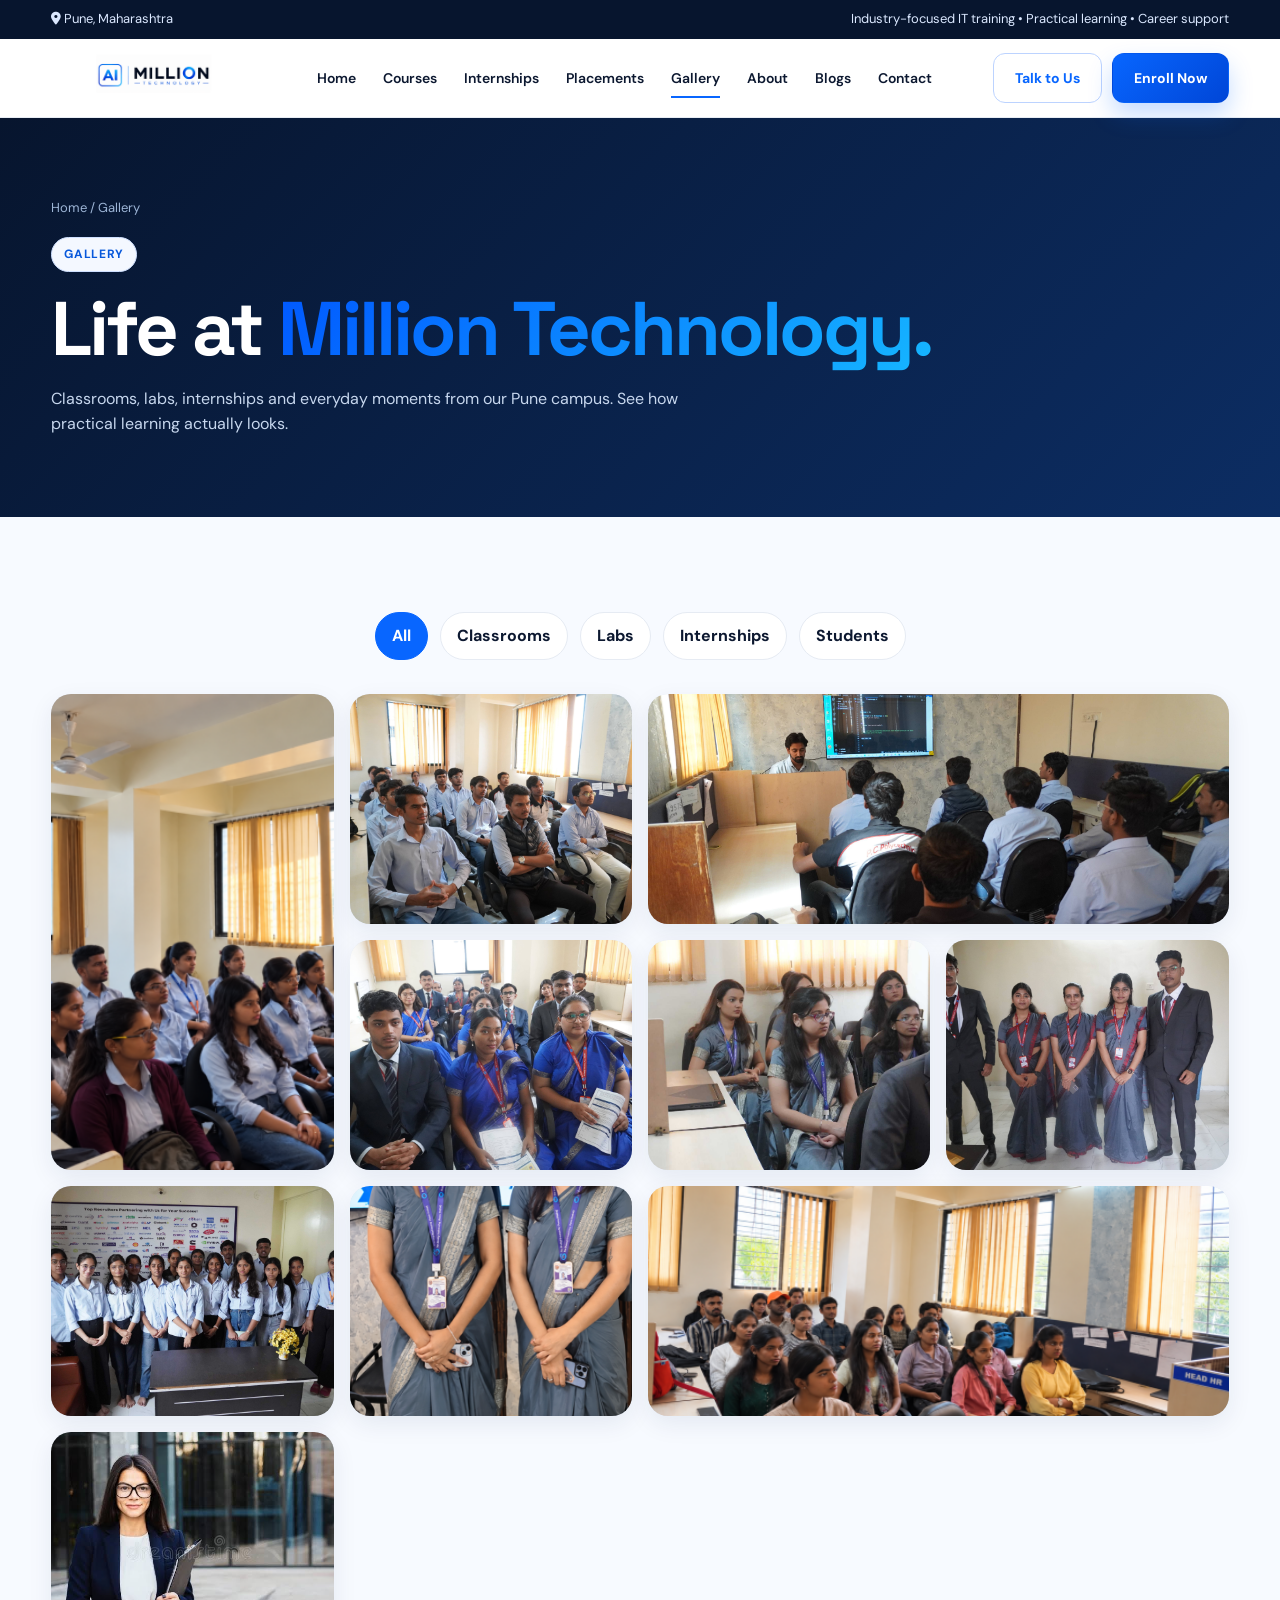
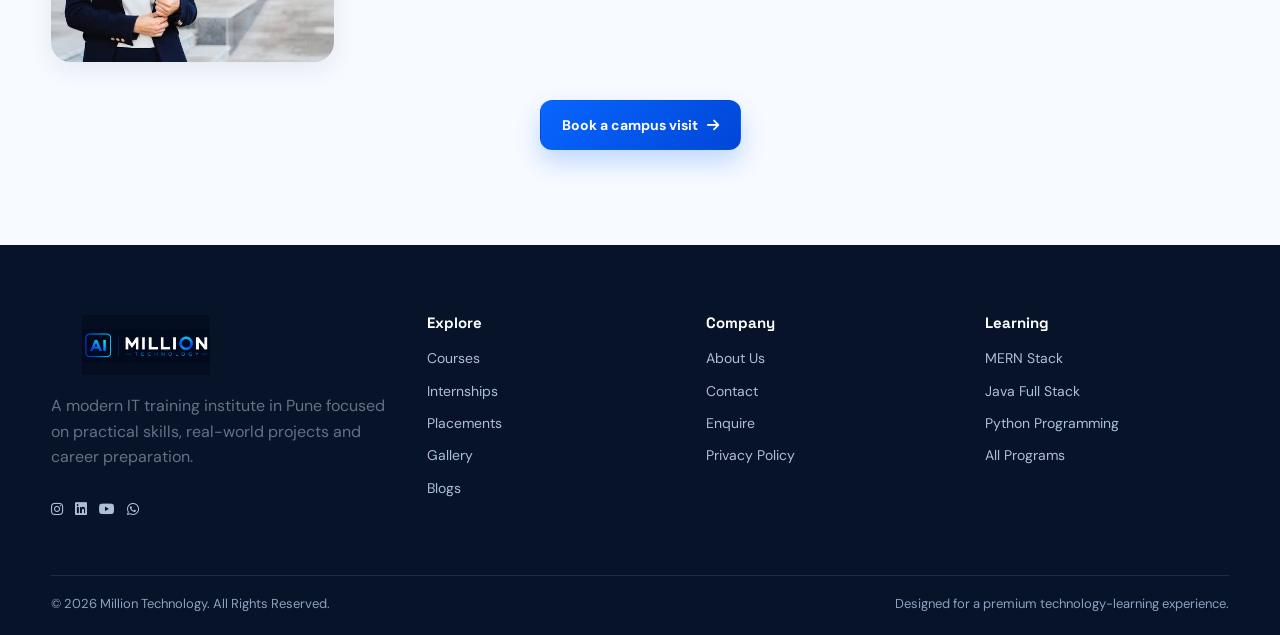
<file: gallery.html>
<!doctype html>
<html lang="en">
<head>
    <meta charset="utf-8">
    <meta name="viewport" content="width=device-width, initial-scale=1">
    <meta name="description" content="Gallery | Million Technology, classrooms, labs, internships and student life at our Pune IT training institute.">
    <title>Gallery | Million Technology</title>
    <link rel="stylesheet" href="css/style.css">
    <link rel="stylesheet" href="https://cdnjs.cloudflare.com/ajax/libs/font-awesome/6.7.2/css/all.min.css">
</head>

<body>

    <div class="topbar">
        <div class="container">
            <span><i class="fa-solid fa-location-dot"></i> Pune, Maharashtra</span>
            <span>Industry-focused IT training • Practical learning • Career support</span>
        </div>
    </div>

    <header class="navbar">
        <div class="container nav-inner">
            <a href="index.html"><img class="nav-logo" src="assets/logo/logo-dark.png" alt="Million Technology logo"></a>
            <nav class="nav-links">
                <a href="index.html">Home</a>
                <a href="courses.html">Courses</a>
                <a href="internships.html">Internships</a>
                <a href="placements.html">Placements</a>
                <a class="active" href="gallery.html">Gallery</a>
                <a href="about.html">About</a>
                <a href="blogs.html">Blogs</a>
                <a href="contact.html">Contact</a>
            </nav>
            <div class="nav-actions">
                <a class="btn btn-outline" href="contact.html">Talk to Us</a>
                <a class="btn btn-primary" href="contact.html">Enroll Now</a>
                <button class="menu-btn" aria-label="Open menu"><i class="fa-solid fa-bars"></i></button>
            </div>
        </div>
        <nav class="mobile-nav">
            <a href="index.html">Home</a>
            <a href="courses.html">Courses</a>
            <a href="internships.html">Internships</a>
            <a href="placements.html">Placements</a>
            <a href="gallery.html">Gallery</a>
            <a href="about.html">About</a>
            <a href="blogs.html">Blogs</a>
            <a href="contact.html">Contact</a>
        </nav>
    </header>

    <main>

        <section class="page-hero">
            <div class="container">
                <div class="breadcrumb"><a href="index.html">Home</a> / Gallery</div>
                <span class="eyebrow">Gallery</span>
                <h1 style="margin-top:16px">Life at <span class="gradient-text">Million Technology.</span></h1>
                <p class="muted" style="max-width:640px;margin:0">
                    Classrooms, labs, internships and everyday moments from our Pune campus.
                    See how practical learning actually looks.
                </p>
            </div>
        </section>

        <section class="section gl-section" style="background:#f7faff">
            <div class="container">

                <div class="gl-wrap">

                    <input class="gl-radio" type="radio" name="glf" id="f-all" checked>
                    <input class="gl-radio" type="radio" name="glf" id="f-classroom">
                    <input class="gl-radio" type="radio" name="glf" id="f-lab">
                    <input class="gl-radio" type="radio" name="glf" id="f-internship">
                    <input class="gl-radio" type="radio" name="glf" id="f-students">

                    <div class="filter-bar gl-filters">
                        <label class="category-btn" for="f-all">All</label>
                        <label class="category-btn" for="f-classroom">Classrooms</label>
                        <label class="category-btn" for="f-lab">Labs</label>
                        <label class="category-btn" for="f-internship">Internships</label>
                        <label class="category-btn" for="f-students">Students</label>
                    </div>

                    <div class="gl-grid" id="glGrid">
                    <a class="gl-item tall" data-cat="classroom" href="#p1" aria-label="Open photo 1"><img src="assets/images/DSC01.png" alt="Students learning in a Million Technology classroom" loading="lazy"></a>
                    <a class="gl-item " data-cat="lab" href="#p2" aria-label="Open photo 2"><img src="assets/images/DSC00189.jpg" alt="Computer lab at Million Technology" loading="lazy"></a>
                    <a class="gl-item wide" data-cat="classroom" href="#p3" aria-label="Open photo 3"><img src="assets/images/DSC00194.jpg" alt="Instructor-led training session" loading="lazy"></a>
                    <a class="gl-item " data-cat="internship" href="#p4" aria-label="Open photo 4"><img src="assets/images/DSC00381.jpg" alt="Internship training at Million Technology" loading="lazy"></a>
                    <a class="gl-item " data-cat="classroom" href="#p5" aria-label="Open photo 5"><img src="assets/images/DSC03608.jpg" alt="Learning environment at Million Technology" loading="lazy"></a>
                    <a class="gl-item " data-cat="students" href="#p6" aria-label="Open photo 6"><img src="assets/images/DSC00383.jpg" alt="Students working on a project" loading="lazy"></a>
                    <a class="gl-item " data-cat="classroom" href="#p7" aria-label="Open photo 7"><img src="assets/images/DSC00163.jpg" alt="Training classroom" loading="lazy"></a>
                    <a class="gl-item " data-cat="students" href="#p8" aria-label="Open photo 8"><img src="assets/images/DSC).png" alt="Placed students" loading="lazy"></a>
                    <a class="gl-item wide" data-cat="classroom" href="#p9" aria-label="Open photo 9"><img src="assets/images/learning%20environment.png" alt="Million Technology training session" loading="lazy"></a>
                    <a class="gl-item " data-cat="students" href="#p10" aria-label="Open photo 10"><img src="assets/images/student.place4.jpg" alt="Career preparation session" loading="lazy"></a>
                    </div>

                </div>

                <div style="text-align:center;margin-top:38px">
                    <a class="btn btn-primary" href="contact.html">Book a campus visit <i class="fa-solid fa-arrow-right"></i></a>
                </div>

            </div>
        </section>

    </main>

    <!-- LIGHTBOX (pure CSS, uses :target) -->
    <div class="gl-box" id="p1">
        <a class="gl-bg" href="#glGrid" aria-label="Close"></a>
        <img src="assets/images/DSC01.png" alt="Students learning in a Million Technology classroom" loading="lazy">
        <div class="gl-cap">Students learning in a Million Technology classroom</div>
        <a class="gl-x" href="#glGrid" aria-label="Close"><i class="fa-solid fa-xmark"></i></a>
        <a class="gl-nav gl-prev" href="#p10" aria-label="Previous"><i class="fa-solid fa-arrow-left"></i></a>
        <a class="gl-nav gl-next" href="#p2" aria-label="Next"><i class="fa-solid fa-arrow-right"></i></a>
    </div>
    <div class="gl-box" id="p2">
        <a class="gl-bg" href="#glGrid" aria-label="Close"></a>
        <img src="assets/images/DSC00189.JPG" alt="Computer lab at Million Technology" loading="lazy">
        <div class="gl-cap">Computer lab at Million Technology</div>
        <a class="gl-x" href="#glGrid" aria-label="Close"><i class="fa-solid fa-xmark"></i></a>
        <a class="gl-nav gl-prev" href="#p1" aria-label="Previous"><i class="fa-solid fa-arrow-left"></i></a>
        <a class="gl-nav gl-next" href="#p3" aria-label="Next"><i class="fa-solid fa-arrow-right"></i></a>
    </div>
    <div class="gl-box" id="p3">
        <a class="gl-bg" href="#glGrid" aria-label="Close"></a>
        <img src="assets/images/DSC00194.JPG" alt="Instructor-led training session" loading="lazy">
        <div class="gl-cap">Instructor-led training session</div>
        <a class="gl-x" href="#glGrid" aria-label="Close"><i class="fa-solid fa-xmark"></i></a>
        <a class="gl-nav gl-prev" href="#p2" aria-label="Previous"><i class="fa-solid fa-arrow-left"></i></a>
        <a class="gl-nav gl-next" href="#p4" aria-label="Next"><i class="fa-solid fa-arrow-right"></i></a>
    </div>
    <div class="gl-box" id="p4">
        <a class="gl-bg" href="#glGrid" aria-label="Close"></a>
        <img src="assets/images/DSC00381.JPG" alt="Internship training at Million Technology" loading="lazy">
        <div class="gl-cap">Internship training at Million Technology</div>
        <a class="gl-x" href="#glGrid" aria-label="Close"><i class="fa-solid fa-xmark"></i></a>
        <a class="gl-nav gl-prev" href="#p3" aria-label="Previous"><i class="fa-solid fa-arrow-left"></i></a>
        <a class="gl-nav gl-next" href="#p5" aria-label="Next"><i class="fa-solid fa-arrow-right"></i></a>
    </div>
    <div class="gl-box" id="p5">
        <a class="gl-bg" href="#glGrid" aria-label="Close"></a>
        <img src="assets/images/DSC03608.JPG" alt="Learning environment at Million Technology" loading="lazy">
        <div class="gl-cap">Learning environment at Million Technology</div>
        <a class="gl-x" href="#glGrid" aria-label="Close"><i class="fa-solid fa-xmark"></i></a>
        <a class="gl-nav gl-prev" href="#p4" aria-label="Previous"><i class="fa-solid fa-arrow-left"></i></a>
        <a class="gl-nav gl-next" href="#p6" aria-label="Next"><i class="fa-solid fa-arrow-right"></i></a>
    </div>
    <div class="gl-box" id="p6">
        <a class="gl-bg" href="#glGrid" aria-label="Close"></a>
        <img src="assets/images/DSC00383.JPG" alt="Students working on a project" loading="lazy">
        <div class="gl-cap">Students working on a project</div>
        <a class="gl-x" href="#glGrid" aria-label="Close"><i class="fa-solid fa-xmark"></i></a>
        <a class="gl-nav gl-prev" href="#p5" aria-label="Previous"><i class="fa-solid fa-arrow-left"></i></a>
        <a class="gl-nav gl-next" href="#p7" aria-label="Next"><i class="fa-solid fa-arrow-right"></i></a>
    </div>
    <div class="gl-box" id="p7">
        <a class="gl-bg" href="#glGrid" aria-label="Close"></a>
        <img src="assets/images/DSC00163.JPG" alt="Training classroom" loading="lazy">
        <div class="gl-cap">Training classroom</div>
        <a class="gl-x" href="#glGrid" aria-label="Close"><i class="fa-solid fa-xmark"></i></a>
        <a class="gl-nav gl-prev" href="#p6" aria-label="Previous"><i class="fa-solid fa-arrow-left"></i></a>
        <a class="gl-nav gl-next" href="#p8" aria-label="Next"><i class="fa-solid fa-arrow-right"></i></a>
    </div>
    <div class="gl-box" id="p8">
        <a class="gl-bg" href="#glGrid" aria-label="Close"></a>
        <img src="assets/images/DSC).png" alt="Placed students" loading="lazy">
        <div class="gl-cap">Placed students</div>
        <a class="gl-x" href="#glGrid" aria-label="Close"><i class="fa-solid fa-xmark"></i></a>
        <a class="gl-nav gl-prev" href="#p7" aria-label="Previous"><i class="fa-solid fa-arrow-left"></i></a>
        <a class="gl-nav gl-next" href="#p9" aria-label="Next"><i class="fa-solid fa-arrow-right"></i></a>
    </div>
    <div class="gl-box" id="p9">
        <a class="gl-bg" href="#glGrid" aria-label="Close"></a>
        <img src="assets/images/learning%20environment.png" alt="Million Technology training session" loading="lazy">
        <div class="gl-cap">Million Technology training session</div>
        <a class="gl-x" href="#glGrid" aria-label="Close"><i class="fa-solid fa-xmark"></i></a>
        <a class="gl-nav gl-prev" href="#p8" aria-label="Previous"><i class="fa-solid fa-arrow-left"></i></a>
        <a class="gl-nav gl-next" href="#p10" aria-label="Next"><i class="fa-solid fa-arrow-right"></i></a>
    </div>
    <div class="gl-box" id="p10">
        <a class="gl-bg" href="#glGrid" aria-label="Close"></a>
        <img src="assets/images/student.place4.jpg" alt="Career preparation session" loading="lazy">
        <div class="gl-cap">Career preparation session</div>
        <a class="gl-x" href="#glGrid" aria-label="Close"><i class="fa-solid fa-xmark"></i></a>
        <a class="gl-nav gl-prev" href="#p9" aria-label="Previous"><i class="fa-solid fa-arrow-left"></i></a>
        <a class="gl-nav gl-next" href="#p1" aria-label="Next"><i class="fa-solid fa-arrow-right"></i></a>
    </div>


    <footer class="footer">
        <div class="container">
            <div class="footer-grid">
                <div>
                    <img class="footer-logo" src="assets/logo/logo-light.png" alt="Million Technology logo">
                    <p class="muted">A modern IT training institute in Pune focused on practical skills, real-world projects and career preparation.</p>
                    <div style="display:flex;gap:12px;margin-top:18px">
                        <a href="#"><i class="fa-brands fa-instagram"></i></a>
                        <a href="#"><i class="fa-brands fa-linkedin"></i></a>
                        <a href="#"><i class="fa-brands fa-youtube"></i></a>
                        <a href="#"><i class="fa-brands fa-whatsapp"></i></a>
                    </div>
                </div>
                <div>
                    <h4>Explore</h4>
                    <a href="courses.html">Courses</a>
                    <a href="internships.html">Internships</a>
                    <a href="placements.html">Placements</a>
                    <a href="gallery.html">Gallery</a>
                    <a href="blogs.html">Blogs</a>
                </div>
                <div>
                    <h4>Company</h4>
                    <a href="about.html">About Us</a>
                    <a href="contact.html">Contact</a>
                    <a href="contact.html">Enquire</a>
                    <a href="#">Privacy Policy</a>
                </div>
                <div>
                    <h4>Learning</h4>
                    <a href="course-details.html?course=Full%20Stack%20Web%20Development%20(MERN)">MERN Stack</a>
                    <a href="course-details.html?course=Java%20Full%20Stack">Java Full Stack</a>
                    <a href="course-details.html?course=Python%20Programming">Python Programming</a>
                    <a href="courses.html">All Programs</a>
                </div>
            </div>
            <div class="footer-bottom">
                <span>© <span data-year></span> Million Technology. All Rights Reserved.</span>
                <span>Designed for a premium technology-learning experience.</span>
            </div>
        </div>
    </footer>
    <script src="js/main.js"></script>

</body>
</html>
</file>
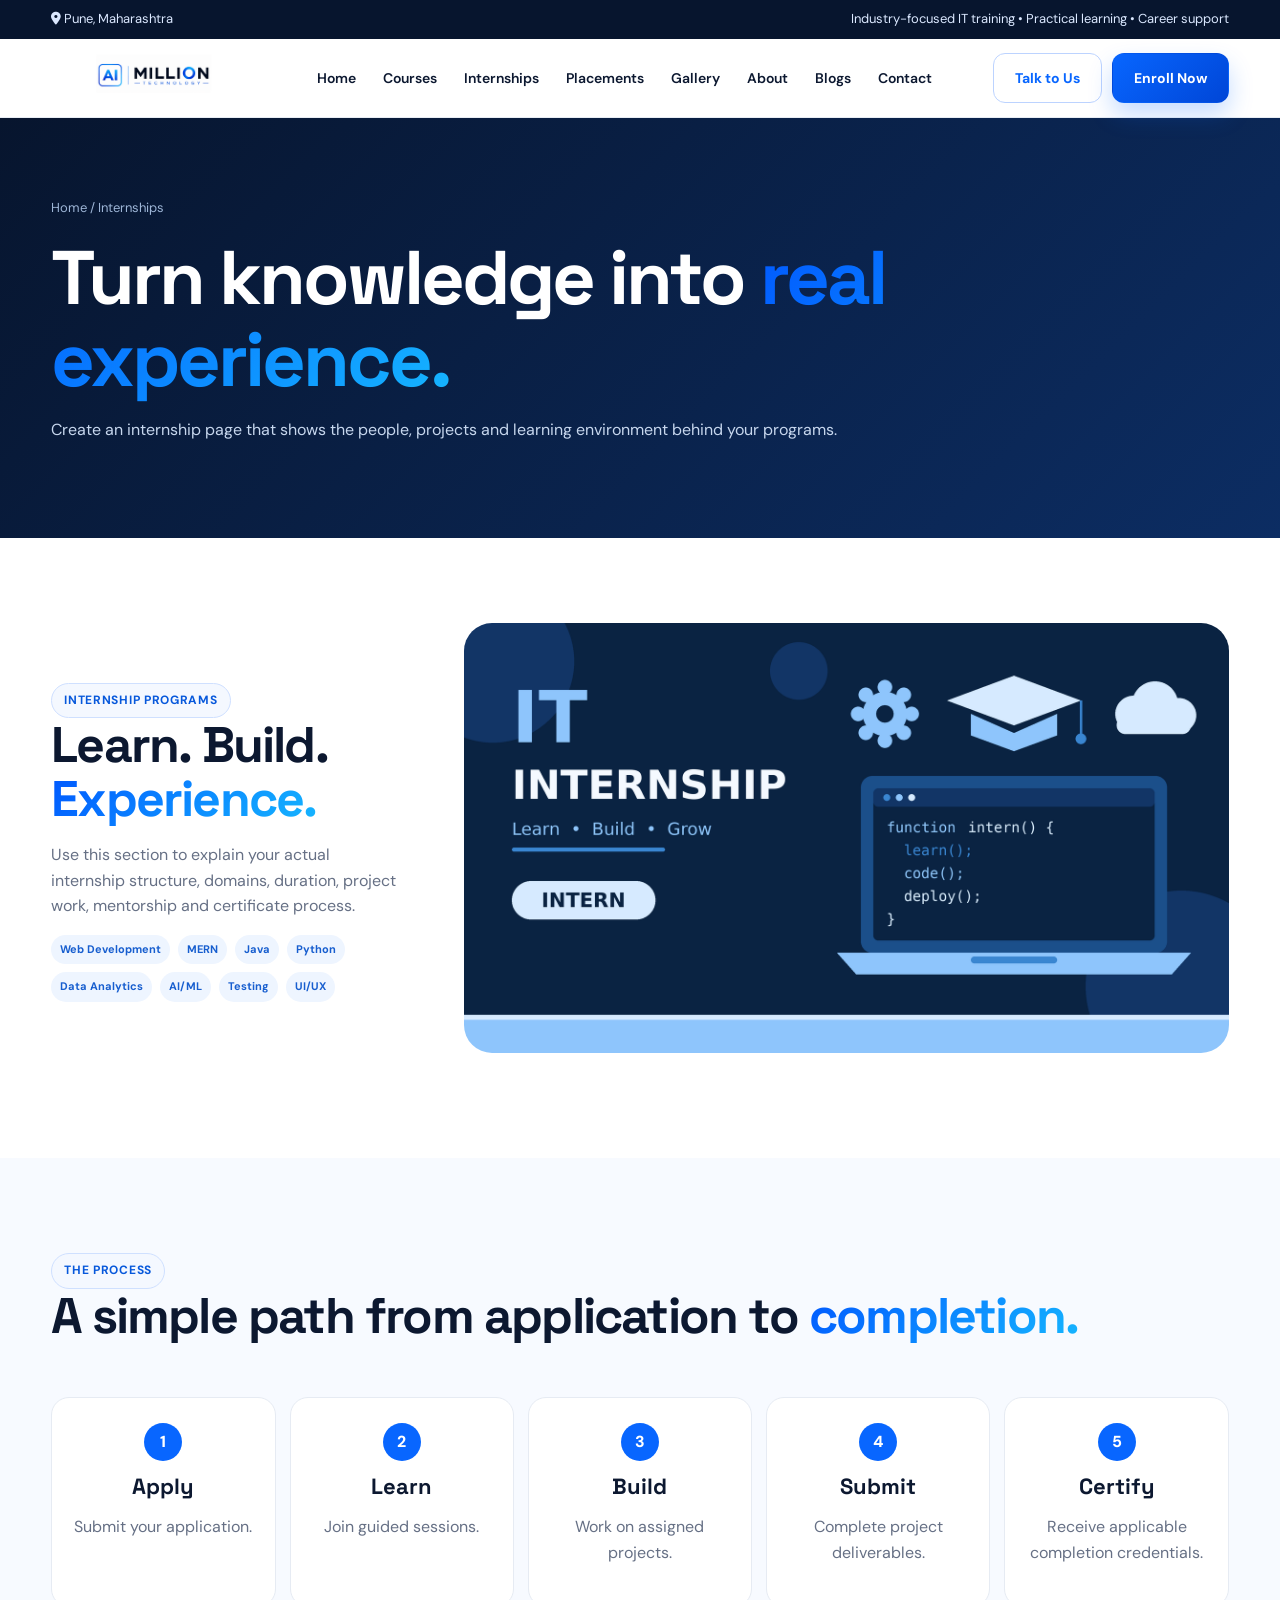
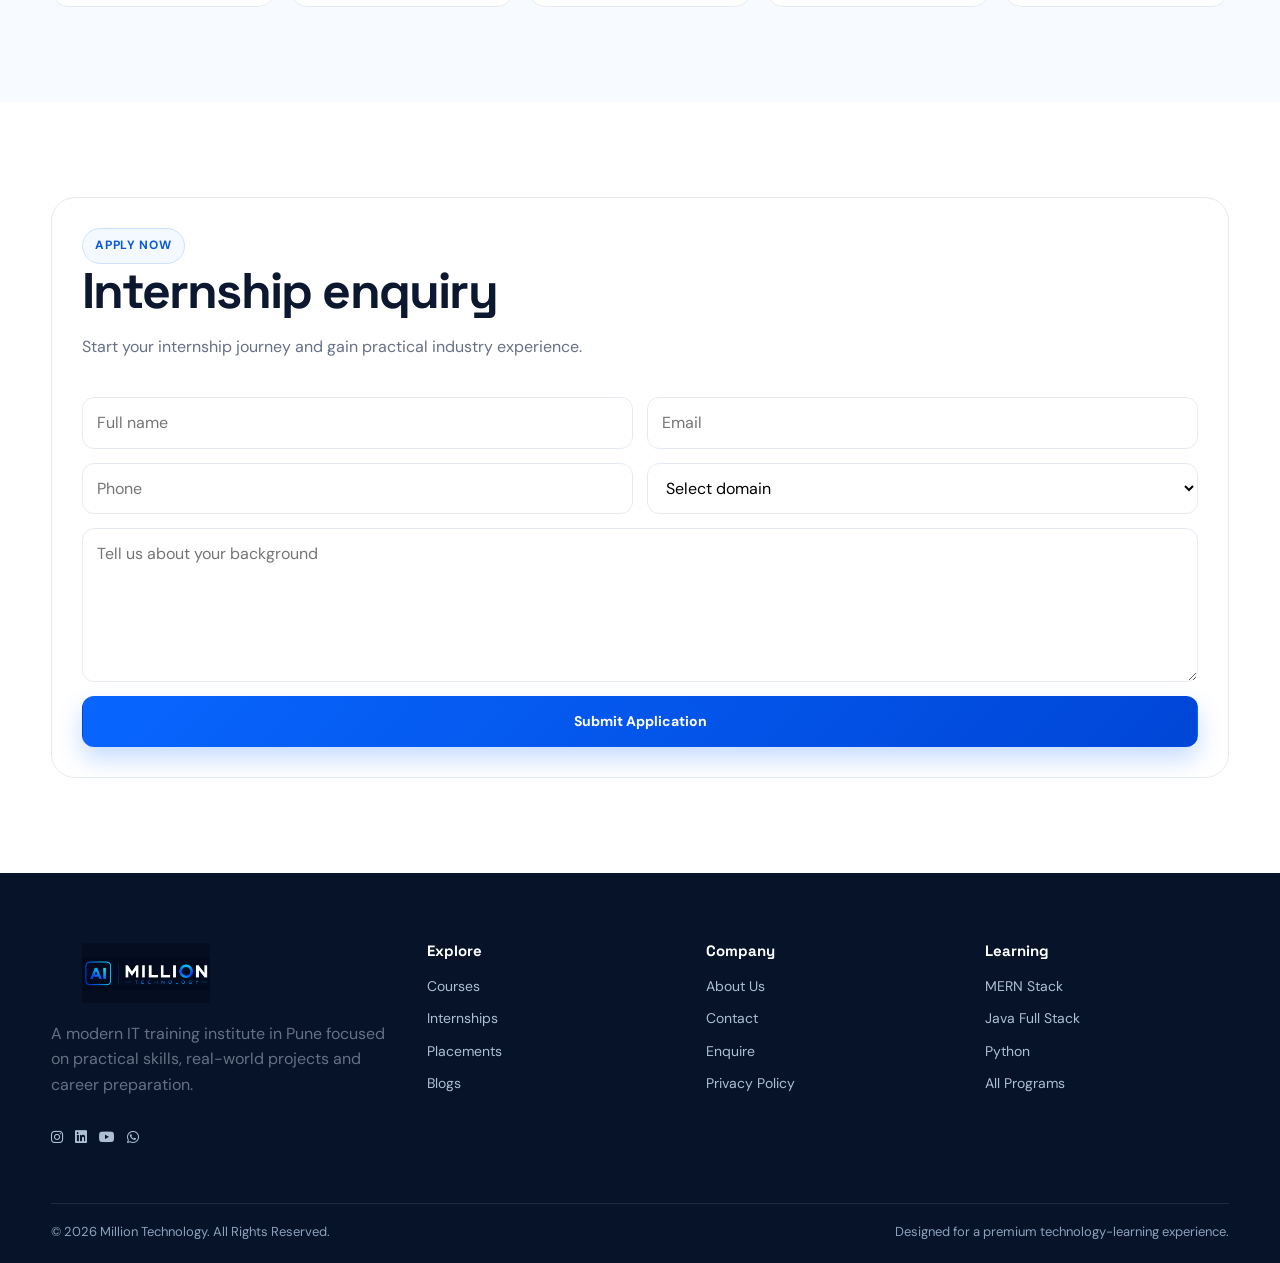
<file: internships.html>
<!doctype html>
<html lang="en">

<head>
    <meta charset="utf-8">
    <meta name="viewport" content="width=device-width,initial-scale=1">
    <meta name="description" content="Million Technology — professional IT training institute in Pune.">
    <title>Internships | Million Technology</title>
    <link rel="stylesheet" href="css/style.css">
    <link rel="stylesheet" href="https://cdnjs.cloudflare.com/ajax/libs/font-awesome/6.7.2/css/all.min.css">
</head>

<body>
    <div class="topbar">
        <div class="container"><span><i class="fa-solid fa-location-dot"></i> Pune,
                Maharashtra</span><span>Industry-focused IT training • Practical learning • Career support</span></div>
    </div>
    <header class="navbar">
        <div class="container nav-inner"><a href="index.html"><img class="nav-logo" src="assets/logo/logo-dark.png"
                    alt="Million Technology logo"></a>
            <nav class="nav-links"><a data-nav="home" href="index.html">Home</a><a data-nav="courses"
                    href="courses.html">Courses</a><a data-nav="internships" href="internships.html">Internships</a><a
                    data-nav="placements" href="placements.html">Placements</a><a
                    data-nav="gallery" href="gallery.html">Gallery</a><a data-nav="about"
                    href="about.html">About</a><a data-nav="blogs" href="blogs.html">Blogs</a><a data-nav="contact"
                    href="contact.html">Contact</a></nav>
            <div class="nav-actions"><a class="btn btn-outline" href="contact.html">Talk to Us</a><a
                    class="btn btn-primary" href="contact.html">Enroll Now</a><button class="menu-btn"
                    aria-label="Open menu"><i class="fa-solid fa-bars"></i></button></div>
        </div>
        <nav class="mobile-nav"><a href="index.html">Home</a><a href="courses.html">Courses</a><a
                href="internships.html">Internships</a><a href="placements.html">Placements</a><a
                href="about.html">About</a><a href="blogs.html">Blogs</a><a href="contact.html">Contact</a></nav>
    </header>
    <main>
        <section class="page-hero">
            <div class="container">
                <div class="breadcrumb">Home / Internships</div>
                <h1>Turn knowledge into <span class="gradient-text">real experience.</span></h1>
                <p class="muted">Create an internship page that shows the people, projects and learning environment
                    behind your programs.</p>
            </div>
        </section>
        <section class="section">
            <div class="container split">
                <div class="reveal"><span class="eyebrow">Internship programs</span>
                    <h2>Learn. Build. <span class="gradient-text">Experience.</span></h2>
                    <p class="muted">Use this section to explain your actual internship structure, domains, duration,
                        project work, mentorship and certificate process.</p>
                    <div class="meta"><span class="pill">Web Development</span><span class="pill">MERN</span><span
                            class="pill">Java</span><span class="pill">Python</span><span class="pill">Data
                            Analytics</span><span class="pill">AI/ML</span><span class="pill">Testing</span><span
                            class="pill">UI/UX</span></div>
                </div><img class="image-main reveal imgg12" style="height:430px" src="assets/images/internship2.png"
                    alt="Dummy internship photo">
            </div>
        </section>
        <section class="section" style="background:#f7faff">
            <div class="container">
                <div class="section-head">
                    <div><span class="eyebrow">The process</span>
                        <h2>A simple path from application to <span class="gradient-text">completion.</span></h2>
                    </div>
                </div>
                <div class="process">
                    <div class="step">
                        <div class="step-no">1</div>
                        <h3>Apply</h3>
                        <p class="muted">Submit your application.</p>
                    </div>
                    <div class="step">
                        <div class="step-no">2</div>
                        <h3>Learn</h3>
                        <p class="muted">Join guided sessions.</p>
                    </div>
                    <div class="step">
                        <div class="step-no">3</div>
                        <h3>Build</h3>
                        <p class="muted">Work on assigned projects.</p>
                    </div>
                    <div class="step">
                        <div class="step-no">4</div>
                        <h3>Submit</h3>
                        <p class="muted">Complete project deliverables.</p>
                    </div>
                    <div class="step">
                        <div class="step-no">5</div>
                        <h3>Certify</h3>
                        <p class="muted">Receive applicable completion credentials.</p>
                    </div>
                </div>
            </div>
        </section>
        <section class="section">
            <div class="container contact-card">
                <div class="section-head">
                    <div><span class="eyebrow">Apply now</span>
                        <h2>Internship enquiry</h2>
                        <p>Start your internship journey and gain practical industry experience.</p>
                    </div>
                </div>
                <form class="form-grid"
                    onsubmit="event.preventDefault();alert('Demo form submitted. Connect this form to your backend.');">
                    <input class="form-control" placeholder="Full name" required><input class="form-control"
                        type="email" placeholder="Email" required><input class="form-control" placeholder="Phone"
                        required><select class="form-control">
                        <option>Select domain</option>
                        <option>MERN</option>
                        <option>Java</option>
                        <option>Python</option>
                        <option>Data Analytics</option>
                        <option>AI/ML</option>
                    </select><textarea class="form-control full" rows="5"
                        placeholder="Tell us about your background"></textarea><button
                        class="btn btn-primary full">Submit Application</button></form>
            </div>
        </section>
    </main>
    <footer class="footer">
        <div class="container">
            <div class="footer-grid">
                <div><img class="footer-logo" src="assets/logo/logo-light.png" alt="Million Technology logo">
                    <p class="muted">A modern IT training institute in Pune focused on practical skills, real-world
                        projects and career preparation.</p>
                    <div style="display:flex;gap:12px;margin-top:18px"><a href="#"><i
                                class="fa-brands fa-instagram"></i></a><a href="#"><i
                                class="fa-brands fa-linkedin"></i></a><a href="#"><i
                                class="fa-brands fa-youtube"></i></a><a href="#"><i
                                class="fa-brands fa-whatsapp"></i></a></div>
                </div>
                <div>
                    <h4>Explore</h4><a href="courses.html">Courses</a><a href="internships.html">Internships</a><a
                        href="placements.html">Placements</a><a href="blogs.html">Blogs</a>
                </div>
                <div>
                    <h4>Company</h4><a href="about.html">About Us</a><a href="contact.html">Contact</a><a
                        href="contact.html">Enquire</a><a href="#">Privacy Policy</a>
                </div>
                <div>
                    <h4>Learning</h4><a href="course-details.html?course=Full%20Stack%20Web%20Development%20(MERN)">MERN
                        Stack</a><a href="course-details.html?course=Java%20Full%20Stack">Java Full Stack</a><a
                        href="course-details.html?course=Python%20Programming">Python</a><a
                        href="course-details.html">All Programs</a>
                </div>
            </div>
            <div class="footer-bottom"><span>© <span data-year></span> Million Technology. All Rights
                    Reserved.</span><span>Designed for a premium technology-learning experience.</span></div>
        </div>
    </footer>
    <script src="js/main.js"></script>
</body>

</html>
</file>
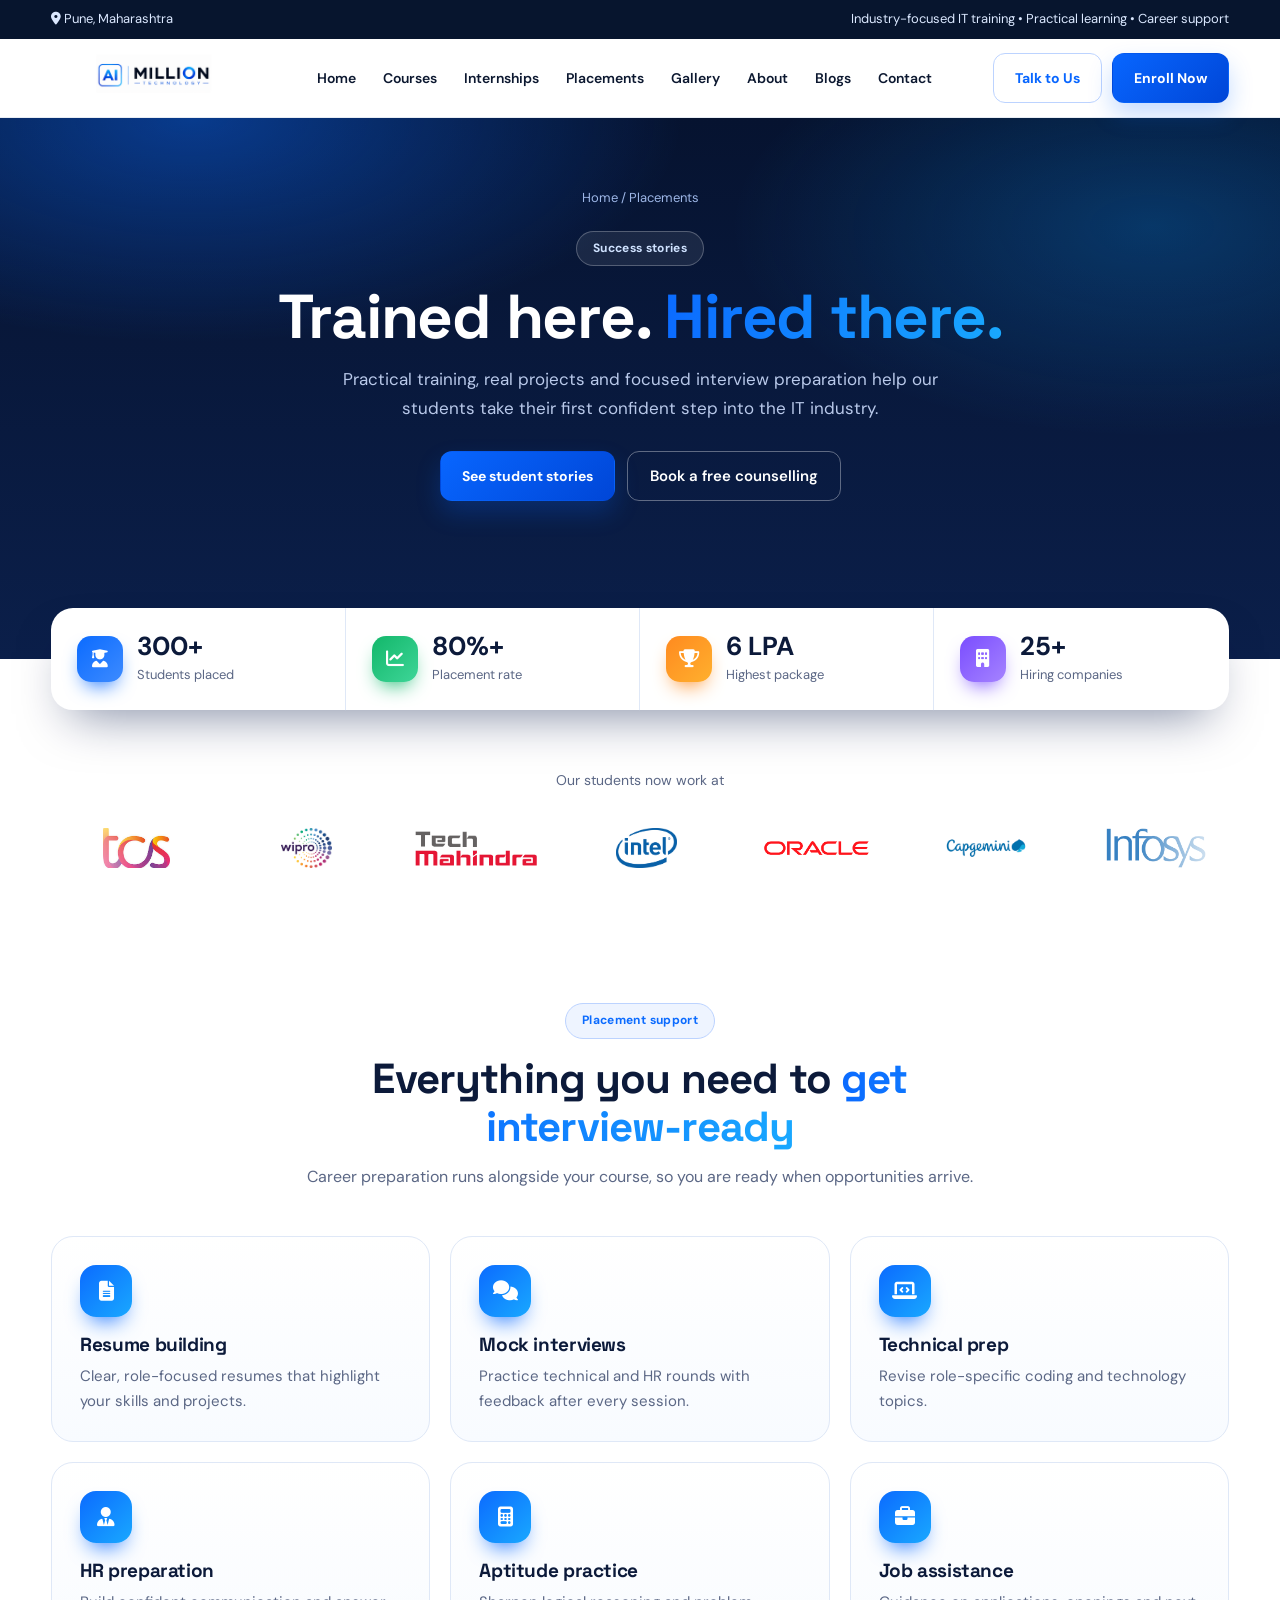
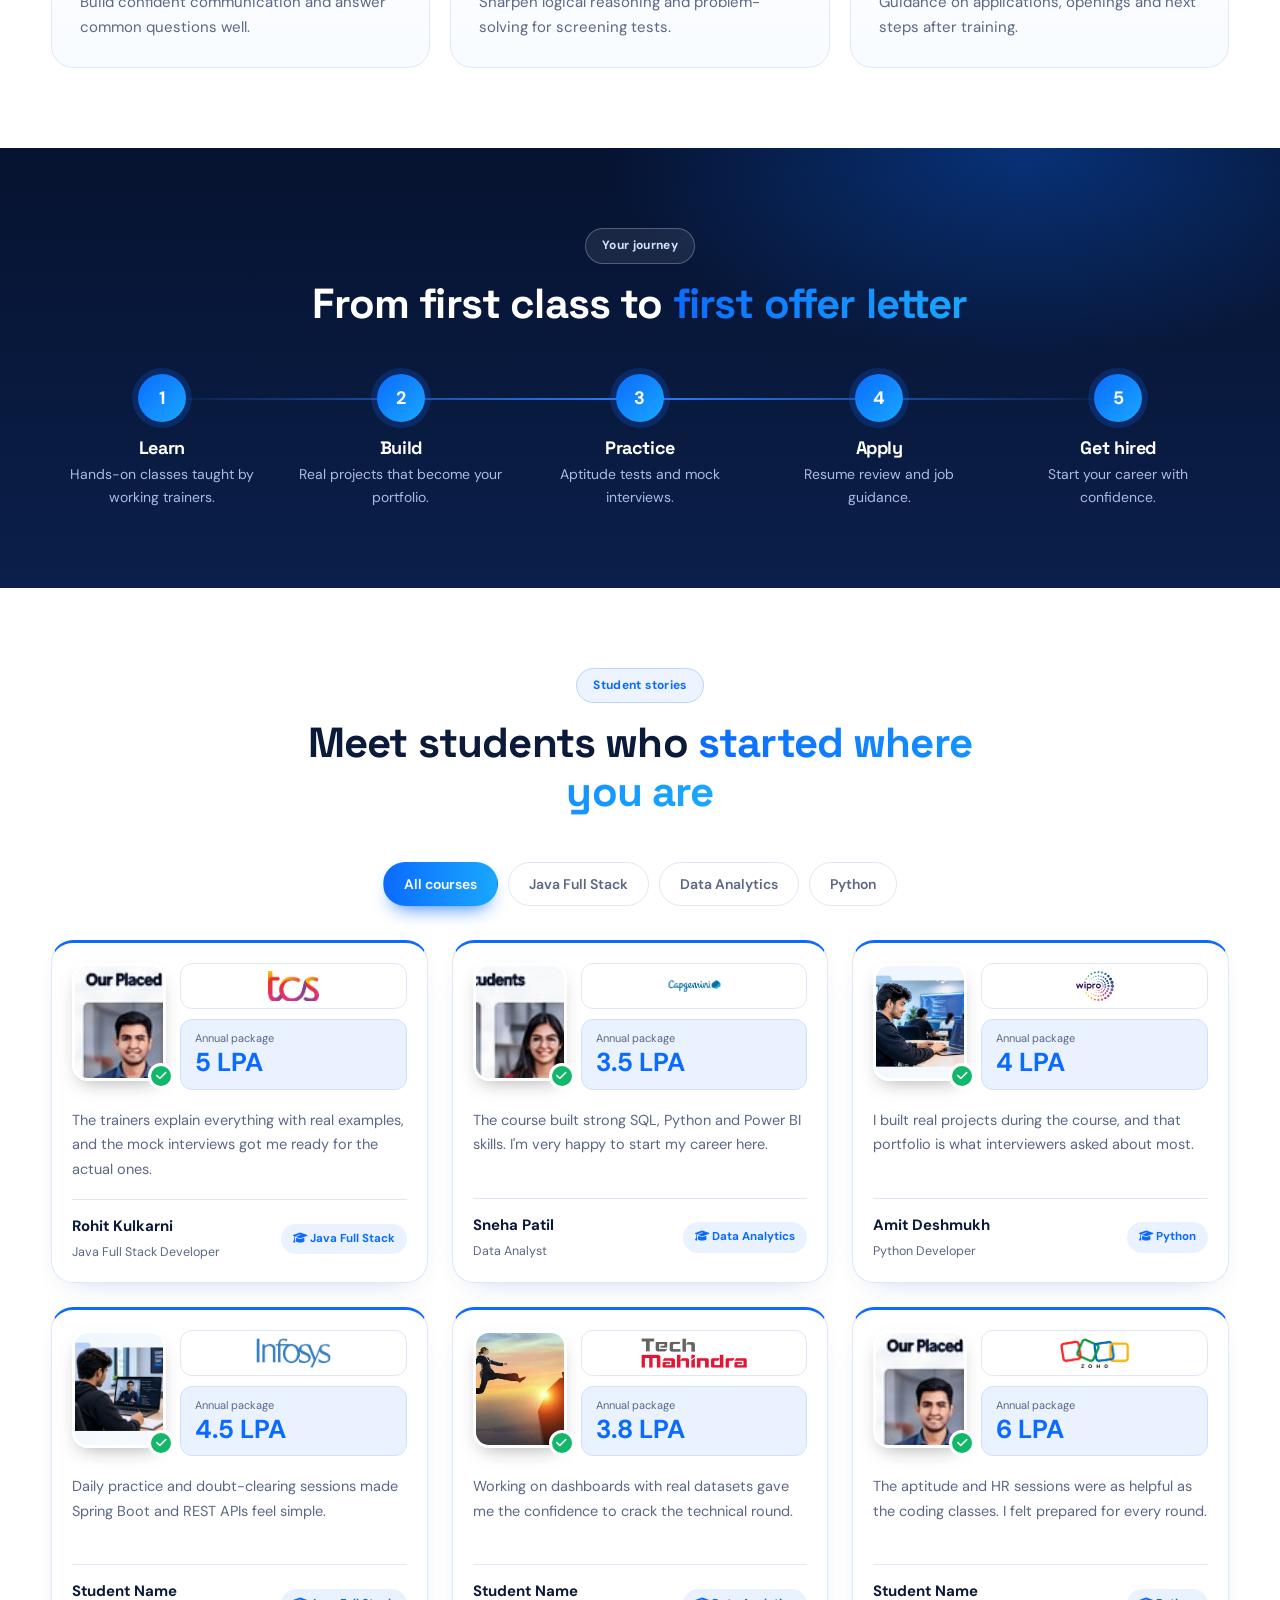
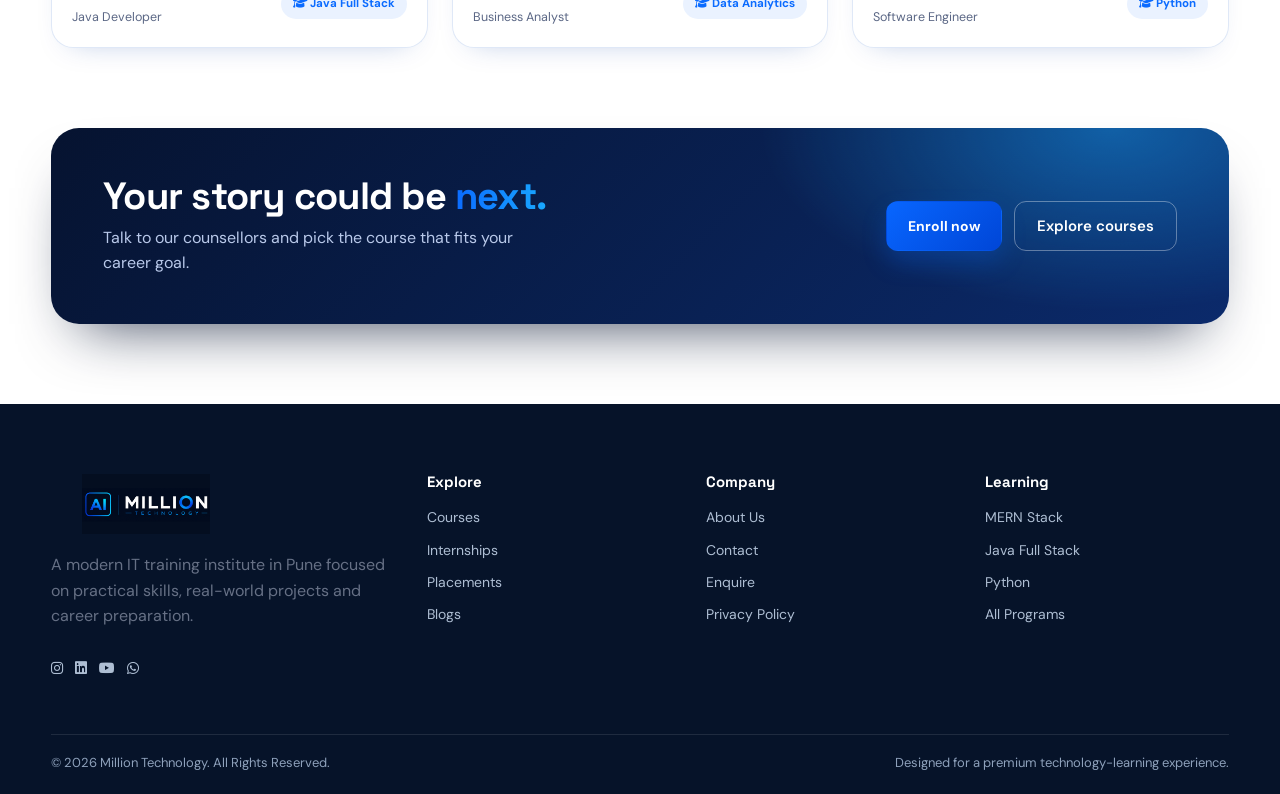
<file: placements.html>
<!doctype html>
<html lang="en">

<head>
    <meta charset="utf-8">
    <meta name="viewport" content="width=device-width,initial-scale=1">
    <meta name="description" content="Million Technology — professional IT training institute in Pune. See our placement support and student success stories.">
    <title>Placements | Million Technology</title>
    <link rel="stylesheet" href="css/style.css">
    <link rel="stylesheet" href="https://cdnjs.cloudflare.com/ajax/libs/font-awesome/6.7.2/css/all.min.css">
</head>

<body>
    <div class="topbar">
        <div class="container"><span><i class="fa-solid fa-location-dot"></i> Pune,
                Maharashtra</span><span>Industry-focused IT training • Practical learning • Career support</span></div>
    </div>
    <header class="navbar">
        <div class="container nav-inner"><a href="index.html"><img class="nav-logo" src="assets/logo/logo-dark.png"
                    alt="Million Technology logo"></a>
            <nav class="nav-links"><a data-nav="home" href="index.html">Home</a><a data-nav="courses"
                    href="courses.html">Courses</a><a data-nav="internships" href="internships.html">Internships</a><a
                    data-nav="placements" href="placements.html">Placements</a><a
                    data-nav="gallery" href="gallery.html">Gallery</a><a data-nav="about"
                    href="about.html">About</a><a data-nav="blogs" href="blogs.html">Blogs</a><a
                    data-nav="contact" href="contact.html">Contact</a></nav>
            <div class="nav-actions"><a class="btn btn-outline" href="contact.html">Talk to Us</a><a
                    class="btn btn-primary" href="contact.html">Enroll Now</a><button class="menu-btn"
                    aria-label="Open menu"><i class="fa-solid fa-bars"></i></button></div>
        </div>
        <nav class="mobile-nav"><a href="index.html">Home</a><a href="courses.html">Courses</a><a
                href="internships.html">Internships</a><a href="placements.html">Placements</a><a
                href="gallery.html">Gallery</a><a href="about.html">About</a><a href="blogs.html">Blogs</a><a
                href="contact.html">Contact</a></nav>
    </header>

    <main class="pl">
        <!-- HERO -->
        <section class="pl-hero">
            <div class="container">
                <div class="breadcrumb">Home / Placements</div>
                <span class="pl-badge">Success stories</span>
                <h1>Trained here. <span class="gradient-text">Hired there.</span></h1>
                <p>Practical training, real projects and focused interview preparation help our students take their first confident step into the IT industry.</p>
                <div class="pl-hero-actions">
                    <a class="btn btn-primary" href="#stories">See student stories</a>
                    <a class="btn btn-outline-light" href="contact.html">Book a free counselling</a>
                </div>
            </div>
            <div class="container">
                <div class="pl-stats">
                    <div class="pl-stat">
                        <span class="pl-stat-icon blue"><i class="fa-solid fa-user-graduate"></i></span>
                        <div><strong>300+</strong><small>Students placed</small></div>
                    </div>
                    <div class="pl-stat">
                        <span class="pl-stat-icon green"><i class="fa-solid fa-chart-line"></i></span>
                        <div><strong>80%+</strong><small>Placement rate</small></div>
                    </div>
                    <div class="pl-stat">
                        <span class="pl-stat-icon orange"><i class="fa-solid fa-trophy"></i></span>
                        <div><strong>6 LPA</strong><small>Highest package</small></div>
                    </div>
                    <div class="pl-stat">
                        <span class="pl-stat-icon purple"><i class="fa-solid fa-building"></i></span>
                        <div><strong>25+</strong><small>Hiring companies</small></div>
                    </div>
                </div>
            </div>
        </section>

        <!-- RECRUITERS -->
        <section class="pl-recruiters">
            <div class="container">
                <p class="pl-recruiters-title">Our students now work at</p>
                <div class="pl-marquee">
                    <div class="pl-marquee-track">
                        <span class="pl-logo"><img src="assets/images/company1.jpg" alt="TCS" style="--s:1" loading="lazy"></span>
                        <span class="pl-logo"><img src="assets/images/company16.png" alt="Wipro" style="--s:1" loading="lazy"></span>
                        <span class="pl-logo"><img src="assets/images/company15.png" alt="Tech Mahindra" style="--s:1" loading="lazy"></span>
                        <span class="pl-logo"><img src="assets/images/company14.png" alt="Intel" style="--s:1" loading="lazy"></span>
                        <span class="pl-logo"><img src="assets/images/company13.png" alt="Oracle" style="--s:1.5" loading="lazy"></span>
                        <span class="pl-logo"><img src="assets/images/company12.png" alt="Capgemini" style="--s:1.7" loading="lazy"></span>
                        <span class="pl-logo"><img src="assets/images/company10.png" alt="Infosys" style="--s:1" loading="lazy"></span>
                        <span class="pl-logo"><img src="assets/images/company8.png" alt="Zoho" style="--s:1.25" loading="lazy"></span>
                        <span class="pl-logo"><img src="assets/images/company7.jpg" alt="Google" style="--s:0.9" loading="lazy"></span>
                        <span class="pl-logo"><img src="assets/images/company6.png" alt="Amazon" style="--s:1.6" loading="lazy"></span>
                        <span class="pl-logo"><img src="assets/images/company4.png" alt="IBM" style="--s:1" loading="lazy"></span>
                        <span class="pl-logo"><img src="assets/images/company3.png" alt="HP" style="--s:1" loading="lazy"></span>
                        <span class="pl-logo"><img src="assets/images/company2.png" alt="Dell" style="--s:1" loading="lazy"></span>
                        <span aria-hidden="true" style="display:contents">
                        <span class="pl-logo"><img src="assets/images/company1.jpg" alt="" style="--s:1" loading="lazy"></span>
                        <span class="pl-logo"><img src="assets/images/company16.png" alt="" style="--s:1" loading="lazy"></span>
                        <span class="pl-logo"><img src="assets/images/company15.png" alt="" style="--s:1" loading="lazy"></span>
                        <span class="pl-logo"><img src="assets/images/company14.png" alt="" style="--s:1" loading="lazy"></span>
                        <span class="pl-logo"><img src="assets/images/company13.png" alt="" style="--s:1.5" loading="lazy"></span>
                        <span class="pl-logo"><img src="assets/images/company12.png" alt="" style="--s:1.7" loading="lazy"></span>
                        <span class="pl-logo"><img src="assets/images/company10.png" alt="" style="--s:1" loading="lazy"></span>
                        <span class="pl-logo"><img src="assets/images/company8.png" alt="" style="--s:1.25" loading="lazy"></span>
                        <span class="pl-logo"><img src="assets/images/company7.jpg" alt="" style="--s:0.9" loading="lazy"></span>
                        <span class="pl-logo"><img src="assets/images/company6.png" alt="" style="--s:1.6" loading="lazy"></span>
                        <span class="pl-logo"><img src="assets/images/company4.png" alt="" style="--s:1" loading="lazy"></span>
                        <span class="pl-logo"><img src="assets/images/company3.png" alt="" style="--s:1" loading="lazy"></span>
                        <span class="pl-logo"><img src="assets/images/company2.png" alt="" style="--s:1" loading="lazy"></span>
                        </span>
                    </div>
                </div>
            </div>
        </section>

        <!-- SUPPORT -->
        <section class="pl-section">
            <div class="container">
                <div class="pl-head">
                    <span class="pl-badge">Placement support</span>
                    <h2>Everything you need to <span class="gradient-text">get interview-ready</span></h2>
                    <p>Career preparation runs alongside your course, so you are ready when opportunities arrive.</p>
                </div>
                <div class="pl-support">
                    <div class="pl-sup"><span class="pl-ico"><i class="fa-solid fa-file-lines"></i></span>
                        <h3>Resume building</h3>
                        <p>Clear, role-focused resumes that highlight your skills and projects.</p>
                    </div>
                    <div class="pl-sup"><span class="pl-ico"><i class="fa-solid fa-comments"></i></span>
                        <h3>Mock interviews</h3>
                        <p>Practice technical and HR rounds with feedback after every session.</p>
                    </div>
                    <div class="pl-sup"><span class="pl-ico"><i class="fa-solid fa-laptop-code"></i></span>
                        <h3>Technical prep</h3>
                        <p>Revise role-specific coding and technology topics.</p>
                    </div>
                    <div class="pl-sup"><span class="pl-ico"><i class="fa-solid fa-user-tie"></i></span>
                        <h3>HR preparation</h3>
                        <p>Build confident communication and answer common questions well.</p>
                    </div>
                    <div class="pl-sup"><span class="pl-ico"><i class="fa-solid fa-calculator"></i></span>
                        <h3>Aptitude practice</h3>
                        <p>Sharpen logical reasoning and problem-solving for screening tests.</p>
                    </div>
                    <div class="pl-sup"><span class="pl-ico"><i class="fa-solid fa-briefcase"></i></span>
                        <h3>Job assistance</h3>
                        <p>Guidance on applications, openings and next steps after training.</p>
                    </div>
                </div>
            </div>
        </section>

        <!-- JOURNEY -->
        <section class="pl-section pl-dark">
            <div class="container">
                <div class="pl-head">
                    <span class="pl-badge light">Your journey</span>
                    <h2>From first class to <span class="gradient-text">first offer letter</span></h2>
                </div>
                <ol class="pl-steps">
                    <li><b>1</b>
                        <h3>Learn</h3>
                        <p>Hands-on classes taught by working trainers.</p>
                    </li>
                    <li><b>2</b>
                        <h3>Build</h3>
                        <p>Real projects that become your portfolio.</p>
                    </li>
                    <li><b>3</b>
                        <h3>Practice</h3>
                        <p>Aptitude tests and mock interviews.</p>
                    </li>
                    <li><b>4</b>
                        <h3>Apply</h3>
                        <p>Resume review and job guidance.</p>
                    </li>
                    <li><b>5</b>
                        <h3>Get hired</h3>
                        <p>Start your career with confidence.</p>
                    </li>
                </ol>
            </div>
        </section>

        <!-- STORIES -->
        <section class="pl-section" id="stories">
            <div class="container">
                <div class="pl-head">
                    <span class="pl-badge">Student stories</span>
                    <h2>Meet students who <span class="gradient-text">started where you are</span></h2>
                </div>
                <div class="pl-filters" role="tablist" aria-label="Filter by course">
                    <button class="active" data-filter="all">All courses</button>
                    <button data-filter="java">Java Full Stack</button>
                    <button data-filter="data">Data Analytics</button>
                    <button data-filter="python">Python</button>
                </div>

                <div class="pl-grid">
                    <article class="pl-card" data-course="java">
                        <div class="pl-top">
                            <div class="pl-photo"><img src="assets/images/placement-1.jpg" alt="Rohit Kulkarni"><i class="fa-solid fa-check"></i></div>
                            <div class="pl-side">
                                <div class="pl-company"><img src="assets/images/company1.jpg" alt="TCS" style="--s:1"></div>
                                <div class="pl-pkg"><small>Annual package</small><strong>5 LPA</strong></div>
                            </div>
                        </div>
                        <p class="pl-quote">The trainers explain everything with real examples, and the mock interviews got me ready for the actual ones.</p>
                        <div class="pl-foot">
                            <div><strong>Rohit Kulkarni</strong><small>Java Full Stack Developer</small></div>
                            <span class="pl-tag"><i class="fa-solid fa-graduation-cap"></i> Java Full Stack</span>
                        </div>
                    </article>

                    <article class="pl-card" data-course="data">
                        <div class="pl-top">
                            <div class="pl-photo"><img src="assets/images/placement-2.jpg" alt="Sneha Patil"><i class="fa-solid fa-check"></i></div>
                            <div class="pl-side">
                                <div class="pl-company"><img src="assets/images/company12.png" alt="Capgemini" style="--s:1.5"></div>
                                <div class="pl-pkg"><small>Annual package</small><strong>3.5 LPA</strong></div>
                            </div>
                        </div>
                        <p class="pl-quote">The course built strong SQL, Python and Power BI skills. I'm very happy to start my career here.</p>
                        <div class="pl-foot">
                            <div><strong>Sneha Patil</strong><small>Data Analyst</small></div>
                            <span class="pl-tag"><i class="fa-solid fa-graduation-cap"></i> Data Analytics</span>
                        </div>
                    </article>

                    <article class="pl-card" data-course="python">
                        <div class="pl-top">
                            <div class="pl-photo"><img src="assets/images/placement1.png" alt="Amit Deshmukh"><i class="fa-solid fa-check"></i></div>
                            <div class="pl-side">
                                <div class="pl-company"><img src="assets/images/company16.png" alt="Wipro" style="--s:1"></div>
                                <div class="pl-pkg"><small>Annual package</small><strong>4 LPA</strong></div>
                            </div>
                        </div>
                        <p class="pl-quote">I built real projects during the course, and that portfolio is what interviewers asked about most.</p>
                        <div class="pl-foot">
                            <div><strong>Amit Deshmukh</strong><small>Python Developer</small></div>
                            <span class="pl-tag"><i class="fa-solid fa-graduation-cap"></i> Python</span>
                        </div>
                    </article>

                    <article class="pl-card" data-course="java">
                        <div class="pl-top">
                            <div class="pl-photo"><img src="assets/images/placement2.png" alt="Student name"><i class="fa-solid fa-check"></i></div>
                            <div class="pl-side">
                                <div class="pl-company"><img src="assets/images/company10.png" alt="Infosys" style="--s:1"></div>
                                <div class="pl-pkg"><small>Annual package</small><strong>4.5 LPA</strong></div>
                            </div>
                        </div>
                        <p class="pl-quote">Daily practice and doubt-clearing sessions made Spring Boot and REST APIs feel simple.</p>
                        <div class="pl-foot">
                            <div><strong>Student Name</strong><small>Java Developer</small></div>
                            <span class="pl-tag"><i class="fa-solid fa-graduation-cap"></i> Java Full Stack</span>
                        </div>
                    </article>

                    <article class="pl-card" data-course="data">
                        <div class="pl-top">
                            <div class="pl-photo"><img src="assets/images/placement3.jpg" alt="Student name"><i class="fa-solid fa-check"></i></div>
                            <div class="pl-side">
                                <div class="pl-company"><img src="assets/images/company15.png" alt="Tech Mahindra" style="--s:1"></div>
                                <div class="pl-pkg"><small>Annual package</small><strong>3.8 LPA</strong></div>
                            </div>
                        </div>
                        <p class="pl-quote">Working on dashboards with real datasets gave me the confidence to crack the technical round.</p>
                        <div class="pl-foot">
                            <div><strong>Student Name</strong><small>Business Analyst</small></div>
                            <span class="pl-tag"><i class="fa-solid fa-graduation-cap"></i> Data Analytics</span>
                        </div>
                    </article>

                    <article class="pl-card" data-course="python">
                        <div class="pl-top">
                            <div class="pl-photo"><img src="assets/images/placement-1.jpg" alt="Student name"><i class="fa-solid fa-check"></i></div>
                            <div class="pl-side">
                                <div class="pl-company"><img src="assets/images/company8.png" alt="Zoho" style="--s:1.25"></div>
                                <div class="pl-pkg"><small>Annual package</small><strong>6 LPA</strong></div>
                            </div>
                        </div>
                        <p class="pl-quote">The aptitude and HR sessions were as helpful as the coding classes. I felt prepared for every round.</p>
                        <div class="pl-foot">
                            <div><strong>Student Name</strong><small>Software Engineer</small></div>
                            <span class="pl-tag"><i class="fa-solid fa-graduation-cap"></i> Python</span>
                        </div>
                    </article>
                </div>
            </div>
        </section>

        <!-- CTA -->
        <section class="pl-section pl-cta-wrap">
            <div class="container">
                <div class="pl-cta">
                    <div>
                        <h2>Your story could be <span class="gradient-text">next.</span></h2>
                        <p>Talk to our counsellors and pick the course that fits your career goal.</p>
                    </div>
                    <div class="pl-cta-actions">
                        <a class="btn btn-primary" href="contact.html">Enroll now</a>
                        <a class="btn btn-outline-light" href="courses.html">Explore courses</a>
                    </div>
                </div>
            </div>
        </section>
    </main>

    <footer class="footer">
        <div class="container">
            <div class="footer-grid">
                <div><img class="footer-logo" src="assets/logo/logo-light.png" alt="Million Technology logo">
                    <p class="muted">A modern IT training institute in Pune focused on practical skills, real-world
                        projects and career preparation.</p>
                    <div style="display:flex;gap:12px;margin-top:18px"><a href="#"><i
                                class="fa-brands fa-instagram"></i></a><a href="#"><i
                                class="fa-brands fa-linkedin"></i></a><a href="#"><i
                                class="fa-brands fa-youtube"></i></a><a href="#"><i
                                class="fa-brands fa-whatsapp"></i></a></div>
                </div>
                <div>
                    <h4>Explore</h4><a href="courses.html">Courses</a><a href="internships.html">Internships</a><a
                        href="placements.html">Placements</a><a href="blogs.html">Blogs</a>
                </div>
                <div>
                    <h4>Company</h4><a href="about.html">About Us</a><a href="contact.html">Contact</a><a
                        href="contact.html">Enquire</a><a href="#">Privacy Policy</a>
                </div>
                <div>
                    <h4>Learning</h4><a href="course-details.html?course=Full%20Stack%20Web%20Development%20(MERN)">MERN
                        Stack</a><a href="course-details.html?course=Java%20Full%20Stack">Java Full Stack</a><a
                        href="course-details.html?course=Python%20Programming">Python</a><a
                        href="course-details.html">All Programs</a>
                </div>
            </div>
            <div class="footer-bottom"><span>© <span data-year></span> Million Technology. All Rights
                    Reserved.</span><span>Designed for a premium technology-learning experience.</span></div>
        </div>
    </footer>

    <script src="js/main.js"></script>
    <script>
        // Course filter for placement cards
        (function () {
            var btns = document.querySelectorAll('.pl-filters button');
            var cards = document.querySelectorAll('.pl-card');
            btns.forEach(function (b) {
                b.addEventListener('click', function () {
                    btns.forEach(function (x) { x.classList.remove('active'); });
                    b.classList.add('active');
                    var f = b.getAttribute('data-filter');
                    cards.forEach(function (c) {
                        c.hidden = !(f === 'all' || c.getAttribute('data-course') === f);
                    });
                });
            });
        })();
    </script>
</body>

</html>
</file>
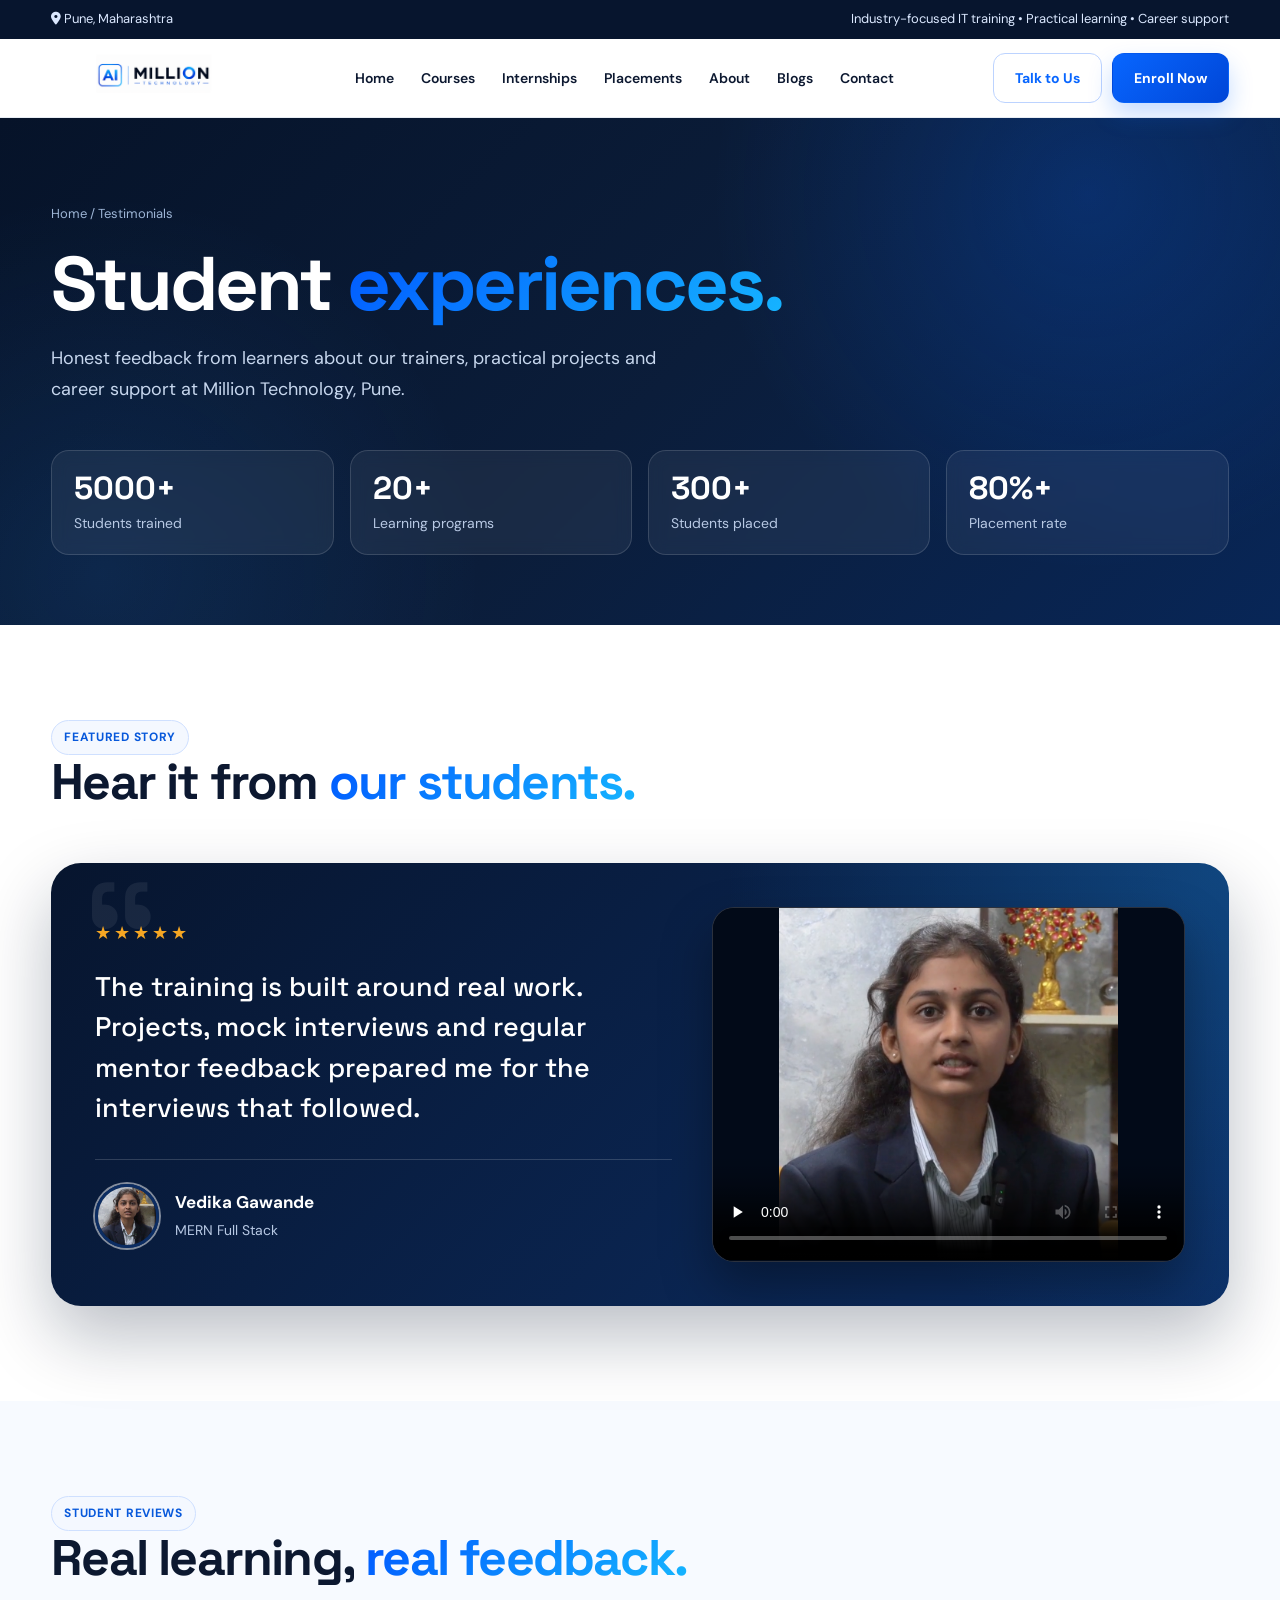
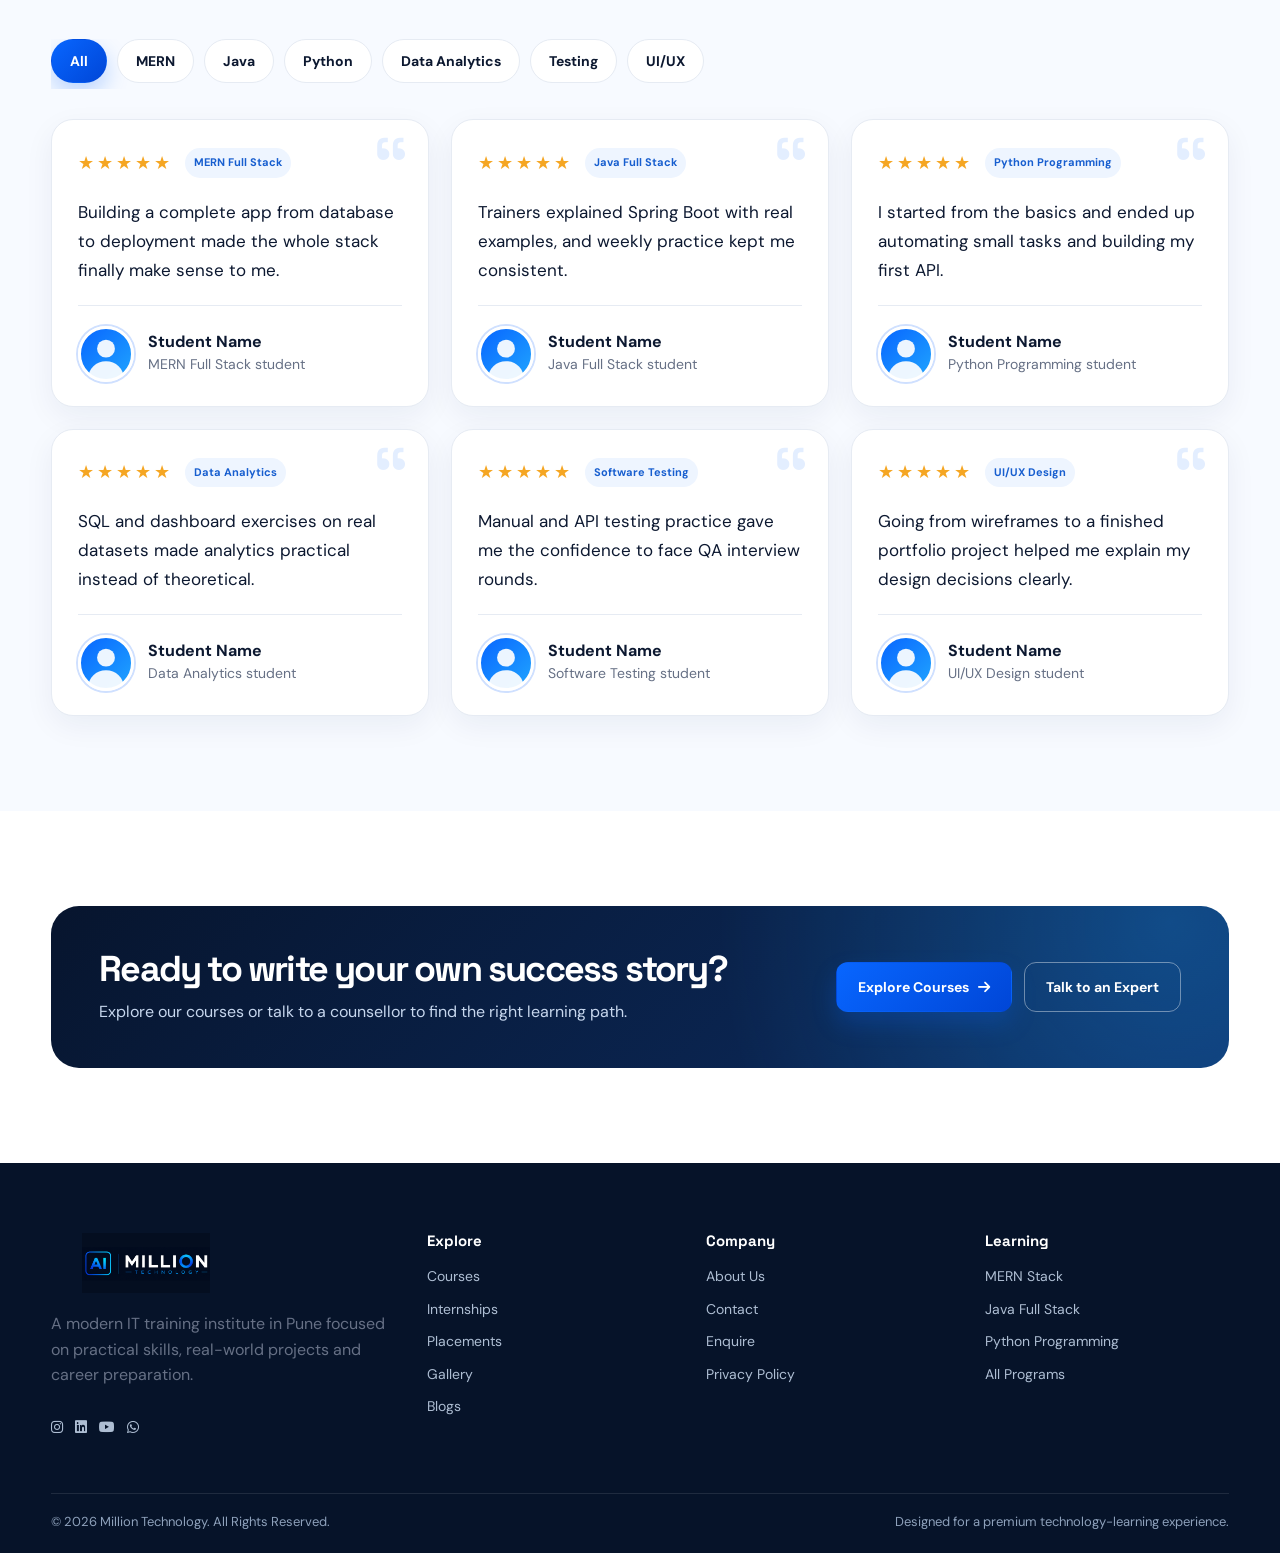
<file: testimonials.html>
<!doctype html>
<html lang="en">

<head>
    <meta charset="utf-8">
    <meta name="viewport" content="width=device-width,initial-scale=1">
    <meta name="description" content="Million Technology — professional IT training institute in Pune.">
    <title>Testimonials | Million Technology</title>
    <link rel="stylesheet" href="css/style.css">
    <link rel="stylesheet" href="https://cdnjs.cloudflare.com/ajax/libs/font-awesome/6.7.2/css/all.min.css">
</head>

<body>
    <div class="topbar">
        <div class="container"><span><i class="fa-solid fa-location-dot"></i> Pune,
                Maharashtra</span><span>Industry-focused IT training • Practical learning • Career support</span></div>
    </div>
    <header class="navbar">
        <div class="container nav-inner"><a href="index.html"><img class="nav-logo" src="assets/logo/logo-dark.png"
                    alt="Million Technology logo"></a>
            <nav class="nav-links"><a data-nav="home" href="index.html">Home</a><a data-nav="courses"
                    href="courses.html">Courses</a><a data-nav="internships" href="internships.html">Internships</a><a
                    data-nav="placements" href="placements.html">Placements</a><a data-nav="about"
                    href="about.html">About</a><a data-nav="blogs" href="blogs.html">Blogs</a><a data-nav="contact"
                    href="contact.html">Contact</a></nav>
            <div class="nav-actions"><a class="btn btn-outline" href="contact.html">Talk to Us</a><a
                    class="btn btn-primary" href="contact.html">Enroll Now</a><button class="menu-btn"
                    aria-label="Open menu"><i class="fa-solid fa-bars"></i></button></div>
        </div>
        <nav class="mobile-nav"><a href="index.html">Home</a><a href="courses.html">Courses</a><a
                href="internships.html">Internships</a><a href="placements.html">Placements</a><a
                href="about.html">About</a><a href="blogs.html">Blogs</a><a href="contact.html">Contact</a></nav>
    </header>
   <main>

    <!-- ================= HERO ================= -->
    <section class="page-hero ts-hero">
        <div class="container">
            <div class="breadcrumb">Home / Testimonials</div>
            <h1>Student <span class="gradient-text">experiences.</span></h1>
            <p class="muted">Honest feedback from learners about our trainers, practical projects and career
                support at Million Technology, Pune.</p>

            <div class="ts-stats">
                <div><strong>5000+</strong><span>Students trained</span></div>
                <div><strong>20+</strong><span>Learning programs</span></div>
                <div><strong>300+</strong><span>Students placed</span></div>
                <div><strong>80%+</strong><span>Placement rate</span></div>
            </div>
        </div>
    </section>


    <!-- ================= FEATURED STORY ================= -->
    <section class="section">
        <div class="container">

            <div class="section-head reveal">
                <div>
                    <span class="eyebrow">Featured story</span>
                    <h2>Hear it from <span class="gradient-text">our students.</span></h2>
                </div>
            </div>

            <!-- NOTE: quote, name and course are placeholders. Replace with a real student story. -->
            <div class="ts-feature reveal">
                <div class="ts-feature-body">
                    <span class="review-stars" role="img" aria-label="5 out of 5 stars">★★★★★</span>
                    <p class="ts-feature-quote">
                        The training is built around real work. Projects, mock interviews and
                        regular mentor feedback prepared me for the interviews that followed.
                    </p>
                    <div class="ts-feature-person">
                        <img class="review-avatar" src="assets/images/student-testimonial.png" alt="Student photo" loading="lazy">
                        <div>
                            <strong>Vedika Gawande</strong>
                            <span>MERN Full Stack</span>
                        </div>
                    </div>
                </div>

                <div class="ts-video">
                    <video controls preload="none" poster="assets/images/student-testimonial.png">
                        <source src="assets/video/video1.mp4" type="video/mp4">
                        Your browser does not support video playback.
                    </video>
                </div>
            </div>

        </div>
    </section>


    <!-- ================= ALL REVIEWS ================= -->
    <section class="section ts-reviews">
        <div class="container">

            <div class="section-head reveal">
                <div>
                    <span class="eyebrow">Student reviews</span>
                    <h2>Real learning, <span class="gradient-text">real feedback.</span></h2>
                </div>
            </div>

            <div class="ts-filters" role="group" aria-label="Filter reviews by course">
                <button type="button" class="ts-chip active" data-filter="all" aria-pressed="true">All</button>
                <button type="button" class="ts-chip" data-filter="mern" aria-pressed="false">MERN</button>
                <button type="button" class="ts-chip" data-filter="java" aria-pressed="false">Java</button>
                <button type="button" class="ts-chip" data-filter="python" aria-pressed="false">Python</button>
                <button type="button" class="ts-chip" data-filter="data" aria-pressed="false">Data Analytics</button>
                <button type="button" class="ts-chip" data-filter="testing" aria-pressed="false">Testing</button>
                <button type="button" class="ts-chip" data-filter="uiux" aria-pressed="false">UI/UX</button>
            </div>

            <!-- NOTE: all review text and names are placeholders. Replace with verified student feedback. -->
            <div class="ts-grid">

                <article class="review-card ts-card reveal" data-course="mern">
                    <div class="review-top">
                        <span class="review-stars" role="img" aria-label="5 out of 5 stars">★★★★★</span>
                        <span class="pill">MERN Full Stack</span>
                    </div>
                    <p class="review-text">Building a complete app from database to deployment made the whole stack finally make sense to me.</p>
                    <div class="review-person">
                        <span class="review-avatar ts-avatar-ph" aria-hidden="true"></span>
                        <div>
                            <strong>Student Name</strong>
                            <span>MERN Full Stack student</span>
                        </div>
                    </div>
                </article>

                <article class="review-card ts-card reveal" data-course="java">
                    <div class="review-top">
                        <span class="review-stars" role="img" aria-label="5 out of 5 stars">★★★★★</span>
                        <span class="pill">Java Full Stack</span>
                    </div>
                    <p class="review-text">Trainers explained Spring Boot with real examples, and weekly practice kept me consistent.</p>
                    <div class="review-person">
                        <span class="review-avatar ts-avatar-ph" aria-hidden="true"></span>
                        <div>
                            <strong>Student Name</strong>
                            <span>Java Full Stack student</span>
                        </div>
                    </div>
                </article>

                <article class="review-card ts-card reveal" data-course="python">
                    <div class="review-top">
                        <span class="review-stars" role="img" aria-label="5 out of 5 stars">★★★★★</span>
                        <span class="pill">Python Programming</span>
                    </div>
                    <p class="review-text">I started from the basics and ended up automating small tasks and building my first API.</p>
                    <div class="review-person">
                        <span class="review-avatar ts-avatar-ph" aria-hidden="true"></span>
                        <div>
                            <strong>Student Name</strong>
                            <span>Python Programming student</span>
                        </div>
                    </div>
                </article>

                <article class="review-card ts-card reveal" data-course="data">
                    <div class="review-top">
                        <span class="review-stars" role="img" aria-label="5 out of 5 stars">★★★★★</span>
                        <span class="pill">Data Analytics</span>
                    </div>
                    <p class="review-text">SQL and dashboard exercises on real datasets made analytics practical instead of theoretical.</p>
                    <div class="review-person">
                        <span class="review-avatar ts-avatar-ph" aria-hidden="true"></span>
                        <div>
                            <strong>Student Name</strong>
                            <span>Data Analytics student</span>
                        </div>
                    </div>
                </article>

                <article class="review-card ts-card reveal" data-course="testing">
                    <div class="review-top">
                        <span class="review-stars" role="img" aria-label="5 out of 5 stars">★★★★★</span>
                        <span class="pill">Software Testing</span>
                    </div>
                    <p class="review-text">Manual and API testing practice gave me the confidence to face QA interview rounds.</p>
                    <div class="review-person">
                        <span class="review-avatar ts-avatar-ph" aria-hidden="true"></span>
                        <div>
                            <strong>Student Name</strong>
                            <span>Software Testing student</span>
                        </div>
                    </div>
                </article>

                <article class="review-card ts-card reveal" data-course="uiux">
                    <div class="review-top">
                        <span class="review-stars" role="img" aria-label="5 out of 5 stars">★★★★★</span>
                        <span class="pill">UI/UX Design</span>
                    </div>
                    <p class="review-text">Going from wireframes to a finished portfolio project helped me explain my design decisions clearly.</p>
                    <div class="review-person">
                        <span class="review-avatar ts-avatar-ph" aria-hidden="true"></span>
                        <div>
                            <strong>Student Name</strong>
                            <span>UI/UX Design student</span>
                        </div>
                    </div>
                </article>

            </div>
        </div>
    </section>


    <!-- ================= CTA ================= -->
    <section class="section">
        <div class="container">
            <div class="ts-cta reveal">
                <div>
                    <h2>Ready to write your own success story?</h2>
                    <p>Explore our courses or talk to a counsellor to find the right learning path.</p>
                </div>
                <div class="ts-cta-actions">
                    <a class="btn btn-primary" href="courses.html">Explore Courses <i class="fa-solid fa-arrow-right"></i></a>
                    <a class="btn btn-outline" href="contact.html">Talk to an Expert</a>
                </div>
            </div>
        </div>
    </section>

</main>

    <footer class="footer">

        <div class="container">

            <div class="footer-grid">


                <div>

                    <img class="footer-logo" src="assets/logo/logo-light.png" alt="Million Technology logo">

                    <p class="muted">
                        A modern IT training institute in Pune focused
                        on practical skills, real-world projects and
                        career preparation.
                    </p>

                    <div style="display:flex;gap:12px;margin-top:18px">

                        <a href="#">
                            <i class="fa-brands fa-instagram"></i>
                        </a>

                        <a href="#">
                            <i class="fa-brands fa-linkedin"></i>
                        </a>

                        <a href="#">
                            <i class="fa-brands fa-youtube"></i>
                        </a>

                        <a href="#">
                            <i class="fa-brands fa-whatsapp"></i>
                        </a>

                    </div>

                </div>



                <div>

                    <h4>Explore</h4>

                    <a href="courses.html">Courses</a>

                    <a href="internships.html">Internships</a>

                    <a href="placements.html">Placements</a>

                    <a href="gallery.html">Gallery</a>

                    <a href="blogs.html">Blogs</a>

                </div>



                <div>

                    <h4>Company</h4>

                    <a href="about.html">About Us</a>

                    <a href="contact.html">Contact</a>

                    <a href="contact.html">Enquire</a>

                    <a href="#">Privacy Policy</a>

                </div>



                <div>

                    <h4>Learning</h4>

                    <a href="course-details.html?course=Full%20Stack%20Web%20Development%20(MERN)">
                        MERN Stack
                    </a>

                    <a href="course-details.html?course=Java%20Full%20Stack">
                        Java Full Stack
                    </a>

                    <a href="course-details.html?course=Python%20Programming">
                        Python Programming
                    </a>

                    <a href="courses.html">
                        All Programs
                    </a>

                </div>

            </div>



            <div class="footer-bottom">

                <span>
                    © <span data-year></span>
                    Million Technology.
                    All Rights Reserved.
                </span>

                <span>
                    Designed for a premium technology-learning experience.
                </span>

            </div>

        </div>

    </footer>
<script src="js/main.js"></script>
</body>
</html>
</file>
<file: css/style.css>
@import url('https://fonts.googleapis.com/css2?family=DM+Sans:wght@400;500;600;700&family=Space+Grotesk:wght@500;600;700&display=swap');

:root {
    --blue: #0866ff;
    --blue2: #20a4ff;
    --navy: #07152e;
    --ink: #0c1830;
    --muted: #667085;
    --line: #e6ebf3;
    --soft: #f4f8ff;
    --white: #fff;
    --radius: 22px;
    --shadow: 0 18px 55px rgba(8, 35, 80, .10)
}

* {
    box-sizing: border-box
}

html {
    scroll-behavior: smooth
}

body {
    margin: 0;
    font-family: 'DM Sans', sans-serif;
    color: var(--ink);
    background: #fff;
    line-height: 1.6
}

a {
    text-decoration: none;
    color: inherit
}

img {
    max-width: 100%;
    display: block
}

button,
input,
textarea,
select {
    font: inherit
}

.container {
    width: min(1180px, 92%);
    margin: auto
}

.topbar {
    background: var(--navy);
    color: #dbe8ff;
    font-size: 13px;
    padding: 9px 0
}

.topbar .container {
    display: flex;
    justify-content: space-between;
    gap: 20px
}

.navbar {
    position: sticky;
    top: 0;
    z-index: 50;
    background: rgba(255, 255, 255, .94);
    backdrop-filter: blur(16px);
    border-bottom: 1px solid rgba(230, 235, 243, .9)
}

.nav-inner {
    height: 78px;
    display: flex;
    align-items: center;
    justify-content: space-between
}

.nav-logo {
    width: 205px;
    height: 55px;
    object-fit: contain
}

.nav-links {
    display: flex;
    align-items: center;
    gap: 27px;
    font-size: 14px;
    font-weight: 600
}

.nav-links a {
    position: relative
}

.nav-links a:after {
    content: '';
    position: absolute;
    left: 0;
    bottom: -9px;
    width: 0;
    height: 2px;
    background: var(--blue);
    transition: .25s
}

.nav-links a:hover:after,
.nav-links a.active:after {
    width: 100%
}

.nav-actions {
    display: flex;
    gap: 10px;
    align-items: center
}

.btn {
    display: inline-flex;
    align-items: center;
    justify-content: center;
    gap: 9px;
    padding: 13px 21px;
    border-radius: 12px;
    border: 1px solid transparent;
    font-weight: 700;
    font-size: 14px;
    cursor: pointer;
    transition: .25s
}

.btn-primary {
    color: white;
    background: linear-gradient(135deg, var(--blue), #0046d7);
    box-shadow: 0 12px 25px rgba(8, 102, 255, .23)
}

.btn-primary:hover {
    transform: translateY(-2px);
    box-shadow: 0 17px 32px rgba(8, 102, 255, .28)
}

.btn-outline {
    color: var(--blue);
    border-color: #bcd3ff;
    background: #fff
}

.btn-outline:hover {
    background: var(--soft);
    transform: translateY(-2px)
}

.menu-btn {
    display: none;
    background: none;
    border: 0;
    font-size: 25px;
    color: var(--ink)
}

h1,
h2,
h3,
h4 {
    font-family: 'Space Grotesk', sans-serif;
    line-height: 1.08;
    margin: 0 0 16px
}

h1 {
    font-size: clamp(42px, 6vw, 76px);
    letter-spacing: -3px
}

h2 {
    font-size: clamp(31px, 4vw, 50px);
    letter-spacing: -1.8px
}

h3 {
    font-size: 22px
}

.eyebrow {
    display: inline-flex;
    align-items: center;
    gap: 8px;
    padding: 7px 12px;
    border: 1px solid #cfe0ff;
    border-radius: 99px;
    color: #0758db;
    background: #f4f8ff;
    font-weight: 700;
    font-size: 12px;
    text-transform: uppercase;
    letter-spacing: .7px
}

.gradient-text {
    background: linear-gradient(135deg, #0057ff, #16b7ff);
    -webkit-background-clip: text;
    background-clip: text;
    color: transparent
}

.muted {
    color: var(--muted)
}

.section {
    padding: 95px 0;
    display: flex;
    flex-direction: row;
}

.section-head {
    display: flex;
    align-items: end;
    justify-content: space-between;
    gap: 30px;
    margin-bottom: 38px
}

.section-head p {
    max-width: 600px;
    margin: 0;
    color: var(--muted)
}

.hero {
    position: relative;
    overflow: hidden;
    background: linear-gradient(135deg, #f6faff 0%, #fff 53%, #eef7ff 100%);
    padding: 70px 0 80px
}

.hero:before {
    content: '';
    position: absolute;
    width: 600px;
    height: 600px;
    border-radius: 50%;
    right: -180px;
    top: -250px;
    background: radial-gradient(circle, rgba(23, 139, 255, .20), transparent 65%)
}

.hero-grid {
    display: grid;
    grid-template-columns: 1fr 1.02fr;
    gap: 55px;
    align-items: center;
    position: relative
}

.hero-copy p {
    font-size: 18px;
    max-width: 610px;
    color: #59677c;
    margin: 25px 0 30px
}

.hero-actions {
    display: flex;
    gap: 12px;
    flex-wrap: wrap
}

.trust-row {
    display: flex;
    gap: 22px;
    flex-wrap: wrap;
    margin-top: 28px;
    color: #44536a;
    font-size: 13px;
    font-weight: 600
}

.trust-row span {
    display: flex;
    align-items: center;
    gap: 7px
}

.trust-row i {
    color: var(--blue)
}

.hero-media {
    position: relative
}

.hero-photo {
    height: 540px;
    width: 100%;
    object-fit: cover;
    border-radius: 32px;
    box-shadow: var(--shadow);
    border: 10px solid white
}

.floating-card {
    position: absolute;
    background: rgba(255, 255, 255, .96);
    backdrop-filter: blur(12px);
    border: 1px solid #e2e9f5;
    border-radius: 18px;
    padding: 17px 20px;
    box-shadow: 0 20px 45px rgba(11, 31, 64, .16)
}

.float-one {
    left: -28px;
    bottom: 42px
}

.float-two {
    right: -25px;
    top: 38px
}

.float-num {
    font-family: 'Space Grotesk';
    font-size: 27px;
    font-weight: 700
}

.float-label {
    font-size: 12px;
    color: var(--muted)
}

.logo-strip {
    padding: 25px 0;
    border-bottom: 1px solid var(--line);
    border-top: 1px solid var(--line);
    background: #fff
}

.tech-row {
    display: grid;
    grid-template-columns: repeat(8, 1fr);
    gap: 12px
}

.tech-chip {
    border: 1px solid var(--line);
    background: #fff;
    border-radius: 15px;
    padding: 13px;
    text-align: center;
    font-weight: 700;
    color: #4b5b73;
    font-size: 13px
}

.tech-chip i {
    color: var(--blue);
    font-size: 18px;
    margin-right: 5px
}

.cards {
    display: grid;
    grid-template-columns: repeat(3, 1fr);
    gap: 22px
}

.card {
    border: 1px solid var(--line);
    border-radius: var(--radius);
    background: #fff;
    overflow: hidden;
    transition: .28s;
    box-shadow: 0 8px 30px rgba(14, 43, 84, .04)
}

.card:hover {
    transform: translateY(-7px);
    box-shadow: var(--shadow);
    border-color: #cfe0ff
}

.course-img {
    height: 205px;
    width: 100%;
    object-fit: cover
}

.card-body {
    padding: 22px
}

.meta {
    display: flex;
    gap: 8px;
    flex-wrap: wrap;
    margin: 12px 0
}

.pill {
    font-size: 11px;
    font-weight: 700;
    color: #175ecf;
    background: #eef5ff;
    border-radius: 99px;
    padding: 6px 9px
}

.card-link {
    color: var(--blue);
    font-weight: 800;
    font-size: 14px
}

.split {
    display: grid;
    grid-template-columns: 1fr 1fr;
    gap: 65px;
    align-items: center;
    display: flex;
    flex-direction: row;
    justify-content: space-between;

}

.image-stack {
    position: relative;
    padding: 0 35px 35px 0
}

.image-main {
    width: 100%;
    height: 500px;
    position: relative;
    bottom: -150px;
    object-fit: cover;
    border-radius: 28px
}

.image-small {
    position: absolute;
    width: 45%;
    height: 180px;
    object-fit: cover;
    right: 0;
    bottom: 0;
    border: 8px solid #fff;
    border-radius: 24px;
    box-shadow: var(--shadow)
}

.feature-grid {
    display: grid;
    grid-template-columns: repeat(3, 1fr);
    gap: 18px
}

.feature {
    padding: 25px;
    border-radius: 20px;
    background: #fff;
    border: 1px solid var(--line)
}

.feature-icon {
    width: 48px;
    height: 48px;
    border-radius: 14px;
    background: linear-gradient(135deg, #eaf3ff, #d9ebff);
    color: var(--blue);
    display: grid;
    place-items: center;
    font-size: 20px;
    margin-bottom: 18px
}

.dark-section {
    background: var(--navy);
    color: white
}

.dark-section .muted {
    color: #b8c6dc
}

.dark-card {
    background: #0d2141;
    border: 1px solid rgba(152, 190, 255, .16);
    color: white
}

.photo-grid {
    display: grid;
    grid-template-columns: 1.2fr .8fr .8fr;
    grid-template-rows: 220px 220px;
    gap: 15px
}

.photo-grid img {
    width: 100%;
    height: 100%;
    object-fit: cover;
    border-radius: 20px
}

.photo-grid img:first-child {
    grid-row: span 2
}

.stats {
    display: grid;
    grid-template-columns: repeat(4, 1fr);
    gap: 16px
}

.stat {
    padding: 27px;
    border: 1px solid rgba(255, 255, 255, .12);
    background: rgba(255, 255, 255, .05);
    border-radius: 20px
}

.stat strong {
    font: 700 38px 'Space Grotesk';
    display: block
}

.stat span {
    color: #b8c6dc
}

.process {
    display: grid;
    grid-template-columns: repeat(5, 1fr);
    gap: 14px
}

.step {
    padding: 25px 18px;
    text-align: center;
    border: 1px solid var(--line);
    border-radius: 18px;
    background: #fff
}

.step-no {
    width: 38px;
    height: 38px;
    margin: 0 auto 14px;
    border-radius: 50%;
    display: grid;
    place-items: center;
    color: white;
    background: var(--blue);
    font-weight: 800
}

.testimonials {
    display: grid;
    grid-template-columns: 1fr 1fr;
    gap: 22px
}

.quote {
    padding: 30px;
    border-radius: 24px;
    border: 1px solid var(--line);
    background: #fff
}

.person {
    display: flex;
    align-items: center;
    gap: 13px;
    margin-top: 20px
}

.avatar {
    width: 52px;
    height: 52px;
    border-radius: 50%;
    object-fit: cover
}

.faq {
    border-top: 1px solid var(--line)
}

.faq-item {
    border-bottom: 1px solid var(--line)
}

.faq-q {
    width: 100%;
    display: flex;
    justify-content: space-between;
    align-items: center;
    padding: 21px 0;
    background: none;
    border: 0;
    font-weight: 700;
    text-align: left;
    cursor: pointer;
    color: var(--ink)
}

.faq-a {
    max-height: 0;
    overflow: hidden;
    transition: .3s;
    color: var(--muted)
}

.faq-item.open .faq-a {
    max-height: 160px;
    padding: 0 0 20px
}

.page-hero {
    background: linear-gradient(135deg, #07152e, #0c2d63);
    color: white;
    padding: 80px 0
}

.page-hero .muted {
    color: #c7d7ee
}

.breadcrumb {
    font-size: 13px;
    color: #9db5d6;
    margin-bottom: 18px
}

.filter-bar {
    display: flex;
    gap: 12px;
    flex-wrap: wrap;
    margin-bottom: 28px
}

.filter-bar input,
.filter-bar select,
.form-control {
    border: 1px solid var(--line);
    border-radius: 12px;
    padding: 12px 14px;
    background: #fff;
    outline: none;
    width: 100%
}

.filter-bar input {
    max-width: 330px
}

.category-btn {
    border: 1px solid var(--line);
    background: #fff;
    border-radius: 99px;
    padding: 10px 16px;
    font-weight: 700;
    cursor: pointer
}

.category-btn.active {
    background: var(--blue);
    color: white;
    border-color: var(--blue)
}

.course-grid {
    display: grid;
    grid-template-columns: repeat(3, 1fr);
    gap: 22px
}

.detail-hero {
    position: relative;
    overflow: hidden;
    padding: 92px 0 105px;
    color: #fff;
    background:
        radial-gradient(circle at 12% 18%, rgba(0, 137, 255, .22), transparent 28%),
        radial-gradient(circle at 85% 8%, rgba(30, 220, 255, .13), transparent 25%),
        linear-gradient(135deg, #06111f 0%, #0a1830 48%, #07101d 100%);
}

.detail-hero::before {
    content: '';
    position: absolute;
    inset: 0;
    opacity: .28;
    background-image:
        linear-gradient(rgba(255, 255, 255, .035) 1px, transparent 1px),
        linear-gradient(90deg, rgba(255, 255, 255, .035) 1px, transparent 1px);
    background-size: 48px 48px;
    mask-image: linear-gradient(to bottom, #000, transparent 90%);
    pointer-events: none;
}

.detail-hero::after {
    content: '';
    position: absolute;
    width: 520px;
    height: 520px;
    right: -210px;
    bottom: -310px;
    border-radius: 50%;
    background: radial-gradient(circle, rgba(0, 170, 255, .18), transparent 68%);
    pointer-events: none;
}

.detail-hero .container,
.detail-hero+.section .container {
    width: min(1280px, 92%);
}

.detail-grid {
    position: relative;
    z-index: 2;
    display: grid;
    grid-template-columns: minmax(0, 1fr) 390px;
    gap: 72px;
    align-items: center;
}

.detail-grid>div:first-child {
    min-width: 0;
}

.detail-grid .eyebrow {
    display: inline-flex;
    align-items: center;
    gap: 9px;
    margin-bottom: 24px;
    padding: 8px 13px;
    color: #6ddcff;
    background: rgba(44, 190, 255, .08);
    border: 1px solid rgba(91, 211, 255, .28);
    border-radius: 999px;
    font-size: 9px;
    font-weight: 900;
    letter-spacing: 1.25px;
    text-transform: uppercase;
}

.detail-grid .eyebrow::before {
    content: '';
    width: 7px;
    height: 7px;
    border-radius: 50%;
    background: #31c8ff;
    box-shadow: 0 0 0 5px rgba(49, 200, 255, .12), 0 0 16px #31c8ff;
}

.detail-hero h1 {
    max-width: 850px;
    margin: 0 0 24px;
    color: #fff;
    font-size: clamp(48px, 6vw, 78px);
    line-height: .94;
    letter-spacing: -4.5px;
    font-weight: 850;
}

.detail-hero #detailDesc {
    max-width: 690px;
    margin: 0;
    color: #a9b9ce !important;
    font-size: 16px !important;
    line-height: 1.85;
}

.detail-hero .hero-actions {
    display: flex;
    flex-wrap: wrap;
    gap: 12px;
    margin-top: 30px !important;
}

.detail-hero .hero-actions .btn {
    min-height: 51px;
    padding: 14px 22px;
    border-radius: 11px;
    font-size: 12px;
    font-weight: 800;
}

.detail-hero .hero-actions .btn-primary {
    background: linear-gradient(135deg, #087cff, #00bfff);
    border-color: transparent;
    box-shadow: 0 15px 35px rgba(0, 157, 255, .25);
}

.detail-hero .hero-actions .btn-outline {
    color: #d9e7f8;
    border-color: rgba(255, 255, 255, .22);
    background: rgba(255, 255, 255, .04);
}

.detail-hero #detailImage {
    display: block;
    width: min(100%, 860px);
    height: 405px !important;
    margin-top: 42px !important;
    object-fit: cover;
    object-position: center;
    border: 1px solid rgba(255, 255, 255, .2);
    border-radius: 24px;
    box-shadow: 0 35px 90px rgba(0, 0, 0, .38), 0 0 0 7px rgba(255, 255, 255, .025);
    transition: transform .35s ease, box-shadow .35s ease;
}

.detail-hero #detailImage:hover {
    transform: translateY(-7px);
    box-shadow: 0 45px 105px rgba(0, 0, 0, .46), 0 0 0 7px rgba(0, 194, 255, .07);
}

.imgg21 {
    position: relative;
    bottom: 50px;

}

.img12 {
    position: relative;
    left: 250px;
    bottom: 80px;
}

.imgg12 {
    position: relative;
    bottom: 10px;
}

.img01 {
    position: relative;
    bottom: -290px;
}

.imgg3 {
    position: relative;
    left: 230px;
}

.bttn {
    height: 50px;
    width: 200px;
    position: relative;
    bottom: 120px;
    right: 3px;
}

.info-panel {
    position: sticky;
    top: 105px;
    overflow: hidden;
    padding: 30px;
    border: 1px solid rgba(255, 255, 255, .14);
    border-radius: 24px;
    background: linear-gradient(155deg, rgba(22, 39, 63, .96), rgba(8, 20, 36, .96));
    box-shadow: 0 30px 75px rgba(0, 0, 0, .34), inset 0 1px 0 rgba(255, 255, 255, .06);
}

.info-panel::before {
    content: 'COURSE OVERVIEW';
    display: inline-flex;
    margin-bottom: 15px;
    padding: 6px 10px;
    color: #61d8ff;
    background: rgba(44, 194, 255, .08);
    border: 1px solid rgba(44, 194, 255, .16);
    border-radius: 999px;
    font-size: 8px;
    font-weight: 900;
    letter-spacing: 1.15px;
}

.info-panel::after {
    content: '';
    position: absolute;
    width: 210px;
    height: 210px;
    right: -125px;
    top: -125px;
    border-radius: 50%;
    background: radial-gradient(circle, rgba(0, 180, 255, .18), transparent 68%);
    pointer-events: none;
}

.info-panel h3 {
    position: relative;
    z-index: 1;
    margin-bottom: 24px;
    color: #fff;
    font-size: 24px;
    letter-spacing: -.7px;
}

.info-list {
    position: relative;
    z-index: 1;
    display: grid;
    gap: 0;
    margin: 0 0 24px;
    border-top: 1px solid rgba(255, 255, 255, .10);
}

.info-list div {
    min-height: 61px;
    align-items: center;
    padding: 14px 0;
    border-bottom: 1px solid rgba(255, 255, 255, .10);
    font-size: 12px;
}

.info-list div span {
    color: #8192a9;
    font-weight: 600;
}

.info-list div strong {
    max-width: 58%;
    color: #eef7ff;
    font-size: 12px;
    line-height: 1.35;
    text-align: right;
}

.info-panel>.btn {
    position: relative;
    z-index: 1;
    min-height: 52px;
    border: 0;
    border-radius: 11px;
    background: linear-gradient(135deg, #087cff, #00bfff);
    box-shadow: 0 14px 30px rgba(0, 150, 255, .23);
    font-size: 12px;
    font-weight: 800;
}

.detail-hero+.section {
    position: relative;
    padding: 120px 0 135px;
    background: #f7f9fc;
}

.detail-hero+.section::before {
    content: 'CURRICULUM';
    position: absolute;
    top: 46px;
    left: 50%;
    transform: translateX(-50%);
    color: #d7dee8;
    font-size: clamp(70px, 13vw, 170px);
    font-weight: 900;
    letter-spacing: -8px;
    line-height: 1;
    pointer-events: none;
    white-space: nowrap;
}

.detail-hero+.section .split {
    position: relative;
    z-index: 1;
    grid-template-columns: minmax(0, 1fr) minmax(380px, .72fr);
    gap: 90px;
    align-items: start;
}

.detail-hero+.section .eyebrow {
    display: inline-flex;
    margin-bottom: 15px;
    padding: 7px 11px;
    border-radius: 999px;
    color: #0866ff;
    background: #eaf3ff;
    border: 1px solid #d7e8ff;
    font-size: 9px;
    font-weight: 900;
    letter-spacing: 1px;
    text-transform: uppercase;
}

.detail-hero+.section h2 {
    max-width: 650px;
    margin-bottom: 34px;
    color: #07152e;
    font-size: clamp(40px, 5vw, 62px);
    line-height: .98;
    letter-spacing: -3px;
}

.detail-hero+.section h2 .gradient-text {
    color: #0866ff;
    background: none;
    -webkit-text-fill-color: initial;
}

.detail-hero+.section .module {
    position: relative;
    margin: 12px 0;
    overflow: hidden;
    border: 1px solid #e0e6ef;
    border-radius: 16px;
    background: #fff;
    box-shadow: 0 5px 18px rgba(16, 35, 64, .045);
    transition: transform .25s ease, border-color .25s ease, box-shadow .25s ease;
}

.detail-hero+.section .module:hover,
.detail-hero+.section .module.open {
    transform: translateX(5px);
    border-color: #b9d4fb;
    box-shadow: 0 15px 35px rgba(20, 76, 145, .10);
}

.detail-hero+.section .module::before {
    content: '';
    position: absolute;
    left: 0;
    top: 0;
    bottom: 0;
    width: 4px;
    background: linear-gradient(#0866ff, #00c2ff);
    opacity: .12;
    transition: opacity .25s ease;
}

.detail-hero+.section .module:hover::before,
.detail-hero+.section .module.open::before {
    opacity: 1;
}

.detail-hero+.section .module button {
    position: relative;
    z-index: 1;
    min-height: 72px;
    padding: 18px 19px;
    color: #14233b;
    background: #fff;
    font-size: 14px;
    font-weight: 800;
    text-align: left;
}

.detail-hero+.section .module button::before {
    content: '01';
    display: grid;
    place-items: center;
    width: 34px;
    height: 34px;
    flex: 0 0 34px;
    margin-right: 13px;
    border-radius: 10px;
    color: #0866ff;
    background: #edf5ff;
    font-size: 9px;
    font-weight: 900;
}

.detail-hero+.section .module:nth-of-type(2) button::before {
    content: '02';
}

.detail-hero+.section .module:nth-of-type(3) button::before {
    content: '03';
}

.detail-hero+.section .module:nth-of-type(4) button::before {
    content: '04';
}

.detail-hero+.section .module:nth-of-type(5) button::before {
    content: '05';
}

.detail-hero+.section .module:nth-of-type(6) button::before {
    content: '06';
}

.detail-hero+.section .module:nth-of-type(7) button::before {
    content: '07';
}

.detail-hero+.section .module button i {
    width: 31px;
    height: 31px;
    display: grid;
    place-items: center;
    flex: 0 0 31px;
    border-radius: 50%;
    color: #0866ff;
    background: #f0f6ff;
    font-size: 10px;
    transition: transform .25s ease, background .25s ease, color .25s ease;
}

.detail-hero+.section .module.open button i {
    transform: rotate(45deg);
    color: #fff;
    background: #0866ff;
}

.detail-hero+.section .module .module-content {
    position: relative;
    z-index: 1;
    padding: 0 65px 22px 66px;
    color: #68768b;
    font-size: 13px;
    line-height: 1.75;
}

.detail-hero+.section .split>.image-main {
    position: sticky;
    top: 125px;
    width: 100%;
    height: 555px !important;
    object-fit: cover;
    object-position: center;
    border: 10px solid #fff;
    border-radius: 30px;
    box-shadow: 0 30px 70px rgba(16, 35, 64, .17), 0 0 0 1px #e2e8f0;
    transition: transform .35s ease, box-shadow .35s ease;
}

.detail-hero+.section .split>.image-main:hover {
    transform: translateY(-7px);
    box-shadow: 0 42px 85px rgba(16, 35, 64, .21), 0 0 0 1px #d6e1ef;
}

@media(max-width:1100px) {
    .detail-grid {
        grid-template-columns: minmax(0, 1fr) 350px;
        gap: 42px;
    }

    .detail-hero h1 {
        font-size: clamp(44px, 6vw, 65px);
    }

    .detail-hero+.section .split {
        gap: 55px;
    }
}

@media(max-width:900px) {
    .detail-hero {
        padding: 68px 0 82px;
    }

    .detail-grid {
        grid-template-columns: 1fr;
        gap: 40px;
    }

    .detail-hero h1 {
        max-width: 800px;
        font-size: clamp(44px, 8vw, 66px);
    }

    .detail-hero #detailImage {
        height: 410px !important;
    }

    .info-panel {
        position: relative;
        top: auto;
        max-width: 760px;
    }

    .detail-hero+.section {
        padding: 100px 0 105px;
    }

    .detail-hero+.section::before {
        font-size: 100px;
    }

    .detail-hero+.section .split {
        grid-template-columns: 1fr;
        gap: 50px;
    }

    .detail-hero+.section .split>.image-main {
        position: relative;
        top: auto;
        height: 480px !important;
        max-width: 760px;
        margin: auto;
    }
}

@media(max-width:640px) {
    .detail-hero {
        padding: 52px 0 64px;
    }

    .detail-hero h1 {
        font-size: clamp(38px, 11vw, 52px);
        letter-spacing: -2.6px;
    }

    .detail-hero #detailDesc {
        font-size: 15px !important;
        line-height: 1.7;
    }

    .detail-hero .hero-actions {
        margin-top: 24px !important;
    }

    .detail-hero .hero-actions .btn {
        min-height: 47px;
        padding: 12px 16px;
    }

    .detail-hero #detailImage {
        height: 250px !important;
        margin-top: 30px !important;
        border-radius: 19px;
    }

    .info-panel {
        padding: 23px;
        border-radius: 19px;
    }

    .info-panel h3 {
        font-size: 21px;
    }

    .info-list div {
        min-height: 54px;
        font-size: 12px;
    }

    .detail-hero+.section {
        padding: 82px 0 85px;
    }

    .detail-hero+.section::before {
        top: 28px;
        font-size: 62px;
        letter-spacing: -3px;
    }

    .detail-hero+.section h2 {
        font-size: 39px;
        letter-spacing: -2px;
        margin-bottom: 25px;
    }

    .detail-hero+.section .module {
        border-radius: 14px;
    }

    .detail-hero+.section .module button {
        min-height: 61px;
        padding: 14px 13px;
        font-size: 12px;
    }

    .detail-hero+.section .module button::before {
        width: 27px;
        height: 27px;
        flex-basis: 27px;
        margin-right: 9px;
        border-radius: 8px;
    }

    .detail-hero+.section .module button i {
        width: 27px;
        height: 27px;
        flex-basis: 27px;
    }

    .detail-hero+.section .module .module-content {
        padding: 0 16px 17px 49px;
        font-size: 12px;
    }

    .detail-hero+.section .split>.image-main {
        height: 320px !important;
        border-width: 7px;
        border-radius: 21px;
    }
}

.form-grid {
    display: grid;
    grid-template-columns: 1fr 1fr;
    gap: 14px
}

.form-grid .full {
    grid-column: 1/-1
}

.contact-grid {
    display: grid;
    grid-template-columns: 1fr .8fr;
    gap: 40px
}

.contact-card {
    padding: 30px;
    border: 1px solid var(--line);
    border-radius: 24px;
    background: #fff
}

.contact-item {
    display: flex;
    gap: 15px;
    margin: 20px 0
}

.contact-icon {
    width: 44px;
    height: 44px;
    border-radius: 12px;
    background: #edf5ff;
    color: var(--blue);
    display: grid;
    place-items: center;
    flex: none
}

.map-box {
    min-height: 310px;
    border-radius: 24px;
    background: linear-gradient(135deg, #dcecff, #eef6ff);
    display: grid;
    place-items: center;
    color: #38609a;
    border: 1px solid #cfe0ff
}

.blog-grid {
    display: grid;
    grid-template-columns: repeat(3, 1fr);
    gap: 22px;
}

.blog-img {
    height: 220px;
    width: 100%;
    object-fit: cover;
}

.blog-date {
    font-size: 12px;
    color: var(--muted);
}

/* =========================================================
   PREMIUM BLOG DETAIL — MERN STACK LEARNING PLAN
   Only blog-detail styles are added/replaced here.
   Existing navbar, footer, course and contact styles remain intact.
   ========================================================= */

.page-hero:has(.blog-category) {
    position: relative;
    overflow: hidden;
    padding: 86px 0 78px;
    background:
        radial-gradient(circle at 85% 20%, rgba(8, 102, 255, .14), transparent 30%),
        radial-gradient(circle at 10% 80%, rgba(43, 145, 255, .09), transparent 28%),
        linear-gradient(135deg, #061329 0%, #0b1d3a 52%, #082657 100%);
    color: #fff;
}

.page-hero:has(.blog-category)::before {
    content: '';
    position: absolute;
    inset: 0;
    background-image: linear-gradient(rgba(255, 255, 255, .035) 1px, transparent 1px),
        linear-gradient(90deg, rgba(255, 255, 255, .035) 1px, transparent 1px);
    background-size: 42px 42px;
    pointer-events: none;
}

.page-hero:has(.blog-category) .container {
    position: relative;
    z-index: 1;
    max-width: 1050px;
}

.page-hero:has(.blog-category) .breadcrumb {
    color: rgba(255, 255, 255, .62);
    margin-bottom: 24px;
}

.page-hero:has(.blog-category) .breadcrumb a {
    color: rgba(255, 255, 255, .78);
}

.blog-category {
    display: inline-flex;
    align-items: center;
    gap: 8px;
    padding: 8px 13px;
    border: 1px solid rgba(255, 255, 255, .16);
    border-radius: 999px;
    background: rgba(255, 255, 255, .08);
    color: #8ec2ff;
    font-size: 10px;
    font-weight: 900;
    letter-spacing: 2px;
    text-transform: uppercase;
    backdrop-filter: blur(12px);
}

.blog-category::before {
    content: '';
    width: 6px;
    height: 6px;
    border-radius: 50%;
    background: #58a6ff;
    box-shadow: 0 0 0 5px rgba(88, 166, 255, .12);
}

.page-hero:has(.blog-category) h1 {
    max-width: 900px;
    margin: 20px 0 17px;
    color: #fff;
    font-size: clamp(42px, 6vw, 72px);
    line-height: 1.02;
    letter-spacing: -3.5px;
}

.page-hero:has(.blog-category) .hero-description {
    max-width: 760px;
    margin: 0;
    color: rgba(255, 255, 255, .72);
    font-size: 17px;
    line-height: 1.8;
}

.blog-meta {
    display: flex;
    flex-wrap: wrap;
    align-items: center;
    gap: 10px 18px;
    margin-top: 27px;
    color: rgba(255, 255, 255, .66);
    font-size: 12px;
    font-weight: 700;
}

.blog-meta span {
    display: inline-flex;
    align-items: center;
    gap: 7px;
}

.blog-meta span+span::before {
    content: '•';
    color: rgba(255, 255, 255, .3);
    margin-right: 8px;
}

.blog-layout {
    display: grid;
    grid-template-columns: minmax(0, 1fr) 300px;
    gap: 42px;
    align-items: start;
}

.blog-article {
    min-width: 0;
    color: #42516a;
}

.blog-featured-image {
    width: 100%;
    height: 470px;
    display: block;
    object-fit: cover;
    border-radius: 28px;
    border: 7px solid #fff;
    box-shadow: 0 25px 65px rgba(15, 35, 65, .14);
}

.article-intro {
    margin: 38px 0 28px;
    font-size: 18px;
    line-height: 1.9;
    color: #52627a;
}

.article-intro p {
    margin: 0;
}

.article-highlight {
    position: relative;
    margin: 30px 0 44px;
    padding: 25px 28px 25px 31px;
    border: 1px solid #dce9fb;
    border-radius: 18px;
    background: linear-gradient(135deg, #f2f7ff, #f9fbff);
    color: #29456f;
    font-size: 16px;
    line-height: 1.8;
    box-shadow: 0 12px 35px rgba(27, 75, 130, .06);
}

.article-highlight::before {
    content: '';
    position: absolute;
    left: 0;
    top: 18px;
    bottom: 18px;
    width: 4px;
    border-radius: 10px;
    background: #0866ff;
}

.article-block {
    margin: 0 0 52px;
    scroll-margin-top: 100px;
}

.article-block:last-child {
    margin-bottom: 0;
}

.article-block h2 {
    margin: 0 0 17px;
    color: #10213c;
    font-size: clamp(26px, 3vw, 36px);
    line-height: 1.18;
    letter-spacing: -1.2px;
}

.article-block h2::before {
    content: '';
    display: inline-block;
    width: 28px;
    height: 4px;
    margin: 0 11px 7px 0;
    border-radius: 10px;
    background: #0866ff;
}

.article-block h3 {
    margin: 27px 0 10px;
    color: #172b49;
    font-size: 19px;
    line-height: 1.4;
}

.article-block p {
    margin: 0 0 16px;
    color: #607087;
    font-size: 15px;
    line-height: 1.85;
}

.article-block p:last-child {
    margin-bottom: 0;
}

.blog-article .topic-grid {
    display: grid;
    grid-template-columns: repeat(2, minmax(0, 1fr));
    gap: 13px;
    margin: 25px 0 0;
}

.blog-article .topic-card {
    padding: 19px;
    border: 1px solid #e4ebf5;
    border-radius: 17px;
    background: #fff;
    box-shadow: 0 9px 28px rgba(18, 46, 82, .05);
    transition: .25s ease;
}

.blog-article .topic-card:hover {
    transform: translateY(-3px);
    border-color: #cfe0ff;
    box-shadow: 0 16px 35px rgba(18, 46, 82, .09);
}

.blog-article .topic-card strong {
    display: block;
    margin-bottom: 6px;
    color: #173257;
    font-size: 14px;
}

.blog-article .topic-card span {
    color: #708096;
    font-size: 13px;
    line-height: 1.65;
}

.blog-article .feature-list {
    display: grid;
    gap: 11px;
    margin: 22px 0 0;
    padding: 0;
    list-style: none;
}

.blog-article .feature-list li {
    position: relative;
    padding: 14px 16px 14px 43px;
    border: 1px solid #e7edf5;
    border-radius: 13px;
    background: #fff;
    color: #586a82;
    font-size: 14px;
    line-height: 1.65;
}

.blog-article .feature-list li::before {
    content: '✓';
    position: absolute;
    left: 14px;
    top: 13px;
    width: 20px;
    height: 20px;
    display: grid;
    place-items: center;
    border-radius: 50%;
    background: #eaf3ff;
    color: #0866ff;
    font-size: 11px;
    font-weight: 900;
}

.blog-article .learning-flow {
    display: grid;
    grid-template-columns: repeat(4, 1fr);
    gap: 12px;
    margin-top: 25px;
}

.blog-article .flow-card {
    min-height: 145px;
    padding: 20px 17px;
    border: 1px solid #e2eaf4;
    border-radius: 17px;
    background: #fff;
    box-shadow: 0 8px 25px rgba(18, 46, 82, .05);
}

.blog-article .flow-card .number {
    display: inline-grid;
    place-items: center;
    width: 31px;
    height: 31px;
    margin-bottom: 16px;
    border-radius: 10px;
    background: #0866ff;
    color: #fff;
    font-size: 11px;
    font-weight: 900;
}

.blog-article .flow-card strong {
    display: block;
    margin-bottom: 7px;
    color: #19365d;
    font-size: 13px;
}

.blog-article .flow-card span {
    color: #758399;
    font-size: 12px;
    line-height: 1.55;
}

.blog-article .architecture {
    display: grid;
    grid-template-columns: repeat(3, 1fr);
    gap: 12px;
    align-items: center;
    margin-top: 25px;
    padding: 22px;
    border: 1px solid #e1e9f4;
    border-radius: 21px;
    background: linear-gradient(135deg, #f8fbff, #fff);
}

.blog-article .architecture-item {
    position: relative;
    min-height: 125px;
    display: flex;
    flex-direction: column;
    align-items: center;
    justify-content: center;
    text-align: center;
    padding: 18px;
    border: 1px solid #e0e8f3;
    border-radius: 16px;
    background: #fff;
}

.blog-article .architecture-icon {
    width: 42px;
    height: 42px;
    display: grid;
    place-items: center;
    margin-bottom: 10px;
    border-radius: 13px;
    background: #edf5ff;
    color: #0866ff;
    font-size: 16px;
}

.blog-article .architecture-item strong {
    color: #18345a;
    font-size: 13px;
}

.blog-article .architecture-item span {
    margin-top: 4px;
    color: #8190a4;
    font-size: 11px;
}

.blog-article .architecture-line {
    height: 2px;
    background: #cfe0fb;
}

.blog-article .stack-flow {
    display: grid;
    grid-template-columns: repeat(4, 1fr);
    gap: 0;
    margin-top: 25px;
}

.blog-article .stack-flow .flow-card {
    position: relative;
    min-height: auto;
    border-radius: 0;
    box-shadow: none;
}

.blog-article .stack-flow .flow-card:first-child {
    border-radius: 17px 0 0 17px;
}

.blog-article .stack-flow .flow-card:last-child {
    border-radius: 0 17px 17px 0;
}

.blog-article .project-grid {
    display: grid;
    grid-template-columns: repeat(3, 1fr);
    gap: 14px;
    margin-top: 24px;
}

.blog-article .project-card {
    padding: 22px;
    border: 1px solid #e2eaf4;
    border-radius: 18px;
    background: #fff;
    box-shadow: 0 9px 27px rgba(18, 46, 82, .05);
}

.blog-article .project-card .project-level {
    display: inline-block;
    margin-bottom: 13px;
    color: #0866ff;
    font-size: 9px;
    font-weight: 900;
    letter-spacing: 1.6px;
    text-transform: uppercase;
}

.blog-article .project-card strong {
    display: block;
    margin-bottom: 7px;
    color: #19365d;
    font-size: 15px;
}

.blog-article .project-card p {
    margin: 0;
    font-size: 12px;
    line-height: 1.65;
}

.blog-article .roadmap {
    margin-top: 25px;
    padding: 22px;
    border-radius: 21px;
    background: #081a34;
    box-shadow: 0 18px 45px rgba(6, 19, 41, .15);
}

.blog-article .roadmap-grid {
    display: grid;
    grid-template-columns: repeat(4, 1fr);
    gap: 12px;
}

.blog-article .roadmap-item {
    padding: 18px;
    border: 1px solid rgba(255, 255, 255, .1);
    border-radius: 15px;
    background: rgba(255, 255, 255, .055);
}

.blog-article .roadmap-item b {
    display: block;
    margin-bottom: 7px;
    color: #75b2ff;
    font-size: 10px;
    letter-spacing: 1.3px;
    text-transform: uppercase;
}

.blog-article .roadmap-item strong {
    display: block;
    margin-bottom: 7px;
    color: #fff;
    font-size: 13px;
}

.blog-article .roadmap-item span {
    color: rgba(255, 255, 255, .57);
    font-size: 11px;
    line-height: 1.6;
}

.article-conclusion {
    margin-top: 45px;
    padding: 31px;
    border: 1px solid #dbe8fb;
    border-radius: 23px;
    background: linear-gradient(135deg, #f2f7ff, #fff);
}

.article-conclusion h2 {
    margin-bottom: 12px;
}

.article-conclusion p {
    margin: 0;
    color: #5e6e84;
    font-size: 15px;
    line-height: 1.85;
}

.blog-sidebar {
    position: sticky;
    top: 105px;
}

.sidebar-card {
    padding: 23px;
    border: 1px solid #e0e8f3;
    border-radius: 21px;
    background: #fff;
    box-shadow: 0 13px 38px rgba(18, 46, 82, .07);
}

.sidebar-card+.sidebar-card {
    margin-top: 16px;
}

.sidebar-card h3 {
    margin: 0 0 15px;
    color: #142b4b;
    font-size: 12px;
    letter-spacing: 1.4px;
    text-transform: uppercase;
}

.article-navigation {
    display: grid;
    gap: 3px;
}

.article-navigation a {
    display: block;
    padding: 9px 10px;
    border-radius: 9px;
    color: #68788e;
    font-size: 12px;
    line-height: 1.45;
    transition: .2s ease;
}

.article-navigation a:hover {
    padding-left: 14px;
    background: #edf5ff;
    color: #0866ff;
}

.sidebar-card .sidebar-title {
    color: #142b4b;
    font-size: 21px;
    font-weight: 800;
    line-height: 1.25;
    letter-spacing: -.6px;
}

.sidebar-card .sidebar-text {
    margin: 10px 0 18px;
    color: #718096;
    font-size: 12px;
    line-height: 1.7;
}

.sidebar-button {
    display: inline-flex;
    align-items: center;
    justify-content: center;
    width: 100%;
    min-height: 43px;
    padding: 10px 15px;
    border-radius: 11px;
    background: #0866ff;
    color: #fff;
    font-size: 12px;
    font-weight: 800;
    text-align: center;
    transition: .2s ease;
}

.sidebar-button:hover {
    transform: translateY(-2px);
    background: #0757d9;
    color: #fff;
    box-shadow: 0 10px 25px rgba(8, 102, 255, .22);
}

@media(max-width:1000px) {
    .blog-layout {
        grid-template-columns: 1fr;
    }

    .blog-sidebar {
        position: static;
        display: grid;
        grid-template-columns: 1fr 1fr;
        gap: 16px;
    }

    .sidebar-card+.sidebar-card {
        margin-top: 0;
    }

    .blog-article .learning-flow,
    .blog-article .roadmap-grid {
        grid-template-columns: repeat(2, 1fr);
    }

    .blog-article .project-grid {
        grid-template-columns: repeat(2, 1fr);
    }

    .blog-featured-image {
        height: 410px;
    }
}

@media(max-width:760px) {
    .page-hero:has(.blog-category) {
        padding: 65px 0 58px;
    }

    .page-hero:has(.blog-category) h1 {
        font-size: 45px;
        letter-spacing: -2.3px;
    }

    .blog-layout {
        gap: 30px;
    }

    .blog-featured-image {
        height: 330px;
        border-width: 5px;
        border-radius: 21px;
    }

    .blog-article .topic-grid,
    .blog-article .project-grid {
        grid-template-columns: 1fr;
    }

    .blog-article .architecture {
        grid-template-columns: 1fr;
    }

    .blog-article .architecture-line {
        width: 2px;
        height: 20px;
        justify-self: center;
    }

    .blog-article .stack-flow {
        grid-template-columns: 1fr;
    }

    .blog-article .stack-flow .flow-card,
    .blog-article .stack-flow .flow-card:first-child,
    .blog-article .stack-flow .flow-card:last-child {
        border-radius: 14px;
        margin-bottom: 8px;
    }

    .blog-sidebar {
        grid-template-columns: 1fr;
    }
}

@media(max-width:640px) {
    .page-hero:has(.blog-category) h1 {
        font-size: 36px;
        line-height: 1.08;
        letter-spacing: -1.8px;
    }

    .page-hero:has(.blog-category) .hero-description {
        font-size: 14px;
        line-height: 1.7;
    }

    .blog-meta {
        display: grid;
        gap: 9px;
    }

    .blog-meta span+span::before {
        display: none;
    }

    .blog-featured-image {
        height: 245px;
        border-radius: 17px;
    }

    .article-intro {
        margin-top: 27px;
        font-size: 15px;
        line-height: 1.8;
    }

    .article-highlight {
        padding: 19px 19px 19px 23px;
        font-size: 14px;
    }

    .article-block {
        margin-bottom: 39px;
    }

    .article-block h2 {
        font-size: 25px;
        letter-spacing: -.7px;
    }

    .article-block h2::before {
        width: 22px;
        margin-right: 8px;
    }

    .article-block p {
        font-size: 14px;
        line-height: 1.78;
    }

    .blog-article .learning-flow,
    .blog-article .roadmap-grid {
        grid-template-columns: 1fr;
    }

    .blog-article .flow-card {
        min-height: auto;
    }

    .article-conclusion {
        padding: 23px;
    }

    .sidebar-card {
        padding: 20px;
    }
}

.footer {
    background: #061329;
    color: #d8e4f5;
    padding: 70px 0 20px
}

.footer-grid {
    display: grid;
    grid-template-columns: 1.4fr repeat(3, 1fr);
    gap: 35px
}

.footer-logo {
    width: 190px;
    height: 60px;
    object-fit: contain;
    margin-bottom: 18px
}

.footer h4 {
    color: white;
    font-size: 15px
}

.footer a {
    display: block;
    color: #aebed3;
    margin: 10px 0;
    font-size: 14px
}

.footer a:hover {
    color: white
}

.footer-bottom {
    border-top: 1px solid rgba(255, 255, 255, .1);
    margin-top: 45px;
    padding-top: 18px;
    display: flex;
    justify-content: space-between;
    font-size: 13px;
    color: #8ea1bb
}

.reveal {
    opacity: 0;
    transform: translateY(24px);
    transition: .7s ease
}

.reveal.show {
    opacity: 1;
    transform: none
}

@media(max-width:1000px) {
    .nav-links {
        display: none
    }

    .menu-btn {
        display: block
    }

    .nav-actions .btn-outline {
        display: none
    }

    .hero-grid,
    .split,
    .detail-grid,
    .contact-grid {
        grid-template-columns: 1fr
    }

    .hero-media {
        max-width: 720px;
        margin: auto
    }

    .cards,
    .course-grid,
    .blog-grid {
        grid-template-columns: repeat(2, 1fr)
    }

    .feature-grid {
        grid-template-columns: repeat(2, 1fr)
    }

    .tech-row {
        grid-template-columns: repeat(4, 1fr)
    }

    .process {
        grid-template-columns: repeat(3, 1fr)
    }

    .stats {
        grid-template-columns: repeat(2, 1fr)
    }

    .info-panel {
        position: static
    }

    .footer-grid {
        grid-template-columns: 1fr 1fr 1fr
    }

    .image-stack {
        max-width: 720px
    }

    .mobile-nav.open {
        display: flex !important
    }
}

@media(max-width:640px) {
    .topbar {
        display: none
    }

    .nav-inner {
        height: 68px
    }

    .nav-logo {
        width: 175px
    }

    .nav-actions .btn-primary {
        display: none
    }

    .hero {
        padding: 50px 0
    }

    .hero-photo {
        height: 390px;
        border-width: 6px
    }

    .float-one {
        left: 8px;
        bottom: 20px
    }

    .float-two {
        right: 8px;
        top: 20px
    }

    .cards,
    .course-grid,
    .blog-grid,
    .feature-grid,
    .testimonials,
    .form-grid {
        grid-template-columns: 1fr
    }

    .tech-row {
        grid-template-columns: repeat(2, 1fr)
    }

    .section {
        padding: 65px 0
    }

    .section-head {
        display: block
    }

    .section-head .btn {
        margin-top: 20px
    }

    .photo-grid {
        grid-template-columns: 1fr 1fr;
        grid-template-rows: 180px 180px
    }

    .photo-grid img:first-child {
        grid-column: span 2;
        grid-row: auto
    }

    .process {
        grid-template-columns: 1fr
    }

    .stats {
        grid-template-columns: 1fr 1fr
    }

    .footer-grid {
        grid-template-columns: 1fr 1fr
    }

    .footer-bottom {
        display: block
    }

    .footer-bottom span {
        display: block;
        margin-top: 8px
    }

    h1 {
        letter-spacing: -2px
    }

    .page-hero {
        padding: 60px 0
    }
}

.mobile-nav {
    display: none;
    position: absolute;
    top: 68px;
    left: 0;
    right: 0;
    background: #fff;
    border-bottom: 1px solid var(--line);
    padding: 15px 4%;
    flex-direction: column;
    gap: 15px;
    box-shadow: var(--shadow)
}

.mobile-nav a {
    font-weight: 700
}

/* =========================================================
   PREMIUM CURRICULUM ACCORDION — DETAIL CONTENT
   ========================================================= */
.curriculum-premium {
    background: linear-gradient(180deg, #f7faff 0%, #ffffff 48%, #f7faff 100%);
}

.curriculum-premium .curriculum-content {
    max-width: 780px;
}

.curriculum-premium .curriculum-intro {
    max-width: 680px;
    margin: -15px 0 30px;
    color: #718096;
    font-size: 15px;
    line-height: 1.75;
}

.curriculum-premium .module .module-content {
    display: none;
    padding: 0 28px 27px 70px !important;
    border-top: 1px solid #edf1f7;
    background: #fbfdff;
    color: #66758a;
    font-size: 14px;
    line-height: 1.75;
}

.curriculum-premium .module.open .module-content {
    display: block;
}

.curriculum-premium .module-content>p {
    margin: 20px 0 17px;
    color: #536176;
}

.curriculum-premium .topic-grid {
    display: grid;
    grid-template-columns: repeat(2, minmax(0, 1fr));
    gap: 9px;
    margin: 15px 0 20px;
}

.curriculum-premium .topic-grid span {
    padding: 10px 12px;
    border: 1px solid #e3eaf4;
    border-radius: 10px;
    background: #fff;
    color: #334155;
    font-size: 12px;
    font-weight: 700;
}

.curriculum-premium .topic-grid span::before {
    content: "✓";
    margin-right: 7px;
    color: #0866ff;
    font-weight: 900;
}

.curriculum-premium .module-outcome {
    display: flex;
    align-items: flex-start;
    gap: 12px;
    padding: 14px 16px;
    border-radius: 13px;
    background: #eef5ff;
    border: 1px solid #dceaff;
}

.curriculum-premium .module-outcome b {
    flex: 0 0 auto;
    color: #0866ff;
    font-size: 12px;
}

.curriculum-premium .module-outcome span {
    color: #52627a;
    font-size: 12px;
}

.curriculum-premium .module button {
    align-items: center;
    gap: 0;
}

.curriculum-premium .module button i {
    margin-left: auto;
}

@media(max-width:640px) {
    .curriculum-premium .curriculum-intro {
        font-size: 14px;
    }

    .curriculum-premium .module .module-content {
        padding: 0 15px 20px 29px !important;
    }

    .curriculum-premium .topic-grid {
        grid-template-columns: 1fr;
    }

    .curriculum-premium .module-outcome {
        display: block;
    }

    .curriculum-premium .module-outcome b {
        display: block;
        margin-bottom: 4px;
    }
}


/* =========================================================
   CLEAN CURRICULUM — COMPACT ACCORDION
   Navbar and all other project sections remain untouched.
   ========================================================= */
.curriculum-premium {
    padding: 105px 0 115px !important;
    background: #fff !important;
}

.curriculum-premium::before {
    display: none !important;
}

.curriculum-layout {
    display: grid;
    grid-template-columns: minmax(0, 1.05fr) minmax(330px, .75fr);
    gap: 85px;
    align-items: start;
}

.curriculum-content {
    max-width: 720px !important;
}

.curriculum-premium .eyebrow {
    margin-bottom: 13px !important;
    padding: 6px 10px !important;
    font-size: 9px !important;
}

.curriculum-premium h2 {
    margin: 0 0 12px !important;
    max-width: none !important;
    color: #08172f !important;
    font-size: clamp(38px, 4.5vw, 56px) !important;
    line-height: 1 !important;
    letter-spacing: -2.8px !important;
}

.curriculum-premium h2 .gradient-text {
    color: #0866ff !important;
    background: none !important;
    -webkit-text-fill-color: #0866ff !important;
}

.curriculum-intro {
    margin: 0 0 30px !important;
    max-width: 560px !important;
    color: #778397 !important;
    font-size: 14px !important;
    line-height: 1.7 !important;
}

.curriculum-list {
    border-top: 1px solid #dfe6ef;
}

.curriculum-item {
    border-bottom: 1px solid #dfe6ef;
    background: #fff;
}

.curriculum-item>button {
    width: 100%;
    min-height: 72px;
    padding: 0 5px !important;
    display: flex;
    align-items: center;
    justify-content: space-between;
    gap: 20px;
    border: 0;
    background: transparent !important;
    color: #16243a;
    font-size: 16px;
    font-weight: 800;
    text-align: left;
    cursor: pointer;
}

.curriculum-item>button>span {
    display: flex;
    align-items: center;
    gap: 16px;
}

.curriculum-item>button small {
    min-width: 30px;
    color: #0866ff;
    font-size: 10px;
    font-weight: 900;
    letter-spacing: .5px;
}

.curriculum-item>button i {
    width: 28px;
    height: 28px;
    display: grid;
    place-items: center;
    flex: 0 0 28px;
    border: 1px solid #dbe5f0;
    border-radius: 50%;
    color: #0866ff;
    background: #f7faff;
    font-size: 9px;
    transition: .25s ease;
}

.curriculum-item:hover>button {
    color: #0866ff;
}

.curriculum-item.open>button i {
    color: #fff;
    background: #0866ff;
    border-color: #0866ff;
    transform: rotate(45deg);
}

.curriculum-details {
    display: none;
    padding: 0 52px 23px 51px;
    color: #66758a;
}

.curriculum-item.open .curriculum-details {
    display: block;
}

.curriculum-details p {
    margin: 0 0 13px;
    font-size: 13px;
    line-height: 1.7;
}

.curriculum-details ul {
    margin: 0;
    padding: 0;
    display: grid;
    grid-template-columns: repeat(2, minmax(0, 1fr));
    gap: 7px 28px;
    list-style: none;
}

.curriculum-details li {
    position: relative;
    padding-left: 15px;
    font-size: 12px;
    line-height: 1.6;
}

.curriculum-details li::before {
    content: '';
    position: absolute;
    left: 0;
    top: 8px;
    width: 5px;
    height: 5px;
    border-radius: 50%;
    background: #0866ff;
}

.curriculum-visual {
    position: sticky;
    top: 120px;
    padding-top: 32px;
}

.curriculum-visual .visual-label {
    display: block;
    margin: 0 0 14px 4px;
    color: #9aa7b8;
    font-size: 9px;
    font-weight: 900;
    letter-spacing: 2px;
}

.curriculum-visual .image-main {
    width: 100%;
    height: 430px !important;
    object-fit: cover;
    border: 0 !important;
    border-radius: 22px !important;
    box-shadow: 0 25px 60px rgba(16, 35, 64, .14) !important;
}

.visual-caption {
    display: flex;
    flex-direction: column;
    gap: 5px;
    margin-top: 17px;
    padding-left: 4px;
}

.visual-caption strong {
    color: #17243a;
    font-size: 15px;
}

.visual-caption span {
    color: #7a8798;
    font-size: 12px;
}

@media(max-width:900px) {
    .curriculum-layout {
        grid-template-columns: 1fr;
        gap: 55px;
    }

    .curriculum-visual {
        position: relative;
        top: auto;
        padding-top: 0;
    }

    .curriculum-visual .image-main {
        height: 390px !important;
    }
}

@media(max-width:640px) {
    .curriculum-premium {
        padding: 72px 0 80px !important;
    }

    .curriculum-premium h2 {
        font-size: 38px !important;
        letter-spacing: -2px !important;
    }

    .curriculum-intro {
        font-size: 13px !important;
    }

    .curriculum-item>button {
        min-height: 65px;
        font-size: 14px;
    }

    .curriculum-details {
        padding: 0 35px 20px 48px;
    }

    .curriculum-details ul {
        grid-template-columns: 1fr;
    }

    .curriculum-visual .image-main {
        height: 300px !important;
        border-radius: 18px !important;
    }
}

/* =========================================================
   FINAL COURSE CURRICULUM FIX
   Works with the original .module markup AND the premium
   .curriculum-item markup. Navbar/global styles untouched.
   ========================================================= */

/* Original course-detail accordion: make the entire row clickable */
.detail-hero+.section .module {
    width: 100%;
    margin: 10px 0;
    overflow: hidden;
    border: 1px solid #e2e8f0;
    border-radius: 14px;
    background: #fff;
    box-shadow: 0 5px 18px rgba(15, 35, 65, .045);
    transition: border-color .2s ease, box-shadow .2s ease, transform .2s ease;
}

.detail-hero+.section .module:hover,
.detail-hero+.section .module.open {
    border-color: #b9d5ff;
    box-shadow: 0 12px 30px rgba(8, 102, 255, .08);
}

.detail-hero+.section .module button {
    width: 100% !important;
    min-height: 68px;
    padding: 17px 18px !important;
    display: flex !important;
    align-items: center;
    justify-content: space-between;
    gap: 16px;
    border: 0 !important;
    color: #14233b;
    background: #fff !important;
    font-size: 14px;
    font-weight: 800;
    text-align: left;
    cursor: pointer;
    box-sizing: border-box;
}

.detail-hero+.section .module button::before {
    content: none !important;
    display: none !important;
}

.detail-hero+.section .module button i {
    width: 30px;
    height: 30px;
    min-width: 30px;
    display: grid !important;
    place-items: center;
    margin-left: auto;
    border: 1px solid #dce7f5;
    border-radius: 50%;
    color: #0866ff;
    background: #f4f8ff;
    font-size: 10px;
    transition: transform .22s ease, color .22s ease, background .22s ease;
}

.detail-hero+.section .module.open button i {
    transform: rotate(45deg);
    color: #fff;
    background: #0866ff;
    border-color: #0866ff;
}

/* Details stay hidden until the user clicks a module */
.detail-hero+.section .module .module-content {
    display: none !important;
    width: 100%;
    box-sizing: border-box;
    padding: 0 24px 22px 24px !important;
    border-top: 1px solid #edf1f6;
    color: #68768b;
    background: #fbfdff;
    font-size: 13px;
    line-height: 1.7;
}

.detail-hero+.section .module.open .module-content {
    display: block !important;
}

/* If the original HTML is being used, keep the curriculum image clean */
.detail-hero+.section .split>.image-main {
    width: 100%;
    height: 500px !important;
    object-fit: cover;
    object-position: center;
    border: 8px solid #fff !important;
    border-radius: 24px !important;
    box-shadow: 0 24px 60px rgba(15, 35, 65, .15) !important;
}

/* Premium curriculum markup used by the updated HTML */
.curriculum-premium {
    padding: 92px 0 105px !important;
    background: #f8fafc !important;
}

.curriculum-premium::before {
    display: none !important;
}

.curriculum-layout {
    display: grid;
    grid-template-columns: minmax(0, 1fr) minmax(340px, .72fr);
    gap: 78px;
    align-items: start;
}

.curriculum-content {
    max-width: 760px !important;
}

.curriculum-premium .eyebrow {
    margin-bottom: 14px !important;
}

.curriculum-premium h2 {
    margin: 0 0 12px !important;
    color: #07152e !important;
    font-size: clamp(38px, 4vw, 56px) !important;
    line-height: 1 !important;
    letter-spacing: -2.7px !important;
}

.curriculum-intro {
    margin: 0 0 28px !important;
    color: #728096 !important;
    font-size: 14px !important;
    line-height: 1.7 !important;
}

.curriculum-list {
    border-top: 1px solid #dce4ee;
}

.curriculum-item {
    border-bottom: 1px solid #dce4ee;
    background: transparent;
}

.curriculum-item>button {
    width: 100% !important;
    min-height: 76px;
    padding: 0 !important;
    display: flex !important;
    align-items: center;
    justify-content: space-between;
    gap: 20px;
    border: 0 !important;
    background: transparent !important;
    color: #17243a;
    font-size: 16px;
    font-weight: 800;
    text-align: left;
    cursor: pointer;
    box-sizing: border-box;
}

.curriculum-item>button>span {
    display: flex;
    align-items: center;
    gap: 17px;
}

.curriculum-item>button small {
    display: grid;
    place-items: center;
    width: 32px;
    min-width: 32px;
    height: 32px;
    border-radius: 9px;
    color: #0866ff;
    background: #edf5ff;
    font-size: 9px;
    font-weight: 900;
}

.curriculum-item>button i {
    width: 30px;
    min-width: 30px;
    height: 30px;
    display: grid;
    place-items: center;
    border: 1px solid #dce5f0;
    border-radius: 50%;
    color: #0866ff;
    background: #fff;
    font-size: 9px;
    transition: .22s ease;
}

.curriculum-item:hover>button {
    color: #0866ff;
}

.curriculum-item.open>button i {
    color: #fff;
    background: #0866ff;
    border-color: #0866ff;
    transform: rotate(45deg);
}

.curriculum-details {
    display: none !important;
    padding: 0 50px 25px 49px;
    color: #66758a;
}

.curriculum-item.open .curriculum-details {
    display: block !important;
}

.curriculum-details p {
    margin: 0 0 14px;
    font-size: 13px;
    line-height: 1.75;
}

.curriculum-details ul {
    margin: 0;
    padding: 0;
    display: grid;
    grid-template-columns: repeat(2, minmax(0, 1fr));
    gap: 8px 28px;
    list-style: none;
}

.curriculum-details li {
    position: relative;
    padding-left: 15px;
    font-size: 12px;
    line-height: 1.65;
}

.curriculum-details li::before {
    content: '';
    position: absolute;
    left: 0;
    top: 8px;
    width: 5px;
    height: 5px;
    border-radius: 50%;
    background: #0866ff;
}

.curriculum-visual {
    position: sticky;
    top: 110px;
}

.curriculum-visual .visual-label {
    display: block;
    margin: 0 0 12px;
    color: #8793a5;
    font-size: 9px;
    font-weight: 900;
    letter-spacing: 2px;
}

.curriculum-visual .image-main {
    width: 100%;
    height: 430px !important;
    object-fit: cover;
    border: 7px solid #fff !important;
    border-radius: 24px !important;
    box-shadow: 0 25px 60px rgba(15, 35, 65, .15) !important;
}

@media(max-width:900px) {
    .curriculum-layout {
        grid-template-columns: 1fr;
        gap: 45px;
    }

    .curriculum-visual {
        position: relative;
        top: auto;
    }

    .curriculum-visual .image-main {
        height: 390px !important;
    }
}

@media(max-width:640px) {
    .curriculum-premium {
        padding: 68px 0 80px !important;
    }

    .curriculum-premium h2 {
        font-size: 38px !important;
        letter-spacing: -2px !important;
    }

    .curriculum-item>button {
        min-height: 64px;
        font-size: 14px;
    }

    .curriculum-details {
        padding: 0 10px 20px 49px;
    }

    .curriculum-details ul {
        grid-template-columns: 1fr;
    }

    .curriculum-visual .image-main {
        height: 300px !important;
        border-radius: 18px !important;
    }
}

/* =========================================================
   NAVBAR / BLOG HERO FIX — TECHNICAL INTERVIEW PAGE
   Fixes the new blog HTML class names without changing the
   existing website design or other page sections.
   ========================================================= */

/* The new blog HTML uses .logo instead of .nav-logo. */
.navbar .logo {
    display: flex;
    align-items: center;
    flex: 0 0 auto;
    width: 205px;
    height: 55px;
    overflow: hidden;
    text-decoration: none;
}

.navbar .logo img {
    display: block;
    width: 205px;
    height: 55px;
    max-width: 205px;
    object-fit: contain;
}

/* Keep the navbar balanced on desktop. */
.navbar .nav-inner {
    min-width: 0;
    gap: 22px;
}

.navbar .nav-links {
    flex: 1 1 auto;
    justify-content: center;
    min-width: 0;
    white-space: nowrap;
}

.navbar .nav-actions {
    flex: 0 0 auto;
    white-space: nowrap;
}

/* The new HTML uses .mobile-nav-toggle instead of .menu-btn. */
.navbar .mobile-nav-toggle {
    display: none;
    align-items: center;
    justify-content: center;
    width: 42px;
    height: 42px;
    padding: 0;
    border: 1px solid #d7e0ec;
    border-radius: 10px;
    background: #fff;
    color: var(--ink);
    font-size: 18px;
    cursor: pointer;
}

/* Prevent the mobile menu from affecting desktop layout. */
.navbar>.mobile-nav {
    display: none;
}

/* Blog hero: make the description class work with the new HTML. */
.page-hero:has(.blog-category)>.container>p.muted {
    max-width: 760px;
    margin: 0;
    color: rgba(255, 255, 255, .72);
    font-size: 17px;
    line-height: 1.8;
}

/* Make the hero sit cleanly below the fixed/sticky navigation. */
.page-hero:has(.blog-category) {
    margin-top: 0;
}

@media (max-width: 1180px) {
    .navbar .nav-inner {
        gap: 14px;
    }

    .navbar .logo,
    .navbar .logo img {
        width: 180px;
        max-width: 180px;
    }

    .navbar .nav-links {
        gap: 18px;
        font-size: 13px;
    }

    .navbar .btn {
        padding: 12px 15px;
        font-size: 13px;
    }
}

@media (max-width: 900px) {

    .navbar .nav-links,
    .navbar .nav-actions .btn {
        display: none;
    }

    .navbar .nav-actions {
        margin-left: auto;
    }

    .navbar .mobile-nav-toggle {
        display: inline-flex;
    }

    .navbar .logo,
    .navbar .logo img {
        width: 180px;
        max-width: 180px;
        height: 52px;
    }

    .navbar>.mobile-nav {
        display: none;
    }

    .navbar>.mobile-nav.open,
    .navbar>.mobile-nav.active {
        display: flex;
    }
}

@media (max-width: 640px) {
    .navbar .nav-inner {
        height: 68px;
        gap: 10px;
    }

    .navbar .logo,
    .navbar .logo img {
        width: 165px;
        max-width: 165px;
        height: 48px;
    }

    .navbar .mobile-nav-toggle {
        width: 40px;
        height: 40px;
        font-size: 17px;
    }

    .page-hero:has(.blog-category) {
        padding: 58px 0 60px;
    }

    .page-hero:has(.blog-category)>.container>p.muted {
        font-size: 14px;
        line-height: 1.7;
    }
}

/* =========================================================
   INDUSTRY COMPANIES
========================================================= */

.hiring-partners {
    width: 100%;
    padding: 70px 0 65px;
    background: #ffffff;
    overflow: hidden;
}

.hiring-partners-heading {
    max-width: 850px;
    margin: 0 auto 40px;
    text-align: center;
}

.hiring-partners-heading h2 {
    margin: 8px 0 12px;
    font-size: 42px;
    line-height: 1.15;
}

.hiring-partners-heading p {
    margin: 0;
    color: #667085;
    font-size: 15px;
    line-height: 1.7;
}


/* =========================================================
   LOGO STRIP
========================================================= */

.hiring-logo-strip {
    width: 100%;
    overflow: hidden;
    border-top: 1px solid #e5e7eb;
    border-bottom: 1px solid #e5e7eb;
}

.hiring-moving-row {
    width: 100%;
    overflow: hidden;
    background: #fff;
    border-bottom: 1px solid #edf0f3;
}

.hiring-moving-row:last-child {
    border-bottom: none;
}


/* =========================================================
   TRACK
========================================================= */

.hiring-logo-track {
    display: flex;
    align-items: center;
    width: max-content;
    will-change: transform;
}


/* ROW 1 → RIGHT */

.hiring-row-right {
    animation: hiringMoveRight 30s linear infinite;
}


/* ROW 2 → LEFT */

.hiring-row-left {
    animation: hiringMoveLeft 34s linear infinite;
}


/* =========================================================
   LOGO
========================================================= */

.hiring-logo {
    width: 175px;
    height: 72px;

    flex: 0 0 175px;

    display: flex;
    align-items: center;
    justify-content: center;

    padding: 10px 18px;

    box-sizing: border-box;

    border-right: 1px solid #edf0f3;

    background: #ffffff;

    transition: background 0.25s ease;
}

.hiring-logo img {
    display: block;

    width: auto;
    height: auto;

    max-width: 125px;
    max-height: 40px;

    object-fit: contain;

    transition: transform 0.25s ease;
}


/* DIFFERENT LOGO SIZES */

.hiring-logo:nth-child(1) img {
    max-width: 120px;
}

.hiring-logo:nth-child(2) img {
    max-width: 125px;
}

.hiring-logo:nth-child(3) img {
    max-width: 90px;
}

.hiring-logo:nth-child(4) img {
    max-width: 120px;
}

.hiring-logo:nth-child(5) img {
    max-width: 130px;
}

.hiring-logo:nth-child(6) img {
    max-width: 125px;
}

.hiring-logo:nth-child(7) img {
    max-width: 90px;
}

.hiring-logo:nth-child(8) img {
    max-width: 110px;
}


/* SECOND ROW */

.hiring-row-left .hiring-logo:nth-child(1) img {
    max-width: 105px;
}

.hiring-row-left .hiring-logo:nth-child(2) img {
    max-width: 120px;
}

.hiring-row-left .hiring-logo:nth-child(3) img {
    max-width: 125px;
}

.hiring-row-left .hiring-logo:nth-child(4) img {
    max-width: 125px;
}

.hiring-row-left .hiring-logo:nth-child(5) img {
    max-width: 120px;
}

.hiring-row-left .hiring-logo:nth-child(6) img {
    max-width: 95px;
}

.hiring-row-left .hiring-logo:nth-child(7) img {
    max-width: 135px;
}

.hiring-row-left .hiring-logo:nth-child(8) img {
    max-width: 105px;
}


/* HOVER */

.hiring-logo:hover {
    background: #fafafa;
}

.hiring-logo:hover img {
    transform: scale(1.08);
}


/* =========================================================
   ANIMATION
========================================================= */

@keyframes hiringMoveLeft {

    from {
        transform: translateX(0);
    }

    to {
        transform: translateX(-50%);
    }

}


@keyframes hiringMoveRight {

    from {
        transform: translateX(-50%);
    }

    to {
        transform: translateX(0);
    }

}


/* PAUSE ONLY THAT ROW */

.hiring-row-right:hover,
.hiring-row-left:hover {
    animation-play-state: paused;
}


/* =========================================================
   TABLET
========================================================= */

@media (max-width: 992px) {

    .hiring-partners {
        padding: 60px 0 55px;
    }

    .hiring-partners-heading h2 {
        font-size: 36px;
    }

    .hiring-logo {
        width: 150px;
        height: 64px;
        flex-basis: 150px;
    }

    .hiring-logo img {
        max-width: 110px;
        max-height: 36px;
    }

}


/* =========================================================
   MOBILE
========================================================= */

@media (max-width: 768px) {

    .hiring-partners {
        padding: 50px 0 45px;
    }

    .hiring-partners-heading {
        padding: 0 15px;
        margin-bottom: 28px;
    }

    .hiring-partners-heading h2 {
        font-size: 32px;
    }

    .hiring-partners-heading p {
        font-size: 14px;
    }

    .hiring-logo {
        width: 125px;
        height: 56px;
        flex-basis: 125px;
        padding: 7px 10px;
    }

    .hiring-logo img {
        max-width: 95px;
        max-height: 32px;
    }

}


/* =========================================================
   SMALL MOBILE
========================================================= */

@media (max-width: 480px) {

    .hiring-partners {
        padding: 45px 0 40px;
    }

    .hiring-partners-heading h2 {
        font-size: 28px;
    }

    .hiring-partners-heading p {
        font-size: 13px;
    }

    .hiring-logo {
        width: 110px;
        height: 50px;
        flex-basis: 110px;
    }

    .hiring-logo img {
        max-width: 82px;
        max-height: 28px;
    }

}

.ps-section {
    display: block;
    position: relative;
    overflow: hidden;
    background: radial-gradient(circle at 90% 0%, rgba(8, 102, 255, .12), transparent 40%),
        radial-gradient(circle at 4% 100%, rgba(32, 164, 255, .10), transparent 38%), #f7faff
}

/* header + stats */
.ps-head {
    max-width: 680px;
    margin: 0 auto;
    text-align: center
}

.ps-head h2 {
    margin: 14px 0 12px
}

.ps-head p {
    margin: 0
}

.ps-bar {
    display: grid;
    grid-template-columns: repeat(3, 1fr);
    max-width: 820px;
    margin: 36px auto 52px;
    background: #fff;
    border: 1px solid var(--line);
    border-radius: 20px;
    box-shadow: var(--shadow)
}

.ps-stat {
    display: flex;
    align-items: center;
    justify-content: center;
    gap: 14px;
    padding: 22px 16px
}

.ps-stat+.ps-stat {
    border-left: 1px solid var(--line)
}

.ps-txt strong {
    display: block;
    font: 700 30px/1.1 "Space Grotesk", sans-serif;
    color: var(--ink)
}

.ps-txt span {
    font-size: 13px;
    color: var(--muted)
}

.ps-ico {
    flex: none;
    width: 50px;
    height: 50px;
    border-radius: 15px;
    display: grid;
    place-items: center;
    color: #fff;
    font-size: 20px
}

.ico-blue {
    background: linear-gradient(135deg, #0866ff, #20a4ff);
    box-shadow: 0 10px 22px rgba(8, 102, 255, .30)
}

.ico-green {
    background: linear-gradient(135deg, #12b76a, #34d399);
    box-shadow: 0 10px 22px rgba(18, 183, 106, .30)
}

.ico-orange {
    background: linear-gradient(135deg, #ff8a1f, #ffb020);
    box-shadow: 0 10px 22px rgba(255, 138, 31, .32)
}

/* slider (radio trick, no JS) */
.ps-input {
    position: absolute;
    opacity: 0;
    width: 1px;
    height: 1px;
    pointer-events: none
}

.ps-viewport {
    overflow: hidden;
    padding: 14px 0 30px
}

.ps-track {
    display: flex;
    gap: 22px;
    transition: transform .6s cubic-bezier(.22, .8, .3, 1)
}

#ps2:checked~.ps-viewport .ps-track {
    transform: translateX(calc(-33.3333% - 7.3333px))
}

#ps3:checked~.ps-viewport .ps-track {
    transform: translateX(calc(-66.6667% - 14.6667px))
}

/* card */
.ps-card {
    flex: 0 0 calc((100% - 44px)/3);
    min-width: 0;
    position: relative;
    overflow: hidden;
    display: flex;
    flex-direction: column;
    padding: 28px 26px 24px;
    background: linear-gradient(180deg, #fff 60%, #f6faff);
    border: 1px solid var(--line);
    border-radius: 28px;
    box-shadow: 0 12px 34px rgba(14, 43, 84, .06);
    transition: transform .3s, box-shadow .3s, border-color .3s;
    scroll-snap-align: start
}

.ps-card::before {
    content: "";
    position: absolute;
    left: 0;
    right: 0;
    top: 0;
    height: 4px;
    background: linear-gradient(90deg, var(--blue), var(--blue2))
}

.ps-card:hover {
    transform: translateY(-6px);
    border-color: #cfe0ff;
    box-shadow: var(--shadow)
}

/* top: photo left, logo + package right */
.ps-top {
    display: flex;
    gap: 16px
}

.ps-photo {
    position: relative;
    flex: none;
    width: 124px;
    min-height: 160px
}

.ps-frame {
    position: absolute;
    inset: 0;
    border-radius: 22px;
    overflow: hidden;
    display: grid;
    place-items: center;
    color: #fff;
    font: 700 34px "Space Grotesk", sans-serif;
    border: 4px solid #fff;
    background: linear-gradient(135deg, var(--blue), var(--blue2));
    box-shadow: 0 0 0 1px #d9e6fb, 0 16px 30px rgba(8, 102, 255, .20)
}

.ps-frame img {
    position: absolute;
    inset: 0;
    width: 100%;
    height: 100%;
    object-fit: cover
}

.ps-card:nth-child(2) .ps-frame {
    background: linear-gradient(135deg, #7c3aed, #a78bfa)
}

.ps-card:nth-child(3) .ps-frame {
    background: linear-gradient(135deg, #0d9488, #2dd4bf)
}

.ps-card:nth-child(4) .ps-frame {
    background: linear-gradient(135deg, #ea580c, #fb923c)
}

.ps-card:nth-child(5) .ps-frame {
    background: linear-gradient(135deg, #db2777, #f472b6)
}

.ps-tick {
    position: absolute;
    right: -7px;
    bottom: -7px;
    width: 32px;
    height: 32px;
    border-radius: 50%;
    display: grid;
    place-items: center;
    color: #fff;
    font-size: 13px;
    border: 3px solid #fff;
    background: linear-gradient(135deg, #12b76a, #34d399);
    box-shadow: 0 8px 16px rgba(18, 183, 106, .35)
}

/* logo chip: no border, soft shadow. Size each logo with style="--z:1" (bigger number = bigger logo) */
.ps-side {
    flex: 1;
    min-width: 0;
    display: flex;
    flex-direction: column;
    gap: 12px
}

.ps-logobox {
    height: 54px;
    display: flex;
    align-items: center;
    justify-content: center;
    padding: 6px 12px;
    background: #fff;
    border: 0;
    border-radius: 14px;
    overflow: hidden;
    box-shadow: 0 6px 18px rgba(14, 43, 84, .08)
}

.ps-logobox img {
    display: block;
    width: var(--w, 100%);
    height: var(--h, 100%);
    object-fit: contain
}

.ps-pay {
    flex: 1;
    display: flex;
    flex-direction: column;
    justify-content: center;
    padding: 10px 14px;
    background: linear-gradient(135deg, #eef5ff, #e6f1ff);
    border: 1px solid #d5e5ff;
    border-radius: 14px
}

.ps-pay small {
    font-size: 11.5px;
    color: var(--muted);
    margin-bottom: 1px
}

.ps-pay strong {
    font: 700 32px/1.05 "Space Grotesk", sans-serif;
    letter-spacing: -1.3px;
    white-space: nowrap;
    background: linear-gradient(135deg, #0057ff, #16b7ff);
    -webkit-background-clip: text;
    background-clip: text;
    color: transparent
}

.ps-card blockquote {
    margin: 22px 0 22px;
    padding: 0;
    flex: 1;
    min-height: 82px;
    font-size: 15px;
    line-height: 1.75;
    color: #4b5b73
}

.ps-foot {
    display: flex;
    align-items: center;
    justify-content: space-between;
    gap: 10px;
    padding-top: 18px;
    border-top: 1px solid var(--line)
}

.ps-foot h3 {
    margin: 0;
    font-size: 17px;
    line-height: 1.25
}

.ps-foot p {
    margin: 2px 0 0;
    font-size: 13px;
    color: var(--muted)
}

.ps-course {
    flex: none;
    display: inline-flex;
    align-items: center;
    gap: 6px;
    padding: 7px 12px;
    border-radius: 99px;
    background: #eef5ff;
    color: #175ecf;
    font-size: 11px;
    font-weight: 700
}

/* controls */
.ps-controls {
    display: flex;
    align-items: center;
    justify-content: space-between
}

.ps-dots {
    display: flex;
    gap: 8px
}

.ps-dot {
    width: 9px;
    height: 9px;
    border-radius: 99px;
    background: #c9d8f5;
    cursor: pointer;
    transition: width .3s, background .3s
}

#ps1:checked~.ps-controls .d1,
#ps2:checked~.ps-controls .d2,
#ps3:checked~.ps-controls .d3,
#ps4:checked~.ps-controls .d4 {
    width: 30px;
    background: var(--blue)
}

.ps-arrows {
    display: flex;
    gap: 10px
}

.ps-arrow {
    display: none;
    place-items: center;
    width: 50px;
    height: 50px;
    border-radius: 50%;
    border: 1px solid #bcd3ff;
    background: #fff;
    color: var(--blue);
    font-size: 15px;
    cursor: pointer;
    transition: .3s
}

.ps-arrow:hover {
    background: var(--blue);
    color: #fff;
    border-color: var(--blue);
    transform: translateY(-2px)
}

#ps1:checked~.ps-controls .pv3,
#ps1:checked~.ps-controls .nx2,
#ps2:checked~.ps-controls .pv1,
#ps2:checked~.ps-controls .nx3,
#ps3:checked~.ps-controls .pv2,
#ps3:checked~.ps-controls .nx1 {
    display: grid
}

#ps1:focus-visible~.ps-controls .d1,
#ps2:focus-visible~.ps-controls .d2,
#ps3:focus-visible~.ps-controls .d3 {
    outline: 3px solid var(--blue);
    outline-offset: 3px
}

.ps-hint {
    display: none;
    font-size: 13px;
    color: var(--muted)
}

.ps-cta {
    text-align: center;
    margin-top: 40px
}

/* tablet: native swipe */
@media (max-width:1000px) {
    .ps-viewport {
        overflow-x: auto;
        scroll-snap-type: x mandatory;
        scrollbar-width: none;
        -webkit-overflow-scrolling: touch
    }

    .ps-viewport::-webkit-scrollbar {
        display: none
    }

    .ps-track {
        transform: none !important;
        transition: none
    }

    .ps-card {
        flex-basis: calc((100% - 22px)/2)
    }

    .ps-arrows,
    .ps-dots {
        display: none
    }

    .ps-controls {
        justify-content: center
    }

    .ps-hint {
        display: block
    }
}

/* mobile */
@media (max-width:640px) {
    .ps-card {
        flex-basis: 90%;
        padding: 24px 20px 20px
    }

    .ps-photo {
        width: 106px;
        min-height: 146px
    }

    .ps-frame {
        font-size: 28px;
        border-radius: 18px
    }

    .ps-top {
        gap: 14px
    }

    .ps-logobox {
        height: 48px
    }

    .ps-pay strong {
        font-size: 28px
    }

    .ps-stat {
        flex-direction: column;
        gap: 8px;
        padding: 16px 6px;
        text-align: center
    }

    .ps-ico {
        width: 42px;
        height: 42px;
        border-radius: 12px;
        font-size: 17px
    }

    .ps-txt strong {
        font-size: 22px
    }

    .ps-txt span {
        font-size: 12px
    }
}

@media (prefers-reduced-motion:reduce) {

    .ps-track,
    .ps-card,
    .ps-dot,
    .ps-arrow {
        transition: none
    }
}

.gl-section {
    display: block
}

.gl-radio {
    position: absolute;
    opacity: 0;
    pointer-events: none
}

.gl-filters {
    justify-content: center;
    margin-bottom: 34px
}

.gl-filters label {
    cursor: pointer
}

/* ===== AUTO-PLAY (CSS only) ===== */

/* arrows work in auto mode too */
#ps0:checked~.ps-controls .pv3,
#ps0:checked~.ps-controls .nx2 {
    display: grid
}

/* "Auto-play" button: appears only after someone used the arrows or dots */
.ps-auto {
    display: none;
    align-items: center;
    gap: 7px;
    padding: 8px 14px;
    border-radius: 99px;
    background: #fff;
    border: 1px solid #bcd3ff;
    color: var(--blue);
    font-size: 12px;
    font-weight: 700;
    cursor: pointer;
    transition: .25s
}

.ps-auto:hover {
    background: var(--blue);
    color: #fff
}

#ps1:checked~.ps-controls .ps-auto,
#ps2:checked~.ps-controls .ps-auto,
#ps3:checked~.ps-controls .ps-auto {
    display: inline-flex
}

@media (min-width:1001px) {
    #ps0:checked~.ps-viewport .ps-track {
        animation: psAuto 8.5s ease-in-out infinite alternate
    }

    #ps0:checked~.ps-controls .d1 {
        animation: psDot1 8.5s linear infinite alternate
    }

    #ps0:checked~.ps-controls .d2 {
        animation: psDot2 8.5s linear infinite alternate
    }

    #ps0:checked~.ps-controls .d3 {
        animation: psDot3 8.5s linear infinite alternate
    }

    /* pause while the mouse is over the slider */
    .ps-slider:hover>#ps0:checked~.ps-viewport .ps-track,
    .ps-slider:hover>#ps0:checked~.ps-controls .ps-dot {
        animation-play-state: paused
    }
}

@media (max-width:1000px) {
    .ps-auto {
        display: none !important
    }
}

@keyframes psAuto {

    0%,
    20.6% {
        transform: translateX(0)
    }

    29.4%,
    70.6% {
        transform: translateX(calc(-33.3333% - 7.3333px))
    }

    79.4%,
    100% {
        transform: translateX(calc(-66.6667% - 14.6667px))
    }
}

@keyframes psDot1 {

    0%,
    22% {
        width: 30px;
        background: var(--blue)
    }

    30%,
    100% {
        width: 9px;
        background: #c9d8f5
    }
}

@keyframes psDot2 {

    0%,
    20% {
        width: 9px;
        background: #c9d8f5
    }

    28%,
    72% {
        width: 30px;
        background: var(--blue)
    }

    80%,
    100% {
        width: 9px;
        background: #c9d8f5
    }
}

@keyframes psDot3 {

    0%,
    70% {
        width: 9px;
        background: #c9d8f5
    }

    78%,
    100% {
        width: 30px;
        background: var(--blue)
    }
}

@media (prefers-reduced-motion:reduce) {

    #ps0:checked~.ps-viewport .ps-track,
    #ps0:checked~.ps-controls .ps-dot {
        animation: none
    }
}

#f-all:checked~.gl-filters label[for="f-all"],
#f-classroom:checked~.gl-filters label[for="f-classroom"],
#f-lab:checked~.gl-filters label[for="f-lab"],
#f-internship:checked~.gl-filters label[for="f-internship"],
#f-students:checked~.gl-filters label[for="f-students"] {
    background: var(--blue);
    color: #fff;
    border-color: var(--blue)
}

#f-classroom:checked~.gl-grid .gl-item:not([data-cat="classroom"]) {
    display: none
}

#f-lab:checked~.gl-grid .gl-item:not([data-cat="lab"]) {
    display: none
}

#f-internship:checked~.gl-grid .gl-item:not([data-cat="internship"]) {
    display: none
}

#f-students:checked~.gl-grid .gl-item:not([data-cat="students"]) {
    display: none
}

.gl-grid {
    display: grid;
    grid-template-columns: repeat(4, 1fr);
    grid-auto-rows: 230px;
    grid-auto-flow: dense;
    gap: 16px;
    scroll-margin-top: 100px
}

.gl-item {
    display: block;
    position: relative;
    overflow: hidden;
    border-radius: 20px;
    cursor: zoom-in;
    background: #dfe8f6;
    box-shadow: 0 8px 24px rgba(14, 43, 84, .08);
    transition: transform .3s, box-shadow .3s
}

.gl-item.wide {
    grid-column: span 2
}

.gl-item.tall {
    grid-row: span 2
}

.gl-item img {
    width: 100%;
    height: 100%;
    object-fit: cover;
    transition: transform .5s
}

.gl-item::after {
    content: "\f00e";
    font: 900 16px "Font Awesome 6 Free";
    position: absolute;
    right: 14px;
    bottom: 14px;
    width: 40px;
    height: 40px;
    border-radius: 50%;
    display: grid;
    place-items: center;
    color: #fff;
    background: rgba(8, 102, 255, .9);
    opacity: 0;
    transform: translateY(8px);
    transition: .3s
}

.gl-item:hover {
    transform: translateY(-4px);
    box-shadow: var(--shadow)
}

.gl-item:hover img {
    transform: scale(1.06)
}

.gl-item:hover::after {
    opacity: 1;
    transform: none
}

/* lightbox: opens when its id is the URL target */
.gl-box {
    position: fixed;
    inset: 0;
    z-index: 100;
    display: none;
    align-items: center;
    justify-content: center;
    background: rgba(4, 12, 28, .93);
    padding: 24px
}

.gl-box:target {
    display: flex
}

body:has(.gl-box:target) {
    overflow: hidden
}

.gl-bg {
    position: absolute;
    inset: 0;
    cursor: zoom-out
}

.gl-box img {
    position: relative;
    max-width: min(1100px, 88vw);
    max-height: 80vh;
    border-radius: 16px;
    object-fit: contain;
    box-shadow: 0 30px 80px rgba(0, 0, 0, .5)
}

.gl-cap {
    position: absolute;
    left: 0;
    right: 0;
    bottom: 22px;
    text-align: center;
    color: #c7d7ee;
    font-size: 14px;
    padding: 0 70px;
    pointer-events: none
}

.gl-x,
.gl-nav {
    position: absolute;
    width: 48px;
    height: 48px;
    border-radius: 50%;
    display: grid;
    place-items: center;
    border: 1px solid rgba(255, 255, 255, .25);
    background: rgba(255, 255, 255, .08);
    color: #fff;
    font-size: 16px;
    transition: .25s
}

.gl-x:hover,
.gl-nav:hover {
    background: var(--blue);
    border-color: var(--blue)
}

.gl-x {
    top: 22px;
    right: 22px
}

.gl-nav {
    top: 50%;
    margin-top: -24px
}

.gl-prev {
    left: 22px
}

.gl-next {
    right: 22px
}

@media (max-width:1000px) {
    .gl-grid {
        grid-template-columns: repeat(3, 1fr);
        grid-auto-rows: 200px
    }
}

@media (max-width:640px) {
    .gl-grid {
        grid-template-columns: repeat(2, 1fr);
        grid-auto-rows: 150px;
        gap: 10px
    }

    .gl-item {
        border-radius: 14px
    }

    .gl-item.tall {
        grid-row: span 1
    }

    .gl-filters {
        flex-wrap: nowrap;
        overflow-x: auto;
        justify-content: flex-start;
        padding-bottom: 6px
    }

    .gl-filters .category-btn {
        flex: none
    }

    .gl-nav {
        width: 42px;
        height: 42px;
        top: auto;
        bottom: 70px;
        margin: 0
    }

    .gl-prev {
        left: 24px
    }

    .gl-next {
        right: 24px
    }
}

@media (prefers-reduced-motion:reduce) {

    .gl-item,
    .gl-item img {
        transition: none
    }
}

/* =========================================================
   PREMIUM VIDEO TESTIMONIALS
========================================================= */
.video-testimonials {
    position: relative;
    overflow: hidden;
    padding: 105px 0 80px;

    background:
        radial-gradient(circle at 10% 18%,
            rgba(37, 99, 235, 0.09),
            transparent 28%),
        radial-gradient(circle at 90% 82%,
            rgba(99, 102, 241, 0.08),
            transparent 30%),
        #f7faff;
}


/* =========================================================
   BACKGROUND DECORATION
   ========================================================= */

.video-testimonials::before {
    content: "";
    position: absolute;

    width: 430px;
    height: 430px;

    border-radius: 50%;

    background: rgba(37, 99, 235, 0.055);

    top: -230px;
    left: -190px;

    pointer-events: none;
}

.video-testimonials::after {
    content: "";
    position: absolute;

    width: 380px;
    height: 380px;

    border-radius: 50%;

    background: rgba(59, 130, 246, 0.045);

    right: -190px;
    bottom: -190px;

    pointer-events: none;
}


/* =========================================================
   CONTAINER
   ========================================================= */

.vt-container {
    width: min(1200px, calc(100% - 40px));

    margin: auto;

    position: relative;
    z-index: 2;
}


/* =========================================================
   HEADING
   ========================================================= */

.vt-heading {
    text-align: center;

    max-width: 780px;

    margin: 0 auto 50px;
}

.vt-eyebrow {
    display: inline-flex;

    align-items: center;

    gap: 9px;

    padding: 9px 17px;

    border: 1px solid rgba(37, 99, 235, 0.15);

    border-radius: 100px;

    background: rgba(255, 255, 255, 0.78);

    color: #2563eb;

    font-size: 12px;

    font-weight: 800;

    letter-spacing: 1.5px;

    box-shadow:
        0 8px 25px rgba(15, 23, 42, 0.05);

    backdrop-filter: blur(10px);
}

.vt-dot {
    width: 8px;
    height: 8px;

    flex-shrink: 0;

    background: #2563eb;

    border-radius: 50%;

    box-shadow:
        0 0 0 5px rgba(37, 99, 235, 0.12);
}

.vt-heading h2 {
    margin: 19px 0 14px;

    font-size: clamp(38px, 5vw, 62px);

    line-height: 1.05;

    letter-spacing: -2.5px;

    color: #0f172a;
}

.vt-heading h2 span {
    color: #2563eb;
}

.vt-heading p {
    margin: 0;

    color: #64748b;

    font-size: 16px;

    line-height: 1.7;
}


/* =========================================================
   SLIDER
   ========================================================= */

.vt-slider {
    position: relative;
}

.vt-slider>input {
    display: none;
}


/* =========================================================
   SLIDER WINDOW
   ========================================================= */

.vt-window {
    width: 100%;

    overflow: hidden;

    padding: 12px 5px 30px;
}


/* =========================================================
   TRACK
   ========================================================= */

.vt-track {
    display: flex;

    gap: 24px;

    width: 100%;

    transition:
        transform 0.65s cubic-bezier(.22,
            .61,
            .36,
            1);
}


/* =========================================================
   CARD
   ========================================================= */

.vt-card {
    flex: 0 0 calc((100% - 48px) / 3);

    min-width: 0;

    overflow: hidden;

    border-radius: 24px;

    background: #ffffff;

    border: 1px solid rgba(15, 23, 42, 0.075);

    box-shadow:
        0 18px 45px rgba(15, 23, 42, 0.09),
        0 4px 12px rgba(15, 23, 42, 0.035);

    transition:
        transform 0.35s ease,
        box-shadow 0.35s ease;
}

.vt-card:hover {
    transform: translateY(-7px);

    box-shadow:
        0 28px 65px rgba(15, 23, 42, 0.14),
        0 8px 22px rgba(37, 99, 235, 0.08);
}


/* =========================================================
   VIDEO AREA
   ========================================================= */

/*
   PORTRAIT VIDEO

   9 / 16 = standard mobile/reel portrait ratio.

   Full video remains visible because object-fit is contain.
*/

.vt-video {
    position: relative;

    width: 100%;

    aspect-ratio: 9 / 16;

    overflow: hidden;

    background: #0b1220;
}

.vt-video video {
    width: 100%;
    height: 100%;

    display: block;

    object-fit: contain;

    object-position: center center;

    background: #0b1220;
}


/* =========================================================
   VIDEO DURATION
   ========================================================= */

.vt-duration {
    position: absolute;

    top: 13px;
    right: 13px;

    padding: 6px 9px;

    border-radius: 8px;

    background: rgba(0, 0, 0, 0.68);

    color: #ffffff;

    font-size: 11px;

    font-weight: 700;

    line-height: 1;

    backdrop-filter: blur(8px);

    pointer-events: none;
}


/* =========================================================
   CARD INFORMATION
   COMPACT HEIGHT
   ========================================================= */

.vt-info {
    padding: 14px 17px 15px;
}


/* =========================================================
   PERSON
   ========================================================= */

.vt-person {
    display: flex;

    justify-content: space-between;

    align-items: flex-start;

    gap: 10px;
}

.vt-person h3 {
    margin: 0 0 3px;

    color: #0f172a;

    font-size: 17px;

    line-height: 1.25;
}

.vt-person p {
    margin: 0;

    color: #64748b;

    font-size: 12px;

    line-height: 1.35;
}

.vt-number {
    flex-shrink: 0;

    padding-top: 1px;

    color: #2563eb;

    font-size: 12px;

    font-weight: 800;

    opacity: 0.55;
}


/* =========================================================
   COMPANY
   ========================================================= */

.vt-company {
    display: flex;

    align-items: center;

    gap: 7px;

    margin-top: 9px;

    padding-top: 9px;

    border-top: 1px solid #e8edf5;
}

.vt-company span {
    color: #94a3b8;

    font-size: 11px;
}

.vt-company strong {
    color: #2563eb;

    font-size: 13px;
}


/* =========================================================
   COURSE
   ========================================================= */

.vt-course {
    display: inline-flex;

    margin-top: 7px;

    padding: 5px 9px;

    border-radius: 7px;

    background: #eff6ff;

    color: #2563eb;

    font-size: 10px;

    font-weight: 700;

    line-height: 1.2;
}


/* =========================================================
   CSS SLIDER
   DESKTOP
   1 → 2 → 3
   4 → 5 → 6
   ========================================================= */

#vt-slide-2:checked~.vt-window .vt-track {
    transform: translateX(calc(-100% - 24px));
}


/* =========================================================
   CONTROLS
   ========================================================= */

.vt-controls {
    display: flex;

    align-items: center;

    justify-content: center;

    gap: 23px;

    margin-top: 4px;
}


/* ARROWS */

.vt-arrow {
    width: 47px;
    height: 47px;

    display: grid;

    place-items: center;

    border-radius: 50%;

    background: #ffffff;

    border: 1px solid rgba(37, 99, 235, 0.15);

    color: #2563eb;

    cursor: pointer;

    box-shadow:
        0 8px 25px rgba(15, 23, 42, 0.07);

    transition:
        background 0.3s ease,
        color 0.3s ease,
        transform 0.3s ease,
        box-shadow 0.3s ease;
}

.vt-arrow:hover {
    background: #2563eb;

    color: #ffffff;

    transform: translateY(-2px);

    box-shadow:
        0 12px 28px rgba(37, 99, 235, 0.22);
}

.vt-arrow i {
    font-size: 13px;
}


/* =========================================================
   DOTS
   ========================================================= */

.vt-dots {
    display: flex;

    align-items: center;

    gap: 8px;
}

.vt-dots label {
    width: 8px;
    height: 8px;

    border-radius: 50%;

    background: #cbd5e1;

    cursor: pointer;

    transition:
        width 0.3s ease,
        background 0.3s ease;
}

#vt-slide-1:checked~.vt-controls .vt-dots label:first-child,

#vt-slide-2:checked~.vt-controls .vt-dots label:last-child {
    width: 26px;

    border-radius: 20px;

    background: #2563eb;
}


/* =========================================================
   BOTTOM INFORMATION BAR
   ========================================================= */

.vt-bottom {
    display: flex;

    justify-content: space-between;

    align-items: center;

    margin-top: 28px;

    padding: 15px 20px;

    border-radius: 14px;

    background: rgba(255, 255, 255, 0.68);

    border: 1px solid rgba(15, 23, 42, 0.055);

    color: #64748b;

    font-size: 12px;

    backdrop-filter: blur(10px);
}

.vt-bottom span:first-child {
    color: #2563eb;

    font-weight: 700;
}

.vt-bottom i {
    margin-right: 6px;
}


/* =========================================================
   TABLET
   ========================================================= */

@media (max-width: 1000px) {

    .video-testimonials {
        padding: 90px 0 70px;
    }

    .vt-container {
        width: min(calc(100% - 34px),
                850px);
    }

    .vt-card {
        flex: 0 0 calc((100% - 24px) / 2);
    }

    /*
       Two cards visible on tablet.
    */

    #vt-slide-2:checked~.vt-window .vt-track {
        transform: translateX(calc(-100% - 24px));
    }

    .vt-info {
        padding: 13px 16px 14px;
    }
}


/* =========================================================
   MOBILE
   ========================================================= */

@media (max-width: 650px) {

    .video-testimonials {
        padding: 70px 0 58px;
    }

    .vt-container {
        width: calc(100% - 28px);
    }

    .vt-heading {
        margin-bottom: 32px;
    }

    .vt-eyebrow {
        padding: 8px 14px;

        font-size: 10px;

        letter-spacing: 1.2px;
    }

    .vt-heading h2 {
        margin-top: 17px;

        font-size: clamp(34px,
                10vw,
                48px);

        letter-spacing: -1.5px;
    }

    .vt-heading p {
        font-size: 14px;

        line-height: 1.6;
    }


    /* ONE CARD */

    .vt-window {
        padding: 8px 3px 27px;
    }

    .vt-track {
        gap: 18px;
    }

    .vt-card {
        flex: 0 0 100%;

        border-radius: 21px;
    }


    /* PORTRAIT VIDEO */

    .vt-video {
        aspect-ratio: 9 / 16;
    }


    /* COMPACT INFO */

    .vt-info {
        padding: 13px 15px 14px;
    }

    .vt-person h3 {
        font-size: 16px;
    }

    .vt-person p {
        font-size: 11px;
    }

    .vt-company {
        margin-top: 8px;

        padding-top: 8px;
    }

    .vt-company span {
        font-size: 10px;
    }

    .vt-company strong {
        font-size: 12px;
    }

    .vt-course {
        margin-top: 6px;

        padding: 5px 8px;

        font-size: 9px;
    }


    /* CONTROLS */

    .vt-controls {
        gap: 17px;
    }

    .vt-arrow {
        width: 43px;
        height: 43px;
    }


    /* BOTTOM */

    .vt-bottom {
        flex-direction: column;

        gap: 8px;

        margin-top: 23px;

        padding: 14px 15px;

        text-align: center;

        line-height: 1.5;
    }
}


/* =========================================================
   SMALL MOBILE
   ========================================================= */

@media (max-width: 400px) {

    .video-testimonials {
        padding-top: 58px;
    }

    .vt-container {
        width: calc(100% - 22px);
    }

    .vt-heading h2 {
        font-size: 32px;
    }

    .vt-heading p {
        font-size: 13px;
    }

    .vt-video {
        aspect-ratio: 9 / 16;
    }

    .vt-info {
        padding: 12px 14px 13px;
    }

    .vt-arrow {
        width: 41px;
        height: 41px;
    }
}

/* =========================================================
   PLACEMENTS PAGE — PREMIUM STYLES (paste at END of style.css)
   Sab classes "pl-" se start hoti hain, baaki pages par asar nahi.
   ========================================================= */

.pl {
    --pl-blue: #0b6bff;
    --pl-blue-2: #0a9bff;
    --pl-navy: #061330;
    --pl-navy-2: #0b1f4a;
    --pl-ink: #0c1a3a;
    --pl-muted: #5b6785;
    --pl-line: #dfe8f7;
    --pl-soft: #f3f7ff;
    --pl-radius: 22px;
    --pl-shadow: 0 18px 40px -18px rgba(11, 60, 160, .28);
}

.pl h1,
.pl h2,
.pl h3 {
    letter-spacing: -.02em;
}

.pl .gradient-text {
    background: linear-gradient(90deg, #0b6bff, #19a8ff);
    -webkit-background-clip: text;
    background-clip: text;
    -webkit-text-fill-color: transparent;
    color: transparent;
}

/* ---------- Badge ---------- */
.pl-badge {
    display: inline-block;
    padding: 7px 16px;
    border-radius: 999px;
    border: 1px solid #bcd3ff;
    background: #eef4ff;
    color: var(--pl-blue);
    font-size: 12px;
    font-weight: 700;
    letter-spacing: .03em;
}

.pl-badge.light {
    background: rgba(255, 255, 255, .08);
    border-color: rgba(255, 255, 255, .25);
    color: #cfe2ff;
}

/* ---------- Hero ---------- */
.pl-hero {
    position: relative;
    color: #fff;
    text-align: center;
    padding: 70px 0 0;
    background:
        radial-gradient(700px 320px at 15% 0%, rgba(11, 107, 255, .45), transparent 70%),
        radial-gradient(600px 300px at 90% 20%, rgba(10, 155, 255, .25), transparent 70%),
        linear-gradient(180deg, var(--pl-navy) 0%, var(--pl-navy-2) 100%);
    padding-bottom: 0;
}

.pl-hero .breadcrumb {
    color: #9db6e6;
    font-size: 13px;
    margin-bottom: 22px;
}

.pl-hero .pl-badge {
    background: rgba(255, 255, 255, .08);
    border-color: rgba(255, 255, 255, .25);
    color: #cfe2ff;
}

.pl-hero h1 {
    font-size: clamp(36px, 6vw, 62px);
    line-height: 1.08;
    margin: 18px 0 14px;
    color: #fff;
}

.pl-hero p {
    max-width: 640px;
    margin: 0 auto;
    color: #b9c9ea;
    font-size: 17px;
    line-height: 1.7;
}

.pl-hero-actions {
    display: flex;
    gap: 12px;
    justify-content: center;
    flex-wrap: wrap;
    margin-top: 28px;
}

.btn.btn-outline-light {
    display: inline-flex;
    align-items: center;
    justify-content: center;
    padding: 12px 22px;
    border-radius: 12px;
    font-weight: 600;
    font-size: 15px;
    border: 1px solid rgba(255, 255, 255, .35);
    color: #fff;
    background: transparent;
    text-decoration: none;
    transition: background .2s, border-color .2s;
}

.btn.btn-outline-light:hover {
    background: rgba(255, 255, 255, .1);
    border-color: #fff;
}

/* ---------- Stats (hero ke neeche overlap) ---------- */
.pl-hero>.container:last-child {
    position: relative;
    z-index: 2;
}

.pl-stats {
    display: grid;
    grid-template-columns: repeat(4, 1fr);
    background: #fff;
    border-radius: 22px;
    box-shadow: 0 24px 50px -20px rgba(2, 20, 70, .5);
    margin-top: 56px;
    transform: translateY(50%);
    text-align: left;
}

.pl-stat {
    display: flex;
    align-items: center;
    gap: 14px;
    padding: 24px 26px;
    border-right: 1px solid var(--pl-line);
}

.pl-stat:last-child {
    border-right: 0;
}

.pl-stat strong {
    display: block;
    font-size: 26px;
    color: var(--pl-ink);
    line-height: 1.1;
}

.pl-stat small {
    color: var(--pl-muted);
    font-size: 13px;
}

.pl-stat-icon {
    width: 46px;
    height: 46px;
    border-radius: 14px;
    display: grid;
    place-items: center;
    color: #fff;
    font-size: 18px;
    flex: none;
}

.pl-stat-icon.blue {
    background: linear-gradient(135deg, #0b6bff, #3d8bff);
    box-shadow: 0 10px 20px -8px #0b6bff;
}

.pl-stat-icon.green {
    background: linear-gradient(135deg, #12b76a, #3ed598);
    box-shadow: 0 10px 20px -8px #12b76a;
}

.pl-stat-icon.orange {
    background: linear-gradient(135deg, #ff8a1f, #ffb02e);
    box-shadow: 0 10px 20px -8px #ff8a1f;
}

.pl-stat-icon.purple {
    background: linear-gradient(135deg, #7a4dff, #a583ff);
    box-shadow: 0 10px 20px -8px #7a4dff;
}

/* ---------- Recruiters ---------- */
.pl-recruiters {
    padding: 110px 0 40px;
    background: #fff;
    text-align: center;
}

.pl-recruiters-title {
    color: var(--pl-muted);
    font-size: 14px;
    margin: 0 0 22px;
}

.pl-logos {
    display: flex;
    flex-wrap: wrap;
    justify-content: center;
    gap: 14px 38px;
    align-items: center;
}

.pl-logos span {
    font-size: 22px;
    font-weight: 800;
    opacity: .85;
    transition: opacity .2s;
}

.pl-logos span:hover {
    opacity: 1;
}

/* Company wordmarks (jab tak real logo images na ho) */
.tcs {
    color: #e5324b;
    text-transform: lowercase;
    font-family: Georgia, serif;
}

.cap {
    color: #0070ad;
}

.wip {
    color: #5b2d8e;
    text-transform: lowercase;
}

.inf {
    color: #007cc3;
}

.cog {
    color: #1a4cd8;
}

.acc {
    color: #a100ff;
}

/* ---------- Sections ---------- */
.pl-section {
    padding: 80px 0;
    background: #fff;
}

.pl-head {
    text-align: center;
    max-width: 680px;
    margin: 0 auto 46px;
}

.pl-head h2 {
    font-size: clamp(28px, 4vw, 42px);
    line-height: 1.15;
    margin: 16px 0 12px;
    color: var(--pl-ink);
}

.pl-head p {
    color: var(--pl-muted);
    line-height: 1.7;
    margin: 0;
}

.pl-dark .pl-head h2 {
    color: #fff;
}

/* ---------- Support cards ---------- */
.pl-support {
    display: grid;
    grid-template-columns: repeat(3, 1fr);
    gap: 20px;
}

.pl-sup {
    padding: 28px;
    border-radius: var(--pl-radius);
    border: 1px solid var(--pl-line);
    background: linear-gradient(180deg, #fff, #f8fbff);
    transition: transform .25s, box-shadow .25s, border-color .25s;
}

.pl-sup:hover {
    transform: translateY(-4px);
    box-shadow: var(--pl-shadow);
    border-color: #b9d2ff;
}

.pl-ico {
    width: 52px;
    height: 52px;
    border-radius: 16px;
    display: grid;
    place-items: center;
    background: linear-gradient(135deg, #0b6bff, #19a8ff);
    color: #fff;
    font-size: 20px;
    box-shadow: 0 12px 22px -10px #0b6bff;
    margin-bottom: 18px;
}

.pl-sup h3 {
    margin: 0 0 8px;
    font-size: 19px;
    color: var(--pl-ink);
}

.pl-sup p {
    margin: 0;
    color: var(--pl-muted);
    line-height: 1.65;
    font-size: 15px;
}

/* ---------- Journey (dark) ---------- */
.pl-dark {
    background:
        radial-gradient(600px 300px at 80% 0%, rgba(11, 107, 255, .35), transparent 70%),
        linear-gradient(180deg, var(--pl-navy), var(--pl-navy-2));
}

.pl-steps {
    list-style: none;
    margin: 0;
    padding: 0;
    display: grid;
    grid-template-columns: repeat(5, 1fr);
    gap: 18px;
    position: relative;
}

.pl-steps::before {
    content: "";
    position: absolute;
    top: 24px;
    left: 8%;
    right: 8%;
    height: 2px;
    background: linear-gradient(90deg, transparent, #2f7bff, transparent);
}

.pl-steps li {
    position: relative;
    text-align: center;
    padding: 0 6px;
}

.pl-steps b {
    width: 48px;
    height: 48px;
    border-radius: 50%;
    display: grid;
    place-items: center;
    margin: 0 auto 16px;
    background: linear-gradient(135deg, #0b6bff, #19a8ff);
    color: #fff;
    font-size: 18px;
    box-shadow: 0 0 0 6px rgba(11, 107, 255, .2);
    position: relative;
    z-index: 1;
}

.pl-steps h3 {
    color: #fff;
    font-size: 18px;
    margin: 0 0 6px;
}

.pl-steps p {
    color: #a9bce3;
    font-size: 14px;
    line-height: 1.6;
    margin: 0;
}

/* ---------- Filters ---------- */
.pl-filters {
    display: flex;
    flex-wrap: wrap;
    gap: 10px;
    justify-content: center;
    margin-bottom: 34px;
}

.pl-filters button {
    padding: 10px 20px;
    border-radius: 999px;
    border: 1px solid var(--pl-line);
    background: #fff;
    color: var(--pl-muted);
    font: inherit;
    font-weight: 600;
    font-size: 14px;
    cursor: pointer;
    transition: all .2s;
}

.pl-filters button:hover {
    border-color: var(--pl-blue);
    color: var(--pl-blue);
}

.pl-filters button.active {
    background: linear-gradient(90deg, #0b6bff, #19a8ff);
    color: #fff;
    border-color: transparent;
    box-shadow: 0 10px 20px -10px #0b6bff;
}

.pl-filters button:focus-visible {
    outline: 3px solid #9cc2ff;
    outline-offset: 2px;
}

/* ---------- Story cards (home page jaisa) ---------- */
.pl-grid {
    display: grid;
    grid-template-columns: repeat(3, 1fr);
    gap: 24px;
}

.pl-card[hidden] {
    display: none;
}

.pl-card {
    position: relative;
    padding: 20px 20px 18px;
    border-radius: 22px;
    background: #fff;
    border: 1px solid var(--pl-line);
    border-top: 3px solid var(--pl-blue);
    box-shadow: 0 12px 30px -20px rgba(11, 60, 160, .35);
    transition: transform .25s, box-shadow .25s;
}

.pl-card:hover {
    transform: translateY(-5px);
    box-shadow: var(--pl-shadow);
}

.pl-top {
    display: flex;
    gap: 14px;
    align-items: stretch;
}

.pl-photo {
    position: relative;
    width: 94px;
    height: 118px;
    flex: none;
}

.pl-photo img {
    width: 100%;
    height: 100%;
    object-fit: cover;
    border-radius: 16px;
    border: 3px solid #fff;
    box-shadow: 0 8px 20px -8px rgba(0, 0, 0, .35);
}

.pl-photo i {
    position: absolute;
    right: -8px;
    bottom: -8px;
    width: 26px;
    height: 26px;
    border-radius: 50%;
    background: #12b76a;
    color: #fff;
    font-size: 12px;
    display: grid;
    place-items: center;
    border: 3px solid #fff;
}

.pl-side {
    flex: 1;
    display: flex;
    flex-direction: column;
    gap: 10px;
    min-width: 0;
}

.pl-company {
    height: 46px;
    border-radius: 12px;
    background: #fff;
    border: 1px solid var(--pl-line);
    display: grid;
    place-items: center;
    font-weight: 800;
    font-size: 20px;
}

.pl-pkg {
    flex: 1;
    border-radius: 12px;
    background: #eaf2ff;
    border: 1px solid #cfe0ff;
    padding: 10px 14px;
}

.pl-pkg small {
    display: block;
    color: var(--pl-muted);
    font-size: 11px;
}

.pl-pkg strong {
    font-size: 26px;
    color: var(--pl-blue);
    line-height: 1.15;
}

.pl-quote {
    margin: 18px 0;
    color: var(--pl-muted);
    font-size: 14.5px;
    line-height: 1.7;
    min-height: 72px;
}

.pl-foot {
    display: flex;
    justify-content: space-between;
    align-items: center;
    gap: 10px;
    border-top: 1px solid var(--pl-line);
    padding-top: 14px;
}

.pl-foot strong {
    display: block;
    color: var(--pl-ink);
    font-size: 15px;
}

.pl-foot small {
    color: var(--pl-muted);
    font-size: 12.5px;
}

.pl-tag {
    font-size: 11.5px;
    font-weight: 700;
    color: var(--pl-blue);
    background: #eaf2ff;
    padding: 6px 12px;
    border-radius: 999px;
    white-space: nowrap;
}

/* ---------- CTA ---------- */
.pl-cta-wrap {
    padding-top: 0;
}

.pl-cta {
    display: flex;
    justify-content: space-between;
    align-items: center;
    gap: 30px;
    flex-wrap: wrap;
    padding: 48px 52px;
    border-radius: 28px;
    color: #fff;
    background:
        radial-gradient(500px 260px at 90% 0%, rgba(25, 168, 255, .45), transparent 70%),
        linear-gradient(135deg, var(--pl-navy), #0b2a6b);
    box-shadow: 0 30px 60px -30px rgba(6, 19, 48, .8);
}

.pl-cta h2 {
    color: #fff;
    font-size: clamp(26px, 3.6vw, 38px);
    margin: 0 0 8px;
}

.pl-cta p {
    color: #b9c9ea;
    margin: 0;
    max-width: 460px;
    line-height: 1.6;
}

.pl-cta-actions {
    display: flex;
    gap: 12px;
    flex-wrap: wrap;
}

/* ---------- Responsive ---------- */
@media (max-width: 980px) {
    .pl-stats {
        grid-template-columns: repeat(2, 1fr);
        transform: translateY(40px);
    }

    .pl-stat:nth-child(2) {
        border-right: 0;
    }

    .pl-stat:nth-child(-n+2) {
        border-bottom: 1px solid var(--pl-line);
    }

    .pl-recruiters {
        padding-top: 90px;
    }

    .pl-support,
    .pl-grid {
        grid-template-columns: repeat(2, 1fr);
    }

    .pl-steps {
        grid-template-columns: repeat(3, 1fr);
        row-gap: 30px;
    }

    .pl-steps::before {
        display: none;
    }
}

@media (max-width: 640px) {
    .pl-hero {
        padding-top: 48px;
    }

    .pl-stats {
        margin-top: 36px;
    }

    .pl-stat {
        padding: 16px;
        gap: 10px;
    }

    .pl-stat strong {
        font-size: 20px;
    }

    .pl-stat-icon {
        width: 38px;
        height: 38px;
        font-size: 15px;
    }

    .pl-section {
        padding: 56px 0;
    }

    .pl-support,
    .pl-grid {
        grid-template-columns: 1fr;
    }

    .pl-steps {
        grid-template-columns: repeat(2, 1fr);
    }

    .pl-cta {
        padding: 34px 24px;
    }

    .pl-quote {
        min-height: 0;
    }
}

@media (prefers-reduced-motion: reduce) {
    .pl * {
        transition: none !important;
    }
}

/* =========================================================
   PLACEMENTS — COMPANY LOGOS (paste at END of style.css,
   placements-append.css ke baad)
   ========================================================= */
.pl-marquee {
    overflow: hidden;
    -webkit-mask-image: linear-gradient(90deg, transparent, #000 8%, #000 92%, transparent);
    mask-image: linear-gradient(90deg, transparent, #000 8%, #000 92%, transparent);
}

.pl-marquee-track {
    display: flex;
    align-items: center;
    width: max-content;
    animation: plScroll 40s linear infinite;
}

.pl-marquee:hover .pl-marquee-track {
    animation-play-state: paused;
}

.pl-logo {
    width: 170px;
    height: 70px;
    flex: none;
    display: grid;
    place-items: center;
    padding: 0 24px;
}

.pl-logo img {
    width: auto;
    height: auto;
    max-width: 100%;
    max-height: 40px;
    object-fit: contain;
    transform: scale(var(--s, 1));
    transition: transform .25s;
}

.pl-logo:hover img {
    transform: scale(calc(var(--s, 1) * 1.1));
}

@keyframes plScroll {
    to {
        transform: translateX(-50%);
    }
}

/* logos inside student cards */
.pl-company {
    overflow: hidden;
    padding: 0 14px;
}

.pl-company img {
    width: auto;
    height: auto;
    max-width: 100%;
    max-height: 30px;
    object-fit: contain;
    transform: scale(var(--s, 1));
}

@media (max-width: 640px) {
    .pl-logo {
        width: 130px;
        height: 58px;
        padding: 0 16px;
    }

    .pl-logo img {
        max-height: 32px;
    }
}

@media (prefers-reduced-motion: reduce) {
    .pl-marquee-track {
        animation: none;
    }
}

/* =========================================================
   RESPONSIVE FIXES — mobile / tablet
   Desktop (>1000px) layout is intentionally left untouched.
   ========================================================= */

/* Safety net: never allow sideways scrolling of the whole page */
html {
    -webkit-text-size-adjust: 100%;
    text-size-adjust: 100%;
}

body {
    overflow-x: hidden;
}

@supports (overflow: clip) {
    body {
        overflow-x: clip;
    }
}

img,
video,
iframe,
svg {
    max-width: 100%;
}

/* Hamburger button used by blog-details3.html (.mobile-nav-toggle) */
@media (max-width: 1000px) {
    .navbar .mobile-nav-toggle {
        display: inline-flex;
        margin-left: auto;
    }

    .navbar .nav-links,
    .navbar .nav-actions .btn {
        display: none;
    }

    .mobile-nav .mobile-nav-actions {
        display: flex;
        gap: 12px;
        flex-wrap: wrap;
    }

    /* Two-column "split" sections: .split is display:flex later in the file,
       which stopped the 1-column rule from working on small screens. */
    .split,
    .detail-hero+.section .split,
    .curriculum-layout {
        display: grid;
        grid-template-columns: minmax(0, 1fr);
        gap: 40px;
        align-items: start;
    }

    .split>*,
    .curriculum-layout>* {
        min-width: 0;
    }

    /* Remove desktop-only positional offsets on images */
    .image-main,
    .image-small,
    .img12,
    .img01,
    .imgg3,
    .imgg12,
    .imgg21 {
        left: auto;
        right: auto;
        bottom: auto;
        top: auto;
    }

    .image-stack {
        max-width: 100%;
        padding: 0 0 28px 0;
    }

    .image-main {
        height: clamp(240px, 52vw, 420px);
    }

    .image-small {
        position: absolute;
        right: 12px;
        bottom: 0;
        width: 42%;
        height: clamp(110px, 22vw, 180px);
        border-width: 5px;
    }

    .imgg12 {
        height: clamp(240px, 52vw, 420px) !important;
        width: 100%;
    }

    .detail-hero+.section {
        overflow: hidden;
    }
}

/* Tablet-landscape / small laptop: a wide image inside .split could not shrink
   (min-width:auto) and pushed the page sideways. Allow it to shrink. */
@media (min-width: 1001px) and (max-width: 1180px) {

    .split>.image-main,
    .split>.image-stack {
        min-width: 0;
    }
}


/* ---------- Pass 2: hamburger, mobile menu, footer, image crop ---------- */

/* Hamburger drawn with CSS so it never depends on the FontAwesome CDN */
@media (max-width: 1000px) {

    .menu-btn,
    .navbar .mobile-nav-toggle {
        position: relative;
        display: inline-block;
        flex: 0 0 auto;
        width: 44px;
        height: 44px;
        padding: 0;
        border: 1px solid #d7e0ec;
        border-radius: 10px;
        background: linear-gradient(currentColor, currentColor) center / 20px 2px no-repeat #fff;
        color: var(--ink);
        cursor: pointer;
    }

    .menu-btn i,
    .navbar .mobile-nav-toggle i {
        display: none;
    }

    .menu-btn::before,
    .menu-btn::after,
    .navbar .mobile-nav-toggle::before,
    .navbar .mobile-nav-toggle::after {
        content: "";
        position: absolute;
        left: 50%;
        top: 50%;
        width: 20px;
        height: 2px;
        margin: -1px 0 0 -10px;
        border-radius: 2px;
        background: currentColor;
        transition: transform .25s;
    }

    .menu-btn::before,
    .navbar .mobile-nav-toggle::before {
        transform: translateY(-7px);
    }

    .menu-btn::after,
    .navbar .mobile-nav-toggle::after {
        transform: translateY(7px);
    }

    /* open state -> X */
    .menu-btn[aria-expanded="true"],
    .navbar .mobile-nav-toggle[aria-expanded="true"] {
        background-size: 0 0;
    }

    .menu-btn[aria-expanded="true"]::before,
    .navbar .mobile-nav-toggle[aria-expanded="true"]::before {
        transform: rotate(45deg);
    }

    .menu-btn[aria-expanded="true"]::after,
    .navbar .mobile-nav-toggle[aria-expanded="true"]::after {
        transform: rotate(-45deg);
    }

    /* menu opens right under the header at every width, scrolls if tall */
    .navbar>.mobile-nav {
        top: 100%;
        max-height: calc(100vh - 80px);
        overflow-y: auto;
    }

    .mobile-nav a {
        padding: 6px 0;
    }

    .imgg12 {
        height: auto !important;
        aspect-ratio: 16 / 9;
    }
}

@media (max-width: 640px) {
    .footer {
        padding-top: 52px;
    }

    .footer-grid>div:first-child {
        grid-column: 1 / -1;
    }

    .footer-bottom span span {
        display: inline;
        margin-top: 0;
    }

    .footer div[style*="display:flex"] a {
        display: inline-flex;
        align-items: center;
        justify-content: center;
        width: 40px;
        height: 40px;
        margin: 0;
        border-radius: 50%;
        background: rgba(255, 255, 255, .08);
        font-size: 17px;
    }

    .filter-bar input {
        max-width: 100%;
    }
}

@media (max-width: 1000px) {

    .nav-logo,
    .navbar .logo img {
        object-position: left center;
    }
}

@media (max-width: 1000px) {
    .footer-logo {
        object-position: left center;
    }
}

/* LEARNING EXPERIENCE — review-style cards */
.review-grid {
    display: grid;
    grid-template-columns: repeat(2, minmax(0, 1fr));
    gap: 24px;
}

.review-card {
    position: relative;
    display: flex;
    flex-direction: column;
    gap: 20px;
    padding: 32px 34px 28px;
    background: #fff;
    border: 1px solid var(--line);
    border-radius: var(--radius);
    box-shadow: var(--shadow);
    overflow: hidden;
}

/* big quote mark, drawn with CSS (no icon font needed) */
.review-card::before {
    content: "\201C";
    position: absolute;
    top: 6px;
    right: 24px;
    font-family: 'Space Grotesk', Georgia, serif;
    font-size: 110px;
    line-height: 1;
    color: #e3eeff;
    pointer-events: none;
}

.review-top {
    position: relative;
    display: flex;
    align-items: center;
    flex-wrap: wrap;
    gap: 12px;
}

.review-stars {
    color: #f5a623;
    font-size: 18px;
    letter-spacing: 3px;
    line-height: 1;
}

.review-text {
    position: relative;
    margin: 0;
    color: var(--ink);
    font-size: 17px;
    line-height: 1.7;
}

.review-person {
    display: flex;
    align-items: center;
    gap: 14px;
    margin-top: auto;
    padding-top: 20px;
    border-top: 1px solid var(--line);
}

.review-avatar {
    flex: 0 0 auto;
    width: 56px;
    height: 56px;
    border-radius: 50%;
    object-fit: cover;
    object-position: center;
    border: 3px solid #fff;
    box-shadow: 0 0 0 2px #cfe0ff;
}

.review-person strong {
    display: block;
    font-size: 16px;
    line-height: 1.3;
}

.review-person span {
    display: block;
    color: var(--muted);
    font-size: 14px;
}

/* mobile */
@media (max-width: 760px) {
    .review-grid {
        grid-template-columns: minmax(0, 1fr);
        gap: 18px;
    }

    .review-card {
        padding: 24px 22px 22px;
    }

    .review-text {
        font-size: 16px;
    }
}

/* ===== TESTIMONIALS PAGE ===== */
.review-more {
    margin-top: 34px;
    text-align: center;
}

/* hero */
.ts-hero {
    position: relative;
    overflow: hidden;
    padding: 86px 0 70px;
    background:
        radial-gradient(circle at 85% 15%, rgba(8, 102, 255, .22), transparent 32%),
        radial-gradient(circle at 8% 90%, rgba(43, 145, 255, .12), transparent 30%),
        linear-gradient(135deg, #061329 0%, #0b1d3a 52%, #082657 100%);
}

.ts-hero .container {
    position: relative;
}

.ts-hero p.muted {
    max-width: 640px;
    font-size: 18px;
    line-height: 1.75;
}

.ts-stats {
    display: grid;
    grid-template-columns: repeat(4, minmax(0, 1fr));
    gap: 16px;
    margin-top: 44px;
}

.ts-stats>div {
    padding: 20px 22px;
    border: 1px solid rgba(255, 255, 255, .14);
    border-radius: 18px;
    background: rgba(255, 255, 255, .06);
    backdrop-filter: blur(8px);
}

.ts-stats strong {
    display: block;
    font-family: 'Space Grotesk', sans-serif;
    font-size: 32px;
    line-height: 1.1;
}

.ts-stats span {
    display: block;
    margin-top: 6px;
    color: #b8c9e4;
    font-size: 14px;
}

/* featured story */
.ts-feature {
    position: relative;
    display: grid;
    grid-template-columns: minmax(0, 1.1fr) minmax(0, .9fr);
    gap: 40px;
    align-items: center;
    padding: 44px;
    border-radius: 30px;
    color: #fff;
    overflow: hidden;
    background:
        radial-gradient(circle at 100% 0%, rgba(32, 164, 255, .25), transparent 40%),
        linear-gradient(135deg, #07152e, #0c2d63);
    box-shadow: 0 30px 70px rgba(7, 21, 46, .28);
}

.ts-feature::before {
    content: "\201C";
    position: absolute;
    top: -6px;
    left: 30px;
    font-family: 'Space Grotesk', Georgia, serif;
    font-size: 190px;
    line-height: 1;
    color: rgba(255, 255, 255, .07);
    pointer-events: none;
}

.ts-feature-body {
    position: relative;
}

.ts-feature-quote {
    margin: 20px 0 30px;
    font-family: 'Space Grotesk', sans-serif;
    font-size: clamp(20px, 2.3vw, 27px);
    font-weight: 500;
    line-height: 1.5;
}

.ts-feature-person {
    display: flex;
    align-items: center;
    gap: 16px;
    padding-top: 24px;
    border-top: 1px solid rgba(255, 255, 255, .16);
}

.ts-feature-person .review-avatar {
    width: 64px;
    height: 64px;
    border-color: #0c2d63;
    box-shadow: 0 0 0 2px rgba(255, 255, 255, .5);
}

.ts-feature-person strong {
    display: block;
    font-size: 17px;
}

.ts-feature-person span {
    color: #b8c9e4;
    font-size: 14px;
}

.ts-video {
    position: relative;
    aspect-ratio: 4 / 3;
    border-radius: 22px;
    overflow: hidden;
    background: #020a18;
    border: 1px solid rgba(255, 255, 255, .16);
    box-shadow: 0 24px 50px rgba(0, 0, 0, .35);
}

.ts-video video {
    display: block;
    width: 100%;
    height: 100%;
    object-fit: contain;
    object-position: center;
    background: #020a18;

}

/* reviews */
.ts-reviews {
    background: #f7faff;
}

.ts-filters {
    display: flex;
    gap: 10px;
    margin-bottom: 30px;
    overflow-x: auto;
    padding-bottom: 6px;
    scrollbar-width: none;
}

.ts-filters::-webkit-scrollbar {
    display: none;
}

.ts-chip {
    flex: 0 0 auto;
    padding: 10px 18px;
    border: 1px solid var(--line);
    border-radius: 99px;
    background: #fff;
    color: var(--ink);
    font-weight: 700;
    font-size: 14px;
    cursor: pointer;
    transition: background .2s, color .2s, border-color .2s;
}

.ts-chip:hover {
    border-color: #bcd3ff;
    color: var(--blue);
}

.ts-chip:focus-visible {
    outline: 2px solid var(--blue);
    outline-offset: 2px;
}

.ts-chip.active {
    color: #fff;
    border-color: transparent;
    background: linear-gradient(135deg, var(--blue), #0046d7);
    box-shadow: 0 10px 22px rgba(8, 102, 255, .25);
}

.ts-grid {
    display: grid;
    grid-template-columns: repeat(3, minmax(0, 1fr));
    gap: 22px;
}

.ts-card {
    padding: 28px 26px 24px;
    box-shadow: 0 10px 30px rgba(8, 35, 80, .06);
}

.ts-card.is-hidden {
    display: none;
}

.ts-card::before {
    font-size: 90px;
    right: 18px;
}

/* neutral avatar until real student photos are added */
.ts-avatar-ph {
    background:
        url("data:image/svg+xml,%3Csvg xmlns='http://www.w3.org/2000/svg' viewBox='0 0 56 56'%3E%3Ccircle cx='28' cy='22' r='10' fill='%23fff' fill-opacity='.92'/%3E%3Cpath d='M8 56c0-12 9-20 20-20s20 8 20 20z' fill='%23fff' fill-opacity='.92'/%3E%3C/svg%3E") center / 100% no-repeat,
        linear-gradient(135deg, var(--blue), var(--blue2));
}

/* closing call to action */
.ts-cta {
    display: flex;
    align-items: center;
    justify-content: space-between;
    gap: 30px;
    padding: 44px 48px;
    border-radius: 28px;
    color: #fff;
    background:
        radial-gradient(circle at 95% 10%, rgba(32, 164, 255, .28), transparent 40%),
        linear-gradient(135deg, #07152e, #0c2d63);
}

.ts-cta h2 {
    margin: 0 0 10px;
    font-size: clamp(26px, 3vw, 36px);
}

.ts-cta p {
    margin: 0;
    color: #c7d7ee;
}

.ts-cta-actions {
    display: flex;
    flex: 0 0 auto;
    flex-wrap: wrap;
    gap: 12px;
}

.ts-cta .btn-outline {
    background: transparent;
    color: #fff;
    border-color: rgba(255, 255, 255, .4);
}

.ts-cta .btn-outline:hover {
    background: rgba(255, 255, 255, .1);
}

/* tablet */
@media (max-width: 1000px) {
    .ts-grid {
        grid-template-columns: repeat(2, minmax(0, 1fr));
    }

    .ts-feature {
        grid-template-columns: minmax(0, 1fr);
        padding: 34px;
        gap: 30px;
    }

    .ts-cta {
        flex-direction: column;
        align-items: flex-start;
        padding: 36px;
    }
}

/* mobile */
@media (max-width: 640px) {
    .ts-hero {
        padding: 56px 0 48px;
    }

    .ts-hero p.muted {
        font-size: 16px;
    }

    .ts-stats {
        grid-template-columns: repeat(2, minmax(0, 1fr));
        gap: 12px;
        margin-top: 32px;
    }

    .ts-stats>div {
        padding: 16px;
    }

    .ts-stats strong {
        font-size: 26px;
    }

    .ts-grid {
        grid-template-columns: minmax(0, 1fr);
    }

    .ts-feature {
        padding: 26px 22px;
        border-radius: 24px;
    }

    .ts-feature::before {
        font-size: 130px;
        left: 14px;
    }

    .ts-cta {
        padding: 28px 22px;
        border-radius: 22px;
    }

    .ts-cta-actions,
    .ts-cta-actions .btn {
        width: 100%;
    }

    .review-more .btn {
        width: 100%;
    }
}
</file>
